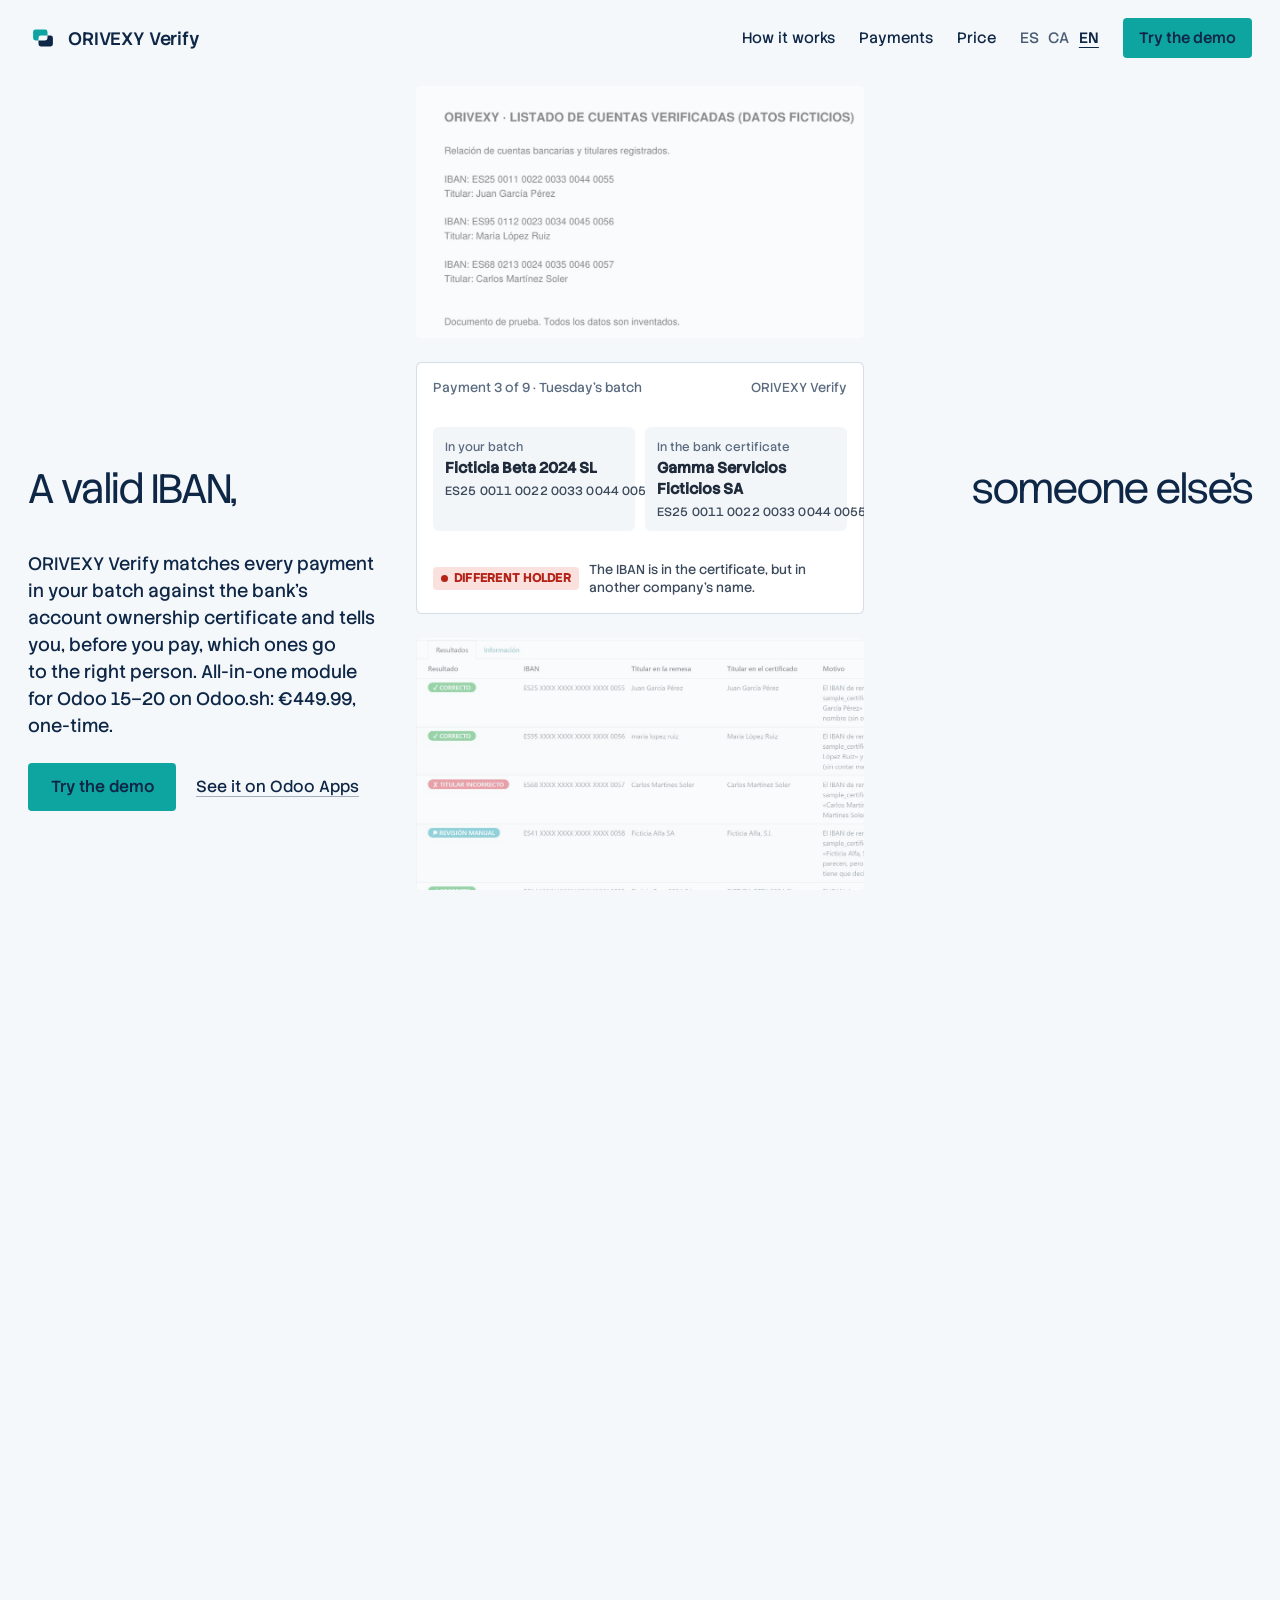
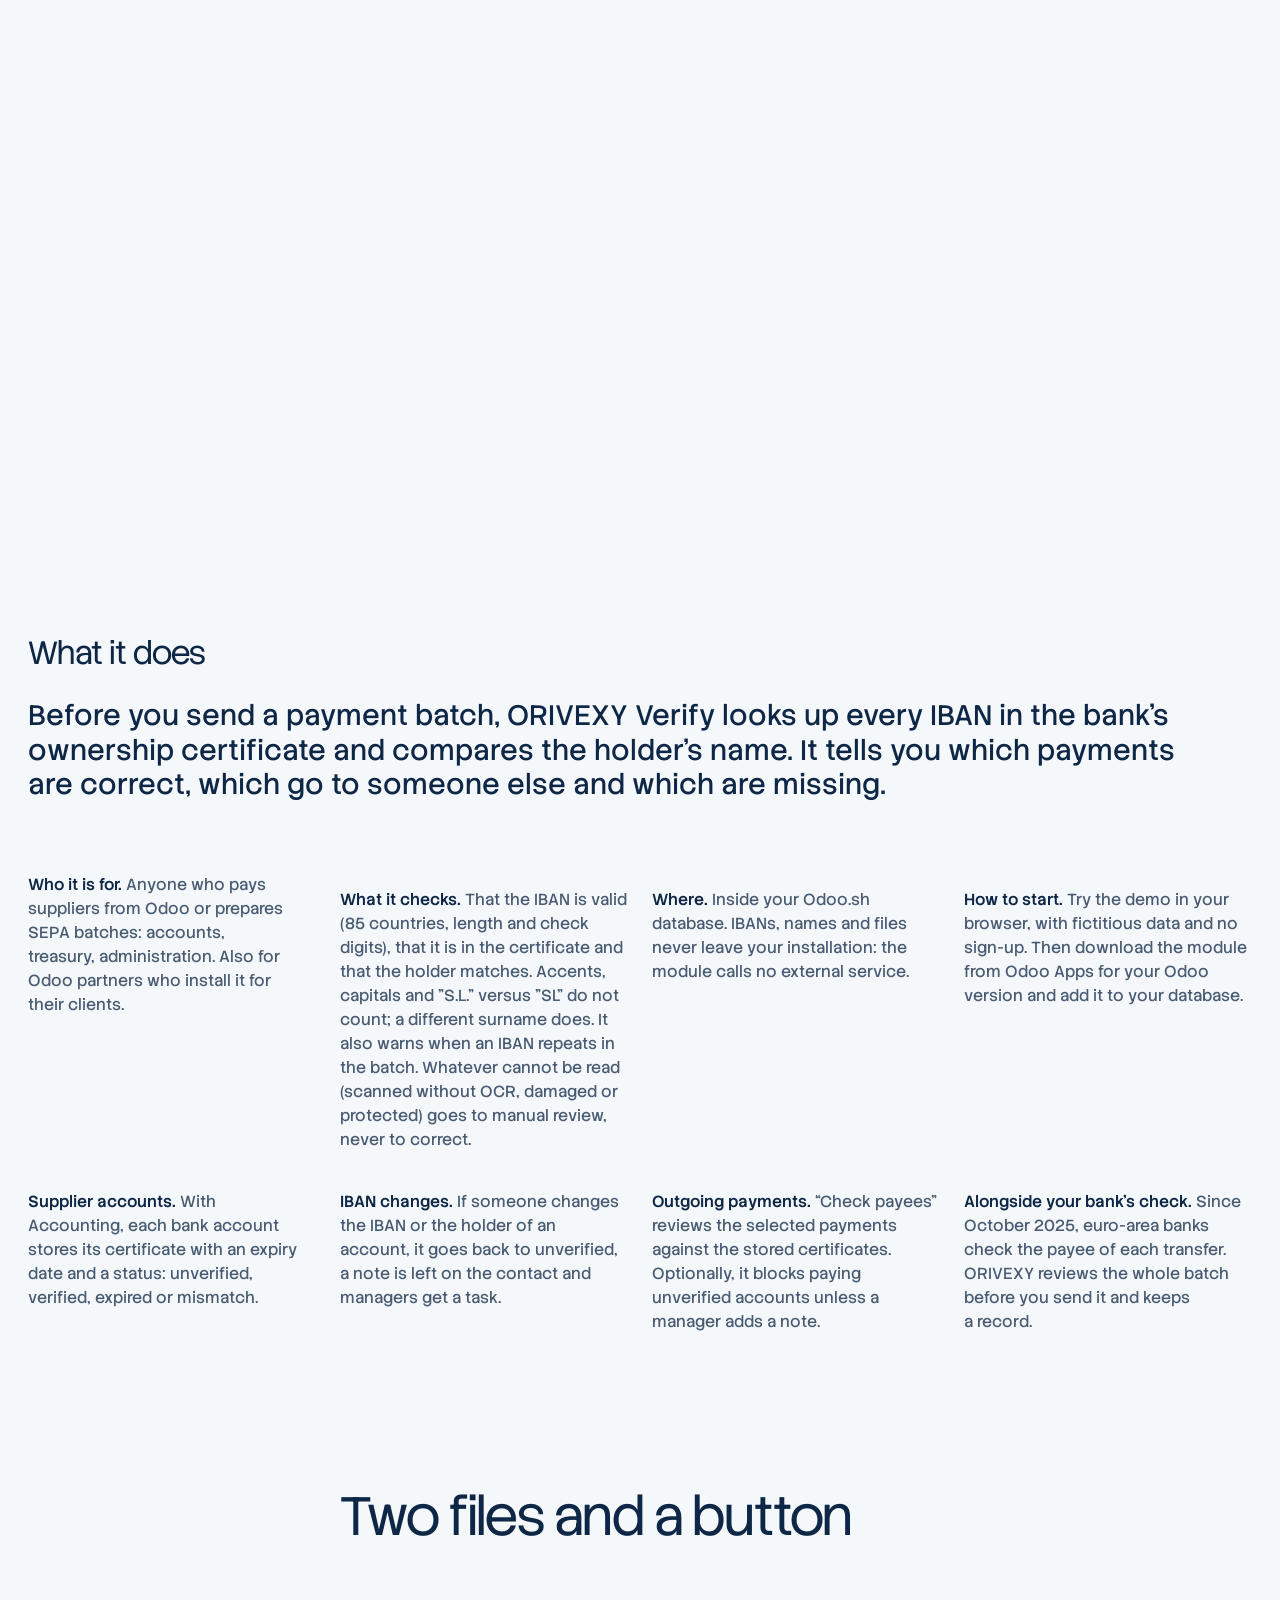
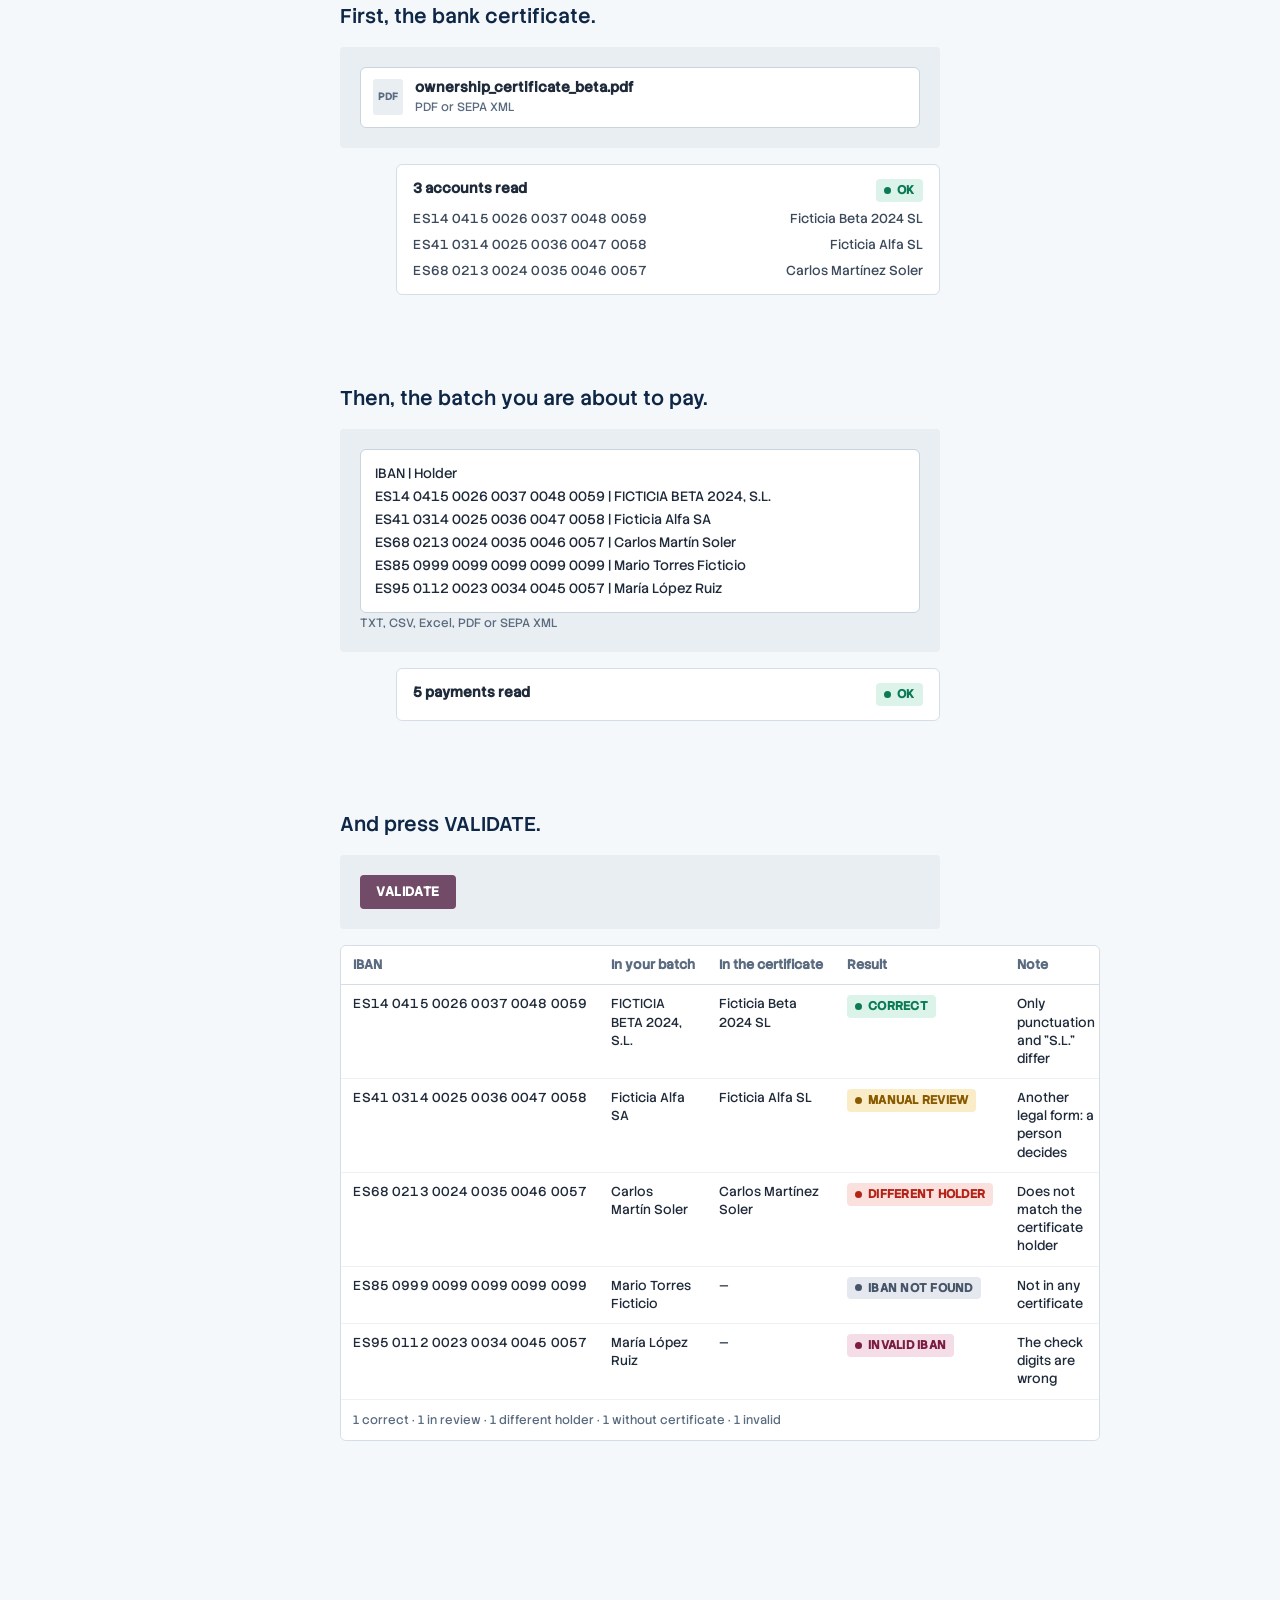
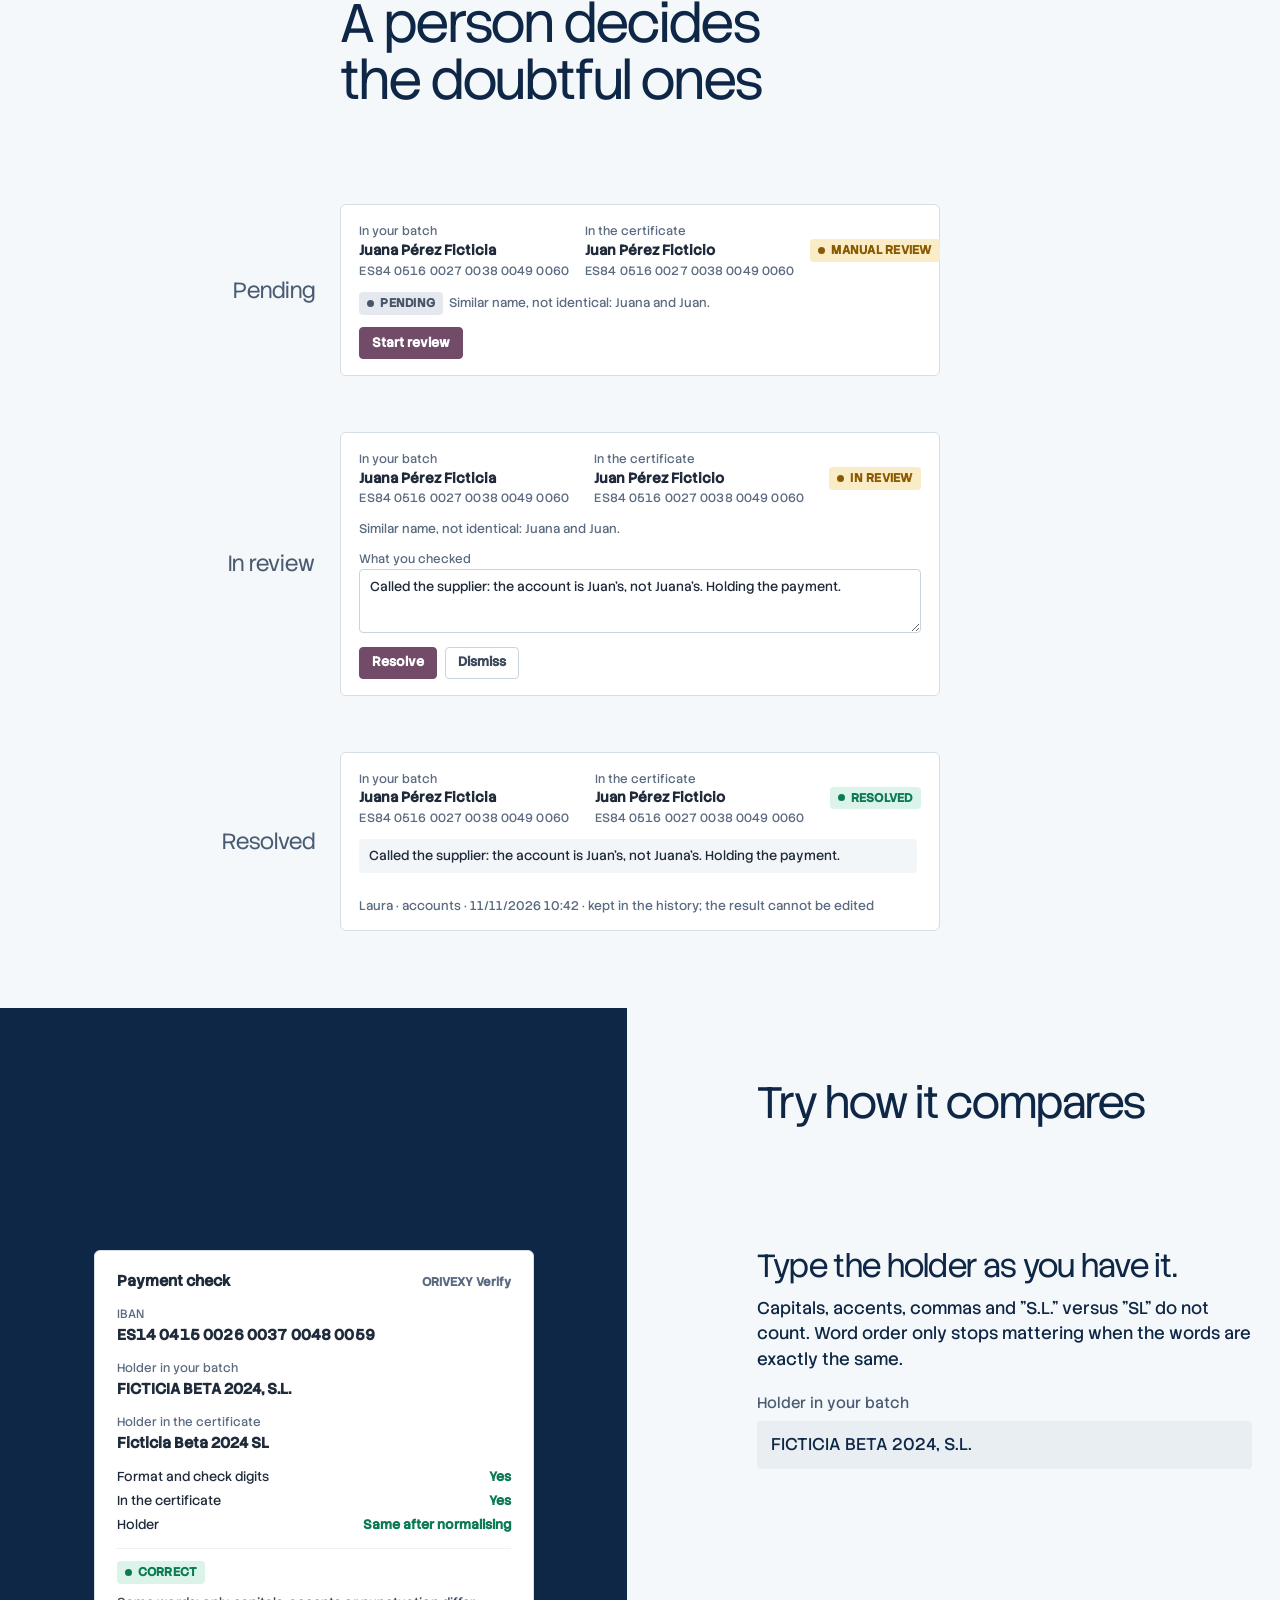
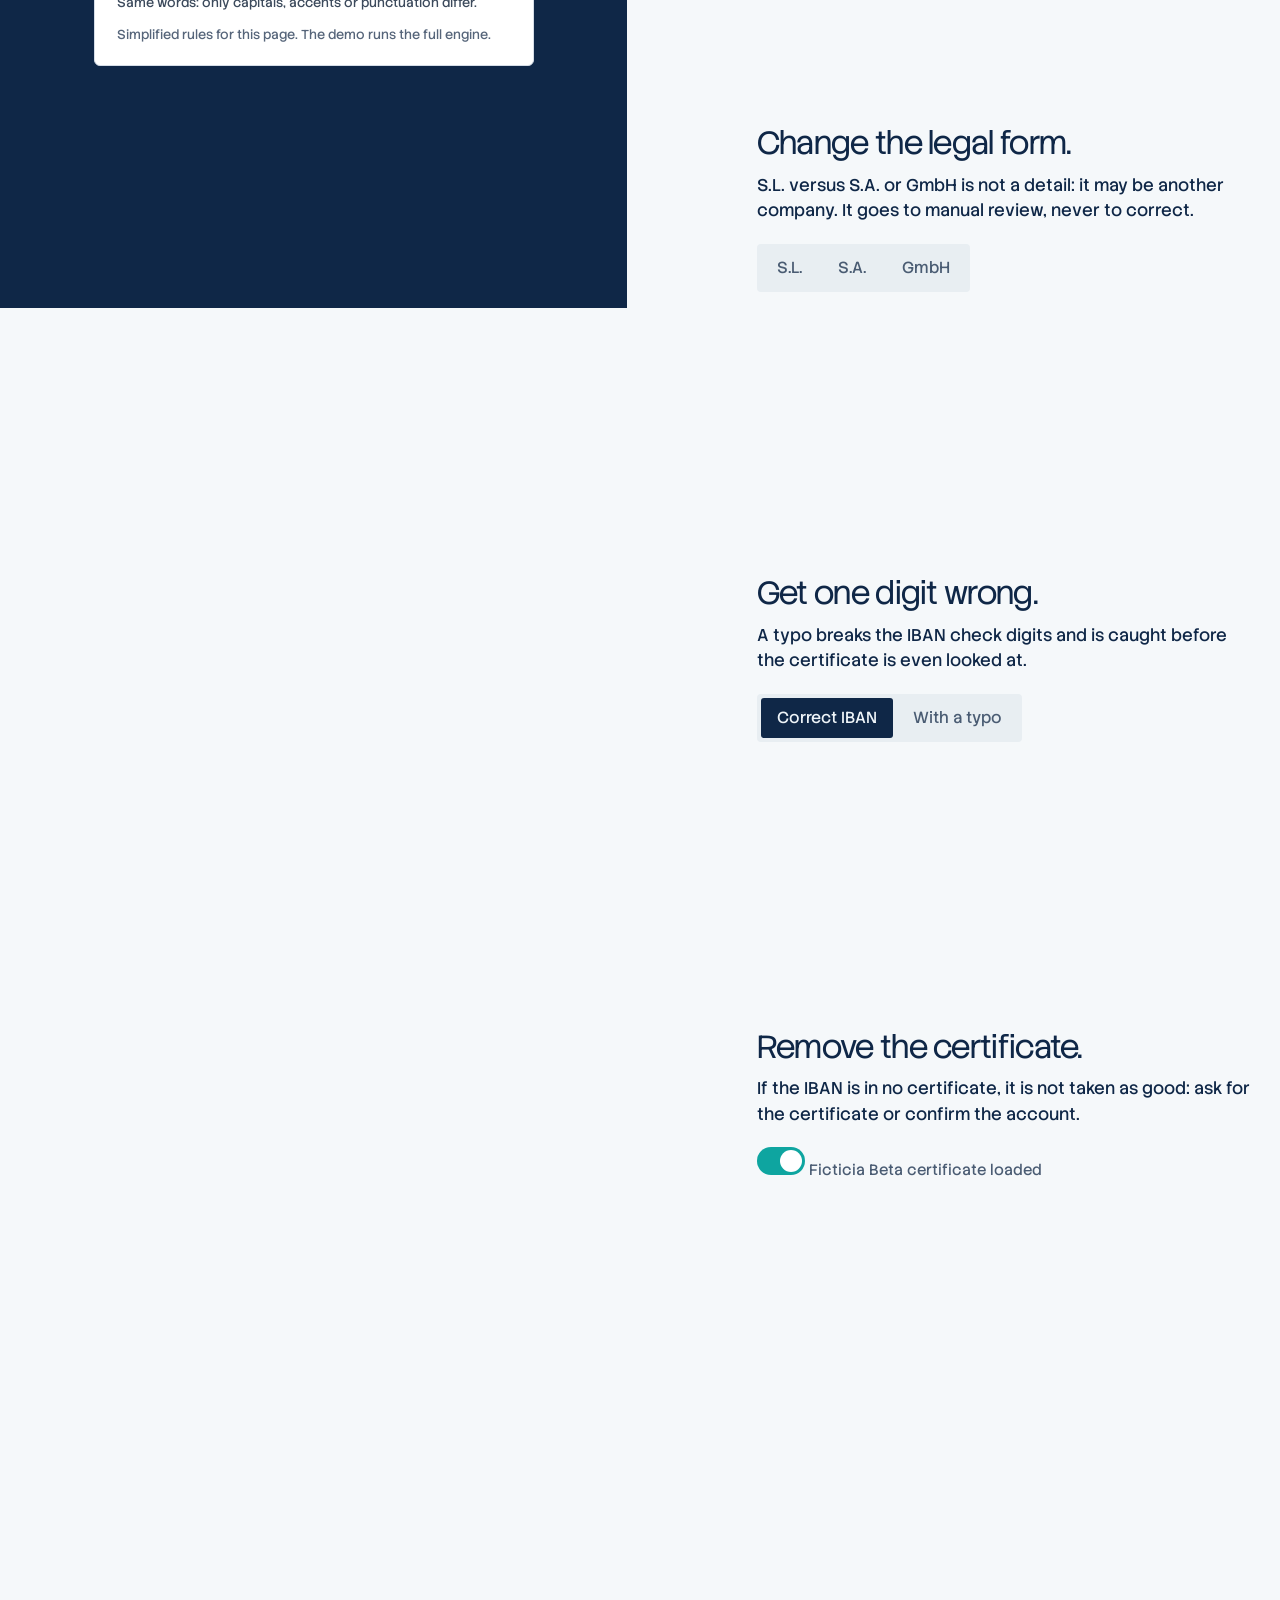
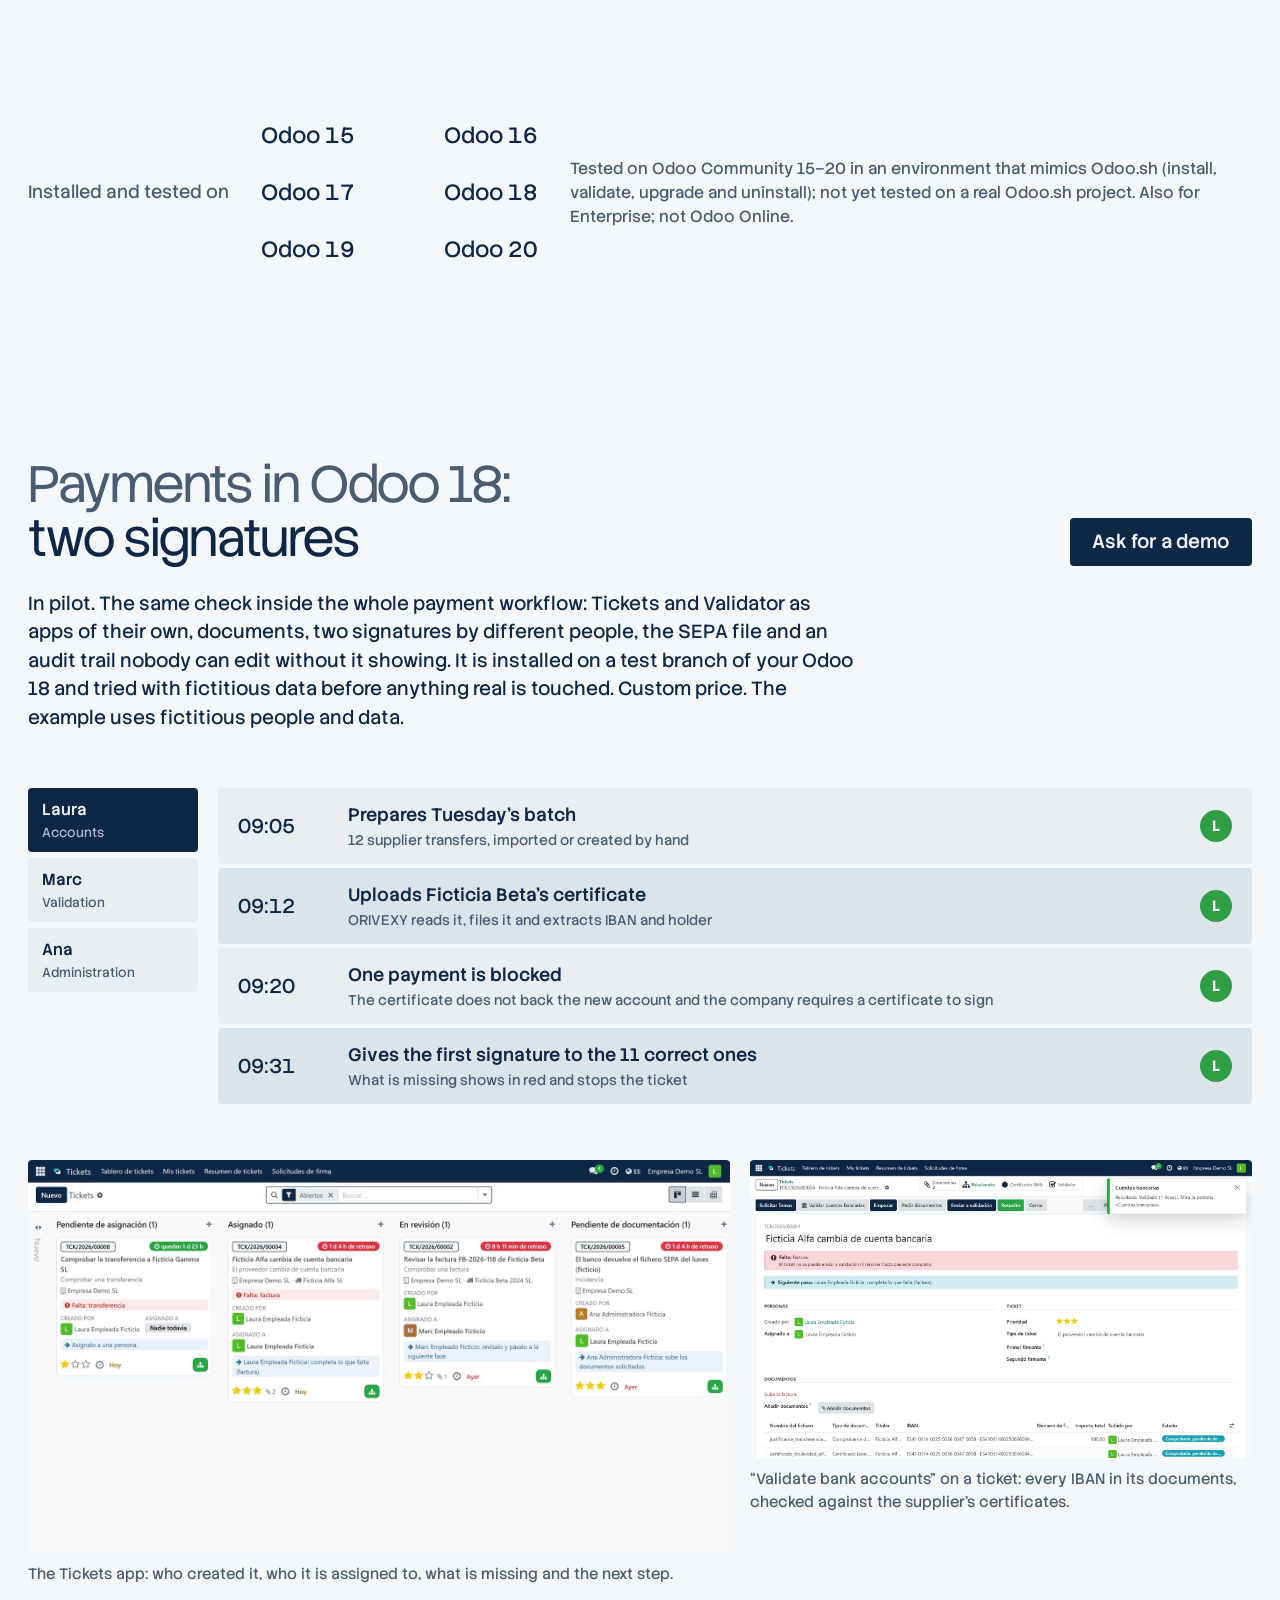
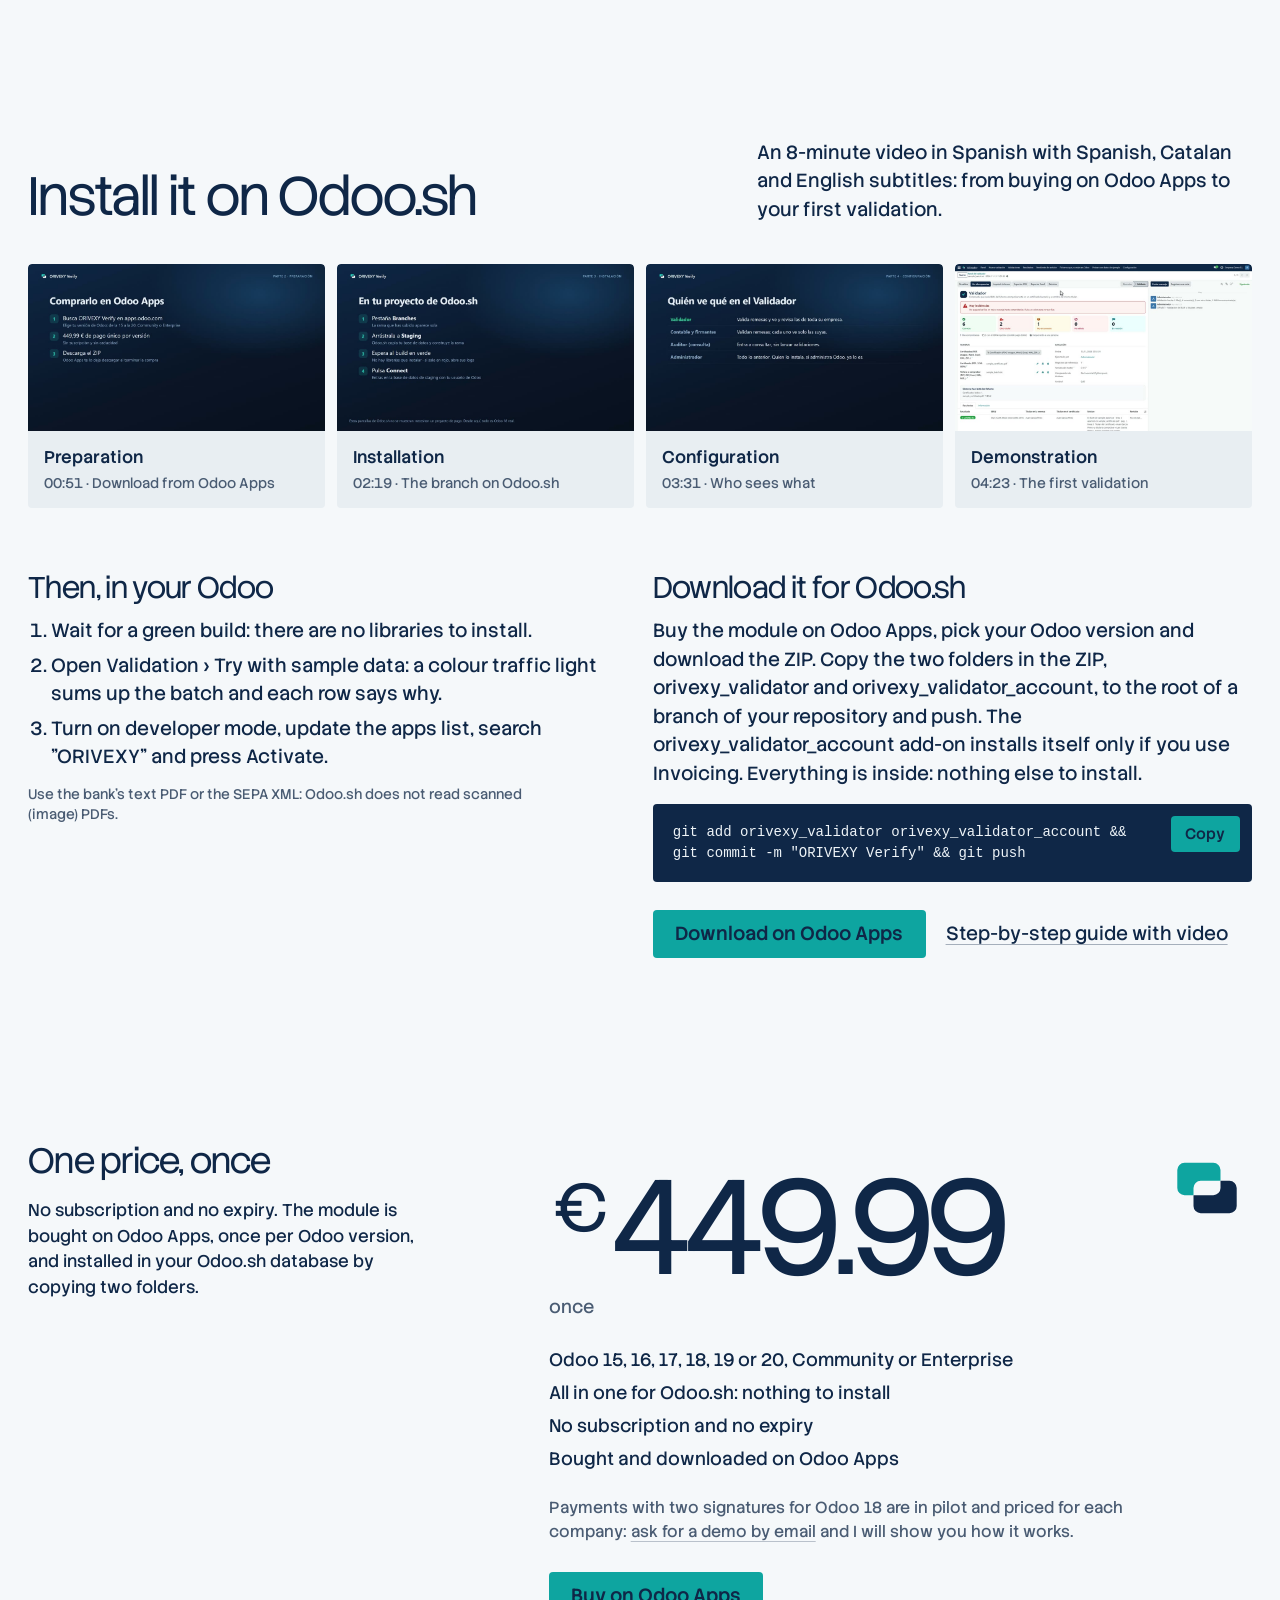
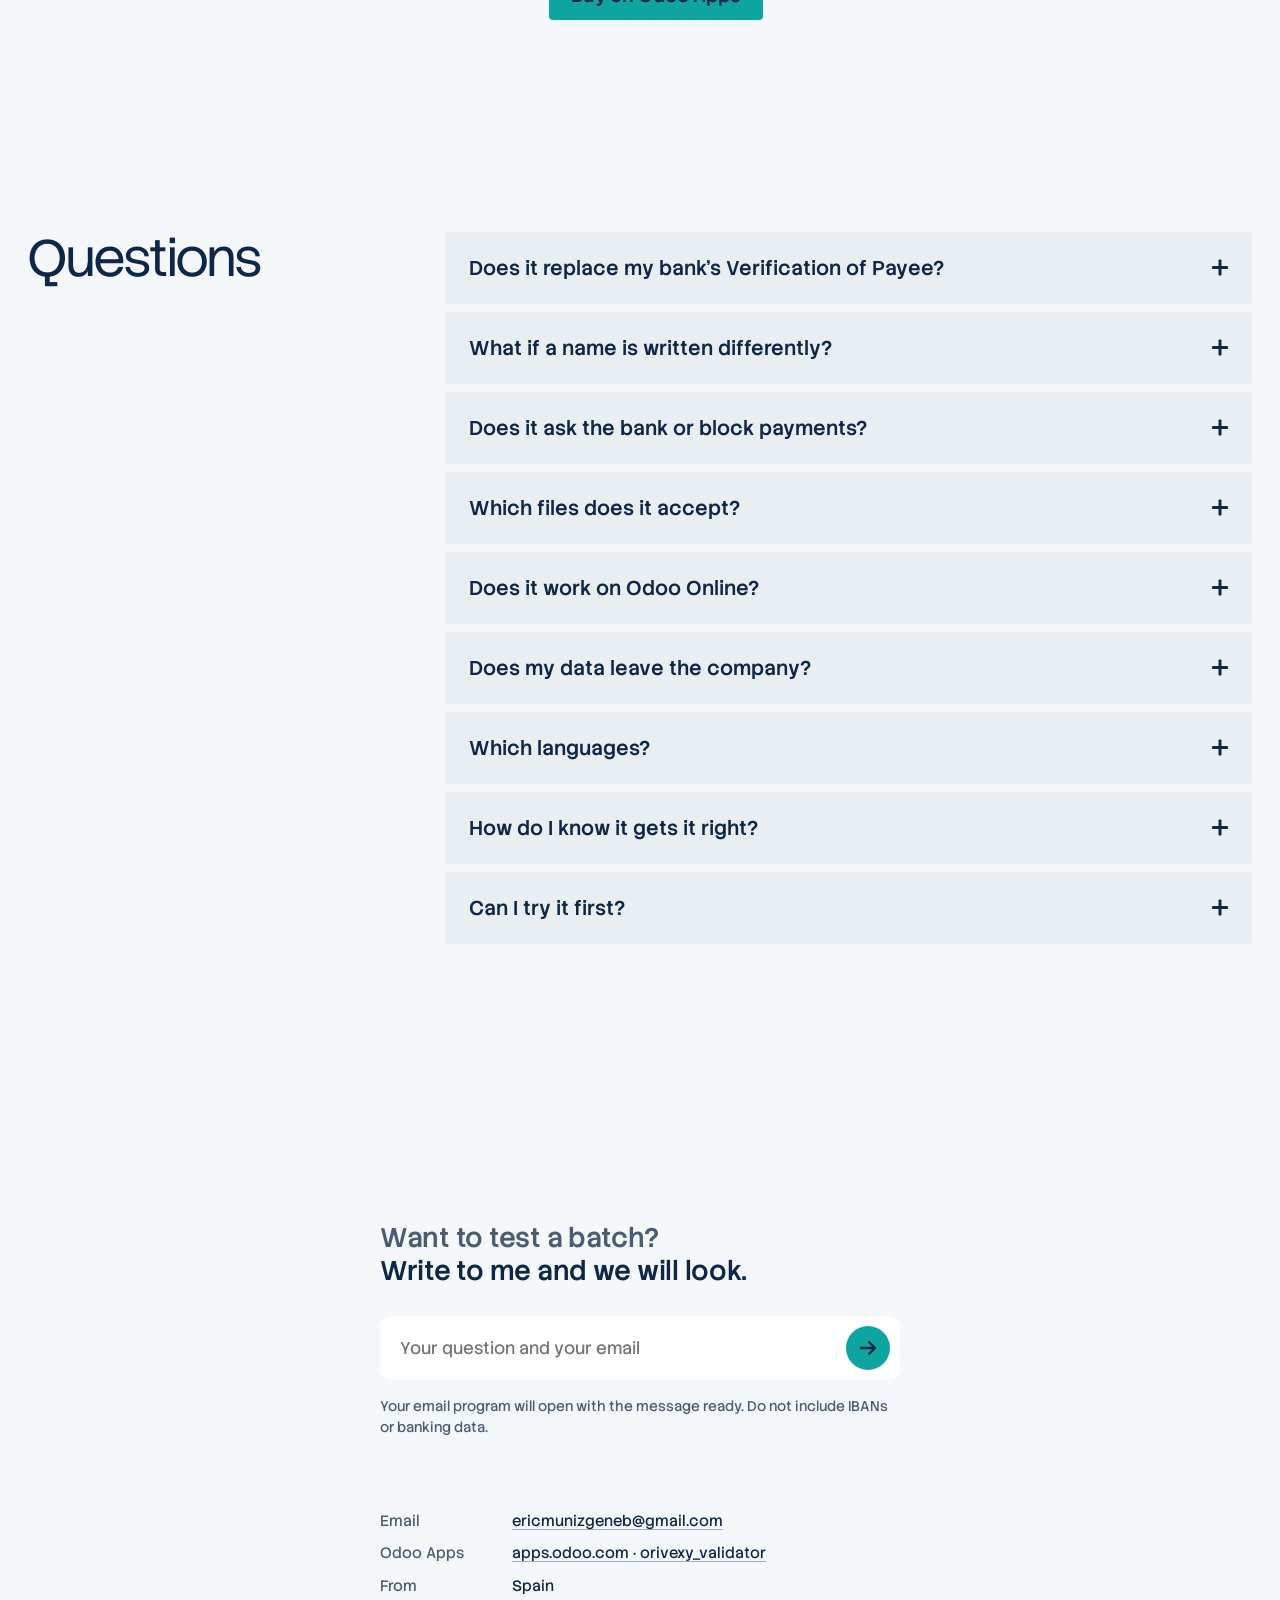
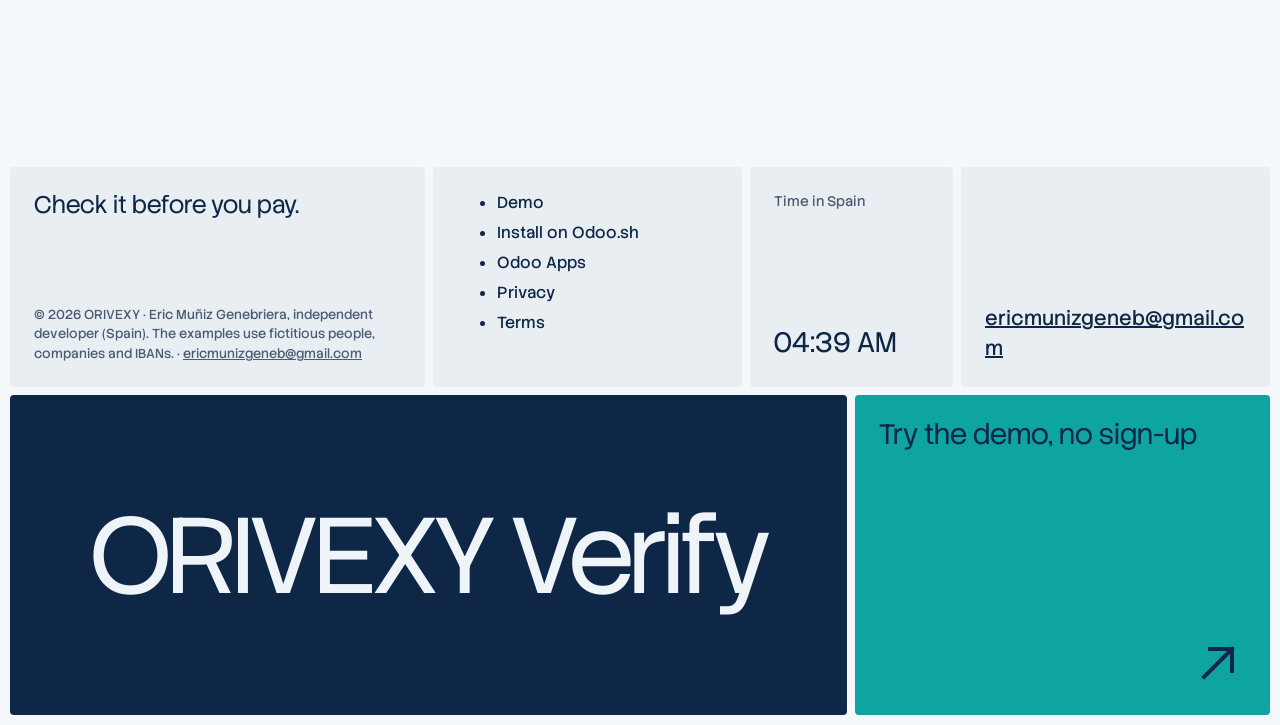
<file: index.html>
<!DOCTYPE html>
<html lang="en">
<head>
<meta charset="utf-8">
<meta name="viewport" content="width=device-width, initial-scale=1">
<title>ORIVEXY Verify · Check IBAN and account holder before you pay</title>
<meta name="description" content="Before you pay, ORIVEXY Verify matches every IBAN in your payment batch against the bank&#x27;s account ownership certificate and tells you which payments go to someone else. All-in-one module for Odoo 15–20 on Odoo.sh. €449.99 one-time. Fully local.">
<link rel="canonical" href="https://orivexy.github.io/">
<link rel="alternate" hreflang="en" href="https://orivexy.github.io/">
<link rel="alternate" hreflang="es" href="https://orivexy.github.io/es/">
<link rel="alternate" hreflang="ca" href="https://orivexy.github.io/ca/">
<link rel="alternate" hreflang="x-default" href="https://orivexy.github.io/">
<meta property="og:type" content="website">
<meta property="og:locale" content="en_GB">
<meta property="og:title" content="ORIVEXY Verify · Check IBAN and account holder before you pay">
<meta property="og:description" content="Before you pay, ORIVEXY Verify matches every IBAN in your payment batch against the bank&#x27;s account ownership certificate and tells you which payments go to someone else. All-in-one module for Odoo 15–20 on Odoo.sh. €449.99 one-time. Fully local.">
<meta property="og:image" content="https://orivexy.github.io/img/web-resultados-odoo.jpg">
<meta property="og:url" content="https://orivexy.github.io/">
<meta name="twitter:card" content="summary_large_image">
<meta name="theme-color" content="#0f2747">
<link rel="icon" href="img/web-simbolo.svg" type="image/svg+xml">
<link rel="preload" href="assets/fonts/stack-sans-text-latin.woff2" as="font" type="font/woff2" crossorigin>
<link rel="preload" href="assets/fonts/stack-sans-headline-latin.woff2" as="font" type="font/woff2" crossorigin>
<link rel="stylesheet" href="assets/web.css?v=7beab6a9">
<script>document.documentElement.classList.add('js')</script>
<script type="application/ld+json">{"@context": "https://schema.org", "@type": "SoftwareApplication", "name": "ORIVEXY Verify", "applicationCategory": "BusinessApplication", "operatingSystem": "Odoo 15–20 (Odoo.sh, Community, Enterprise)", "description": "Before you pay, ORIVEXY Verify matches every IBAN in your payment batch against the bank's account ownership certificate and tells you which payments go to someone else. All-in-one module for Odoo 15–20 on Odoo.sh. €449.99 one-time. Fully local.", "inLanguage": "en", "url": "https://orivexy.github.io/", "image": "https://orivexy.github.io/img/web-resultados-odoo.jpg", "author": {"@type": "Person", "name": "Eric Muñiz Genebriera"}, "offers": {"@type": "Offer", "price": "449.99", "priceCurrency": "EUR", "url": "https://apps.odoo.com/apps/modules/18.0/orivexy_validator", "availability": "https://schema.org/InStock"}}</script>
</head>
<body>
<main>
<section class="hero" aria-labelledby="titulo">
  <div class="hero__stage">
    <header class="top">
      <a class="brand" href="./"><img src="img/web-simbolo.svg" width="30" height="30" alt="">ORIVEXY Verify</a>
      <nav aria-label="How it works"><a class="link " href="#how">How it works</a><a class="link opt" href="#payments">Payments</a><a class="link opt2" href="#price">Price</a><span class="langs"><a href="es/" lang="es" hreflang="es">ES</a><a href="ca/" lang="ca" hreflang="ca">CA</a><a href="./" lang="en" hreflang="en" aria-current="page">EN</a></span><a class="button button--small" href="demo/">Try the demo</a></nav>
    </header>
    <div class="hero__body">
      <h1 class="hero__title" id="titulo"><span class="hero__a" data-rise>A valid IBAN,</span> <span class="hero__b" data-rise style="--d:2">someone else&#x27;s</span></h1>
      <div class="reel" role="group" aria-label="Four views of ORIVEXY Verify">
    <div class="reel__track">
    <div class="reel__frame is-far"><img src="img/web-reel-certificado.jpg" width="1008" height="567" alt="Fictitious account ownership certificate with three accounts"></div>
    <div class="reel__frame reel__frame--live" data-ui>
      <div class="ui-card result-frame">
        <div class="result-frame__top"><span>Payment 3 of 9 · Tuesday&#x27;s batch</span><span>ORIVEXY Verify</span></div>
        <div class="result-frame__pair">
          <div><span class="ui-label">In your batch</span><strong>Ficticia Beta 2024 SL</strong><span class="iban">ES25 0011 0022 0033 0044 0055</span></div>
          <div><span class="ui-label">In the bank certificate</span><strong>Gamma Servicios Ficticios SA</strong><span class="iban">ES25 0011 0022 0033 0044 0055</span></div>
        </div>
        <div class="result-frame__note"><span class="badge badge--other">DIFFERENT HOLDER</span><span>The IBAN is in the certificate, but in another company&#x27;s name.</span></div>
      </div>
    </div>
    <div class="reel__frame is-far"><img src="img/web-reel-odoo.jpg" width="1008" height="567" alt="Validation results in Odoo, with fictitious data"></div>
    <div class="reel__frame is-far"><video src="img/web-clip-validacion.mp4" poster="img/web-clip-validacion.jpg" muted loop playsinline preload="metadata" aria-label="A validation in Odoo, from the installation video"></video></div>
    </div>
  </div>
      <div class="hero__foot">
        <p class="hero__sub" data-rise style="--d:3">ORIVEXY Verify matches every payment in your batch against the bank&#x27;s account ownership certificate and tells you, before you pay, which ones go to the right person. All-in-one module for Odoo 15–20 on Odoo.sh: €449.99, one-time.</p>
        <div class="hero__actions" data-rise style="--d:4"><a class="button" href="demo/">Try the demo</a><a class="link" href="https://apps.odoo.com/apps/modules/18.0/orivexy_validator">See it on Odoo Apps</a></div>
      </div>
    </div>
  </div>
</section>

<section class="wrap section" aria-labelledby="intro-t">
  <h2 class="intro__title" id="intro-t" data-reveal>What it does</h2>
  <div class="grid">
    <p class="intro__lead" data-reveal style="--d:1">Before you send a payment batch, ORIVEXY Verify looks up every IBAN in the bank&#x27;s ownership certificate and compares the holder&#x27;s name. It tells you which payments are correct, which go to someone else and which are missing.</p>
    <div class="intro__cols"><p data-reveal style="--d:2"><b>Who it is for.</b> Anyone who pays suppliers from Odoo or prepares SEPA batches: accounts, treasury, administration. Also for Odoo partners who install it for their clients.</p><p data-reveal style="--d:3"><b>What it checks.</b> That the IBAN is valid (85 countries, length and check digits), that it is in the certificate and that the holder matches. Accents, capitals and &quot;S.L.&quot; versus &quot;SL&quot; do not count; a different surname does. It also warns when an IBAN repeats in the batch. Whatever cannot be read (scanned without OCR, damaged or protected) goes to manual review, never to correct.</p><p data-reveal style="--d:4"><b>Where.</b> Inside your Odoo.sh database. IBANs, names and files never leave your installation: the module calls no external service.</p><p data-reveal style="--d:5"><b>How to start.</b> Try the demo in your browser, with fictitious data and no sign-up. Then download the module from Odoo Apps for your Odoo version and add it to your database.</p><p data-reveal style="--d:6"><b>Supplier accounts.</b> With Accounting, each bank account stores its certificate with an expiry date and a status: unverified, verified, expired or mismatch.</p><p data-reveal style="--d:7"><b>IBAN changes.</b> If someone changes the IBAN or the holder of an account, it goes back to unverified, a note is left on the contact and managers get a task.</p><p data-reveal style="--d:8"><b>Outgoing payments.</b> “Check payees” reviews the selected payments against the stored certificates. Optionally, it blocks paying unverified accounts unless a manager adds a note.</p><p data-reveal style="--d:9"><b>Alongside your bank&#x27;s check.</b> Since October 2025, euro-area banks check the payee of each transfer. ORIVEXY reviews the whole batch before you send it and keeps a record.</p></div>
  </div>
</section>

<section class="wrap section how" id="how" aria-labelledby="how-t">
  <div class="how__inner">
    <h2 class="head how__title" id="how-t" data-reveal>Two files and a button</h2>
    <div class="how__step" data-reveal>
      <p class="how__say">First, the bank certificate.</p>
      <div class="how__call" data-ui><div class="file-chip"><span class="file-chip__icon">PDF</span><span><strong>ownership_certificate_beta.pdf</strong><br><span class="ui-label">PDF or SEPA XML</span></span></div></div>
      <div class="how__resp" data-ui><div class="ui-card read-list"><div class="read-list__head"><span>3 accounts read</span><span class="badge badge--ok">OK</span></div><div class="read-list__row"><span class="iban">ES14 0415 0026 0037 0048 0059</span><span>Ficticia Beta 2024 SL</span></div><div class="read-list__row"><span class="iban">ES41 0314 0025 0036 0047 0058</span><span>Ficticia Alfa SL</span></div><div class="read-list__row"><span class="iban">ES68 0213 0024 0035 0046 0057</span><span>Carlos Martínez Soler</span></div></div></div>
    </div>
    <div class="how__step" data-reveal>
      <p class="how__say">Then, the batch you are about to pay.</p>
      <div class="how__call" data-ui><pre class="batch-lines" aria-label="TXT, CSV, Excel, PDF or SEPA XML">IBAN | Holder
ES14 0415 0026 0037 0048 0059 | FICTICIA BETA 2024, S.L.
ES41 0314 0025 0036 0047 0058 | Ficticia Alfa SA
ES68 0213 0024 0035 0046 0057 | Carlos Martín Soler
ES85 0999 0099 0099 0099 0099 | Mario Torres Ficticio
ES95 0112 0023 0034 0045 0057 | María López Ruiz</pre><span class="ui-label">TXT, CSV, Excel, PDF or SEPA XML</span></div>
      <div class="how__resp" data-ui><div class="ui-card read-list"><div class="read-list__head"><span>5 payments read</span><span class="badge badge--ok">OK</span></div></div></div>
    </div>
    <div class="how__step how__step--wide" data-reveal>
      <p class="how__say">And press VALIDATE.</p>
      <div class="how__call" data-ui><span class="validate-btn">VALIDATE</span></div>
      <div class="how__resp" data-ui><div class="ui-card results"><table><thead><tr><th scope="col">IBAN</th><th scope="col">In your batch</th><th scope="col">In the certificate</th><th scope="col">Result</th><th scope="col">Note</th></tr></thead><tbody><tr><td class="iban">ES14 0415 0026 0037 0048 0059</td><td>FICTICIA BETA 2024, S.L.</td><td>Ficticia Beta 2024 SL</td><td><span class="badge badge--ok">CORRECT</span></td><td>Only punctuation and &quot;S.L.&quot; differ</td></tr><tr><td class="iban">ES41 0314 0025 0036 0047 0058</td><td>Ficticia Alfa SA</td><td>Ficticia Alfa SL</td><td><span class="badge badge--review">MANUAL REVIEW</span></td><td>Another legal form: a person decides</td></tr><tr><td class="iban">ES68 0213 0024 0035 0046 0057</td><td>Carlos Martín Soler</td><td>Carlos Martínez Soler</td><td><span class="badge badge--other">DIFFERENT HOLDER</span></td><td>Does not match the certificate holder</td></tr><tr><td class="iban">ES85 0999 0099 0099 0099 0099</td><td>Mario Torres Ficticio</td><td>—</td><td><span class="badge badge--missing">IBAN NOT FOUND</span></td><td>Not in any certificate</td></tr><tr><td class="iban">ES95 0112 0023 0034 0045 0057</td><td>María López Ruiz</td><td>—</td><td><span class="badge badge--invalid">INVALID IBAN</span></td><td>The check digits are wrong</td></tr></tbody></table><div class="results__counts ui-label">1 correct · 1 in review · 1 different holder · 1 without certificate · 1 invalid</div></div></div>
    </div>
  </div>
</section>

<section class="wrap section grid" aria-labelledby="states-t">
  <h2 class="head states__title" id="states-t" data-reveal>A person decides the doubtful ones</h2>
  
    <div class="states__row" data-reveal>
      <p class="states__word">Pending</p>
      <div class="states__copy" data-ui><div class="ui-card review-row">
        <div class="review-row__main"><div><span class="ui-label">In your batch</span><strong>Juana Pérez Ficticia</strong><span class="iban ui-label">ES84 0516 0027 0038 0049 0060</span></div><div><span class="ui-label">In the certificate</span><strong>Juan Pérez Ficticio</strong><span class="iban ui-label">ES84 0516 0027 0038 0049 0060</span></div><span><span class="badge badge--review">MANUAL REVIEW</span></span></div>
        <p class="review-row__log"><span class="badge badge--missing">PENDING</span> &nbsp;Similar name, not identical: Juana and Juan.</p>
        <div class="review-row__actions"><span class="ui-btn" aria-hidden="true">Start review</span></div>
      </div></div>
    </div>
    <div class="states__row" data-reveal data-review-live>
      <p class="states__word">In review</p>
      <div class="states__copy" data-ui><div class="ui-card review-row">
        <div class="review-row__main"><div><span class="ui-label">In your batch</span><strong>Juana Pérez Ficticia</strong><span class="iban ui-label">ES84 0516 0027 0038 0049 0060</span></div><div><span class="ui-label">In the certificate</span><strong>Juan Pérez Ficticio</strong><span class="iban ui-label">ES84 0516 0027 0038 0049 0060</span></div><span data-review-status class="badge badge--review">IN REVIEW</span></div>
        <p class="review-row__log">Similar name, not identical: Juana and Juan.</p>
        <div data-review-actions>
          <label class="ui-label" for="review-note">What you checked</label>
          <textarea id="review-note" rows="2">Called the supplier: the account is Juan&#x27;s, not Juana&#x27;s. Holding the payment.</textarea>
          <div class="review-row__actions" style="margin-top:8px"><button type="button" class="ui-btn" data-resolve>Resolve</button><button type="button" class="ui-btn ui-btn--ghost">Dismiss</button><span class="review-row__log" data-review-msg role="status"></span></div>
        </div>
      </div></div>
    </div>
    <div class="states__row" data-reveal id="review-done">
      <p class="states__word">Resolved</p>
      <div class="states__copy" data-ui><div class="ui-card review-row">
        <div class="review-row__main"><div><span class="ui-label">In your batch</span><strong>Juana Pérez Ficticia</strong><span class="iban ui-label">ES84 0516 0027 0038 0049 0060</span></div><div><span class="ui-label">In the certificate</span><strong>Juan Pérez Ficticio</strong><span class="iban ui-label">ES84 0516 0027 0038 0049 0060</span></div><span><span class="badge badge--ok">RESOLVED</span></span></div>
        <p class="review-row__note">Called the supplier: the account is Juan&#x27;s, not Juana&#x27;s. Holding the payment.</p>
        <p class="review-row__log">Laura · accounts · 11/11/2026 10:42 · kept in the history; the result cannot be edited</p>
      </div></div>
    </div>
</section>

<section class="wrap lab" data-lab aria-labelledby="lab-t">
  <h2 class="lab__title" id="lab-t" data-reveal>Try how it compares</h2>
  <div class="lab__field"><div class="ui-card check" data-ui aria-live="polite">
        <div class="check__head"><span>Payment check</span><span class="ui-label">ORIVEXY Verify</span></div>
        <div class="check__row"><span class="ui-label">IBAN</span><strong class="iban" data-out="iban">ES14 0415 0026 0037 0048 0059</strong></div>
        <div class="check__row"><span class="ui-label">Holder in your batch</span><strong data-out="mine">FICTICIA BETA 2024, S.L.</strong></div>
        <div class="check__row"><span class="ui-label">Holder in the certificate</span><strong data-out="cert">Ficticia Beta 2024 SL</strong></div>
        <ul class="check__list">
          <li><span>Format and check digits</span><span data-out="c-format" class="yes">Yes</span></li>
          <li><span>In the certificate</span><span data-out="c-in" class="yes">Yes</span></li>
          <li><span>Holder</span><span data-out="c-holder" class="yes">Same after normalising</span></li>
        </ul>
        <div class="check__verdict"><span data-out="badge" class="badge badge--ok">CORRECT</span><span class="check__why" data-out="why">Same words: only capitals, accents or punctuation differ.</span></div>
        <p class="check__foot">Simplified rules for this page. The demo runs the full engine.</p>
      </div></div>
  <div class="lab__text">
    <div class="lab__block" data-reveal><h3>Type the holder as you have it.</h3><p>Capitals, accents, commas and &quot;S.L.&quot; versus &quot;SL&quot; do not count. Word order only stops mattering when the words are exactly the same.</p><div class="lab__control"><label for="lab-holder">Holder in your batch</label><input class="field" id="lab-holder" value="FICTICIA BETA 2024, S.L." autocomplete="off" spellcheck="false"></div></div><div class="lab__block" data-reveal><h3>Change the legal form.</h3><p>S.L. versus S.A. or GmbH is not a detail: it may be another company. It goes to manual review, never to correct.</p><div class="lab__control"><div class="seg" role="group" aria-label="Change the legal form."><button type="button" data-legal="S.L." aria-pressed="false">S.L.</button><button type="button" data-legal="S.A." aria-pressed="false">S.A.</button><button type="button" data-legal="GmbH" aria-pressed="false">GmbH</button></div></div></div><div class="lab__block" data-reveal><h3>Get one digit wrong.</h3><p>A typo breaks the IBAN check digits and is caught before the certificate is even looked at.</p><div class="lab__control"><div class="seg" role="group" aria-label="Get one digit wrong."><button type="button" data-typo="0" aria-pressed="true">Correct IBAN</button><button type="button" data-typo="1" aria-pressed="false">With a typo</button></div></div></div><div class="lab__block" data-reveal><h3>Remove the certificate.</h3><p>If the IBAN is in no certificate, it is not taken as good: ask for the certificate or confirm the account.</p><div class="lab__control"><label class="switch"><input type="checkbox" id="lab-cert" checked> Ficticia Beta certificate loaded</label></div></div>
  </div>
</section>

<section class="wrap proof" aria-labelledby="proof-t">
  <h2 id="proof-t">Installed and tested on</h2>
  <ul><li><a class="link" href="https://apps.odoo.com/apps/modules/15.0/orivexy_validator">Odoo 15</a></li><li><a class="link" href="https://apps.odoo.com/apps/modules/16.0/orivexy_validator">Odoo 16</a></li><li><a class="link" href="https://apps.odoo.com/apps/modules/17.0/orivexy_validator">Odoo 17</a></li><li><a class="link" href="https://apps.odoo.com/apps/modules/18.0/orivexy_validator">Odoo 18</a></li><li><a class="link" href="https://apps.odoo.com/apps/modules/19.0/orivexy_validator">Odoo 19</a></li><li><a class="link" href="https://apps.odoo.com/apps/modules/20.0/orivexy_validator">Odoo 20</a></li></ul>
  <p class="proof__note">Tested on Odoo Community 15–20 in an environment that mimics Odoo.sh (install, validate, upgrade and uninstall); not yet tested on a real Odoo.sh project. Also for Enterprise; not Odoo Online.</p>
</section>

<section class="wrap section" id="payments" aria-labelledby="pay-t">
  <div class="pay__head">
    <h2 class="pay__title" id="pay-t" data-reveal><span class="soft">Payments in Odoo 18:</span><span>two signatures</span></h2>
    <a class="button button--ink" href="mailto:ericmunizgeneb@gmail.com?subject=Ask%20for%20a%20demo%20%C2%B7%20ORIVEXY%20Verify" data-reveal>Ask for a demo</a>
  </div>
  <p class="pay__intro" data-reveal>In pilot. The same check inside the whole payment workflow: Tickets and Validator as apps of their own, documents, two signatures by different people, the SEPA file and an audit trail nobody can edit without it showing. It is installed on a test branch of your Odoo 18 and tried with fictitious data before anything real is touched. Custom price. The example uses fictitious people and data.</p>
  <div class="pay__body">
    <div class="pay__tabs" role="tablist" aria-label="two signatures" aria-orientation="vertical"><button class="pay__tab" role="tab" id="tab-l" aria-controls="panel-l" aria-selected="true" tabindex="0"><b>Laura</b><span>Accounts</span></button><button class="pay__tab" role="tab" id="tab-m" aria-controls="panel-m" aria-selected="false" tabindex="-1"><b>Marc</b><span>Validation</span></button><button class="pay__tab" role="tab" id="tab-a" aria-controls="panel-a" aria-selected="false" tabindex="-1"><b>Ana</b><span>Administration</span></button></div>
    <div><ol class="pay__bands" role="tabpanel" id="panel-l" aria-labelledby="tab-l"><li class="pay__band"><span class="pay__time">09:05</span><span class="pay__what"><b>Prepares Tuesday&#x27;s batch</b><span>12 supplier transfers, imported or created by hand</span></span><span class="avatar avatar--l" aria-hidden="true">L</span></li><li class="pay__band"><span class="pay__time">09:12</span><span class="pay__what"><b>Uploads Ficticia Beta&#x27;s certificate</b><span>ORIVEXY reads it, files it and extracts IBAN and holder</span></span><span class="avatar avatar--l" aria-hidden="true">L</span></li><li class="pay__band"><span class="pay__time">09:20</span><span class="pay__what"><b>One payment is blocked</b><span>The certificate does not back the new account and the company requires a certificate to sign</span></span><span class="avatar avatar--l" aria-hidden="true">L</span></li><li class="pay__band"><span class="pay__time">09:31</span><span class="pay__what"><b>Gives the first signature to the 11 correct ones</b><span>What is missing shows in red and stops the ticket</span></span><span class="avatar avatar--l" aria-hidden="true">L</span></li></ol><ol class="pay__bands" role="tabpanel" id="panel-m" aria-labelledby="tab-m" hidden><li class="pay__band"><span class="pay__time">10:02</span><span class="pay__what"><b>Opens the blocked payment&#x27;s ticket</b><span>The green button gathers the supplier&#x27;s documents, tickets and validations</span></span><span class="avatar avatar--m" aria-hidden="true">M</span></li><li class="pay__band"><span class="pay__time">10:10</span><span class="pay__what"><b>Rejects the account change</b><span>An email asked to pay into another bank; the reason is recorded</span></span><span class="avatar avatar--m" aria-hidden="true">M</span></li><li class="pay__band"><span class="pay__time">10:15</span><span class="pay__what"><b>Validates Ficticia Beta&#x27;s certificate</b><span>Only a validator or an administrator can validate or reject documents</span></span><span class="avatar avatar--m" aria-hidden="true">M</span></li></ol><ol class="pay__bands" role="tabpanel" id="panel-a" aria-labelledby="tab-a" hidden><li class="pay__band"><span class="pay__time">11:40</span><span class="pay__what"><b>Gives the second signature</b><span>It must be someone else: whoever signed first cannot sign twice</span></span><span class="avatar avatar--a" aria-hidden="true">A</span></li><li class="pay__band"><span class="pay__time">11:45</span><span class="pay__what"><b>Generates the SEPA file</b><span>Only with what was approved; if someone changes an amount, the signatures stop counting</span></span><span class="avatar avatar--a" aria-hidden="true">A</span></li><li class="pay__band"><span class="pay__time">12:00</span><span class="pay__what"><b>Reviews the audit trail</b><span>Who did what and when, before and after; nobody can edit it without it showing</span></span><span class="avatar avatar--a" aria-hidden="true">A</span></li></ol></div>
  </div>
  <div class="pay__shots">
    <figure data-reveal><img src="img/web-pagos-tablero.jpg" width="1600" height="894" loading="lazy" alt="Payment ticket board in Odoo, with fictitious data"><figcaption>The Tickets app: who created it, who it is assigned to, what is missing and the next step.</figcaption></figure>
    <figure data-reveal style="--d:1"><img src="img/web-pagos-relacionado.jpg" width="1600" height="950" loading="lazy" alt="Ticket with the result of “Validate bank accounts”, with fictitious data"><figcaption>“Validate bank accounts” on a ticket: every IBAN in its documents, checked against the supplier&#x27;s certificates.</figcaption></figure>
  </div>
</section>

<section class="wrap section" aria-labelledby="inst-t">
  <div class="inst__head">
    <h2 class="head" id="inst-t" data-reveal>Install it on Odoo.sh</h2>
    <p data-reveal style="--d:1">An 8-minute video in Spanish with Spanish, Catalan and English subtitles: from buying on Odoo Apps to your first validation.</p>
  </div>
  <div class="inst__tiles"><a class="inst__tile" href="odoo-sh/" data-reveal style="--d:0"><div class="inst__pic"><img src="img/web-instalar-1.jpg" width="960" height="540" loading="lazy" alt="Still from the installation video: Preparation · Download from Odoo Apps"></div><div class="inst__strip"><b>Preparation</b><span>00:51 · Download from Odoo Apps</span></div></a><a class="inst__tile" href="odoo-sh/" data-reveal style="--d:1"><div class="inst__pic"><img src="img/web-instalar-2.jpg" width="960" height="540" loading="lazy" alt="Still from the installation video: Installation · The branch on Odoo.sh"></div><div class="inst__strip"><b>Installation</b><span>02:19 · The branch on Odoo.sh</span></div></a><a class="inst__tile" href="odoo-sh/" data-reveal style="--d:2"><div class="inst__pic"><img src="img/web-instalar-3.jpg" width="960" height="540" loading="lazy" alt="Still from the installation video: Configuration · Who sees what"></div><div class="inst__strip"><b>Configuration</b><span>03:31 · Who sees what</span></div></a><a class="inst__tile" href="odoo-sh/" data-reveal style="--d:3"><div class="inst__pic"><img src="img/web-instalar-4.jpg" width="960" height="540" loading="lazy" alt="Still from the installation video: Demonstration · The first validation"></div><div class="inst__strip"><b>Demonstration</b><span>04:23 · The first validation</span></div></a></div>
  <div class="inst__more">
    <div data-reveal><h3>Then, in your Odoo</h3><ol><li>Wait for a green build: there are no libraries to install.</li><li>Open Validation › Try with sample data: a colour traffic light sums up the batch and each row says why.</li><li>Turn on developer mode, update the apps list, search &quot;ORIVEXY&quot; and press Activate.</li></ol><p class="small muted" style="margin-top:12px">Use the bank&#x27;s text PDF or the SEPA XML: Odoo.sh does not read scanned (image) PDFs.</p></div>
    <div data-reveal style="--d:1"><h3>Download it for Odoo.sh</h3><p>Buy the module on Odoo Apps, pick your Odoo version and download the ZIP. Copy the two folders in the ZIP, orivexy_validator and orivexy_validator_account, to the root of a branch of your repository and push. The orivexy_validator_account add-on installs itself only if you use Invoicing. Everything is inside: nothing else to install.</p>
      <div class="code"><pre><code id="cmd">git add orivexy_validator orivexy_validator_account && git commit -m "ORIVEXY Verify" && git push</code></pre><button type="button" data-copy="cmd">Copy</button></div>
      <div class="price__actions"><a class="button" href="https://apps.odoo.com/apps/modules/18.0/orivexy_validator">Download on Odoo Apps</a><a class="link" href="odoo-sh/">Step-by-step guide with video</a></div></div>
  </div>
</section>

<section class="wrap price" id="price" aria-labelledby="price-t">
  <div class="price__text">
    <h2 id="price-t">One price, once</h2>
    <p>No subscription and no expiry. The module is bought on Odoo Apps, once per Odoo version, and installed in your Odoo.sh database by copying two folders.</p>
  </div>
  <div class="price__fig">
    <p class="price__num nums"><span class="price__cur">€</span><span>449.99</span><span class="price__per">once</span></p>
    <img class="price__mark" src="img/web-simbolo.svg" width="100" height="100" alt="">
    <ul class="price__list"><li>Odoo 15, 16, 17, 18, 19 or 20, Community or Enterprise</li><li>All in one for Odoo.sh: nothing to install</li><li>No subscription and no expiry</li><li>Bought and downloaded on Odoo Apps</li></ul>
    <p class="price__alt">Payments with two signatures for Odoo 18 are in pilot and priced for each company: <a class="link" href="mailto:ericmunizgeneb@gmail.com?subject=ORIVEXY%20Verify%20two-signature%20payments">ask for a demo by email</a> and I will show you how it works.</p>
    <div class="price__actions"><a class="button" href="https://apps.odoo.com/apps/modules/18.0/orivexy_validator">Buy on Odoo Apps</a></div>
  </div>
</section>

<section class="wrap section faq" aria-labelledby="faq-t">
  <h2 class="faq__title" id="faq-t">Questions</h2>
  <div class="faq__list"><details name="faq"><summary>Does it replace my bank&#x27;s Verification of Payee?</summary><p>No, it complements it. Since 9 October 2025 euro-area banks must check name and IBAN on euro transfers, but for batch payments a business may opt out of that check. ORIVEXY checks the whole batch before you send it, against the ownership certificate issued by your supplier&#x27;s bank, and keeps a record of what was checked and who decided.</p></details><details name="faq"><summary>What if a name is written differently?</summary><p>Accents, capitals, punctuation and &quot;S.L.&quot; versus &quot;SL&quot; do not count. Word order is ignored only when exactly the same words appear. A different or missing surname is flagged, and doubtful cases go to manual review.</p></details><details name="faq"><summary>Does it ask the bank or block payments?</summary><p>It does not query the bank: it compares your batch with the certificate you provide. It does not prove that an account exists or is active, nor that the certificate is genuine. The validator does not block payments: it tells you which ones to review. If you use Invoicing, the add-on can stop payments to unverified accounts from being confirmed; it is off by default.</p></details><details name="faq"><summary>Which files does it accept?</summary><p>PDF, XML (including SEPA pain.001 and pain.008), XLSX, DOCX, CSV, TXT, JSON, ZIP and JPG, JPEG, PNG and WEBP images, for both certificates and the file to check. Images and scanned PDFs need OCR on the server; without it, use the bank&#x27;s text PDF or the SEPA XML. The file to check can be up to 16 MB and each certificate up to 64 MB; batches of more than 2,000 rows are validated in the background. In Odoo, results export to PDF, CSV and Excel with IBANs masked.</p></details><details name="faq"><summary>Does it work on Odoo Online?</summary><p>No: Odoo Online does not accept custom modules. It is made for Odoo.sh, with Odoo 15, 16, 17, 18, 19 or 20, Community or Enterprise.</p></details><details name="faq"><summary>Does my data leave the company?</summary><p>No. Everything is processed in your Odoo.sh database; the module makes no external calls and never sends IBANs, names or files outside your installation.</p></details><details name="faq"><summary>Which languages?</summary><p>English, Spanish and Catalan; result notes are in Spanish. It reads certificates in 9 languages and validates IBANs of the 85 countries that use them.</p></details><details name="faq"><summary>How do I know it gets it right?</summary><p>Version 0.1.13 was measured on 2,000 synthetic pairs of look-alike names: no false &quot;correct&quot;. The published version passes more than 750 automated tests. Even so, always confirm before you pay.</p></details><details name="faq"><summary>Can I try it first?</summary><p>Yes: the demo runs in your browser with fictitious data, no sign-up. If you want to try it with your own files, write to me and we will test it together on your computer; do not send banking data by email.</p></details></div>
</section>

<section class="wrap contact" aria-labelledby="contact-t">
  <div class="contact__inner">
    <h2 id="contact-t" data-reveal><span class="soft">Want to test a batch?</span>Write to me and we will look.</h2>
    <form data-contact data-reveal style="--d:1">
      <label class="sr-only" for="contact-q">Your question and your email</label>
      <input id="contact-q" name="q" placeholder="Your question and your email" autocomplete="off">
      <button type="submit" aria-label="Send by email"><svg width="20" height="20" viewBox="0 0 20 20" aria-hidden="true"><path d="M3 10h13M11 4l6 6-6 6" fill="none" stroke="currentColor" stroke-width="2.4" stroke-linecap="round" stroke-linejoin="round"/></svg></button>
    </form>
    <p class="contact__hint">Your email program will open with the message ready. Do not include IBANs or banking data.</p>
    <dl><div><dt>Email</dt><dd><a class="link" href="mailto:ericmunizgeneb@gmail.com">ericmunizgeneb@gmail.com</a></dd></div><div><dt>Odoo Apps</dt><dd><a class="link" href="https://apps.odoo.com/apps/modules/18.0/orivexy_validator">apps.odoo.com · orivexy_validator</a></dd></div><div><dt>From</dt><dd>Spain</dd></div></dl>
  </div>
</section>
</main>

<footer class="foot">
  <div class="tile tile--say"><p>Check it before you pay.</p><p class="foot__legal">© 2026 ORIVEXY · Eric Muñiz Genebriera, independent developer (Spain). The examples use fictitious people, companies and IBANs. · <a href="mailto:ericmunizgeneb@gmail.com">ericmunizgeneb@gmail.com</a></p></div>
  <nav class="tile tile--nav" aria-label="ORIVEXY Verify"><ul><li><a href="demo/">Demo</a></li><li><a href="odoo-sh/">Install on Odoo.sh</a></li><li><a href="https://apps.odoo.com/apps/modules/18.0/orivexy_validator">Odoo Apps</a></li><li><a href="privacy.html">Privacy</a></li><li><a href="terms.html">Terms</a></li></ul></nav>
  <div class="tile tile--time"><span class="small muted">Time in Spain</span><strong data-clock></strong></div>
  <div class="tile tile--mail"><a href="mailto:ericmunizgeneb@gmail.com">ericmunizgeneb@gmail.com</a></div>
  <div class="tile tile--word" aria-hidden="true"><span>ORIVEXY Verify</span></div>
  <a class="tile tile--go" href="demo/"><p>Try the demo, no sign-up</p><svg width="56" height="56" viewBox="0 0 56 56" aria-hidden="true"><path d="M14 42L42 14M20 14h22v22" fill="none" stroke="currentColor" stroke-width="4" stroke-linecap="square"/></svg></a>
</footer>
<script type="application/json" id="i18n">{"yes": "Yes", "no": "No", "notChecked": "Not checked", "copy": "Copy", "copied": "Copied", "copyFail": "Copy it by hand", "why": {"identical": "Exact match.", "punct": "Same words: only capitals, accents or punctuation differ.", "order": "Same words in another order.", "legal": "Another legal form: it may be another company. A person decides.", "legalMissing": "One of the two has no legal form: a person decides.", "similar": "Similar but not the same: a person decides.", "other": "Does not match the certificate holder. Hold the payment.", "empty": "Type a holder.", "invalid": "The check digits are wrong: fix the number.", "missing": "This IBAN is in no certificate: ask for the certificate or confirm the account."}, "how": {"identical": "Identical", "normalised": "Same after normalising", "similar": "Similar", "different": "Different"}, "review": {"resolved": "RESOLVED", "by": "You", "needNote": "Write what you checked: the note is mandatory."}, "result": {"ok": "CORRECT", "review": "MANUAL REVIEW", "other": "DIFFERENT HOLDER", "missing": "IBAN NOT FOUND", "invalid": "INVALID IBAN"}, "mail": "ericmunizgeneb@gmail.com", "mailSubject": "ORIVEXY Verify: question from the website", "lab": {"iban": "ES14 0415 0026 0037 0048 0059", "ibanTypo": "ES14 0415 0026 0037 0048 0050", "certHolder": "Ficticia Beta 2024 SL", "noCert": "—"}}</script>
<script src="assets/web.js?v=7beab6a9" defer></script>
</body>
</html>
</file>
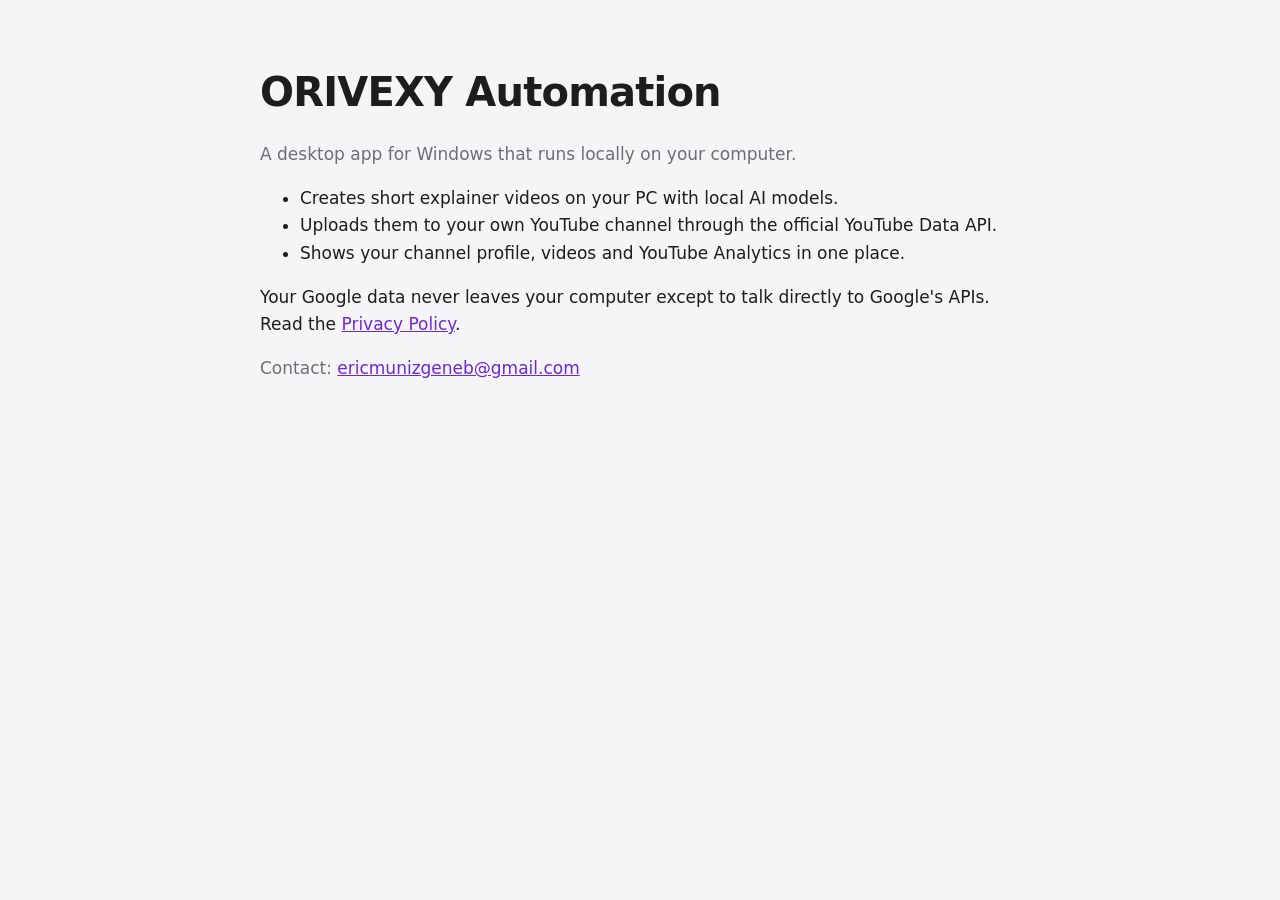
<file: automation/index.html>
<!DOCTYPE html>
<html lang="en">
<head>
<meta charset="utf-8">
<meta name="viewport" content="width=device-width, initial-scale=1">
<title>ORIVEXY Automation</title>
<meta name="description" content="ORIVEXY Automation: a local Windows app to create videos and manage your own YouTube channel.">
<link rel="canonical" href="https://orivexy.github.io/automation/">
<style>
body{margin:0;font-family:-apple-system,"Segoe UI",system-ui,sans-serif;background:#f5f5f7;color:#1d1d1f;line-height:1.6}
main{max-width:760px;margin:0 auto;padding:60px 20px 80px}h1{font-size:40px;letter-spacing:-.02em;margin:0 0 8px}
p,li{font-size:17px}.muted{color:#6e6e73}a{color:#6d28d9}
@media (prefers-color-scheme:dark){body{background:#0b0b0d;color:#f5f5f7}.muted{color:#9a9aa1}a{color:#a78bfa}}
</style>
</head>
<body>
<main>
<h1>ORIVEXY Automation</h1>
<p class="muted">A desktop app for Windows that runs locally on your computer.</p>
<ul>
<li>Creates short explainer videos on your PC with local AI models.</li>
<li>Uploads them to your own YouTube channel through the official YouTube Data API.</li>
<li>Shows your channel profile, videos and YouTube Analytics in one place.</li>
</ul>
<p>Your Google data never leaves your computer except to talk directly to Google's APIs.
Read the <a href="privacy.html">Privacy Policy</a>.</p>
<p class="muted">Contact: <a href="mailto:ericmunizgeneb@gmail.com">ericmunizgeneb@gmail.com</a></p>
</main>
</body>
</html>
</file>
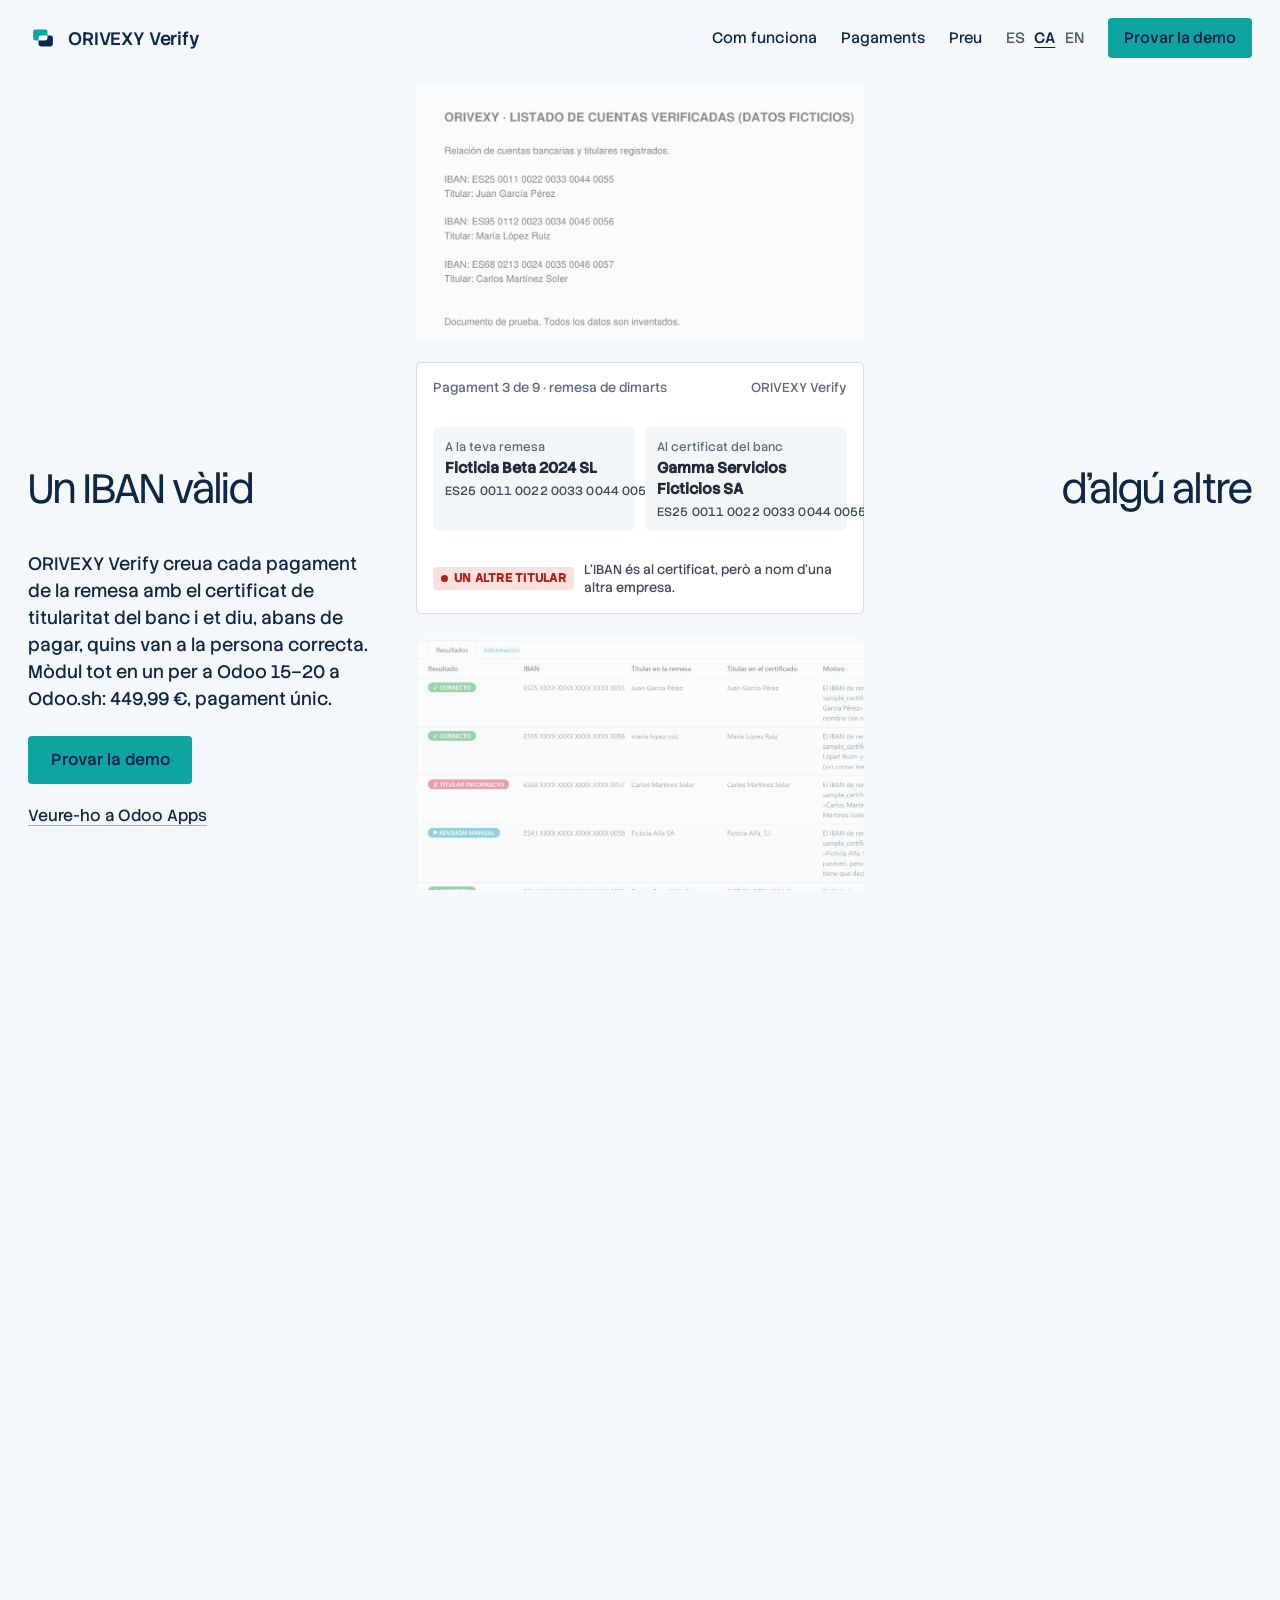
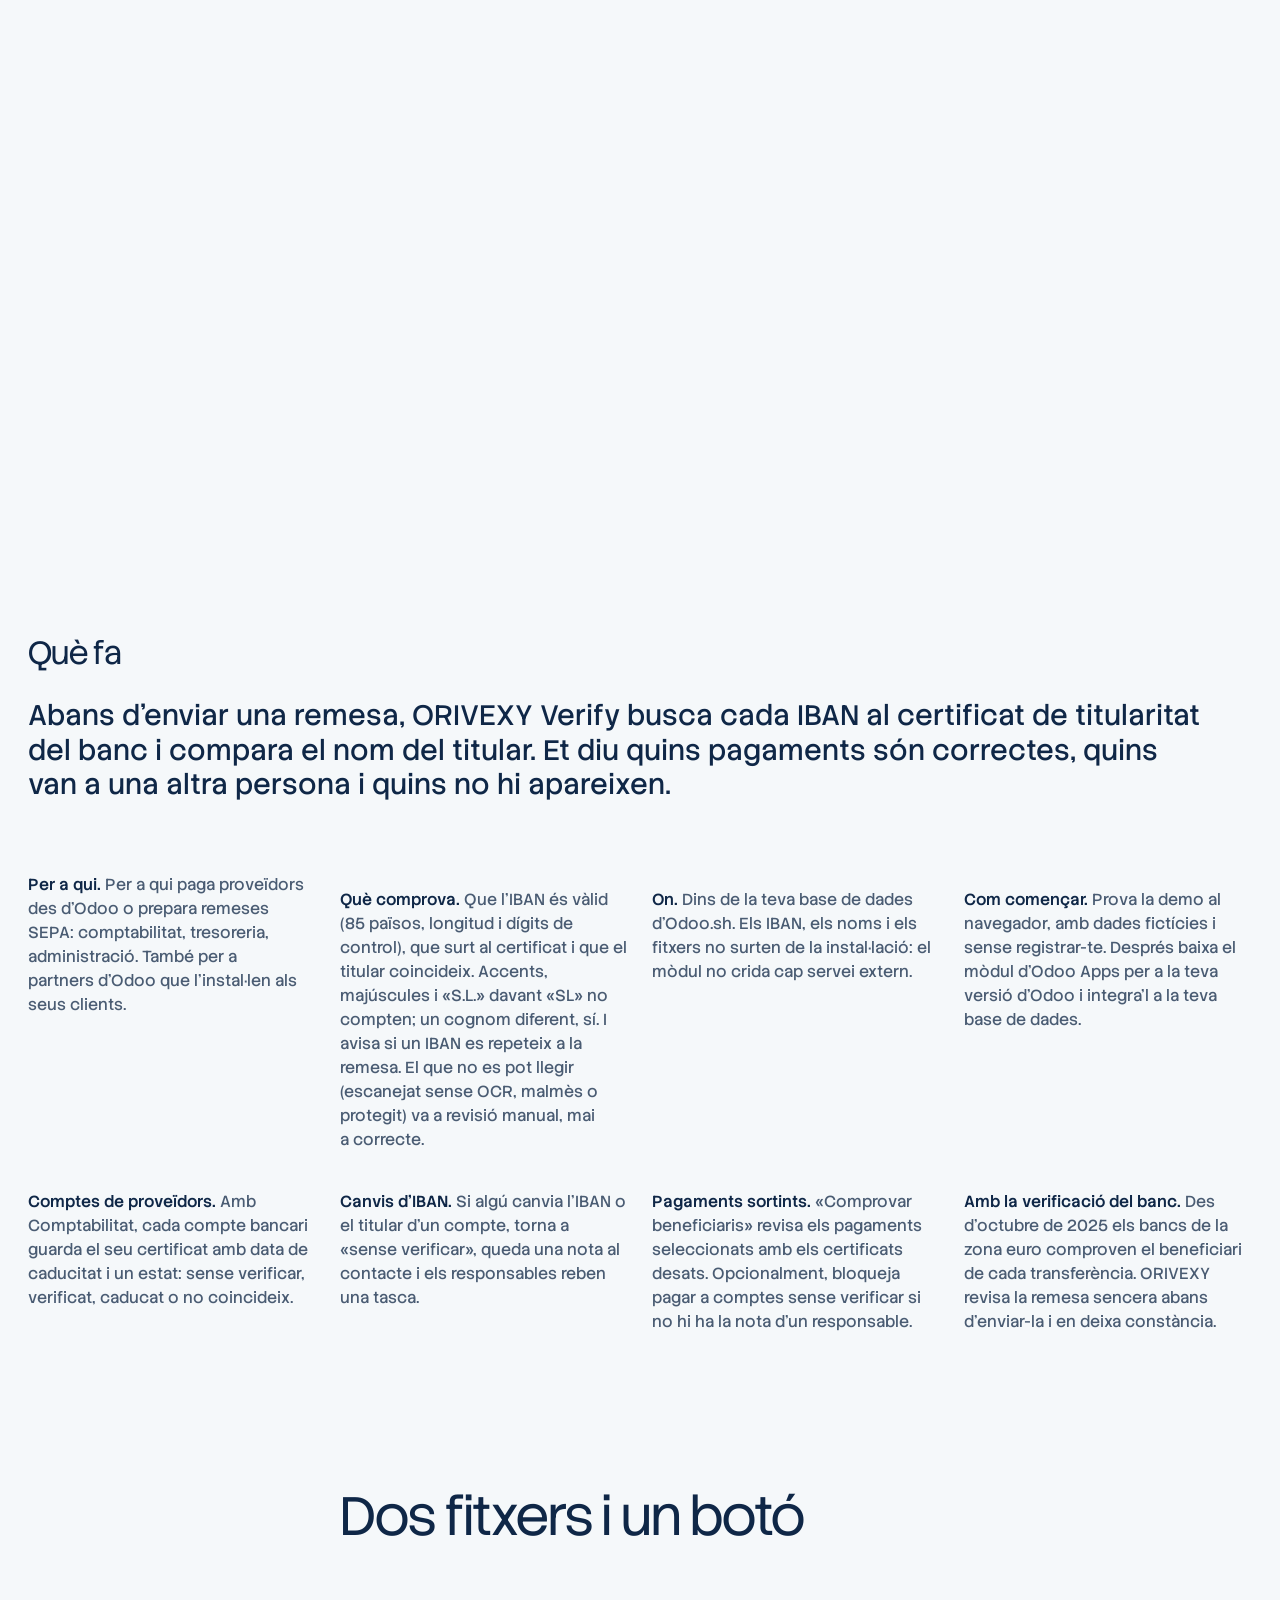
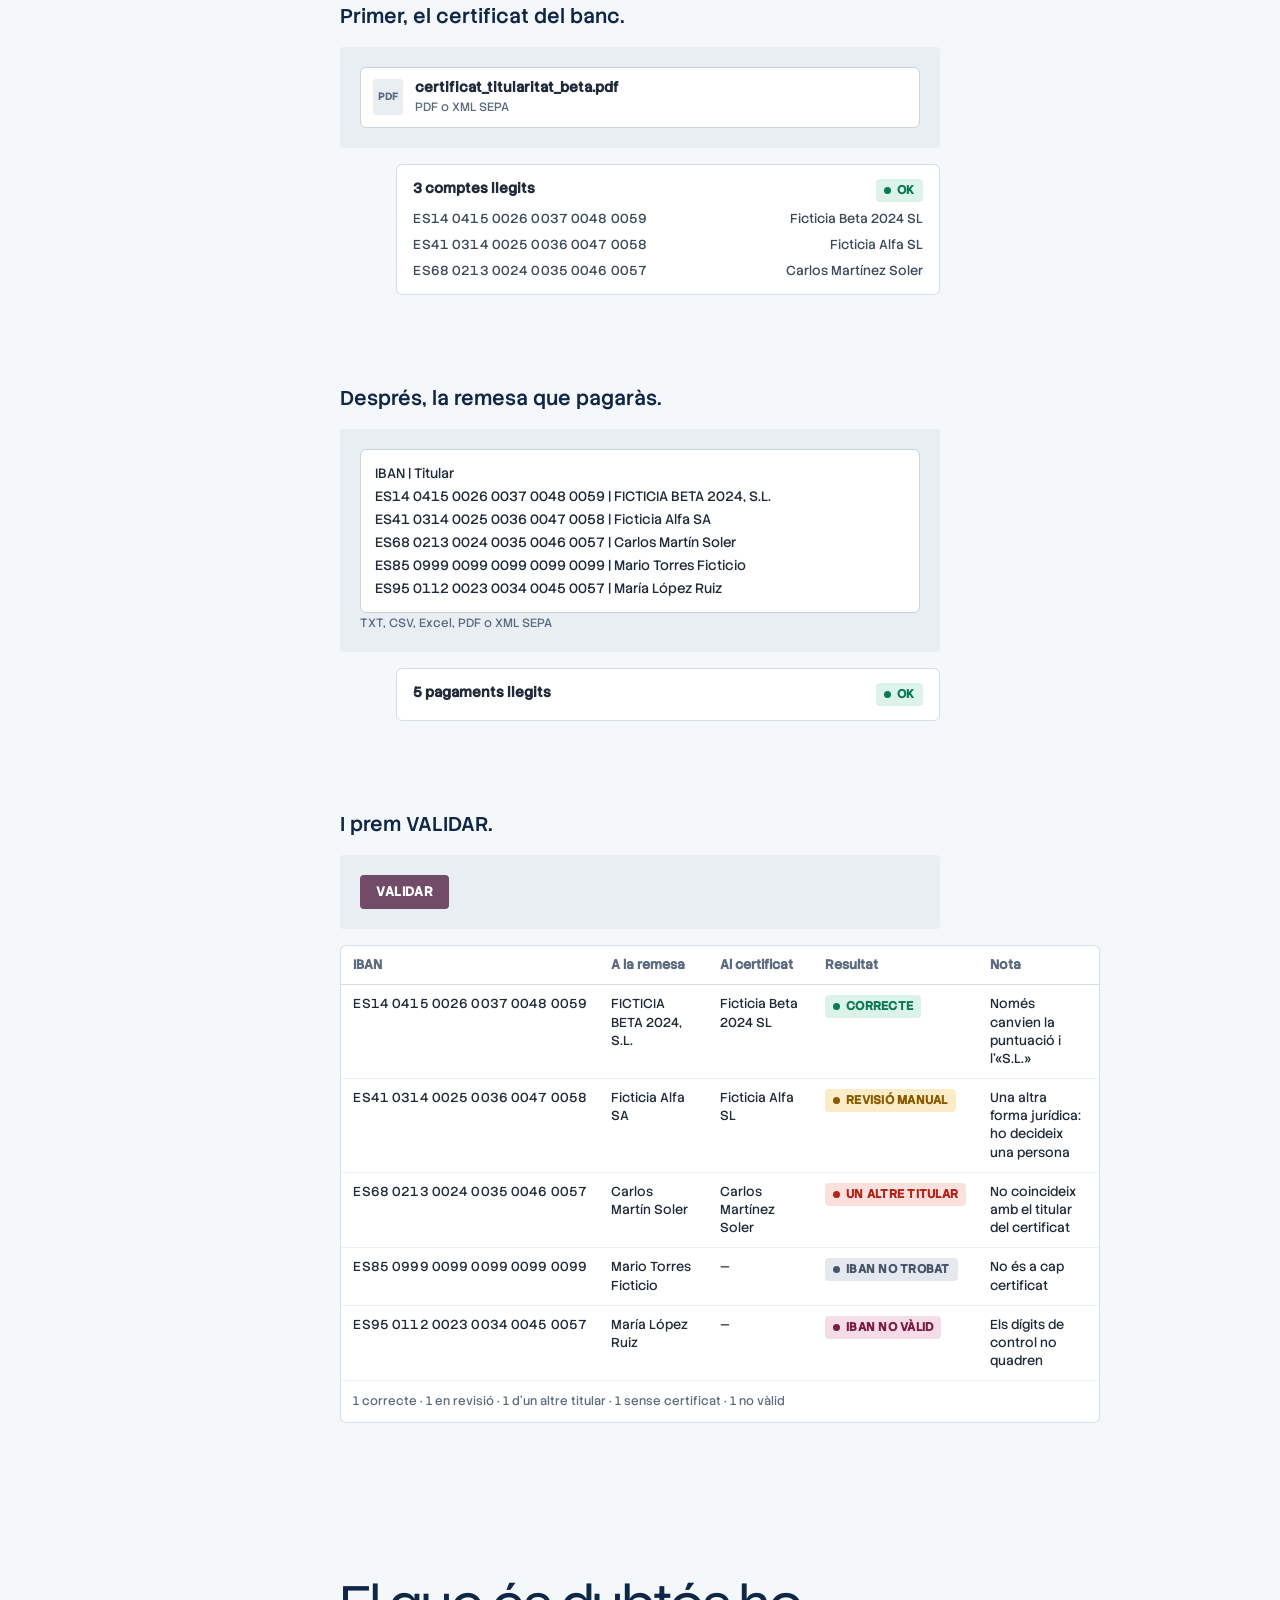
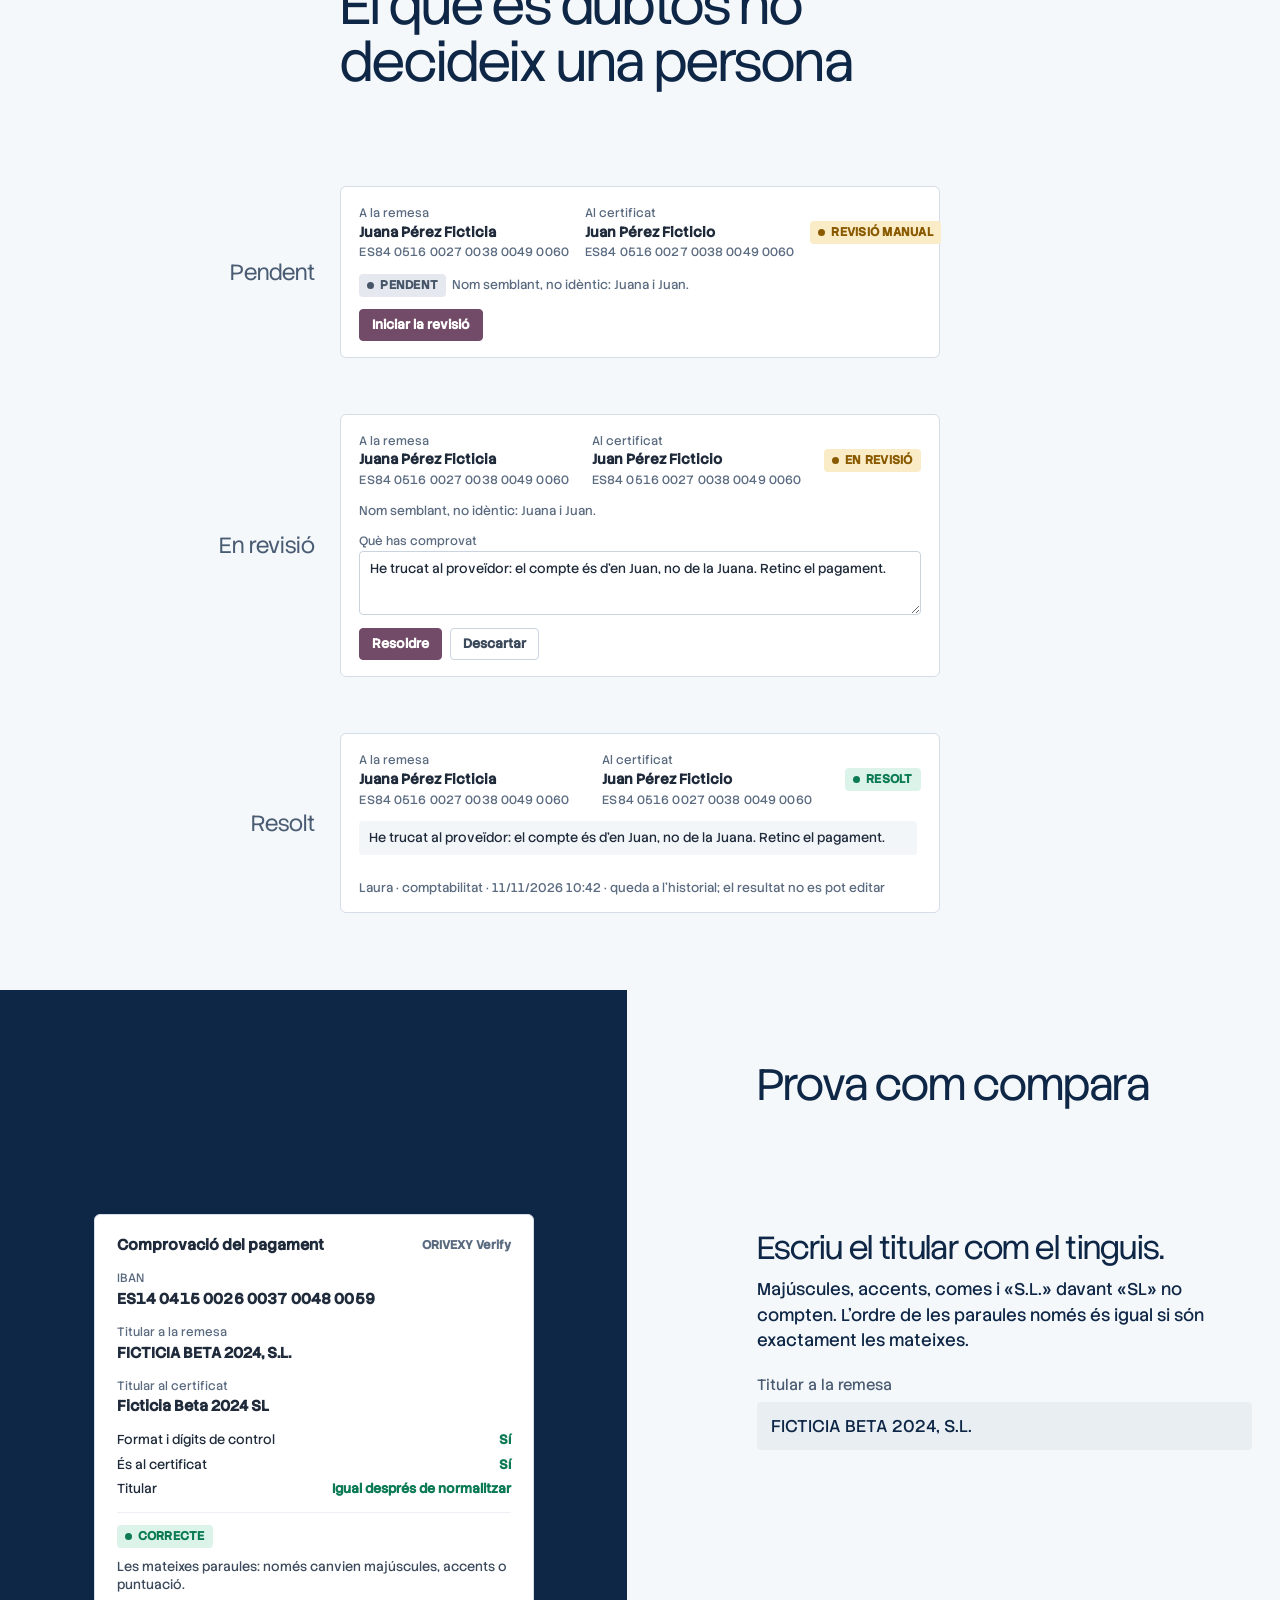
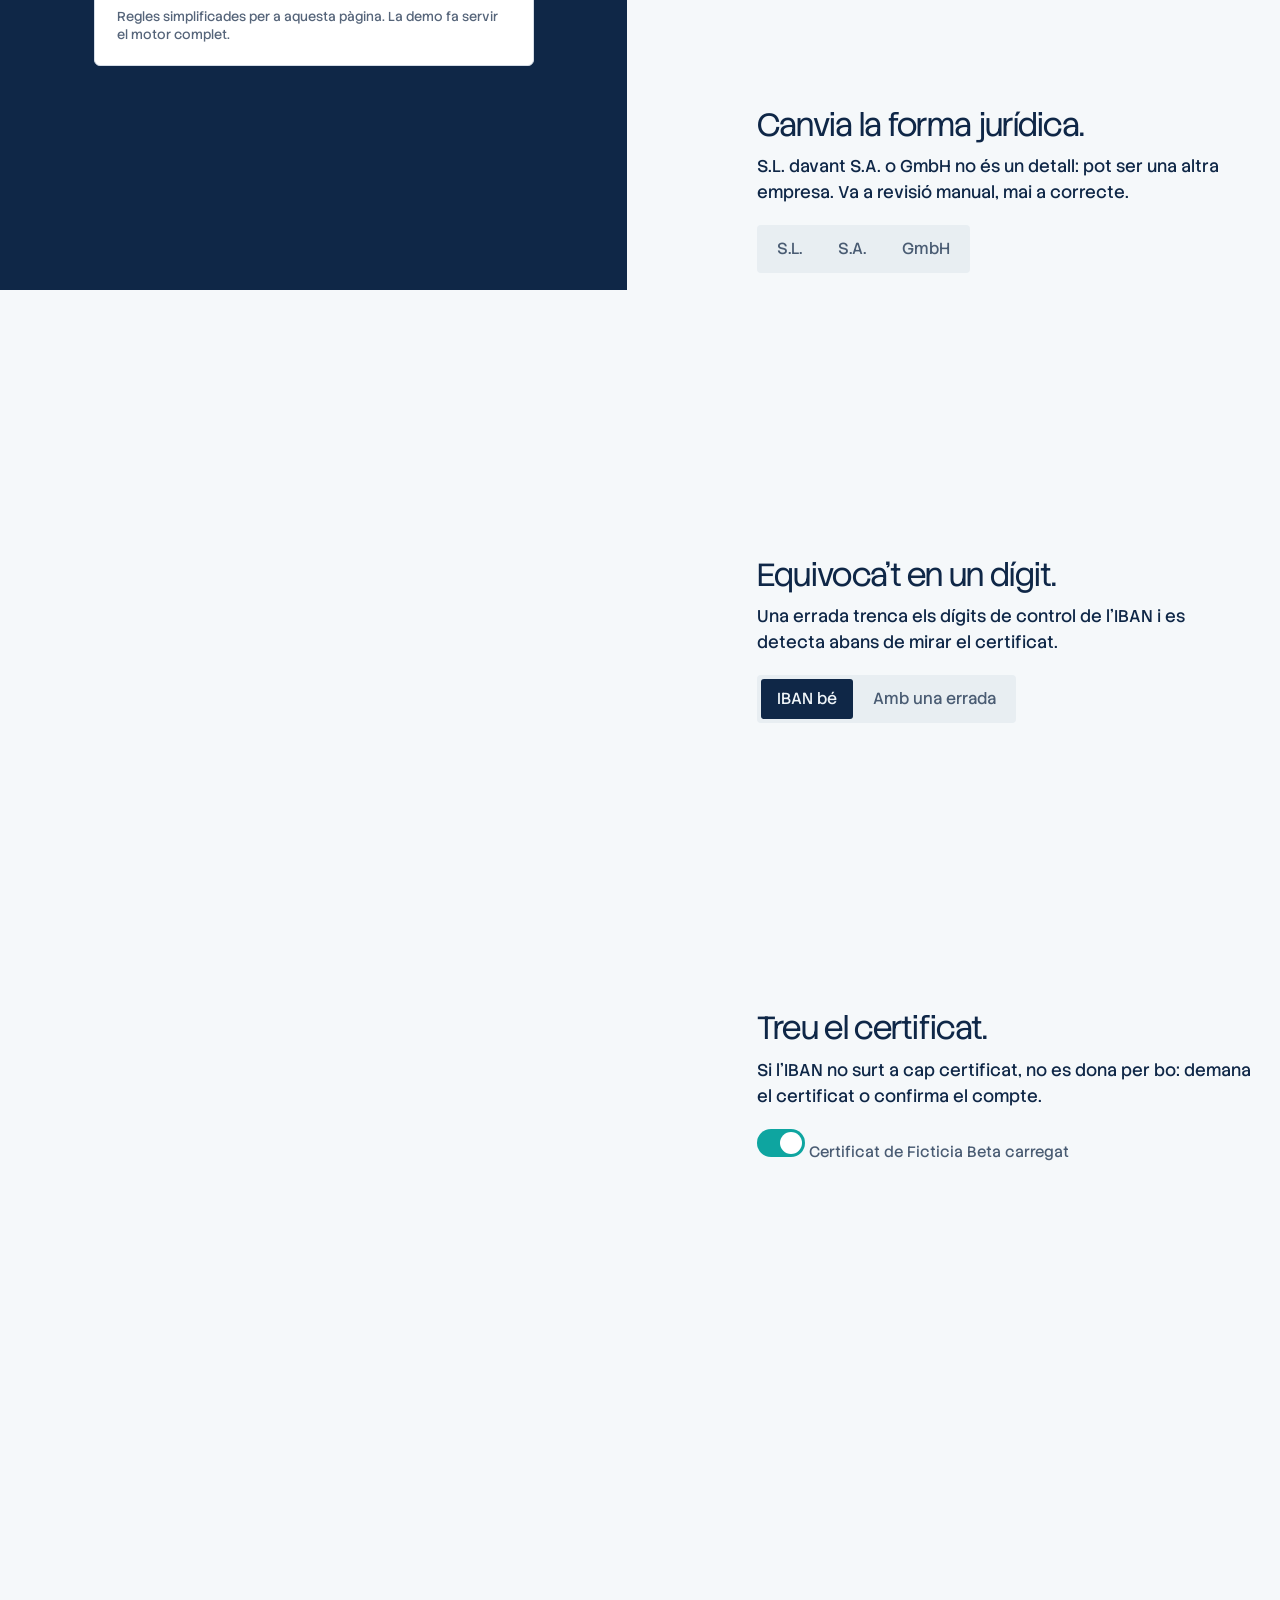
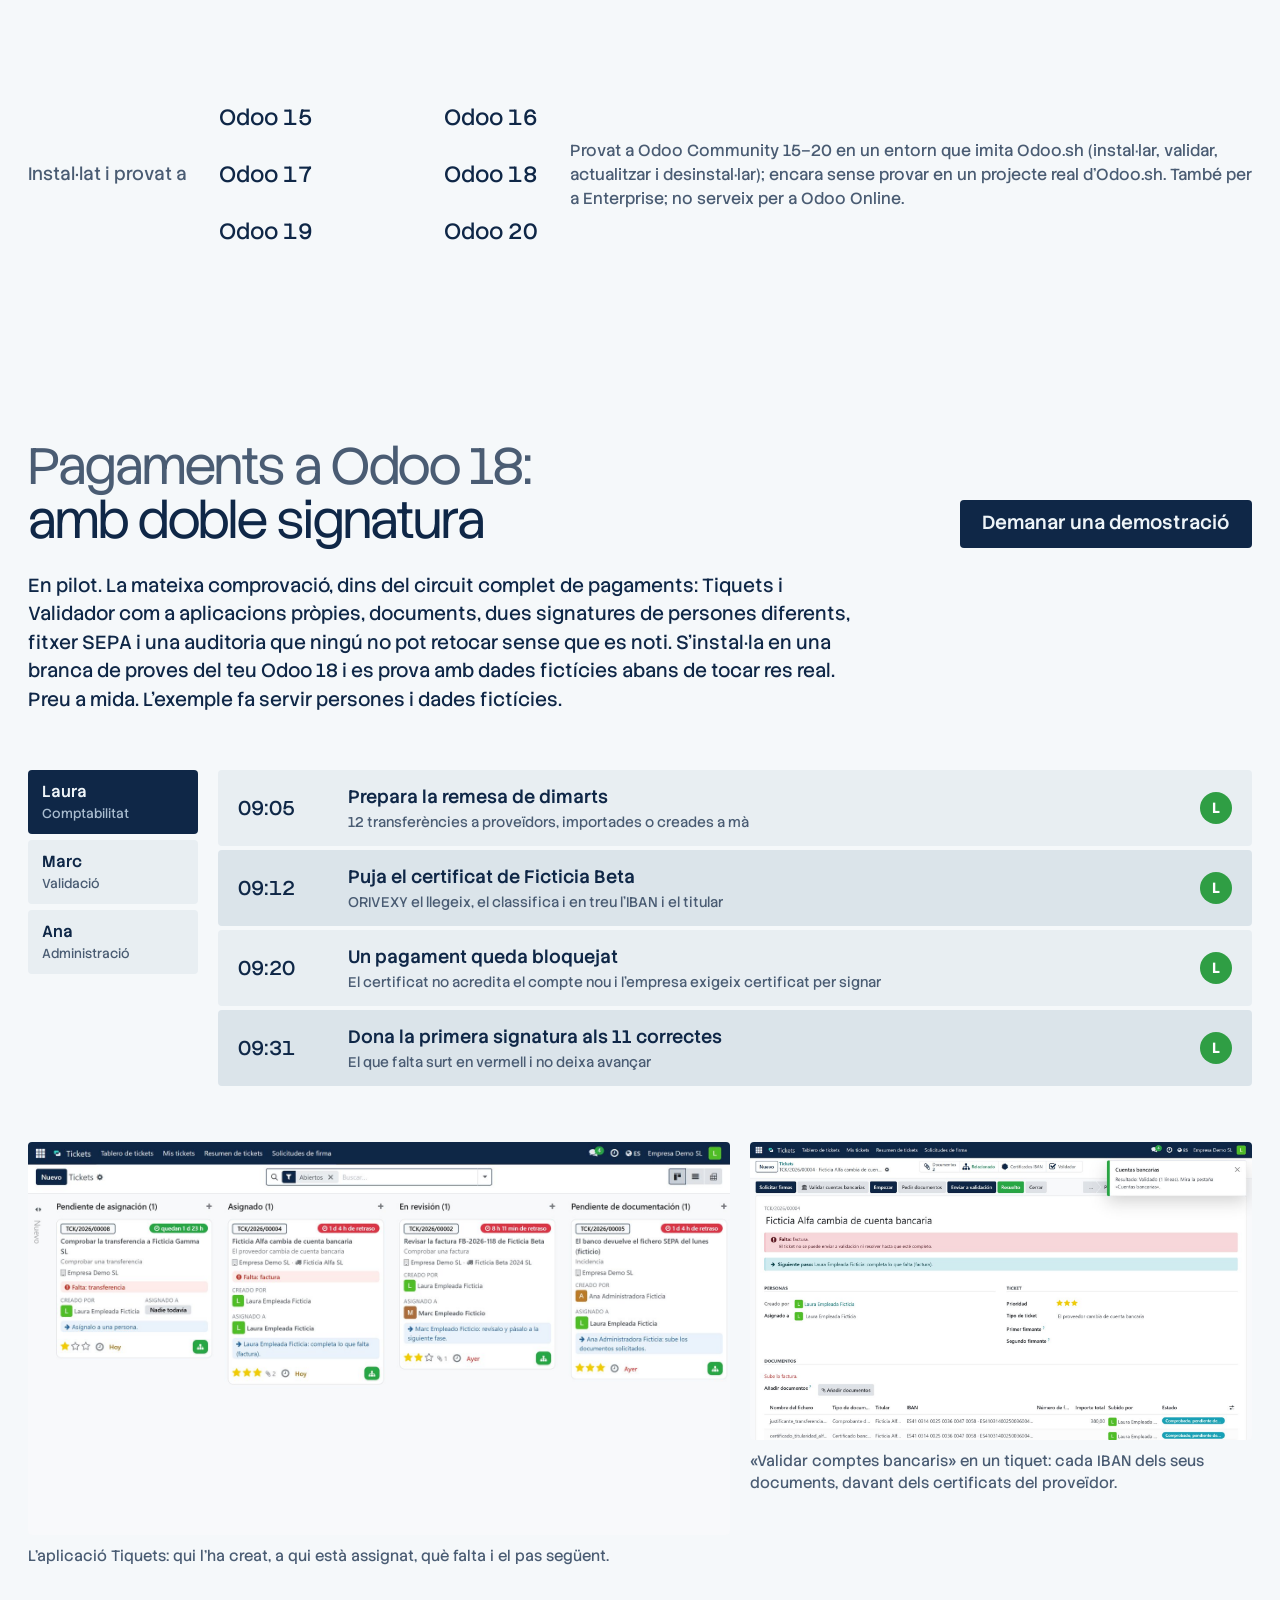
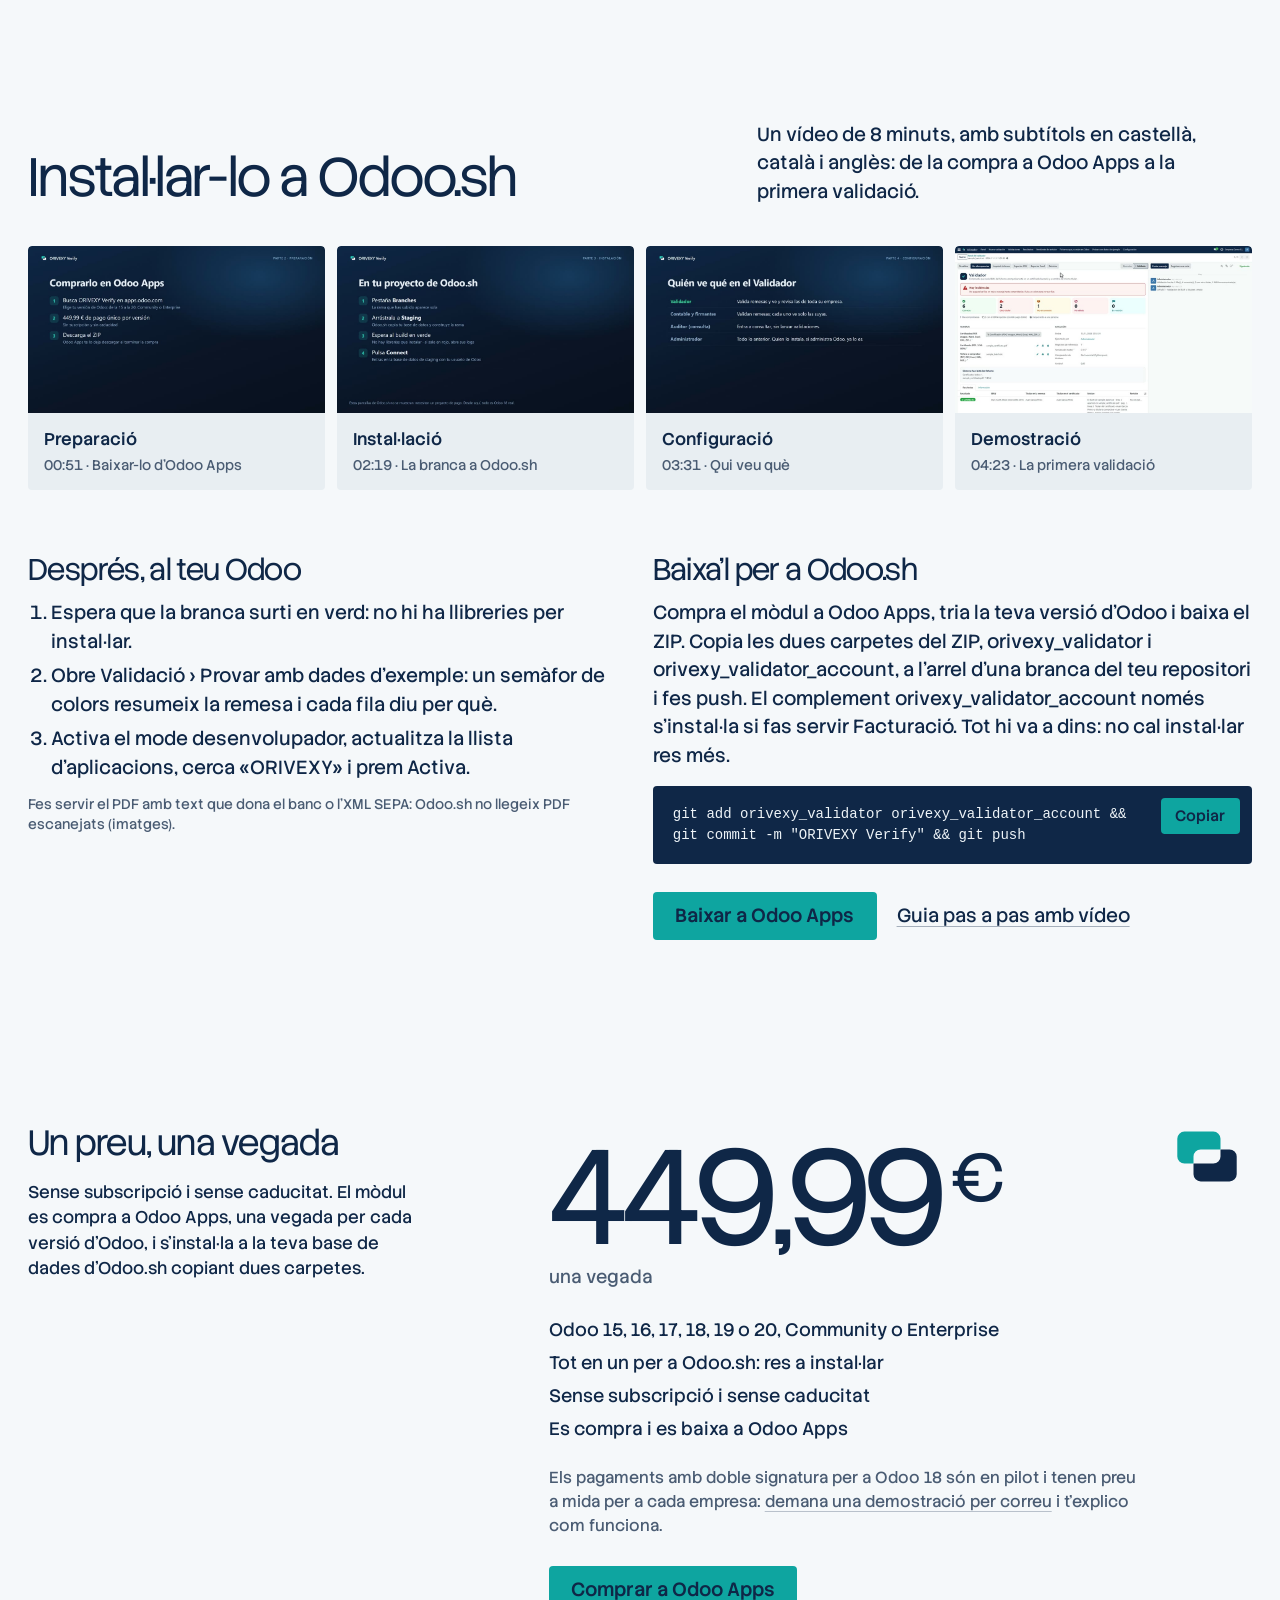
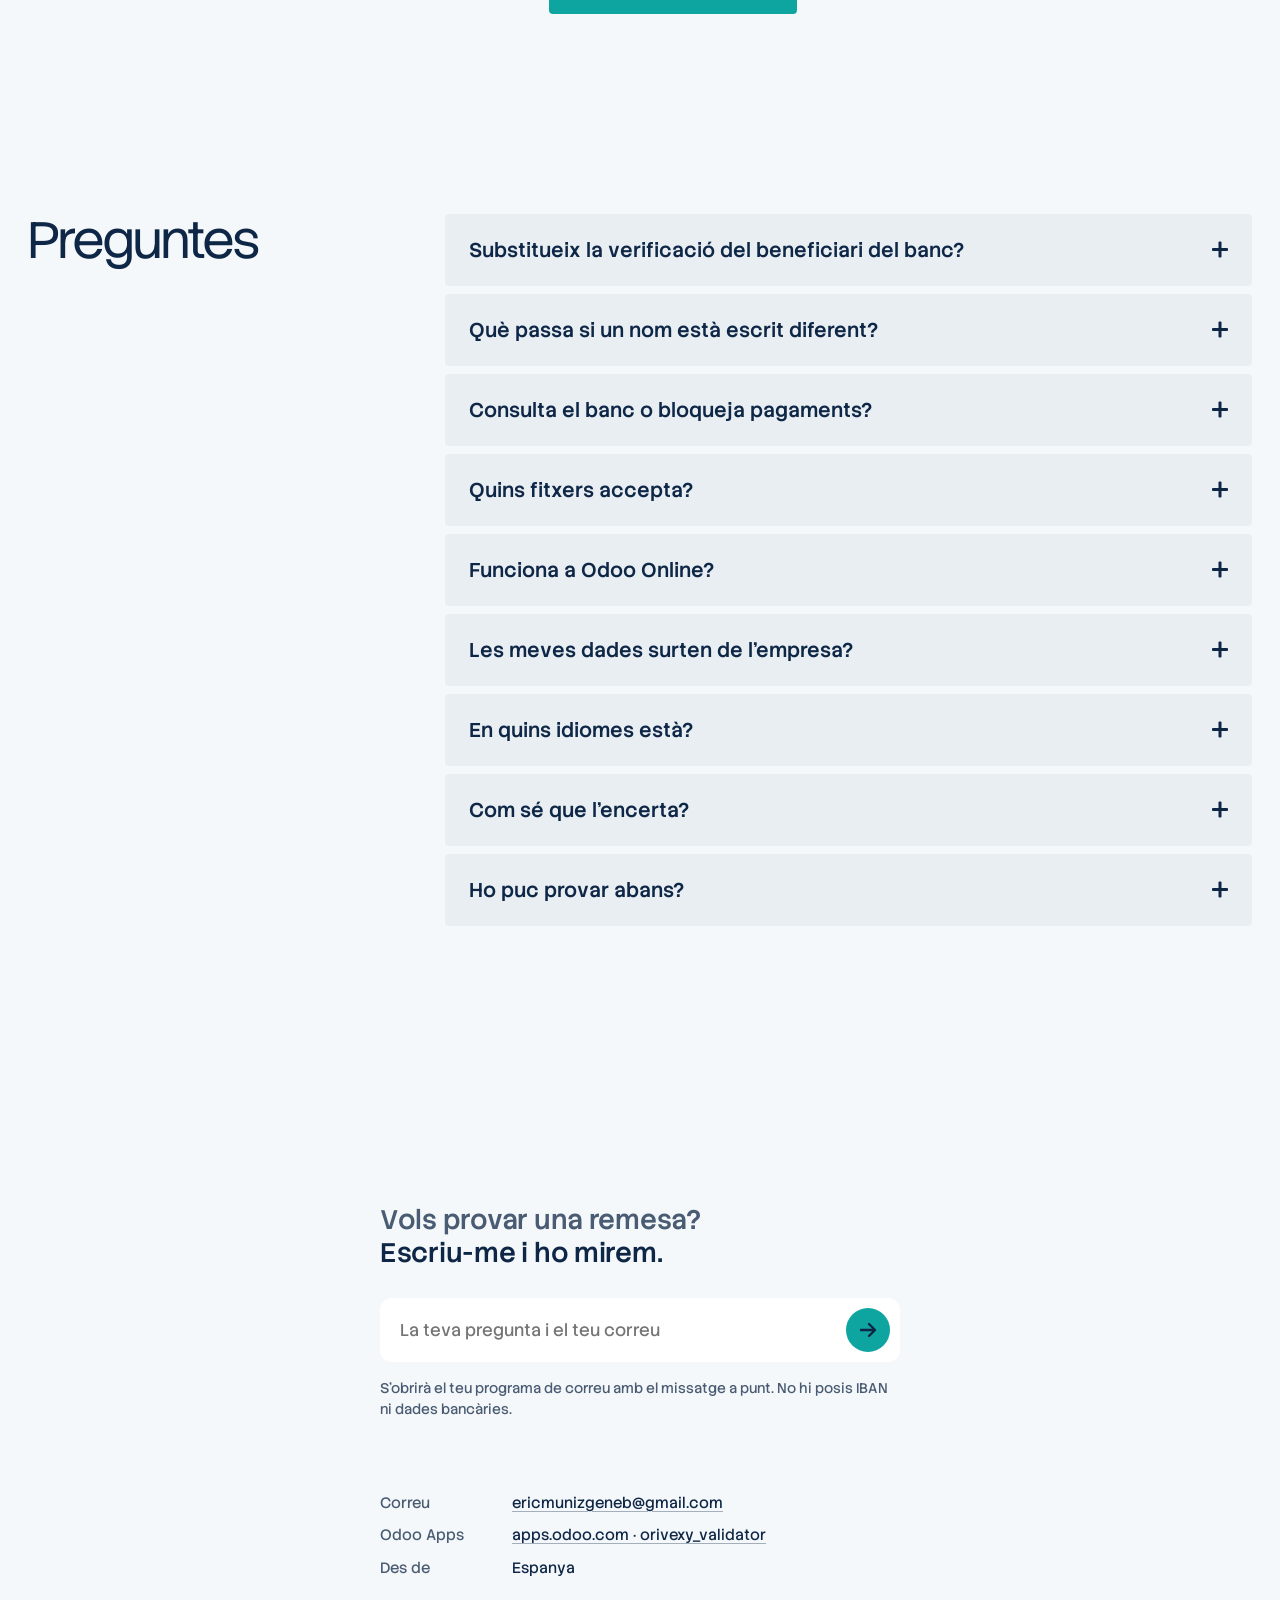
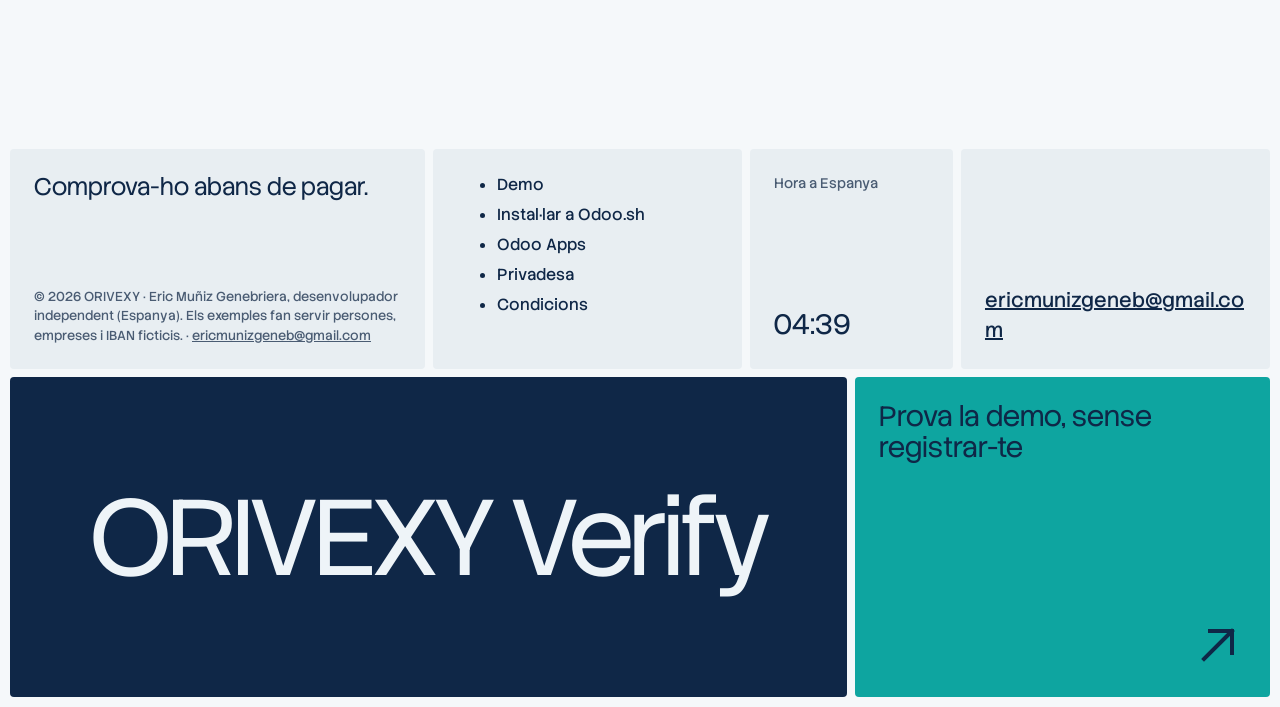
<file: ca/index.html>
<!DOCTYPE html>
<html lang="ca">
<head>
<meta charset="utf-8">
<meta name="viewport" content="width=device-width, initial-scale=1">
<title>ORIVEXY Verify · Comprova IBAN i titular abans de pagar</title>
<meta name="description" content="Abans de pagar, ORIVEXY Verify creua cada IBAN de la remesa amb el certificat de titularitat del banc i et diu quins pagaments van a una altra persona. Mòdul tot en un per a Odoo 15–20 a Odoo.sh. 449,99 €, pagament únic. Tot en local.">
<link rel="canonical" href="https://orivexy.github.io/ca/">
<link rel="alternate" hreflang="en" href="https://orivexy.github.io/">
<link rel="alternate" hreflang="es" href="https://orivexy.github.io/es/">
<link rel="alternate" hreflang="ca" href="https://orivexy.github.io/ca/">
<link rel="alternate" hreflang="x-default" href="https://orivexy.github.io/">
<meta property="og:type" content="website">
<meta property="og:locale" content="ca_ES">
<meta property="og:title" content="ORIVEXY Verify · Comprova IBAN i titular abans de pagar">
<meta property="og:description" content="Abans de pagar, ORIVEXY Verify creua cada IBAN de la remesa amb el certificat de titularitat del banc i et diu quins pagaments van a una altra persona. Mòdul tot en un per a Odoo 15–20 a Odoo.sh. 449,99 €, pagament únic. Tot en local.">
<meta property="og:image" content="https://orivexy.github.io/img/web-resultados-odoo.jpg">
<meta property="og:url" content="https://orivexy.github.io/ca/">
<meta name="twitter:card" content="summary_large_image">
<meta name="theme-color" content="#0f2747">
<link rel="icon" href="../img/web-simbolo.svg" type="image/svg+xml">
<link rel="preload" href="../assets/fonts/stack-sans-text-latin.woff2" as="font" type="font/woff2" crossorigin>
<link rel="preload" href="../assets/fonts/stack-sans-headline-latin.woff2" as="font" type="font/woff2" crossorigin>
<link rel="stylesheet" href="../assets/web.css?v=7beab6a9">
<script>document.documentElement.classList.add('js')</script>
<script type="application/ld+json">{"@context": "https://schema.org", "@type": "SoftwareApplication", "name": "ORIVEXY Verify", "applicationCategory": "BusinessApplication", "operatingSystem": "Odoo 15–20 (Odoo.sh, Community, Enterprise)", "description": "Abans de pagar, ORIVEXY Verify creua cada IBAN de la remesa amb el certificat de titularitat del banc i et diu quins pagaments van a una altra persona. Mòdul tot en un per a Odoo 15–20 a Odoo.sh. 449,99 €, pagament únic. Tot en local.", "inLanguage": "ca", "url": "https://orivexy.github.io/ca/", "image": "https://orivexy.github.io/img/web-resultados-odoo.jpg", "author": {"@type": "Person", "name": "Eric Muñiz Genebriera"}, "offers": {"@type": "Offer", "price": "449.99", "priceCurrency": "EUR", "url": "https://apps.odoo.com/apps/modules/18.0/orivexy_validator", "availability": "https://schema.org/InStock"}}</script>
</head>
<body>
<main>
<section class="hero" aria-labelledby="titulo">
  <div class="hero__stage">
    <header class="top">
      <a class="brand" href="../ca/"><img src="../img/web-simbolo.svg" width="30" height="30" alt="">ORIVEXY Verify</a>
      <nav aria-label="Com funciona"><a class="link " href="#com">Com funciona</a><a class="link opt" href="#pagaments">Pagaments</a><a class="link opt2" href="#preu">Preu</a><span class="langs"><a href="../es/" lang="es" hreflang="es">ES</a><a href="../ca/" lang="ca" hreflang="ca" aria-current="page">CA</a><a href=".././" lang="en" hreflang="en">EN</a></span><a class="button button--small" href="../demo/">Provar la demo</a></nav>
    </header>
    <div class="hero__body">
      <h1 class="hero__title" id="titulo"><span class="hero__a" data-rise>Un IBAN vàlid</span> <span class="hero__b" data-rise style="--d:2">d&#x27;algú altre</span></h1>
      <div class="reel" role="group" aria-label="Quatre vistes d&#x27;ORIVEXY Verify">
    <div class="reel__track">
    <div class="reel__frame is-far"><img src="../img/web-reel-certificado.jpg" width="1008" height="567" alt="Certificat de titularitat fictici amb tres comptes"></div>
    <div class="reel__frame reel__frame--live" data-ui>
      <div class="ui-card result-frame">
        <div class="result-frame__top"><span>Pagament 3 de 9 · remesa de dimarts</span><span>ORIVEXY Verify</span></div>
        <div class="result-frame__pair">
          <div><span class="ui-label">A la teva remesa</span><strong>Ficticia Beta 2024 SL</strong><span class="iban">ES25 0011 0022 0033 0044 0055</span></div>
          <div><span class="ui-label">Al certificat del banc</span><strong>Gamma Servicios Ficticios SA</strong><span class="iban">ES25 0011 0022 0033 0044 0055</span></div>
        </div>
        <div class="result-frame__note"><span class="badge badge--other">UN ALTRE TITULAR</span><span>L&#x27;IBAN és al certificat, però a nom d&#x27;una altra empresa.</span></div>
      </div>
    </div>
    <div class="reel__frame is-far"><img src="../img/web-reel-odoo.jpg" width="1008" height="567" alt="Resultats d&#x27;una validació a Odoo, amb dades fictícies"></div>
    <div class="reel__frame is-far"><video src="../img/web-clip-validacion.mp4" poster="../img/web-clip-validacion.jpg" muted loop playsinline preload="metadata" aria-label="Una validació a Odoo, del vídeo d&#x27;instal·lació"></video></div>
    </div>
  </div>
      <div class="hero__foot">
        <p class="hero__sub" data-rise style="--d:3">ORIVEXY Verify creua cada pagament de la remesa amb el certificat de titularitat del banc i et diu, abans de pagar, quins van a la persona correcta. Mòdul tot en un per a Odoo 15–20 a Odoo.sh: 449,99 €, pagament únic.</p>
        <div class="hero__actions" data-rise style="--d:4"><a class="button" href="../demo/">Provar la demo</a><a class="link" href="https://apps.odoo.com/apps/modules/18.0/orivexy_validator">Veure-ho a Odoo Apps</a></div>
      </div>
    </div>
  </div>
</section>

<section class="wrap section" aria-labelledby="intro-t">
  <h2 class="intro__title" id="intro-t" data-reveal>Què fa</h2>
  <div class="grid">
    <p class="intro__lead" data-reveal style="--d:1">Abans d&#x27;enviar una remesa, ORIVEXY Verify busca cada IBAN al certificat de titularitat del banc i compara el nom del titular. Et diu quins pagaments són correctes, quins van a una altra persona i quins no hi apareixen.</p>
    <div class="intro__cols"><p data-reveal style="--d:2"><b>Per a qui.</b> Per a qui paga proveïdors des d&#x27;Odoo o prepara remeses SEPA: comptabilitat, tresoreria, administració. També per a partners d&#x27;Odoo que l&#x27;instal·len als seus clients.</p><p data-reveal style="--d:3"><b>Què comprova.</b> Que l&#x27;IBAN és vàlid (85 països, longitud i dígits de control), que surt al certificat i que el titular coincideix. Accents, majúscules i «S.L.» davant «SL» no compten; un cognom diferent, sí. I avisa si un IBAN es repeteix a la remesa. El que no es pot llegir (escanejat sense OCR, malmès o protegit) va a revisió manual, mai a correcte.</p><p data-reveal style="--d:4"><b>On.</b> Dins de la teva base de dades d&#x27;Odoo.sh. Els IBAN, els noms i els fitxers no surten de la instal·lació: el mòdul no crida cap servei extern.</p><p data-reveal style="--d:5"><b>Com començar.</b> Prova la demo al navegador, amb dades fictícies i sense registrar-te. Després baixa el mòdul d&#x27;Odoo Apps per a la teva versió d&#x27;Odoo i integra&#x27;l a la teva base de dades.</p><p data-reveal style="--d:6"><b>Comptes de proveïdors.</b> Amb Comptabilitat, cada compte bancari guarda el seu certificat amb data de caducitat i un estat: sense verificar, verificat, caducat o no coincideix.</p><p data-reveal style="--d:7"><b>Canvis d&#x27;IBAN.</b> Si algú canvia l&#x27;IBAN o el titular d&#x27;un compte, torna a «sense verificar», queda una nota al contacte i els responsables reben una tasca.</p><p data-reveal style="--d:8"><b>Pagaments sortints.</b> «Comprovar beneficiaris» revisa els pagaments seleccionats amb els certificats desats. Opcionalment, bloqueja pagar a comptes sense verificar si no hi ha la nota d&#x27;un responsable.</p><p data-reveal style="--d:9"><b>Amb la verificació del banc.</b> Des d&#x27;octubre de 2025 els bancs de la zona euro comproven el beneficiari de cada transferència. ORIVEXY revisa la remesa sencera abans d&#x27;enviar-la i en deixa constància.</p></div>
  </div>
</section>

<section class="wrap section how" id="com" aria-labelledby="how-t">
  <div class="how__inner">
    <h2 class="head how__title" id="how-t" data-reveal>Dos fitxers i un botó</h2>
    <div class="how__step" data-reveal>
      <p class="how__say">Primer, el certificat del banc.</p>
      <div class="how__call" data-ui><div class="file-chip"><span class="file-chip__icon">PDF</span><span><strong>certificat_titularitat_beta.pdf</strong><br><span class="ui-label">PDF o XML SEPA</span></span></div></div>
      <div class="how__resp" data-ui><div class="ui-card read-list"><div class="read-list__head"><span>3 comptes llegits</span><span class="badge badge--ok">OK</span></div><div class="read-list__row"><span class="iban">ES14 0415 0026 0037 0048 0059</span><span>Ficticia Beta 2024 SL</span></div><div class="read-list__row"><span class="iban">ES41 0314 0025 0036 0047 0058</span><span>Ficticia Alfa SL</span></div><div class="read-list__row"><span class="iban">ES68 0213 0024 0035 0046 0057</span><span>Carlos Martínez Soler</span></div></div></div>
    </div>
    <div class="how__step" data-reveal>
      <p class="how__say">Després, la remesa que pagaràs.</p>
      <div class="how__call" data-ui><pre class="batch-lines" aria-label="TXT, CSV, Excel, PDF o XML SEPA">IBAN | Titular
ES14 0415 0026 0037 0048 0059 | FICTICIA BETA 2024, S.L.
ES41 0314 0025 0036 0047 0058 | Ficticia Alfa SA
ES68 0213 0024 0035 0046 0057 | Carlos Martín Soler
ES85 0999 0099 0099 0099 0099 | Mario Torres Ficticio
ES95 0112 0023 0034 0045 0057 | María López Ruiz</pre><span class="ui-label">TXT, CSV, Excel, PDF o XML SEPA</span></div>
      <div class="how__resp" data-ui><div class="ui-card read-list"><div class="read-list__head"><span>5 pagaments llegits</span><span class="badge badge--ok">OK</span></div></div></div>
    </div>
    <div class="how__step how__step--wide" data-reveal>
      <p class="how__say">I prem VALIDAR.</p>
      <div class="how__call" data-ui><span class="validate-btn">VALIDAR</span></div>
      <div class="how__resp" data-ui><div class="ui-card results"><table><thead><tr><th scope="col">IBAN</th><th scope="col">A la remesa</th><th scope="col">Al certificat</th><th scope="col">Resultat</th><th scope="col">Nota</th></tr></thead><tbody><tr><td class="iban">ES14 0415 0026 0037 0048 0059</td><td>FICTICIA BETA 2024, S.L.</td><td>Ficticia Beta 2024 SL</td><td><span class="badge badge--ok">CORRECTE</span></td><td>Només canvien la puntuació i l&#x27;«S.L.»</td></tr><tr><td class="iban">ES41 0314 0025 0036 0047 0058</td><td>Ficticia Alfa SA</td><td>Ficticia Alfa SL</td><td><span class="badge badge--review">REVISIÓ MANUAL</span></td><td>Una altra forma jurídica: ho decideix una persona</td></tr><tr><td class="iban">ES68 0213 0024 0035 0046 0057</td><td>Carlos Martín Soler</td><td>Carlos Martínez Soler</td><td><span class="badge badge--other">UN ALTRE TITULAR</span></td><td>No coincideix amb el titular del certificat</td></tr><tr><td class="iban">ES85 0999 0099 0099 0099 0099</td><td>Mario Torres Ficticio</td><td>—</td><td><span class="badge badge--missing">IBAN NO TROBAT</span></td><td>No és a cap certificat</td></tr><tr><td class="iban">ES95 0112 0023 0034 0045 0057</td><td>María López Ruiz</td><td>—</td><td><span class="badge badge--invalid">IBAN NO VÀLID</span></td><td>Els dígits de control no quadren</td></tr></tbody></table><div class="results__counts ui-label">1 correcte · 1 en revisió · 1 d&#x27;un altre titular · 1 sense certificat · 1 no vàlid</div></div></div>
    </div>
  </div>
</section>

<section class="wrap section grid" aria-labelledby="states-t">
  <h2 class="head states__title" id="states-t" data-reveal>El que és dubtós ho decideix una persona</h2>
  
    <div class="states__row" data-reveal>
      <p class="states__word">Pendent</p>
      <div class="states__copy" data-ui><div class="ui-card review-row">
        <div class="review-row__main"><div><span class="ui-label">A la remesa</span><strong>Juana Pérez Ficticia</strong><span class="iban ui-label">ES84 0516 0027 0038 0049 0060</span></div><div><span class="ui-label">Al certificat</span><strong>Juan Pérez Ficticio</strong><span class="iban ui-label">ES84 0516 0027 0038 0049 0060</span></div><span><span class="badge badge--review">REVISIÓ MANUAL</span></span></div>
        <p class="review-row__log"><span class="badge badge--missing">PENDENT</span> &nbsp;Nom semblant, no idèntic: Juana i Juan.</p>
        <div class="review-row__actions"><span class="ui-btn" aria-hidden="true">Iniciar la revisió</span></div>
      </div></div>
    </div>
    <div class="states__row" data-reveal data-review-live>
      <p class="states__word">En revisió</p>
      <div class="states__copy" data-ui><div class="ui-card review-row">
        <div class="review-row__main"><div><span class="ui-label">A la remesa</span><strong>Juana Pérez Ficticia</strong><span class="iban ui-label">ES84 0516 0027 0038 0049 0060</span></div><div><span class="ui-label">Al certificat</span><strong>Juan Pérez Ficticio</strong><span class="iban ui-label">ES84 0516 0027 0038 0049 0060</span></div><span data-review-status class="badge badge--review">EN REVISIÓ</span></div>
        <p class="review-row__log">Nom semblant, no idèntic: Juana i Juan.</p>
        <div data-review-actions>
          <label class="ui-label" for="review-note">Què has comprovat</label>
          <textarea id="review-note" rows="2">He trucat al proveïdor: el compte és d&#x27;en Juan, no de la Juana. Retinc el pagament.</textarea>
          <div class="review-row__actions" style="margin-top:8px"><button type="button" class="ui-btn" data-resolve>Resoldre</button><button type="button" class="ui-btn ui-btn--ghost">Descartar</button><span class="review-row__log" data-review-msg role="status"></span></div>
        </div>
      </div></div>
    </div>
    <div class="states__row" data-reveal id="review-done">
      <p class="states__word">Resolt</p>
      <div class="states__copy" data-ui><div class="ui-card review-row">
        <div class="review-row__main"><div><span class="ui-label">A la remesa</span><strong>Juana Pérez Ficticia</strong><span class="iban ui-label">ES84 0516 0027 0038 0049 0060</span></div><div><span class="ui-label">Al certificat</span><strong>Juan Pérez Ficticio</strong><span class="iban ui-label">ES84 0516 0027 0038 0049 0060</span></div><span><span class="badge badge--ok">RESOLT</span></span></div>
        <p class="review-row__note">He trucat al proveïdor: el compte és d&#x27;en Juan, no de la Juana. Retinc el pagament.</p>
        <p class="review-row__log">Laura · comptabilitat · 11/11/2026 10:42 · queda a l&#x27;historial; el resultat no es pot editar</p>
      </div></div>
    </div>
</section>

<section class="wrap lab" data-lab aria-labelledby="lab-t">
  <h2 class="lab__title" id="lab-t" data-reveal>Prova com compara</h2>
  <div class="lab__field"><div class="ui-card check" data-ui aria-live="polite">
        <div class="check__head"><span>Comprovació del pagament</span><span class="ui-label">ORIVEXY Verify</span></div>
        <div class="check__row"><span class="ui-label">IBAN</span><strong class="iban" data-out="iban">ES14 0415 0026 0037 0048 0059</strong></div>
        <div class="check__row"><span class="ui-label">Titular a la remesa</span><strong data-out="mine">FICTICIA BETA 2024, S.L.</strong></div>
        <div class="check__row"><span class="ui-label">Titular al certificat</span><strong data-out="cert">Ficticia Beta 2024 SL</strong></div>
        <ul class="check__list">
          <li><span>Format i dígits de control</span><span data-out="c-format" class="yes">Sí</span></li>
          <li><span>És al certificat</span><span data-out="c-in" class="yes">Sí</span></li>
          <li><span>Titular</span><span data-out="c-holder" class="yes">Igual després de normalitzar</span></li>
        </ul>
        <div class="check__verdict"><span data-out="badge" class="badge badge--ok">CORRECTE</span><span class="check__why" data-out="why">Les mateixes paraules: només canvien majúscules, accents o puntuació.</span></div>
        <p class="check__foot">Regles simplificades per a aquesta pàgina. La demo fa servir el motor complet.</p>
      </div></div>
  <div class="lab__text">
    <div class="lab__block" data-reveal><h3>Escriu el titular com el tinguis.</h3><p>Majúscules, accents, comes i «S.L.» davant «SL» no compten. L&#x27;ordre de les paraules només és igual si són exactament les mateixes.</p><div class="lab__control"><label for="lab-holder">Titular a la remesa</label><input class="field" id="lab-holder" value="FICTICIA BETA 2024, S.L." autocomplete="off" spellcheck="false"></div></div><div class="lab__block" data-reveal><h3>Canvia la forma jurídica.</h3><p>S.L. davant S.A. o GmbH no és un detall: pot ser una altra empresa. Va a revisió manual, mai a correcte.</p><div class="lab__control"><div class="seg" role="group" aria-label="Canvia la forma jurídica."><button type="button" data-legal="S.L." aria-pressed="false">S.L.</button><button type="button" data-legal="S.A." aria-pressed="false">S.A.</button><button type="button" data-legal="GmbH" aria-pressed="false">GmbH</button></div></div></div><div class="lab__block" data-reveal><h3>Equivoca&#x27;t en un dígit.</h3><p>Una errada trenca els dígits de control de l&#x27;IBAN i es detecta abans de mirar el certificat.</p><div class="lab__control"><div class="seg" role="group" aria-label="Equivoca&#x27;t en un dígit."><button type="button" data-typo="0" aria-pressed="true">IBAN bé</button><button type="button" data-typo="1" aria-pressed="false">Amb una errada</button></div></div></div><div class="lab__block" data-reveal><h3>Treu el certificat.</h3><p>Si l&#x27;IBAN no surt a cap certificat, no es dona per bo: demana el certificat o confirma el compte.</p><div class="lab__control"><label class="switch"><input type="checkbox" id="lab-cert" checked> Certificat de Ficticia Beta carregat</label></div></div>
  </div>
</section>

<section class="wrap proof" aria-labelledby="proof-t">
  <h2 id="proof-t">Instal·lat i provat a</h2>
  <ul><li><a class="link" href="https://apps.odoo.com/apps/modules/15.0/orivexy_validator">Odoo 15</a></li><li><a class="link" href="https://apps.odoo.com/apps/modules/16.0/orivexy_validator">Odoo 16</a></li><li><a class="link" href="https://apps.odoo.com/apps/modules/17.0/orivexy_validator">Odoo 17</a></li><li><a class="link" href="https://apps.odoo.com/apps/modules/18.0/orivexy_validator">Odoo 18</a></li><li><a class="link" href="https://apps.odoo.com/apps/modules/19.0/orivexy_validator">Odoo 19</a></li><li><a class="link" href="https://apps.odoo.com/apps/modules/20.0/orivexy_validator">Odoo 20</a></li></ul>
  <p class="proof__note">Provat a Odoo Community 15–20 en un entorn que imita Odoo.sh (instal·lar, validar, actualitzar i desinstal·lar); encara sense provar en un projecte real d&#x27;Odoo.sh. També per a Enterprise; no serveix per a Odoo Online.</p>
</section>

<section class="wrap section" id="pagaments" aria-labelledby="pay-t">
  <div class="pay__head">
    <h2 class="pay__title" id="pay-t" data-reveal><span class="soft">Pagaments a Odoo 18:</span><span>amb doble signatura</span></h2>
    <a class="button button--ink" href="mailto:ericmunizgeneb@gmail.com?subject=Demanar%20una%20demostració%20%C2%B7%20ORIVEXY%20Verify" data-reveal>Demanar una demostració</a>
  </div>
  <p class="pay__intro" data-reveal>En pilot. La mateixa comprovació, dins del circuit complet de pagaments: Tiquets i Validador com a aplicacions pròpies, documents, dues signatures de persones diferents, fitxer SEPA i una auditoria que ningú no pot retocar sense que es noti. S&#x27;instal·la en una branca de proves del teu Odoo 18 i es prova amb dades fictícies abans de tocar res real. Preu a mida. L&#x27;exemple fa servir persones i dades fictícies.</p>
  <div class="pay__body">
    <div class="pay__tabs" role="tablist" aria-label="amb doble signatura" aria-orientation="vertical"><button class="pay__tab" role="tab" id="tab-l" aria-controls="panel-l" aria-selected="true" tabindex="0"><b>Laura</b><span>Comptabilitat</span></button><button class="pay__tab" role="tab" id="tab-m" aria-controls="panel-m" aria-selected="false" tabindex="-1"><b>Marc</b><span>Validació</span></button><button class="pay__tab" role="tab" id="tab-a" aria-controls="panel-a" aria-selected="false" tabindex="-1"><b>Ana</b><span>Administració</span></button></div>
    <div><ol class="pay__bands" role="tabpanel" id="panel-l" aria-labelledby="tab-l"><li class="pay__band"><span class="pay__time">09:05</span><span class="pay__what"><b>Prepara la remesa de dimarts</b><span>12 transferències a proveïdors, importades o creades a mà</span></span><span class="avatar avatar--l" aria-hidden="true">L</span></li><li class="pay__band"><span class="pay__time">09:12</span><span class="pay__what"><b>Puja el certificat de Ficticia Beta</b><span>ORIVEXY el llegeix, el classifica i en treu l&#x27;IBAN i el titular</span></span><span class="avatar avatar--l" aria-hidden="true">L</span></li><li class="pay__band"><span class="pay__time">09:20</span><span class="pay__what"><b>Un pagament queda bloquejat</b><span>El certificat no acredita el compte nou i l&#x27;empresa exigeix certificat per signar</span></span><span class="avatar avatar--l" aria-hidden="true">L</span></li><li class="pay__band"><span class="pay__time">09:31</span><span class="pay__what"><b>Dona la primera signatura als 11 correctes</b><span>El que falta surt en vermell i no deixa avançar</span></span><span class="avatar avatar--l" aria-hidden="true">L</span></li></ol><ol class="pay__bands" role="tabpanel" id="panel-m" aria-labelledby="tab-m" hidden><li class="pay__band"><span class="pay__time">10:02</span><span class="pay__what"><b>Obre el tiquet del pagament bloquejat</b><span>El botó verd reuneix documents, tiquets i validacions del proveïdor</span></span><span class="avatar avatar--m" aria-hidden="true">M</span></li><li class="pay__band"><span class="pay__time">10:10</span><span class="pay__what"><b>Rebutja el canvi de compte</b><span>Un correu demanava pagar en un altre banc; el motiu queda registrat</span></span><span class="avatar avatar--m" aria-hidden="true">M</span></li><li class="pay__band"><span class="pay__time">10:15</span><span class="pay__what"><b>Valida el certificat de Ficticia Beta</b><span>Només un validador o un administrador pot validar o rebutjar documents</span></span><span class="avatar avatar--m" aria-hidden="true">M</span></li></ol><ol class="pay__bands" role="tabpanel" id="panel-a" aria-labelledby="tab-a" hidden><li class="pay__band"><span class="pay__time">11:40</span><span class="pay__what"><b>Dona la segona signatura</b><span>Ha de ser una altra persona: qui va signar primer no pot signar dues vegades</span></span><span class="avatar avatar--a" aria-hidden="true">A</span></li><li class="pay__band"><span class="pay__time">11:45</span><span class="pay__what"><b>Genera el fitxer SEPA</b><span>Només amb el que s&#x27;ha aprovat; si algú canvia un import, les signatures deixen de valer</span></span><span class="avatar avatar--a" aria-hidden="true">A</span></li><li class="pay__band"><span class="pay__time">12:00</span><span class="pay__what"><b>Revisa l&#x27;auditoria</b><span>Qui ha fet què i quan, amb l&#x27;abans i el després; ningú no la pot retocar sense que es noti</span></span><span class="avatar avatar--a" aria-hidden="true">A</span></li></ol></div>
  </div>
  <div class="pay__shots">
    <figure data-reveal><img src="../img/web-pagos-tablero.jpg" width="1600" height="894" loading="lazy" alt="Tauler de tiquets de pagaments a Odoo, amb dades fictícies"><figcaption>L&#x27;aplicació Tiquets: qui l&#x27;ha creat, a qui està assignat, què falta i el pas següent.</figcaption></figure>
    <figure data-reveal style="--d:1"><img src="../img/web-pagos-relacionado.jpg" width="1600" height="950" loading="lazy" alt="Tiquet amb el resultat de «Validar comptes bancaris», amb dades fictícies"><figcaption>«Validar comptes bancaris» en un tiquet: cada IBAN dels seus documents, davant dels certificats del proveïdor.</figcaption></figure>
  </div>
</section>

<section class="wrap section" aria-labelledby="inst-t">
  <div class="inst__head">
    <h2 class="head" id="inst-t" data-reveal>Instal·lar-lo a Odoo.sh</h2>
    <p data-reveal style="--d:1">Un vídeo de 8 minuts, amb subtítols en castellà, català i anglès: de la compra a Odoo Apps a la primera validació.</p>
  </div>
  <div class="inst__tiles"><a class="inst__tile" href="../odoo-sh/" data-reveal style="--d:0"><div class="inst__pic"><img src="../img/web-instalar-1.jpg" width="960" height="540" loading="lazy" alt="Fotograma del vídeo d&#x27;instal·lació: Preparació · Baixar-lo d&#x27;Odoo Apps"></div><div class="inst__strip"><b>Preparació</b><span>00:51 · Baixar-lo d&#x27;Odoo Apps</span></div></a><a class="inst__tile" href="../odoo-sh/" data-reveal style="--d:1"><div class="inst__pic"><img src="../img/web-instalar-2.jpg" width="960" height="540" loading="lazy" alt="Fotograma del vídeo d&#x27;instal·lació: Instal·lació · La branca a Odoo.sh"></div><div class="inst__strip"><b>Instal·lació</b><span>02:19 · La branca a Odoo.sh</span></div></a><a class="inst__tile" href="../odoo-sh/" data-reveal style="--d:2"><div class="inst__pic"><img src="../img/web-instalar-3.jpg" width="960" height="540" loading="lazy" alt="Fotograma del vídeo d&#x27;instal·lació: Configuració · Qui veu què"></div><div class="inst__strip"><b>Configuració</b><span>03:31 · Qui veu què</span></div></a><a class="inst__tile" href="../odoo-sh/" data-reveal style="--d:3"><div class="inst__pic"><img src="../img/web-instalar-4.jpg" width="960" height="540" loading="lazy" alt="Fotograma del vídeo d&#x27;instal·lació: Demostració · La primera validació"></div><div class="inst__strip"><b>Demostració</b><span>04:23 · La primera validació</span></div></a></div>
  <div class="inst__more">
    <div data-reveal><h3>Després, al teu Odoo</h3><ol><li>Espera que la branca surti en verd: no hi ha llibreries per instal·lar.</li><li>Obre Validació › Provar amb dades d&#x27;exemple: un semàfor de colors resumeix la remesa i cada fila diu per què.</li><li>Activa el mode desenvolupador, actualitza la llista d&#x27;aplicacions, cerca «ORIVEXY» i prem Activa.</li></ol><p class="small muted" style="margin-top:12px">Fes servir el PDF amb text que dona el banc o l&#x27;XML SEPA: Odoo.sh no llegeix PDF escanejats (imatges).</p></div>
    <div data-reveal style="--d:1"><h3>Baixa&#x27;l per a Odoo.sh</h3><p>Compra el mòdul a Odoo Apps, tria la teva versió d&#x27;Odoo i baixa el ZIP. Copia les dues carpetes del ZIP, orivexy_validator i orivexy_validator_account, a l&#x27;arrel d&#x27;una branca del teu repositori i fes push. El complement orivexy_validator_account només s&#x27;instal·la si fas servir Facturació. Tot hi va a dins: no cal instal·lar res més.</p>
      <div class="code"><pre><code id="cmd">git add orivexy_validator orivexy_validator_account && git commit -m "ORIVEXY Verify" && git push</code></pre><button type="button" data-copy="cmd">Copiar</button></div>
      <div class="price__actions"><a class="button" href="https://apps.odoo.com/apps/modules/18.0/orivexy_validator">Baixar a Odoo Apps</a><a class="link" href="../odoo-sh/">Guia pas a pas amb vídeo</a></div></div>
  </div>
</section>

<section class="wrap price" id="preu" aria-labelledby="price-t">
  <div class="price__text">
    <h2 id="price-t">Un preu, una vegada</h2>
    <p>Sense subscripció i sense caducitat. El mòdul es compra a Odoo Apps, una vegada per cada versió d&#x27;Odoo, i s&#x27;instal·la a la teva base de dades d&#x27;Odoo.sh copiant dues carpetes.</p>
  </div>
  <div class="price__fig">
    <p class="price__num nums"><span>449,99</span><span class="price__cur">€</span><span class="price__per">una vegada</span></p>
    <img class="price__mark" src="../img/web-simbolo.svg" width="100" height="100" alt="">
    <ul class="price__list"><li>Odoo 15, 16, 17, 18, 19 o 20, Community o Enterprise</li><li>Tot en un per a Odoo.sh: res a instal·lar</li><li>Sense subscripció i sense caducitat</li><li>Es compra i es baixa a Odoo Apps</li></ul>
    <p class="price__alt">Els pagaments amb doble signatura per a Odoo 18 són en pilot i tenen preu a mida per a cada empresa: <a class="link" href="mailto:ericmunizgeneb@gmail.com?subject=Pagaments%20amb%20doble%20signatura%20ORIVEXY%20Verify">demana una demostració per correu</a> i t'explico com funciona.</p>
    <div class="price__actions"><a class="button" href="https://apps.odoo.com/apps/modules/18.0/orivexy_validator">Comprar a Odoo Apps</a></div>
  </div>
</section>

<section class="wrap section faq" aria-labelledby="faq-t">
  <h2 class="faq__title" id="faq-t">Preguntes</h2>
  <div class="faq__list"><details name="faq"><summary>Substitueix la verificació del beneficiari del banc?</summary><p>No, la complementa. Des del 9 d&#x27;octubre de 2025 els bancs de la zona euro han de comprovar nom i IBAN a les transferències en euros, però en els enviaments per lots l&#x27;empresa hi pot renunciar. ORIVEXY revisa tota la remesa abans d&#x27;enviar-la, contra el certificat de titularitat que emet el banc del proveïdor, i deixa constància de què s&#x27;ha revisat i qui ho ha decidit.</p></details><details name="faq"><summary>Què passa si un nom està escrit diferent?</summary><p>Accents, majúscules, puntuació i «S.L.» davant «SL» no compten. L&#x27;ordre de les paraules només s&#x27;ignora si hi surten exactament les mateixes. Un cognom diferent o que falta es marca, i els casos dubtosos van a revisió manual.</p></details><details name="faq"><summary>Consulta el banc o bloqueja pagaments?</summary><p>No consulta el banc: compara la remesa amb el certificat que tu aportes. No demostra que un compte existeixi o estigui actiu ni que el certificat sigui autèntic. El validador no bloqueja pagaments: et diu quins revisar. Si fas servir Facturació, el complement pot impedir confirmar pagaments a comptes no verificats; ve desactivat.</p></details><details name="faq"><summary>Quins fitxers accepta?</summary><p>PDF, XML (també SEPA pain.001 i pain.008), XLSX, DOCX, CSV, TXT, JSON, ZIP i les imatges JPG, JPEG, PNG i WEBP, tant en certificats com en el fitxer a comprovar. Les imatges i els PDF escanejats necessiten OCR al servidor; si no n&#x27;hi ha, fes servir el PDF amb text del banc o l&#x27;XML SEPA. El fitxer a comprovar admet fins a 16 MB i cada certificat fins a 64 MB; les remeses de més de 2.000 files es validen en segon pla. A Odoo, els resultats s&#x27;exporten a PDF, CSV i Excel amb els IBAN emmascarats.</p></details><details name="faq"><summary>Funciona a Odoo Online?</summary><p>No: Odoo Online no admet mòduls propis. Està fet per a Odoo.sh, amb Odoo 15, 16, 17, 18, 19 o 20, Community o Enterprise.</p></details><details name="faq"><summary>Les meves dades surten de l&#x27;empresa?</summary><p>No. Tot es processa a la teva base de dades d&#x27;Odoo.sh; el mòdul no fa crides externes i mai no envia IBAN, noms ni fitxers fora de la instal·lació.</p></details><details name="faq"><summary>En quins idiomes està?</summary><p>En català, castellà i anglès; les notes de cada resultat, en castellà. Llegeix certificats en 9 idiomes i valida IBAN dels 85 països que el fan servir.</p></details><details name="faq"><summary>Com sé que l&#x27;encerta?</summary><p>A la versió 0.1.13 es va mesurar amb 2.000 parells sintètics de noms semblants: cap «correcte» fals. La versió publicada passa més de 750 proves automàtiques. Tot i així, confirma-ho sempre abans de pagar.</p></details><details name="faq"><summary>Ho puc provar abans?</summary><p>Sí: la demo funciona al navegador amb dades fictícies, sense registrar-te. Si vols provar-lo amb els teus fitxers, escriu-me i ho provem junts al teu equip; no enviïs dades bancàries per correu.</p></details></div>
</section>

<section class="wrap contact" aria-labelledby="contact-t">
  <div class="contact__inner">
    <h2 id="contact-t" data-reveal><span class="soft">Vols provar una remesa?</span>Escriu-me i ho mirem.</h2>
    <form data-contact data-reveal style="--d:1">
      <label class="sr-only" for="contact-q">La teva pregunta i el teu correu</label>
      <input id="contact-q" name="q" placeholder="La teva pregunta i el teu correu" autocomplete="off">
      <button type="submit" aria-label="Enviar per correu"><svg width="20" height="20" viewBox="0 0 20 20" aria-hidden="true"><path d="M3 10h13M11 4l6 6-6 6" fill="none" stroke="currentColor" stroke-width="2.4" stroke-linecap="round" stroke-linejoin="round"/></svg></button>
    </form>
    <p class="contact__hint">S&#x27;obrirà el teu programa de correu amb el missatge a punt. No hi posis IBAN ni dades bancàries.</p>
    <dl><div><dt>Correu</dt><dd><a class="link" href="mailto:ericmunizgeneb@gmail.com">ericmunizgeneb@gmail.com</a></dd></div><div><dt>Odoo Apps</dt><dd><a class="link" href="https://apps.odoo.com/apps/modules/18.0/orivexy_validator">apps.odoo.com · orivexy_validator</a></dd></div><div><dt>Des de</dt><dd>Espanya</dd></div></dl>
  </div>
</section>
</main>

<footer class="foot">
  <div class="tile tile--say"><p>Comprova-ho abans de pagar.</p><p class="foot__legal">© 2026 ORIVEXY · Eric Muñiz Genebriera, desenvolupador independent (Espanya). Els exemples fan servir persones, empreses i IBAN ficticis. · <a href="mailto:ericmunizgeneb@gmail.com">ericmunizgeneb@gmail.com</a></p></div>
  <nav class="tile tile--nav" aria-label="ORIVEXY Verify"><ul><li><a href="../demo/">Demo</a></li><li><a href="../odoo-sh/">Instal·lar a Odoo.sh</a></li><li><a href="https://apps.odoo.com/apps/modules/18.0/orivexy_validator">Odoo Apps</a></li><li><a href="../privacy.html">Privadesa</a></li><li><a href="../terms.html">Condicions</a></li></ul></nav>
  <div class="tile tile--time"><span class="small muted">Hora a Espanya</span><strong data-clock></strong></div>
  <div class="tile tile--mail"><a href="mailto:ericmunizgeneb@gmail.com">ericmunizgeneb@gmail.com</a></div>
  <div class="tile tile--word" aria-hidden="true"><span>ORIVEXY Verify</span></div>
  <a class="tile tile--go" href="../demo/"><p>Prova la demo, sense registrar-te</p><svg width="56" height="56" viewBox="0 0 56 56" aria-hidden="true"><path d="M14 42L42 14M20 14h22v22" fill="none" stroke="currentColor" stroke-width="4" stroke-linecap="square"/></svg></a>
</footer>
<script type="application/json" id="i18n">{"yes": "Sí", "no": "No", "notChecked": "Sense comprovar", "copy": "Copiar", "copied": "Copiada", "copyFail": "Copia-la a mà", "why": {"identical": "Coincideix exactament.", "punct": "Les mateixes paraules: només canvien majúscules, accents o puntuació.", "order": "Les mateixes paraules en un altre ordre.", "legal": "Una altra forma jurídica: pot ser una altra empresa. Ho decideix una persona.", "legalMissing": "En un dels dos falta la forma jurídica: ho decideix una persona.", "similar": "S'assembla, però no és igual: ho decideix una persona.", "other": "No coincideix amb el titular del certificat. Retén el pagament.", "empty": "Escriu un titular.", "invalid": "Els dígits de control no quadren: corregeix el número.", "missing": "Aquest IBAN no és a cap certificat: demana el certificat o confirma el compte."}, "how": {"identical": "Idèntic", "normalised": "Igual després de normalitzar", "similar": "Semblant", "different": "Diferent"}, "review": {"resolved": "RESOLT", "by": "Tu", "needNote": "Escriu què has comprovat: la nota és obligatòria."}, "result": {"ok": "CORRECTE", "review": "REVISIÓ MANUAL", "other": "UN ALTRE TITULAR", "missing": "IBAN NO TROBAT", "invalid": "IBAN NO VÀLID"}, "mail": "ericmunizgeneb@gmail.com", "mailSubject": "ORIVEXY Verify: consulta des del web", "lab": {"iban": "ES14 0415 0026 0037 0048 0059", "ibanTypo": "ES14 0415 0026 0037 0048 0050", "certHolder": "Ficticia Beta 2024 SL", "noCert": "—"}}</script>
<script src="../assets/web.js?v=7beab6a9" defer></script>
</body>
</html>
</file>
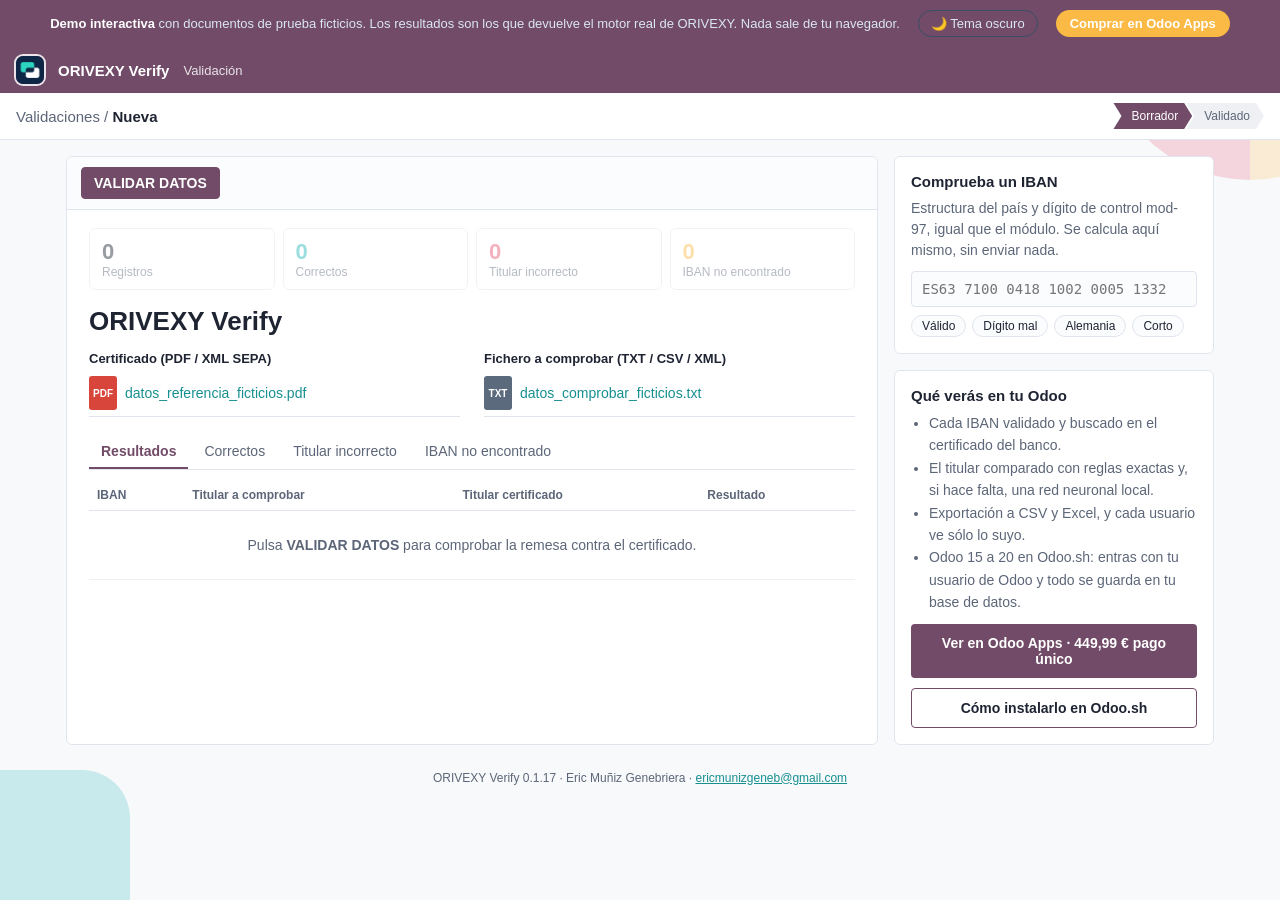
<file: demo/index.html>
<!DOCTYPE html>
<html lang="es">
<head>
<meta charset="utf-8">
<meta name="viewport" content="width=device-width, initial-scale=1">
<title>ORIVEXY Verify · demo</title>
<meta name="description" content="Demo interactiva de ORIVEXY Verify: valida IBAN y titulares contra el certificado del banco antes de pagar.">
<link rel="icon" href="logo.png?v=2">
<style>
  /* Tema claro (estilo Odoo, colores del icono) por defecto; el botón cambia al oscuro. */
  :root[data-tema="oscuro"] {
    --odoo: #8a5d80; --odoo-dark: #714B67; --azul: #4DA3FF; --marino: #060B14;
    --texto: #E6EDF5; --suave: #8FA3B8; --borde: #22314A; --fondo: #0B1220; --blanco: #121B2B;
    --superficie2: #172235; --hover: #1B2840; --linea: #1A2638; --foco: #1f4c86;
    --ok: #34d378; --ok-fondo: #0f2e1f; --ok-texto: #6EE7A8;
    --ko: #ff6b6b; --ko-fondo: #3a1719; --ko-texto: #ff8a8a;
    --aviso: #f5b451; --aviso-fondo: #3a2a12; --aviso-texto: #f5c270;
    color-scheme: dark;
  }
  :root {
    --odoo: #714B67; --odoo-dark: #5b3b53; --azul: #168f90; --marino: #714B67;
    --texto: #1f2433; --suave: #5c6678; --borde: #e0e4ec; --fondo: #f8f9fb; --blanco: #fff;
    --superficie2: #fbfcfd; --hover: #f2f4f7; --linea: #eef0f4; --foco: #bfeaea;
    --ok: #21b6b7; --ok-fondo: #e3f6f6; --ok-texto: #127274;
    --ko: #e75470; --ko-fondo: #fdecf0; --ko-texto: #b42346;
    --aviso: #fbb945; --aviso-fondo: #fff5e0; --aviso-texto: #a15c00;
    color-scheme: light;
  }
  * { box-sizing: border-box; }
  /* Formas planas en las esquinas, como en la ficha de Odoo Apps. */
  body::before, body::after { content: ""; position: fixed; z-index: -1; pointer-events: none; opacity: .22; }
  body::before { top: -120px; right: -120px; width: 300px; height: 300px; border-radius: 50%;
    background: linear-gradient(90deg, #e75470 50%, #fbb945 50%); }
  body::after { bottom: -90px; left: -90px; width: 220px; height: 220px; border-radius: 48px; background: #21b6b7; }
  :root[data-tema="oscuro"] body::before, :root[data-tema="oscuro"] body::after { opacity: .10; }
  body { margin: 0; font-family: "Segoe UI", Roboto, Helvetica, Arial, sans-serif; color: var(--texto); background: var(--fondo); font-size: 14px; }
  button { font: inherit; cursor: pointer; }
  a { color: var(--azul); }

  .aviso-demo { background: var(--marino); color: #dbe6f3; padding: 10px 16px; display: flex; flex-wrap: wrap; gap: 8px 18px; align-items: center; justify-content: center; font-size: 13px; }
  .aviso-demo b { color: #fff; }
  .aviso-demo a { color: #bfeaea; font-weight: 600; text-decoration: none; }
  .aviso-demo a.comprar { background: #fbb945; color: #1f2433; color: #fff; padding: 6px 14px; border-radius: 16px; }
  .aviso-demo button.tema { background: transparent; color: #dbe6f3; border: 1px solid #3a4e66; padding: 5px 12px; border-radius: 16px; }
  .aviso-demo button.tema:hover { border-color: #9cc3ff; color: #fff; }

  .barra { background: var(--odoo); color: #fff; height: 46px; display: flex; align-items: center; gap: 14px; padding: 0 16px; }
  .barra img { width: 28px; height: 28px; border-radius: 7px; box-shadow: 0 0 0 2px rgba(255,255,255,.85); }
  .barra .app { font-weight: 600; font-size: 15px; }
  .barra .menu { opacity: .85; font-size: 13px; }

  .panel { background: var(--blanco); border-bottom: 1px solid var(--borde); padding: 10px 16px; display: flex; flex-wrap: wrap; gap: 10px; align-items: center; justify-content: space-between; }
  .miga { color: var(--suave); font-size: 15px; } .miga b { color: var(--texto); font-weight: 600; }

  .contenedor { max-width: 1180px; margin: 0 auto; padding: 16px; display: grid; grid-template-columns: minmax(0, 1fr) 320px; gap: 16px; }
  @media (max-width: 960px) { .contenedor { grid-template-columns: 1fr; } }

  .hoja { background: var(--blanco); border: 1px solid var(--borde); border-radius: 6px; overflow: hidden; }
  .cabecera { display: flex; flex-wrap: wrap; gap: 8px; align-items: center; justify-content: space-between; padding: 10px 14px; border-bottom: 1px solid var(--borde); background: var(--superficie2); }
  .botones { display: flex; gap: 8px; flex-wrap: wrap; }
  .btn { border: 1px solid var(--borde); background: var(--blanco); color: var(--texto); padding: 7px 12px; border-radius: 4px; }
  .btn:hover { background: var(--hover); }
  .btn.primario { background: var(--odoo); border-color: var(--odoo); color: #fff; font-weight: 600; }
  .btn.primario:hover { background: var(--odoo-dark); }
  .btn[hidden] { display: none; }
  .estados { display: flex; font-size: 12px; }
  .estados span { padding: 6px 14px 6px 18px; background: var(--linea); color: var(--suave); clip-path: polygon(0 0, calc(100% - 8px) 0, 100% 50%, calc(100% - 8px) 100%, 0 100%, 8px 50%); margin-left: -6px; }
  .estados span.activo { background: var(--odoo); color: #fff; }

  .contenido { padding: 18px 22px 24px; }
  .contadores { display: grid; grid-template-columns: repeat(4, minmax(0, 1fr)); gap: 8px; margin-bottom: 16px; }
  @media (max-width: 640px) { .contadores { grid-template-columns: repeat(2, minmax(0, 1fr)); } }
  .contador { border: 1px solid var(--borde); border-radius: 6px; padding: 10px 12px; opacity: .45; transition: opacity .4s, transform .4s; }
  .contador.vivo { opacity: 1; transform: translateY(-2px); }
  .contador .num { font-size: 22px; font-weight: 700; }
  .contador .eti { color: var(--suave); font-size: 12px; }
  .contador.ok .num { color: var(--ok); } .contador.ko .num { color: var(--ko); } .contador.aviso .num { color: var(--aviso); }

  h1 { font-size: 26px; margin: 0 0 14px; }
  .campos { display: grid; grid-template-columns: repeat(2, minmax(0, 1fr)); gap: 12px 24px; margin-bottom: 18px; }
  @media (max-width: 640px) { .campos { grid-template-columns: 1fr; } }
  .campo .eti { font-weight: 600; font-size: 13px; margin-bottom: 4px; }
  .fichero { display: flex; align-items: center; gap: 8px; border-bottom: 1px solid var(--borde); padding: 6px 0; }
  .fichero .icono { width: 28px; height: 34px; border-radius: 3px; display: grid; place-items: center; font-size: 10px; font-weight: 700; color: #fff; }
  .fichero .icono.pdf { background: #d8453b; } .fichero .icono.txt { background: #5b6b7d; }
  .fichero button { border: 0; background: none; color: var(--azul); padding: 0; }

  .progreso { display: none; margin: 4px 0 18px; }
  .progreso.visible { display: block; }
  .pasos { list-style: none; margin: 0 0 10px; padding: 0; display: grid; gap: 6px; }
  .pasos li { display: flex; gap: 10px; align-items: center; color: var(--suave); }
  .pasos li .marca { width: 18px; height: 18px; border-radius: 50%; border: 2px solid var(--borde); flex: none; }
  .pasos li.en-curso { color: var(--texto); }
  .pasos li.en-curso .marca { border-color: var(--azul); border-top-color: transparent; animation: gira .8s linear infinite; }
  .pasos li.hecho { color: var(--texto); }
  .pasos li.hecho .marca { border-color: var(--ok); background: var(--ok); }
  @keyframes gira { to { transform: rotate(360deg); } }
  .barra-progreso { height: 6px; background: var(--linea); border-radius: 3px; overflow: hidden; }
  .barra-progreso div { height: 100%; width: 0; background: linear-gradient(90deg, var(--azul), var(--odoo)); transition: width .45s; }

  .pestanas { display: flex; gap: 4px; border-bottom: 1px solid var(--borde); margin-bottom: 10px; flex-wrap: wrap; }
  .pestanas button { border: 0; background: none; padding: 8px 12px; color: var(--suave); border-bottom: 2px solid transparent; }
  .pestanas button.activa { color: var(--odoo); border-bottom-color: var(--odoo); font-weight: 600; }

  .tabla-envoltorio { overflow-x: auto; }
  table { width: 100%; border-collapse: collapse; min-width: 640px; }
  th { text-align: left; font-size: 12px; color: var(--suave); font-weight: 600; padding: 8px; border-bottom: 1px solid var(--borde); }
  td { padding: 9px 8px; border-bottom: 1px solid var(--linea); }
  tbody tr { cursor: pointer; opacity: 0; transform: translateX(-8px); transition: opacity .35s, transform .35s, background .2s; }
  tbody tr.visible { opacity: 1; transform: none; }
  tbody tr:hover { background: var(--hover); }
  tr.ok td.estado { color: var(--ok); } tr.holder_mismatch td { color: var(--ko-texto); } tr.iban_not_found td { color: var(--aviso-texto); }
  .chip { display: inline-block; padding: 2px 8px; border-radius: 10px; font-size: 11px; font-weight: 700; }
  .chip.ok { background: var(--ok-fondo); color: var(--ok-texto); } .chip.holder_mismatch { background: var(--ko-fondo); color: var(--ko-texto); } .chip.iban_not_found { background: var(--aviso-fondo); color: var(--aviso-texto); }
  .mono { font-family: Consolas, "Courier New", monospace; font-size: 13px; white-space: nowrap; }
  .vacio { color: var(--suave); text-align: center; padding: 26px 8px; }

  .lateral { display: grid; gap: 16px; align-content: start; }
  .tarjeta { background: var(--blanco); border: 1px solid var(--borde); border-radius: 6px; padding: 16px; }
  .tarjeta h2 { font-size: 15px; margin: 0 0 8px; }
  .tarjeta p { color: var(--suave); margin: 0 0 10px; line-height: 1.5; }
  .tarjeta input { width: 100%; padding: 9px 10px; background: var(--superficie2); color: var(--texto); border: 1px solid var(--borde); border-radius: 4px; font-family: Consolas, monospace; font-size: 14px; }
  .tarjeta input:focus { outline: 2px solid var(--foco); border-color: var(--azul); }
  .ejemplos { display: flex; gap: 6px; flex-wrap: wrap; margin-top: 8px; }
  .ejemplos button { border: 1px solid var(--borde); background: var(--superficie2); color: var(--texto); border-radius: 12px; padding: 3px 10px; font-size: 12px; }
  .veredicto { margin-top: 10px; padding: 10px; border-radius: 4px; display: none; line-height: 1.5; }
  .veredicto.si { display: block; background: var(--ok-fondo); color: var(--ok-texto); }
  .veredicto.no { display: block; background: var(--ko-fondo); color: var(--ko-texto); }
  .veredicto .mono { display: block; margin-top: 4px; }
  .lista { margin: 0; padding-left: 18px; color: var(--suave); line-height: 1.6; }
  .cta { display: block; text-align: center; background: var(--odoo); color: #fff; text-decoration: none; padding: 11px; border-radius: 4px; font-weight: 600; margin-top: 10px; }
  .cta.secundario { background: var(--blanco); color: var(--texto); border: 1px solid var(--odoo); }

  .detalle { position: fixed; inset: 0; background: rgba(23, 33, 46, .45); display: none; align-items: center; justify-content: center; padding: 16px; z-index: 10; }
  .detalle.abierto { display: flex; }
  .detalle .caja { background: var(--blanco); border-radius: 8px; max-width: 560px; width: 100%; max-height: 90vh; overflow: auto; padding: 20px; animation: aparece .25s ease-out; }
  .detalle .caja.ancha { max-width: 760px; }
  .detalle img { width: 100%; border: 1px solid var(--borde); }
  .detalle pre { background: var(--superficie2); padding: 12px; border-radius: 4px; overflow-x: auto; font-size: 12px; }
  .detalle dl { display: grid; grid-template-columns: 150px 1fr; gap: 8px 12px; margin: 12px 0; }
  .detalle dt { color: var(--suave); } .detalle dd { margin: 0; }
  @keyframes aparece { from { opacity: 0; transform: translateY(8px); } }
  .pie { text-align: center; color: var(--suave); font-size: 12px; padding: 10px 16px 30px; }
</style>
</head>
<body>

<div class="aviso-demo">
  <span><b>Demo interactiva</b> con documentos de prueba ficticios. Los resultados son los que devuelve el motor real de ORIVEXY. Nada sale de tu navegador.</span>
  <button class="tema" id="tema" type="button">🌙 Tema oscuro</button>
  <a class="comprar" href="https://apps.odoo.com/apps/modules/20.0/orivexy_validator" target="_blank" rel="noopener">Comprar en Odoo Apps</a>
</div>

<div class="barra">
  <img src="logo.png?v=2" alt="">
  <span class="app">ORIVEXY Verify</span>
  <span class="menu">Validación</span>
</div>

<div class="panel">
  <div class="miga">Validaciones / <b id="titulo-miga">Nueva</b></div>
  <div class="estados"><span id="est-borrador" class="activo">Borrador</span><span id="est-validado">Validado</span></div>
</div>

<div class="contenedor">
  <main class="hoja">
    <div class="cabecera">
      <div class="botones">
        <button class="btn primario" id="validar">VALIDAR DATOS</button>
        <button class="btn" id="csv" hidden>Exportar CSV</button>
        <button class="btn" id="reiniciar" hidden>Reiniciar</button>
      </div>
      <span class="miga" id="motor"></span>
    </div>

    <div class="contenido">
      <div class="contadores">
        <div class="contador" data-clave="total"><div class="num">0</div><div class="eti">Registros</div></div>
        <div class="contador ok" data-clave="ok"><div class="num">0</div><div class="eti">Correctos</div></div>
        <div class="contador ko" data-clave="holder_mismatch"><div class="num">0</div><div class="eti">Titular incorrecto</div></div>
        <div class="contador aviso" data-clave="iban_not_found"><div class="num">0</div><div class="eti">IBAN no encontrado</div></div>
      </div>

      <h1>ORIVEXY Verify</h1>

      <div class="campos">
        <div class="campo">
          <div class="eti">Certificado (PDF / XML SEPA)</div>
          <div class="fichero"><span class="icono pdf">PDF</span><button id="ver-cert"></button></div>
        </div>
        <div class="campo">
          <div class="eti">Fichero a comprobar (TXT / CSV / XML)</div>
          <div class="fichero"><span class="icono txt">TXT</span><button id="ver-txt"></button></div>
        </div>
      </div>

      <div class="progreso" id="progreso">
        <ol class="pasos" id="pasos"></ol>
        <div class="barra-progreso"><div id="barra"></div></div>
      </div>

      <div class="pestanas" id="filtros">
        <button class="activa" data-filtro="todos">Resultados</button>
        <button data-filtro="ok">Correctos</button>
        <button data-filtro="holder_mismatch">Titular incorrecto</button>
        <button data-filtro="iban_not_found">IBAN no encontrado</button>
      </div>
      <div class="tabla-envoltorio">
        <table>
          <thead><tr><th>IBAN</th><th>Titular a comprobar</th><th>Titular certificado</th><th>Resultado</th></tr></thead>
          <tbody id="filas"><tr class="visible"><td colspan="4" class="vacio">Pulsa <b>VALIDAR DATOS</b> para comprobar la remesa contra el certificado.</td></tr></tbody>
        </table>
      </div>
    </div>
  </main>

  <aside class="lateral">
    <section class="tarjeta">
      <h2>Comprueba un IBAN</h2>
      <p>Estructura del país y dígito de control mod-97, igual que el módulo. Se calcula aquí mismo, sin enviar nada.</p>
      <input id="iban" placeholder="ES63 7100 0418 1002 0005 1332" autocomplete="off" spellcheck="false" aria-label="IBAN">
      <div class="ejemplos">
        <button data-iban="ES6371000418100200051332">Válido</button>
        <button data-iban="ES6371000418100200051333">Dígito mal</button>
        <button data-iban="DE44970400440532013000">Alemania</button>
        <button data-iban="ES637100041810">Corto</button>
      </div>
      <div class="veredicto" id="veredicto" role="status"></div>
    </section>

    <section class="tarjeta">
      <h2>Qué verás en tu Odoo</h2>
      <ul class="lista">
        <li>Cada IBAN validado y buscado en el certificado del banco.</li>
        <li>El titular comparado con reglas exactas y, si hace falta, una red neuronal local.</li>
        <li>Exportación a CSV y Excel, y cada usuario ve sólo lo suyo.</li>
        <li>Odoo 15 a 20 en Odoo.sh: entras con tu usuario de Odoo y todo se guarda en tu base de datos.</li>
      </ul>
      <a class="cta" href="https://apps.odoo.com/apps/modules/20.0/orivexy_validator" target="_blank" rel="noopener">Ver en Odoo Apps · 449,99 € pago único</a>
      <a class="cta secundario" href="../odoo-sh/">Cómo instalarlo en Odoo.sh</a>
    </section>
  </aside>
</div>

<div class="pie">ORIVEXY Verify 0.1.17 · Eric Muñiz Genebriera · <a href="mailto:ericmunizgeneb@gmail.com">ericmunizgeneb@gmail.com</a></div>

<div class="detalle" id="detalle" role="dialog" aria-modal="true">
  <div class="caja" id="caja"></div>
</div>

<script src="datos.js"></script>
<script>
(function () {
  const D = window.ORIVEXY_DEMO;
  const $ = (id) => document.getElementById(id);

  // Tema oscuro o claro; se recuerda en este navegador si se puede.
  function ponTema(tema) {
    if (tema === "oscuro") document.documentElement.dataset.tema = "oscuro";
    else delete document.documentElement.dataset.tema;
    $("tema").textContent = tema === "oscuro" ? "☀ Tema claro" : "\u{1F319} Tema oscuro";
  }
  let temaGuardado = "claro";
  try { temaGuardado = localStorage.getItem("orivexy-tema-v2") || "claro"; } catch (e) { /* sin almacenamiento */ }
  ponTema(temaGuardado);
  $("tema").addEventListener("click", () => {
    const nuevo = document.documentElement.dataset.tema === "oscuro" ? "claro" : "oscuro";
    ponTema(nuevo);
    try { localStorage.setItem("orivexy-tema-v2", nuevo); } catch (e) { /* sin almacenamiento */ }
  });
  const ETIQUETAS = { ok: "CORRECTO", holder_mismatch: "TITULAR INCORRECTO", iban_not_found: "IBAN NO ENCONTRADO" };
  const PASOS = [
    "Leyendo el certificado del banco",
    "Leyendo el fichero a comprobar",
    "Validando cada IBAN (estructura y mod-97)",
    "Buscando cada IBAN en el certificado",
    "Comparando titulares",
  ];
  let filtro = "todos";
  let validado = false;

  $("ver-cert").textContent = D.referencia;
  $("ver-txt").textContent = D.comprobar;

  function escapa(texto) {
    const div = document.createElement("div");
    div.textContent = texto == null ? "" : String(texto);
    return div.innerHTML;
  }

  function abrir(html, ancha) {
    $("caja").className = "caja" + (ancha ? " ancha" : "");
    $("caja").innerHTML = html + '<p style="text-align:right;margin:14px 0 0"><button class="btn" id="cerrar">Cerrar</button></p>';
    $("detalle").classList.add("abierto");
    $("cerrar").focus();
    $("cerrar").onclick = cerrar;
  }
  function cerrar() { $("detalle").classList.remove("abierto"); }
  $("detalle").addEventListener("click", (e) => { if (e.target.id === "detalle") cerrar(); });
  document.addEventListener("keydown", (e) => { if (e.key === "Escape") cerrar(); });

  $("ver-cert").onclick = () => abrir("<h2>" + escapa(D.referencia) + "</h2><img src='certificado.png' alt='Certificado bancario ficticio'>", true);
  $("ver-txt").onclick = () => abrir("<h2>" + escapa(D.comprobar) + "</h2><pre>" + escapa(D.texto_comprobar) + "</pre>", true);

  function cuenta() {
    const r = { total: D.lineas.length, ok: 0, holder_mismatch: 0, iban_not_found: 0 };
    D.lineas.forEach((l) => r[l.estado]++);
    return r;
  }

  function animaNumero(el, hasta, decimales, sufijo) {
    const inicio = performance.now(), duracion = 700;
    function paso(ahora) {
      const t = Math.min(1, (ahora - inicio) / duracion);
      const valor = hasta * (1 - Math.pow(1 - t, 3));
      el.textContent = valor.toFixed(decimales).replace(".", ",") + (sufijo || "");
      if (t < 1) requestAnimationFrame(paso);
    }
    requestAnimationFrame(paso);
  }

  function pintaFilas() {
    const tbody = $("filas");
    const lineas = D.lineas.filter((l) => filtro === "todos" || l.estado === filtro);
    if (!lineas.length) {
      tbody.innerHTML = '<tr class="visible"><td colspan="4" class="vacio">No hay líneas con este resultado.</td></tr>';
      return;
    }
    tbody.innerHTML = lineas.map((l) =>
      '<tr class="' + l.estado + '" data-i="' + D.lineas.indexOf(l) + '">' +
      '<td class="mono">' + escapa(l.iban) + "</td><td>" + escapa(l.titular) + "</td><td>" + escapa(l.certificado) +
      '</td><td class="estado"><span class="chip ' + l.estado + '">' + ETIQUETAS[l.estado] + "</span></td></tr>").join("");
    [...tbody.rows].forEach((fila, i) => setTimeout(() => fila.classList.add("visible"), 70 * i));
  }

  $("filas").addEventListener("click", (e) => {
    const fila = e.target.closest("tr[data-i]");
    if (!fila) return;
    const l = D.lineas[+fila.dataset.i];
    abrir("<h2>Detalle de la línea</h2><dl>" +
      "<dt>IBAN</dt><dd class='mono'>" + escapa(l.iban) + "</dd>" +
      "<dt>Titular a comprobar</dt><dd>" + escapa(l.titular) + "</dd>" +
      "<dt>Titular certificado</dt><dd>" + escapa(l.certificado) + "</dd>" +
      "<dt>Resultado</dt><dd><span class='chip " + l.estado + "'>" + ETIQUETAS[l.estado] + "</span></dd>" +
      "<dt>Observaciones</dt><dd>" + escapa(l.nota) + "</dd>" +
      "<dt>Origen</dt><dd>" + escapa(l.origen) + "</dd></dl>");
  });

  $("filtros").addEventListener("click", (e) => {
    const b = e.target.closest("button");
    if (!b) return;
    filtro = b.dataset.filtro;
    [...$("filtros").children].forEach((x) => x.classList.toggle("activa", x === b));
    if (validado) pintaFilas();
  });

  function espera(ms) { return new Promise((r) => setTimeout(r, ms)); }

  $("validar").onclick = async function () {
    this.disabled = true;
    $("progreso").classList.add("visible");
    $("pasos").innerHTML = PASOS.map((p) => '<li><span class="marca"></span>' + p + "</li>").join("");
    const items = [...$("pasos").children];
    for (let i = 0; i < items.length; i++) {
      items[i].className = "en-curso";
      await espera(520);
      items[i].className = "hecho";
      $("barra").style.width = (100 * (i + 1) / items.length) + "%";
    }
    await espera(250);
    $("progreso").classList.remove("visible");
    validado = true;
    const r = cuenta();
    document.querySelectorAll(".contador").forEach((c, i) => {
      const clave = c.dataset.clave;
      setTimeout(() => {
        c.classList.add("vivo");
        animaNumero(c.querySelector(".num"), r[clave], 0, "");
      }, 90 * i);
    });
    $("est-borrador").classList.remove("activo");
    $("est-validado").classList.add("activo");
    $("titulo-miga").textContent = D.comprobar;
    $("motor").textContent = "Comparador: " + D.motor;
    this.hidden = true;
    $("csv").hidden = false;
    $("reiniciar").hidden = false;
    pintaFilas();
  };

  $("reiniciar").onclick = function () {
    validado = false;
    document.querySelectorAll(".contador").forEach((c) => {
      c.classList.remove("vivo");
      c.querySelector(".num").textContent = "0";
    });
    $("est-validado").classList.remove("activo");
    $("est-borrador").classList.add("activo");
    $("titulo-miga").textContent = "Nueva";
    $("motor").textContent = "";
    $("barra").style.width = "0";
    $("validar").hidden = false;
    $("validar").disabled = false;
    $("csv").hidden = true;
    this.hidden = true;
    $("filas").innerHTML = '<tr class="visible"><td colspan="4" class="vacio">Pulsa <b>VALIDAR DATOS</b> para comprobar la remesa contra el certificado.</td></tr>';
  };

  $("csv").onclick = function () {
    const celda = (v) => {
      let t = String(v == null ? "" : v);
      if (/^[=+\-@]/.test(t)) t = "'" + t;
      return '"' + t.replace(/"/g, '""') + '"';
    };
    const filas = [["IBAN certificado", "Titular a comprobar", "Titular certificado", "Resultado", "Origen", "Observaciones"]]
      .concat(D.lineas.map((l) => [l.iban, l.titular, l.certificado, ETIQUETAS[l.estado], l.origen, l.nota]));
    const csv = "﻿" + filas.map((f) => f.map(celda).join(";")).join("\r\n");
    const a = document.createElement("a");
    a.href = URL.createObjectURL(new Blob([csv], { type: "text/csv;charset=utf-8" }));
    a.download = "resultados_validacion.csv";
    a.click();
    URL.revokeObjectURL(a.href);
  };

  // IBAN: misma regla que core/iban.py (registro ISO 13616 y mod-97).
  function mod97(iban) {
    const reordenado = iban.slice(4) + iban.slice(0, 4);
    let numero = "";
    for (const c of reordenado) numero += /[0-9]/.test(c) ? c : String(c.charCodeAt(0) - 55);
    let resto = 0;
    for (let i = 0; i < numero.length; i += 7) resto = Number(String(resto) + numero.slice(i, i + 7)) % 97;
    return resto;
  }

  function compruebaIban(valor) {
    const iban = valor.replace(/[^A-Za-z0-9]/g, "").toUpperCase();
    if (!iban) return null;
    const bonito = iban.replace(/(.{4})/g, "$1 ").trim();
    const pais = iban.slice(0, 2);
    if (!/^[A-Z]{2}\d{2}/.test(iban)) return { ok: false, texto: "Debe empezar por el código del país y dos dígitos de control.", bonito };
    const largo = D.longitudes[pais];
    if (!largo) return { ok: false, texto: "«" + pais + "» no está en el registro IBAN.", bonito };
    if (iban.length !== largo) return { ok: false, texto: "Un IBAN de " + pais + " tiene " + largo + " caracteres y este tiene " + iban.length + ".", bonito };
    if (!new RegExp("^" + D.patrones[pais] + "$").test(iban.slice(4))) return { ok: false, texto: "La parte nacional no tiene el formato de " + pais + ".", bonito };
    if (mod97(iban) !== 1) return { ok: false, texto: "El dígito de control no cuadra: hay algún carácter mal escrito.", bonito };
    return { ok: true, texto: "IBAN válido: estructura de " + pais + " y dígito de control correctos.", bonito };
  }

  function actualiza() {
    const r = compruebaIban($("iban").value);
    const v = $("veredicto");
    if (!r) { v.className = "veredicto"; return; }
    v.className = "veredicto " + (r.ok ? "si" : "no");
    v.innerHTML = (r.ok ? "✔ " : "✖ ") + escapa(r.texto) + '<span class="mono">' + escapa(r.bonito) + "</span>";
  }
  $("iban").addEventListener("input", actualiza);
  document.querySelector(".ejemplos").addEventListener("click", (e) => {
    const b = e.target.closest("button");
    if (!b) return;
    $("iban").value = b.dataset.iban;
    actualiza();
  });
})();
</script>
</body>
</html>
</file>
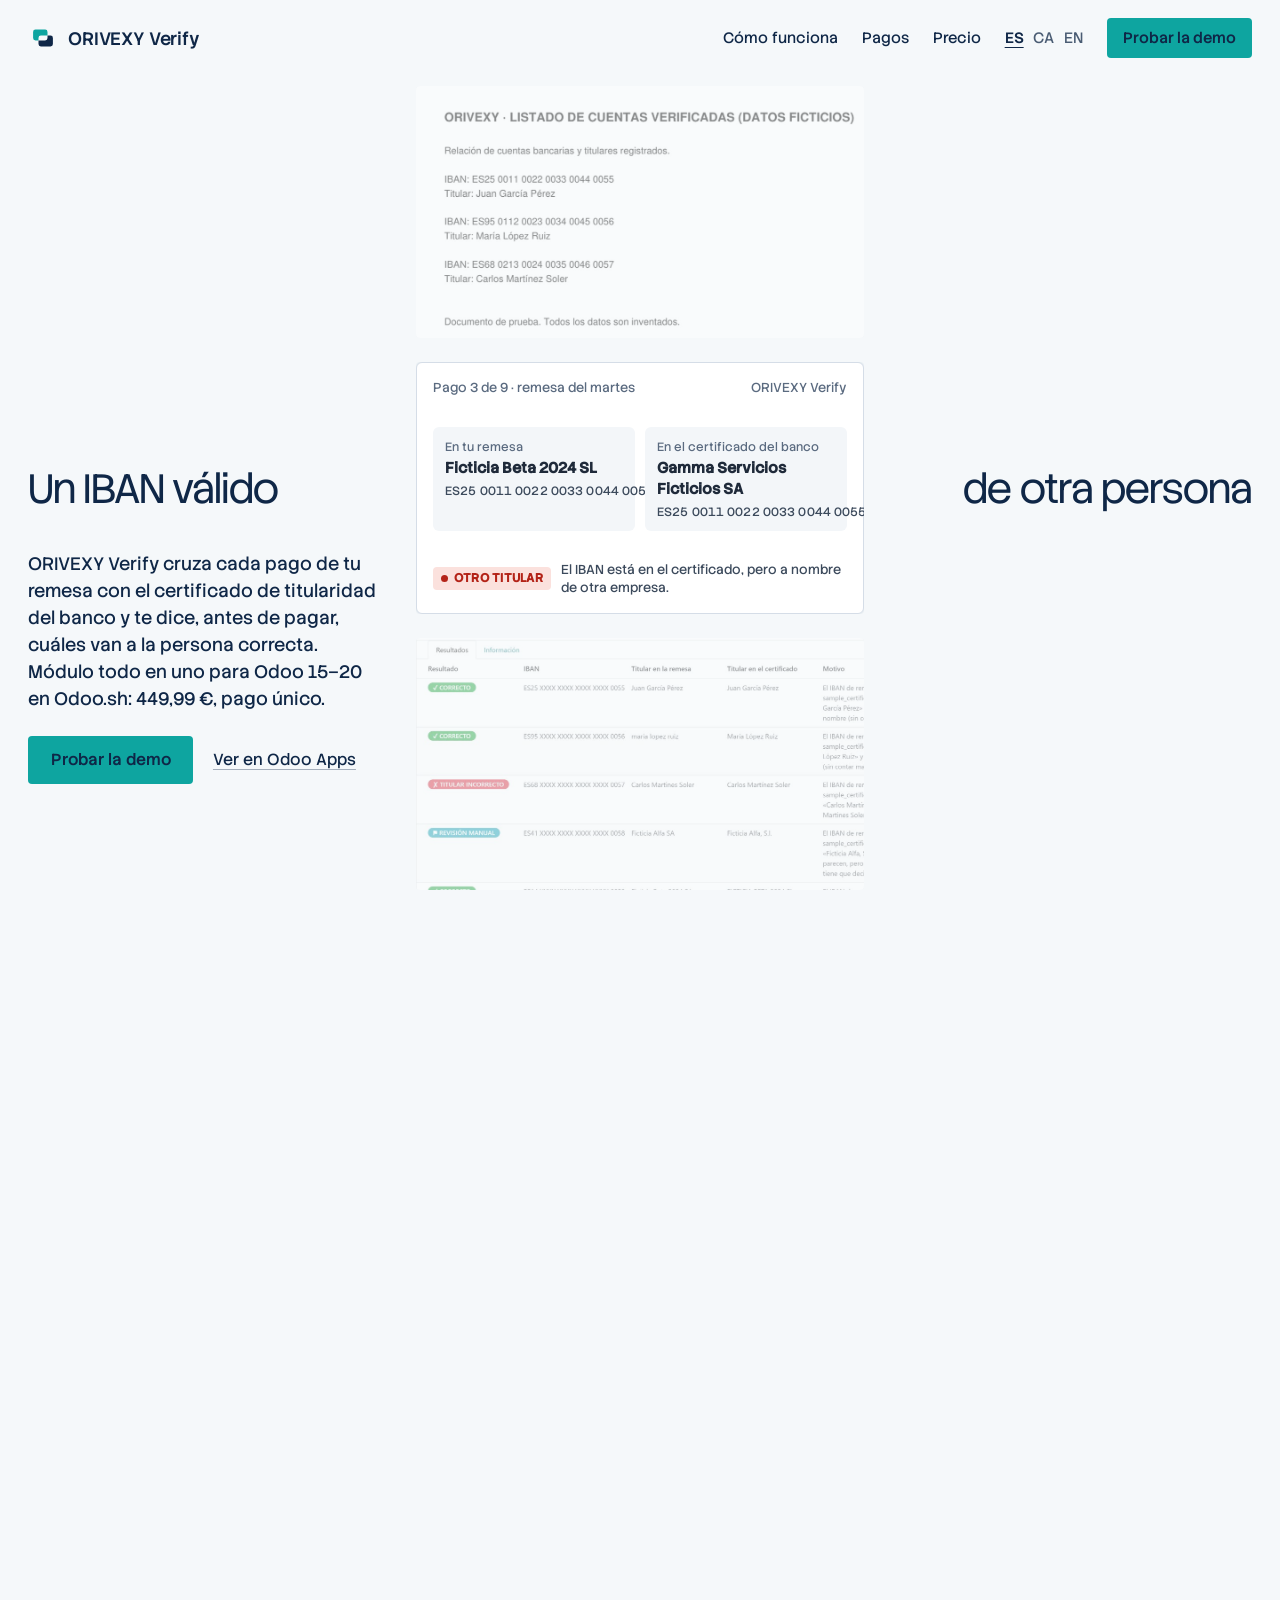
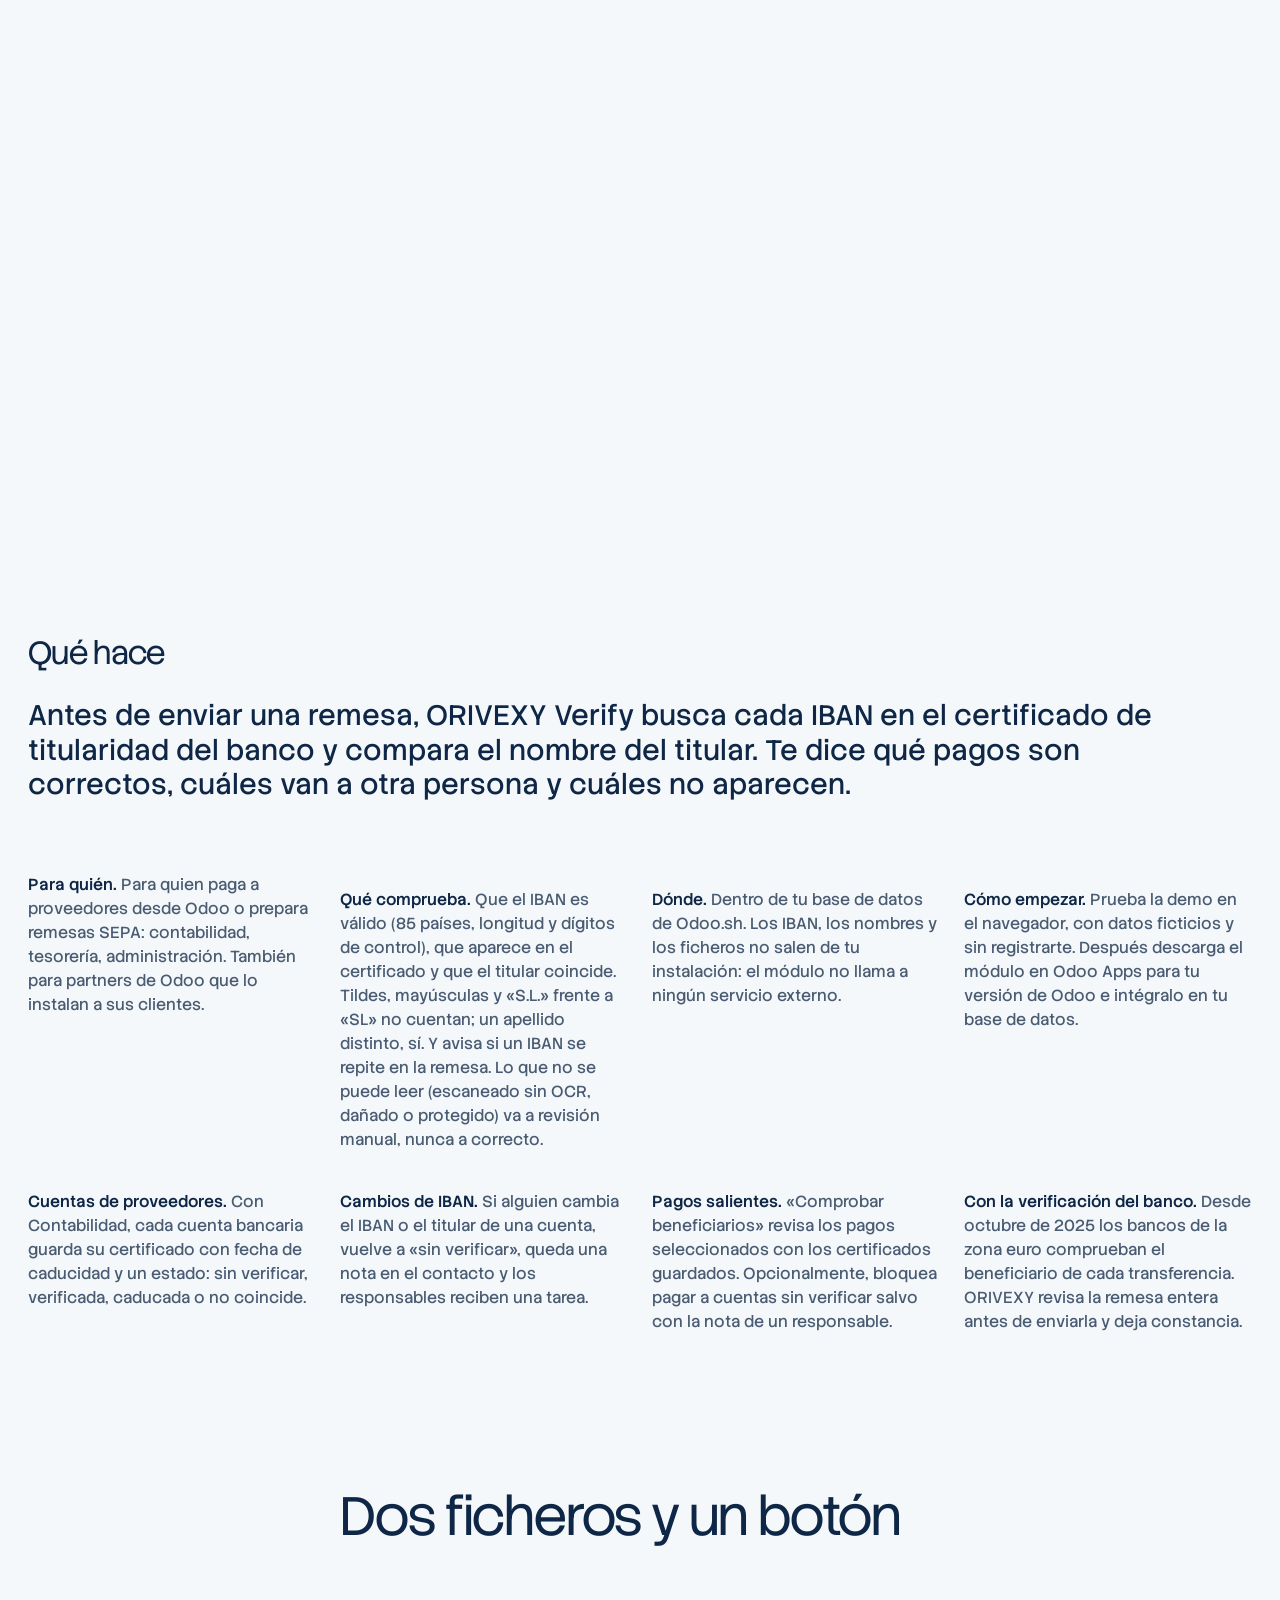
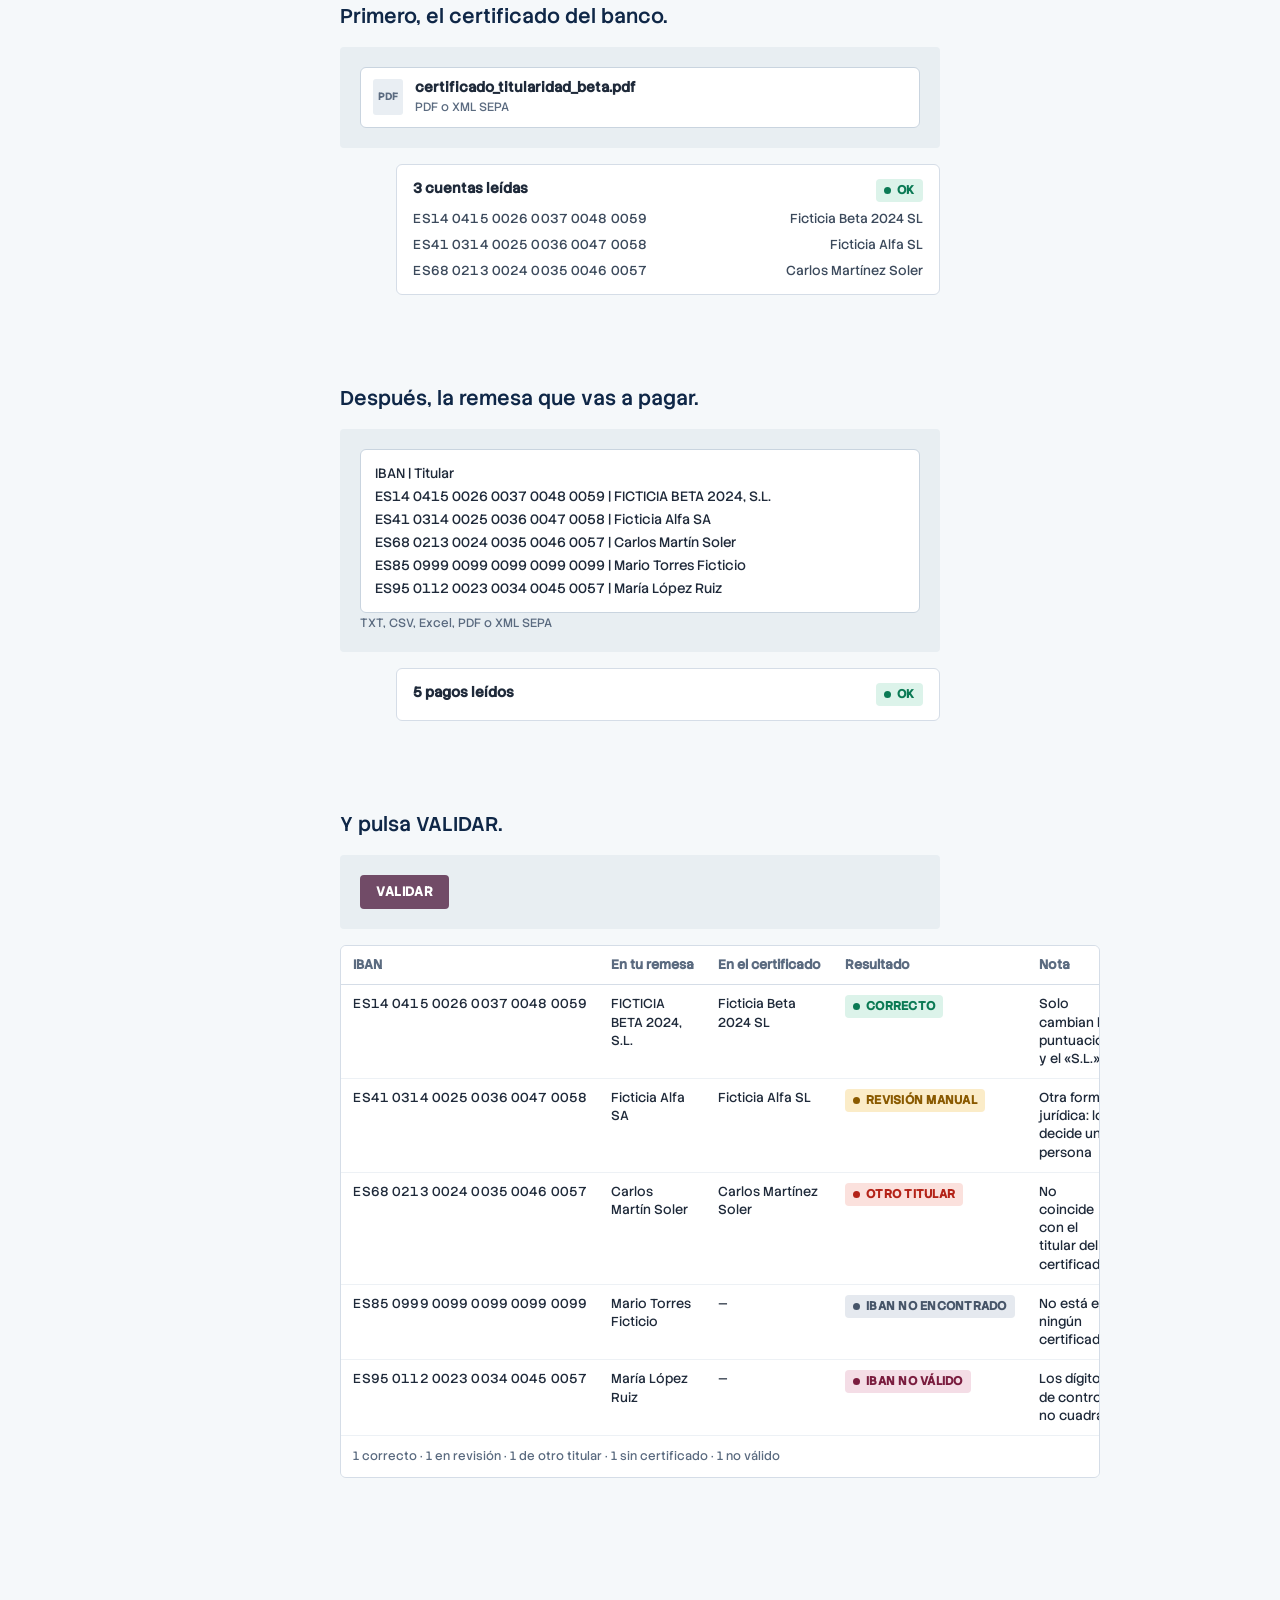
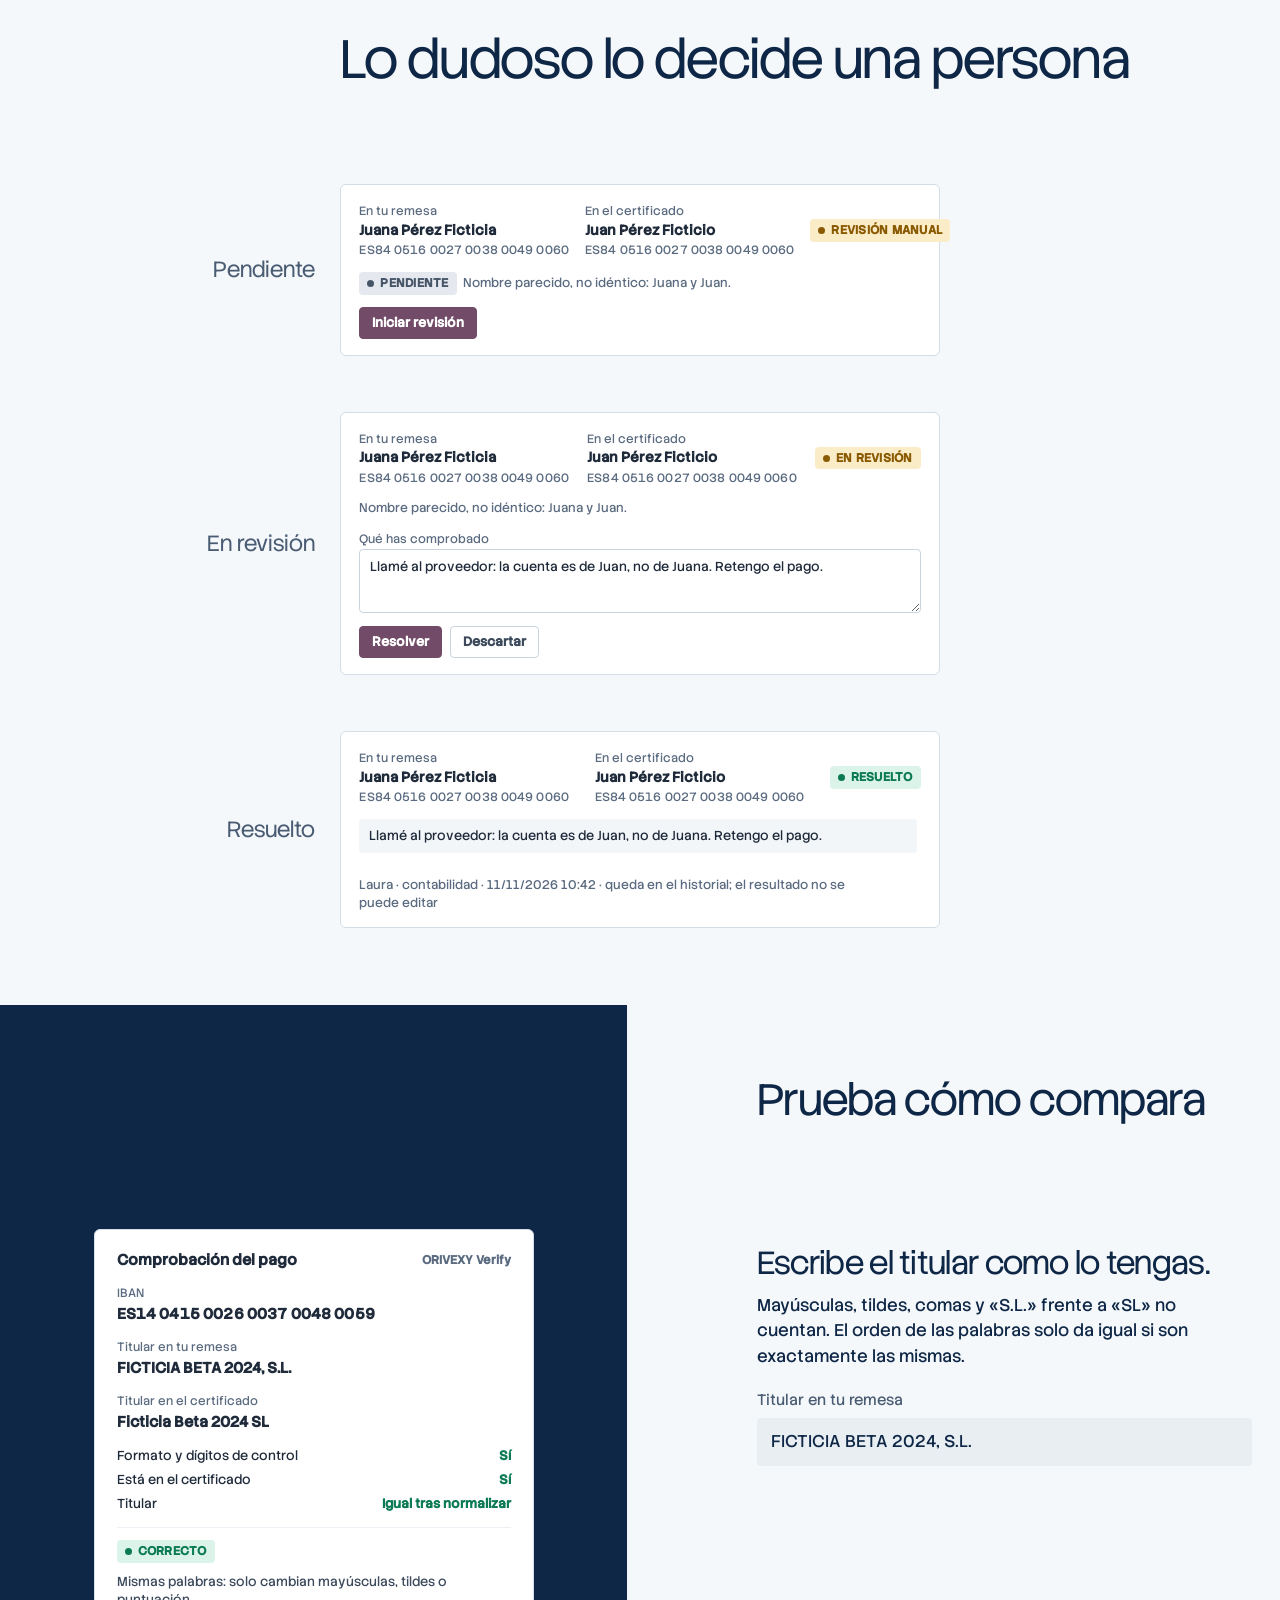
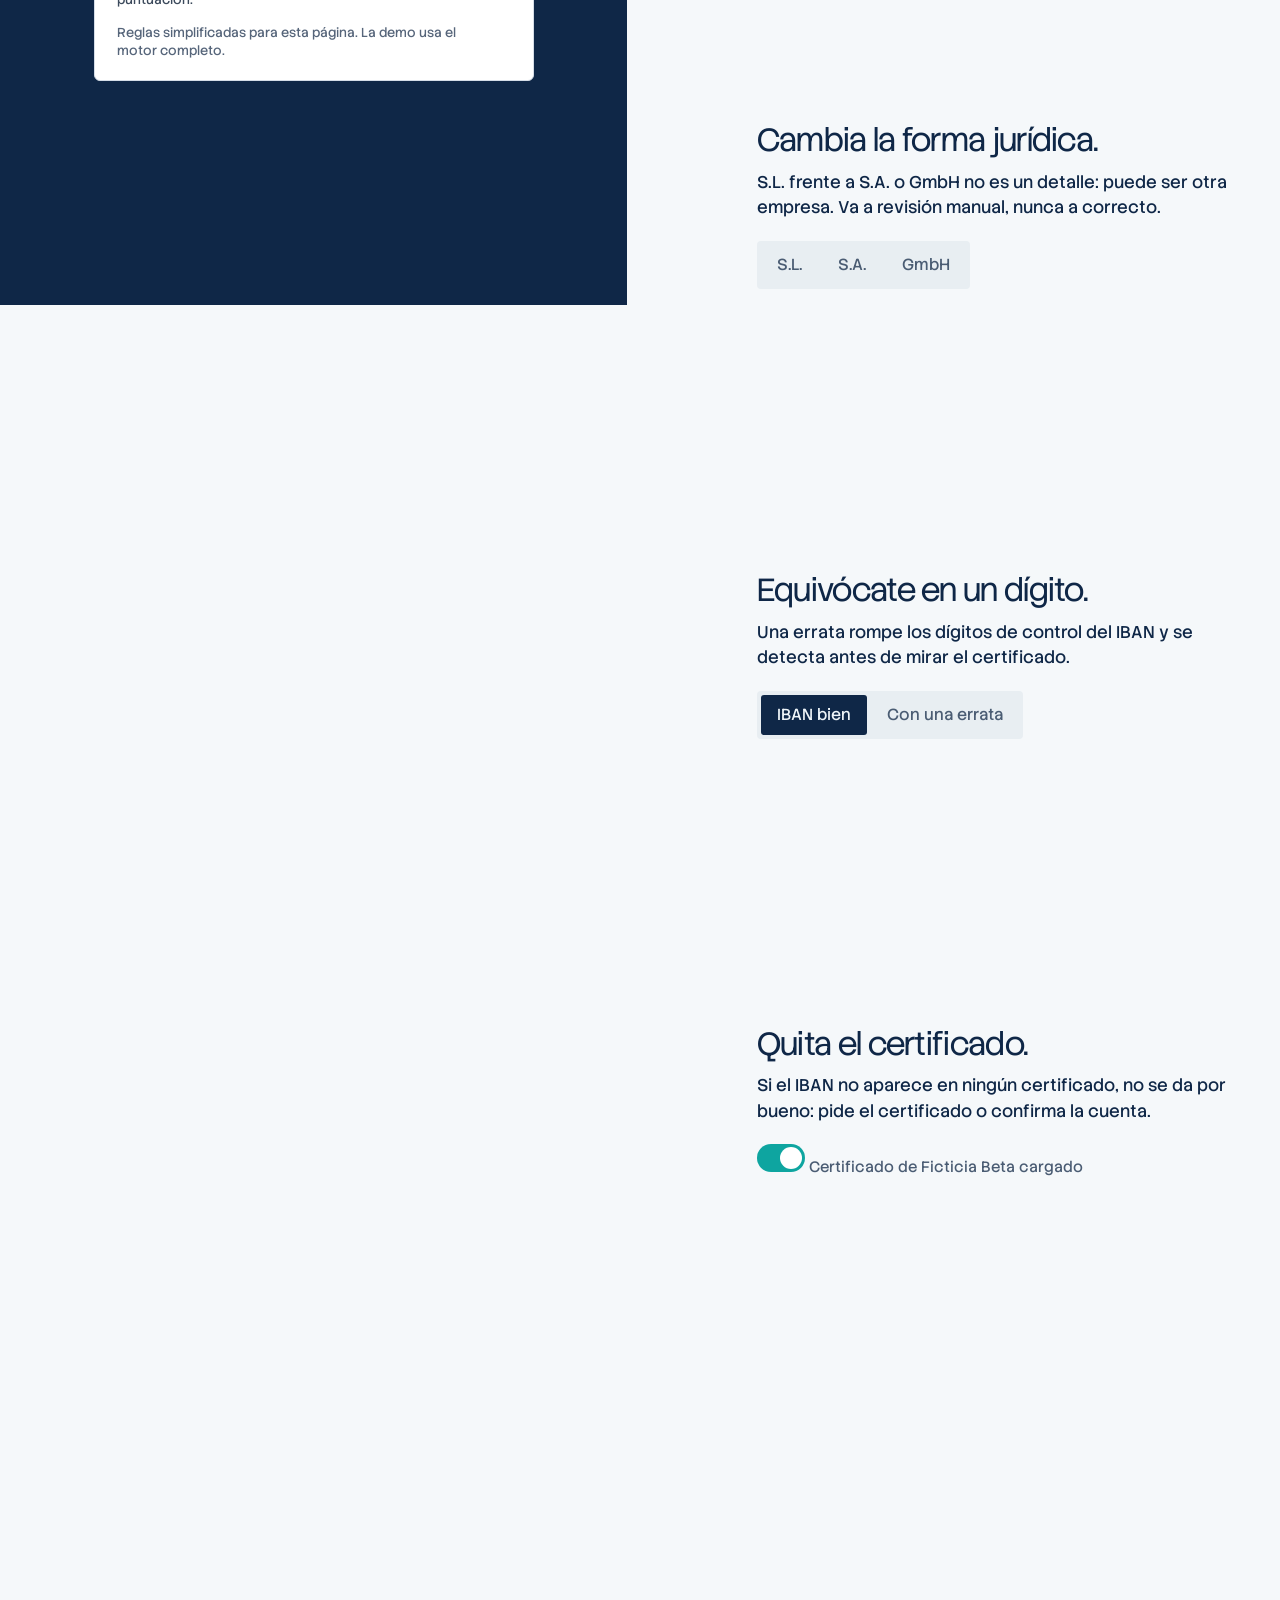
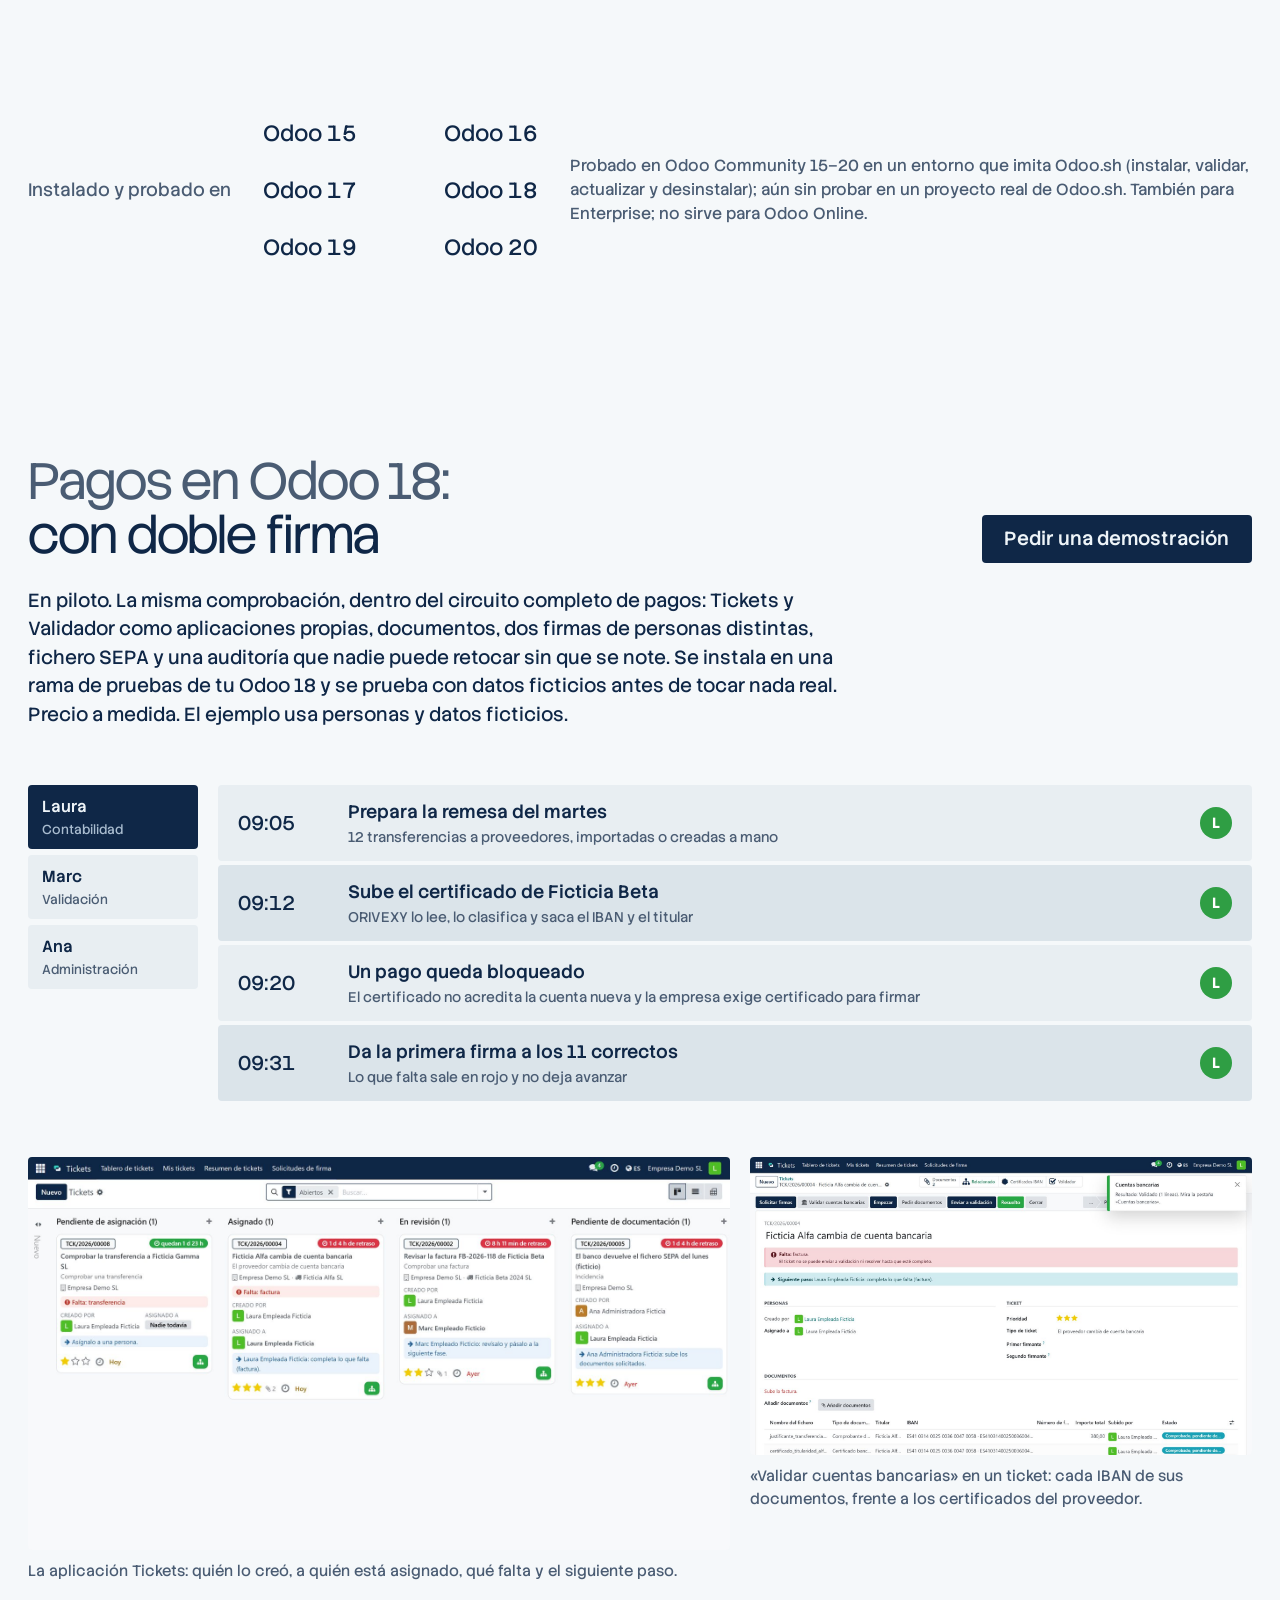
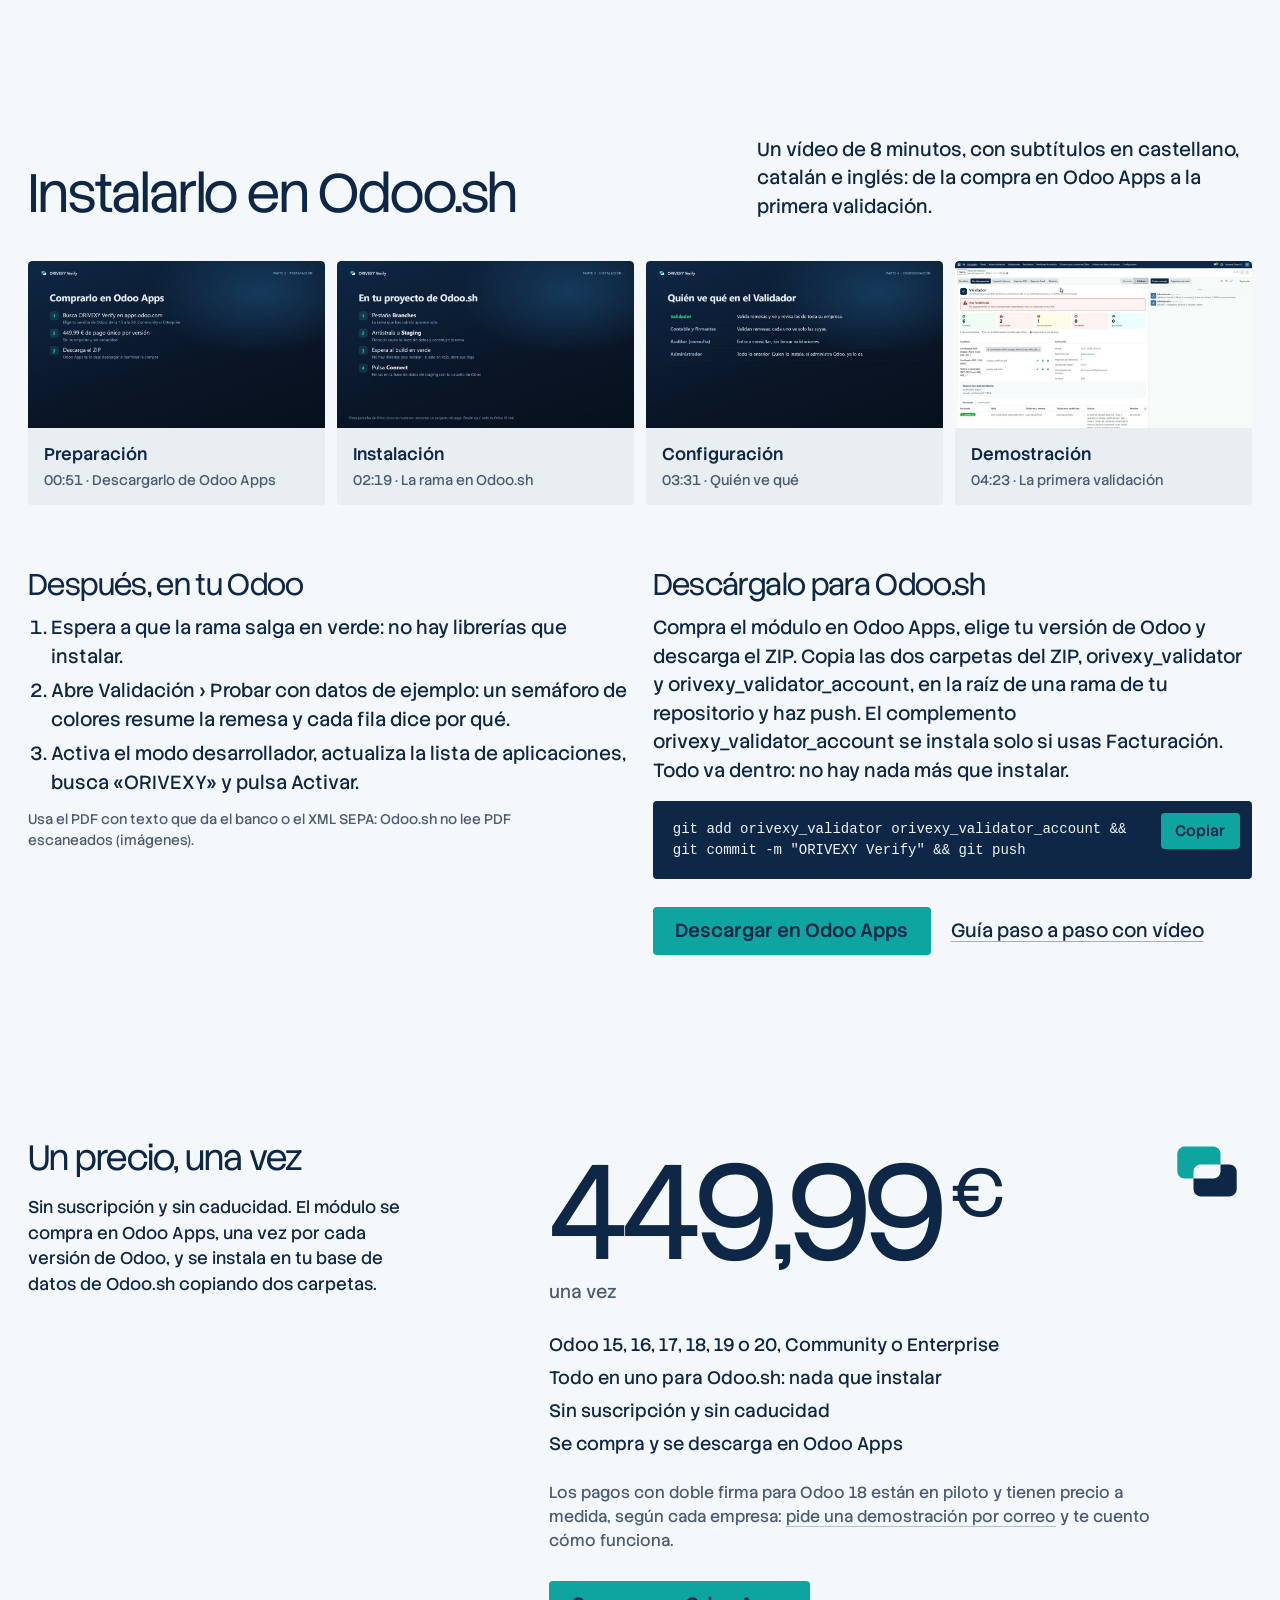
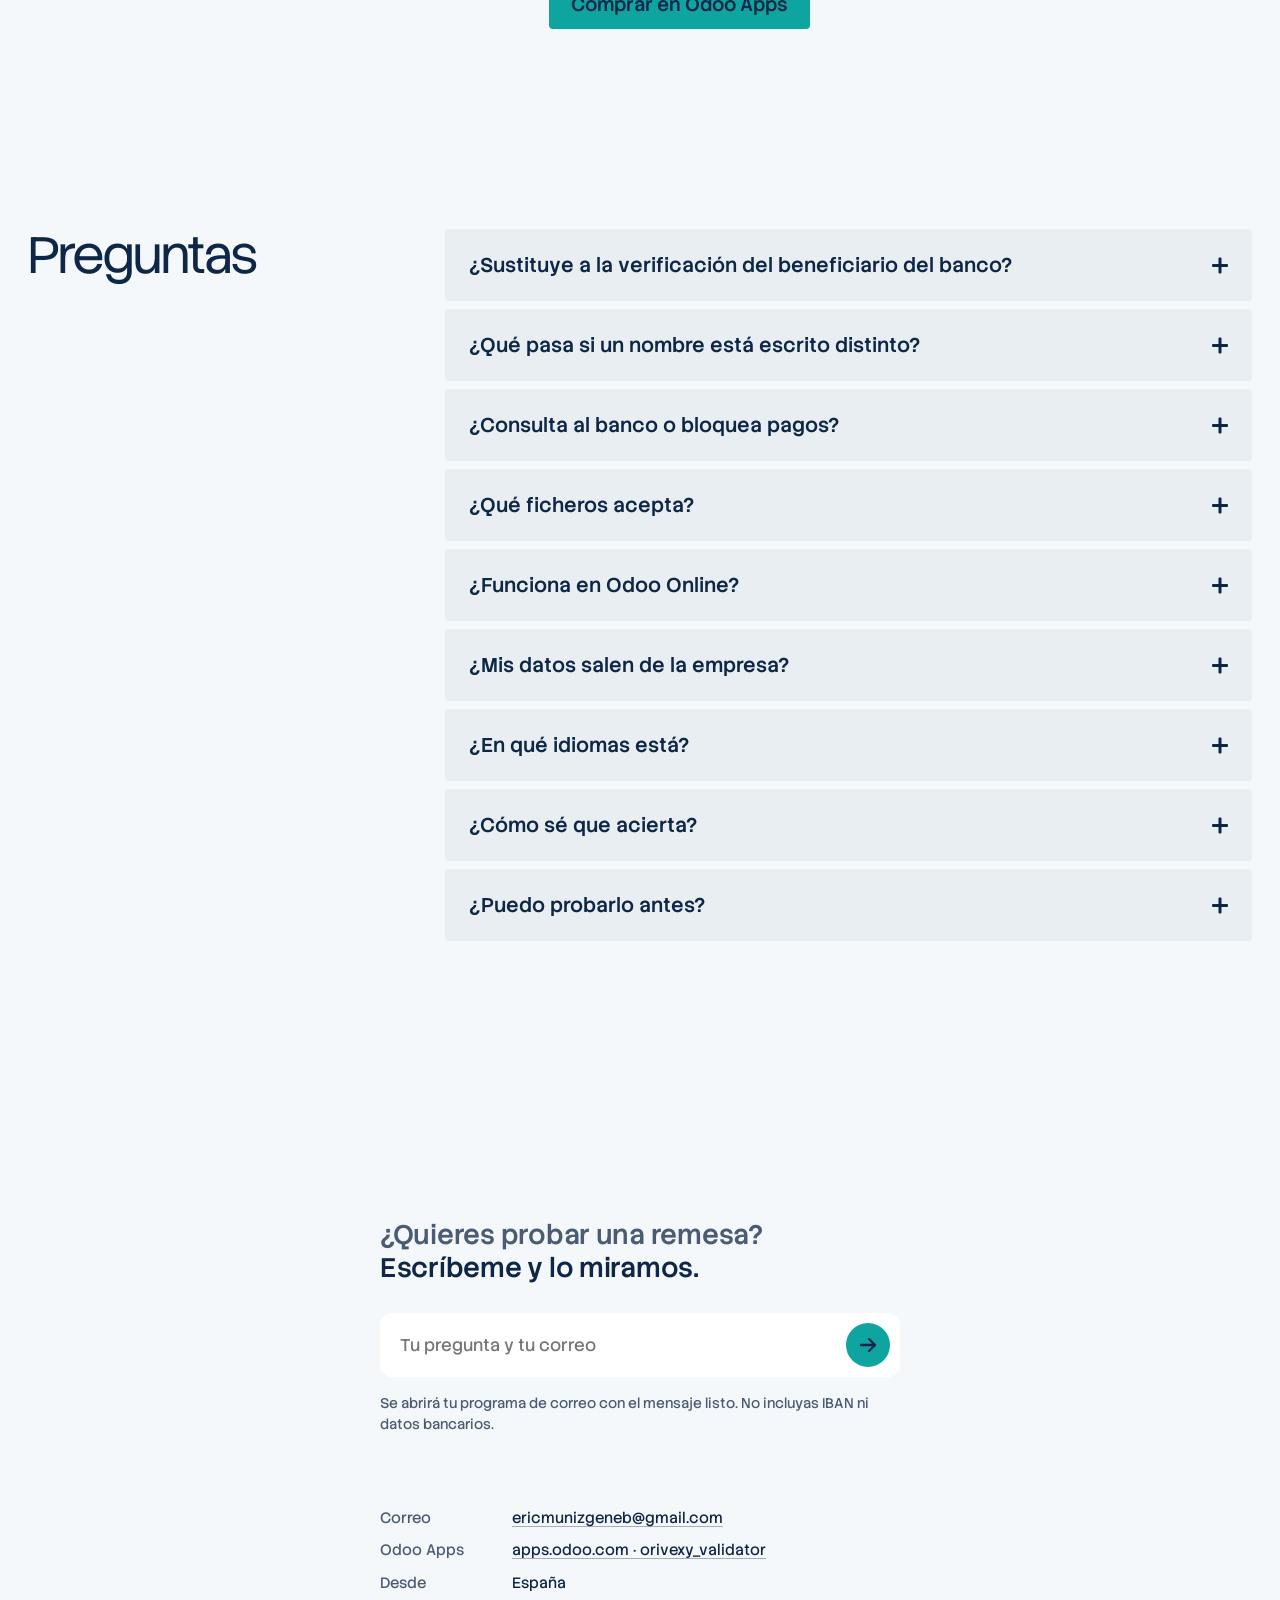
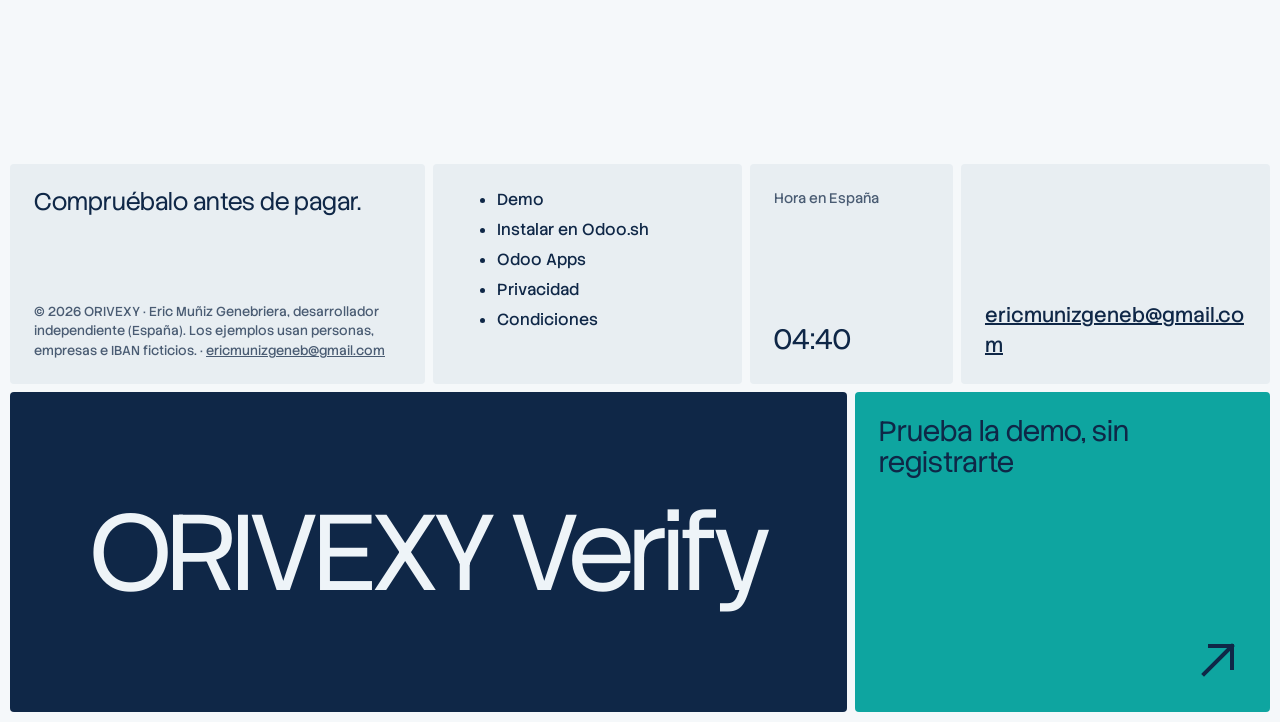
<file: es/index.html>
<!DOCTYPE html>
<html lang="es">
<head>
<meta charset="utf-8">
<meta name="viewport" content="width=device-width, initial-scale=1">
<title>ORIVEXY Verify · Comprueba IBAN y titular antes de pagar</title>
<meta name="description" content="Antes de pagar, ORIVEXY Verify cruza cada IBAN de tu remesa con el certificado de titularidad del banco y te dice qué pagos van a otra persona. Módulo todo en uno para Odoo 15–20 en Odoo.sh. 449,99 €, pago único. Todo en local.">
<link rel="canonical" href="https://orivexy.github.io/es/">
<link rel="alternate" hreflang="en" href="https://orivexy.github.io/">
<link rel="alternate" hreflang="es" href="https://orivexy.github.io/es/">
<link rel="alternate" hreflang="ca" href="https://orivexy.github.io/ca/">
<link rel="alternate" hreflang="x-default" href="https://orivexy.github.io/">
<meta property="og:type" content="website">
<meta property="og:locale" content="es_ES">
<meta property="og:title" content="ORIVEXY Verify · Comprueba IBAN y titular antes de pagar">
<meta property="og:description" content="Antes de pagar, ORIVEXY Verify cruza cada IBAN de tu remesa con el certificado de titularidad del banco y te dice qué pagos van a otra persona. Módulo todo en uno para Odoo 15–20 en Odoo.sh. 449,99 €, pago único. Todo en local.">
<meta property="og:image" content="https://orivexy.github.io/img/web-resultados-odoo.jpg">
<meta property="og:url" content="https://orivexy.github.io/es/">
<meta name="twitter:card" content="summary_large_image">
<meta name="theme-color" content="#0f2747">
<link rel="icon" href="../img/web-simbolo.svg" type="image/svg+xml">
<link rel="preload" href="../assets/fonts/stack-sans-text-latin.woff2" as="font" type="font/woff2" crossorigin>
<link rel="preload" href="../assets/fonts/stack-sans-headline-latin.woff2" as="font" type="font/woff2" crossorigin>
<link rel="stylesheet" href="../assets/web.css?v=7beab6a9">
<script>document.documentElement.classList.add('js')</script>
<script type="application/ld+json">{"@context": "https://schema.org", "@type": "SoftwareApplication", "name": "ORIVEXY Verify", "applicationCategory": "BusinessApplication", "operatingSystem": "Odoo 15–20 (Odoo.sh, Community, Enterprise)", "description": "Antes de pagar, ORIVEXY Verify cruza cada IBAN de tu remesa con el certificado de titularidad del banco y te dice qué pagos van a otra persona. Módulo todo en uno para Odoo 15–20 en Odoo.sh. 449,99 €, pago único. Todo en local.", "inLanguage": "es", "url": "https://orivexy.github.io/es/", "image": "https://orivexy.github.io/img/web-resultados-odoo.jpg", "author": {"@type": "Person", "name": "Eric Muñiz Genebriera"}, "offers": {"@type": "Offer", "price": "449.99", "priceCurrency": "EUR", "url": "https://apps.odoo.com/apps/modules/18.0/orivexy_validator", "availability": "https://schema.org/InStock"}}</script>
</head>
<body>
<main>
<section class="hero" aria-labelledby="titulo">
  <div class="hero__stage">
    <header class="top">
      <a class="brand" href="../es/"><img src="../img/web-simbolo.svg" width="30" height="30" alt="">ORIVEXY Verify</a>
      <nav aria-label="Cómo funciona"><a class="link " href="#como">Cómo funciona</a><a class="link opt" href="#pagos">Pagos</a><a class="link opt2" href="#precio">Precio</a><span class="langs"><a href="../es/" lang="es" hreflang="es" aria-current="page">ES</a><a href="../ca/" lang="ca" hreflang="ca">CA</a><a href=".././" lang="en" hreflang="en">EN</a></span><a class="button button--small" href="../demo/">Probar la demo</a></nav>
    </header>
    <div class="hero__body">
      <h1 class="hero__title" id="titulo"><span class="hero__a" data-rise>Un IBAN válido</span> <span class="hero__b" data-rise style="--d:2">de otra persona</span></h1>
      <div class="reel" role="group" aria-label="Cuatro vistas de ORIVEXY Verify">
    <div class="reel__track">
    <div class="reel__frame is-far"><img src="../img/web-reel-certificado.jpg" width="1008" height="567" alt="Certificado de titularidad ficticio con tres cuentas"></div>
    <div class="reel__frame reel__frame--live" data-ui>
      <div class="ui-card result-frame">
        <div class="result-frame__top"><span>Pago 3 de 9 · remesa del martes</span><span>ORIVEXY Verify</span></div>
        <div class="result-frame__pair">
          <div><span class="ui-label">En tu remesa</span><strong>Ficticia Beta 2024 SL</strong><span class="iban">ES25 0011 0022 0033 0044 0055</span></div>
          <div><span class="ui-label">En el certificado del banco</span><strong>Gamma Servicios Ficticios SA</strong><span class="iban">ES25 0011 0022 0033 0044 0055</span></div>
        </div>
        <div class="result-frame__note"><span class="badge badge--other">OTRO TITULAR</span><span>El IBAN está en el certificado, pero a nombre de otra empresa.</span></div>
      </div>
    </div>
    <div class="reel__frame is-far"><img src="../img/web-reel-odoo.jpg" width="1008" height="567" alt="Resultados de una validación en Odoo, con datos ficticios"></div>
    <div class="reel__frame is-far"><video src="../img/web-clip-validacion.mp4" poster="../img/web-clip-validacion.jpg" muted loop playsinline preload="metadata" aria-label="Una validación en Odoo, del vídeo de instalación"></video></div>
    </div>
  </div>
      <div class="hero__foot">
        <p class="hero__sub" data-rise style="--d:3">ORIVEXY Verify cruza cada pago de tu remesa con el certificado de titularidad del banco y te dice, antes de pagar, cuáles van a la persona correcta. Módulo todo en uno para Odoo 15–20 en Odoo.sh: 449,99 €, pago único.</p>
        <div class="hero__actions" data-rise style="--d:4"><a class="button" href="../demo/">Probar la demo</a><a class="link" href="https://apps.odoo.com/apps/modules/18.0/orivexy_validator">Ver en Odoo Apps</a></div>
      </div>
    </div>
  </div>
</section>

<section class="wrap section" aria-labelledby="intro-t">
  <h2 class="intro__title" id="intro-t" data-reveal>Qué hace</h2>
  <div class="grid">
    <p class="intro__lead" data-reveal style="--d:1">Antes de enviar una remesa, ORIVEXY Verify busca cada IBAN en el certificado de titularidad del banco y compara el nombre del titular. Te dice qué pagos son correctos, cuáles van a otra persona y cuáles no aparecen.</p>
    <div class="intro__cols"><p data-reveal style="--d:2"><b>Para quién.</b> Para quien paga a proveedores desde Odoo o prepara remesas SEPA: contabilidad, tesorería, administración. También para partners de Odoo que lo instalan a sus clientes.</p><p data-reveal style="--d:3"><b>Qué comprueba.</b> Que el IBAN es válido (85 países, longitud y dígitos de control), que aparece en el certificado y que el titular coincide. Tildes, mayúsculas y «S.L.» frente a «SL» no cuentan; un apellido distinto, sí. Y avisa si un IBAN se repite en la remesa. Lo que no se puede leer (escaneado sin OCR, dañado o protegido) va a revisión manual, nunca a correcto.</p><p data-reveal style="--d:4"><b>Dónde.</b> Dentro de tu base de datos de Odoo.sh. Los IBAN, los nombres y los ficheros no salen de tu instalación: el módulo no llama a ningún servicio externo.</p><p data-reveal style="--d:5"><b>Cómo empezar.</b> Prueba la demo en el navegador, con datos ficticios y sin registrarte. Después descarga el módulo en Odoo Apps para tu versión de Odoo e intégralo en tu base de datos.</p><p data-reveal style="--d:6"><b>Cuentas de proveedores.</b> Con Contabilidad, cada cuenta bancaria guarda su certificado con fecha de caducidad y un estado: sin verificar, verificada, caducada o no coincide.</p><p data-reveal style="--d:7"><b>Cambios de IBAN.</b> Si alguien cambia el IBAN o el titular de una cuenta, vuelve a «sin verificar», queda una nota en el contacto y los responsables reciben una tarea.</p><p data-reveal style="--d:8"><b>Pagos salientes.</b> «Comprobar beneficiarios» revisa los pagos seleccionados con los certificados guardados. Opcionalmente, bloquea pagar a cuentas sin verificar salvo con la nota de un responsable.</p><p data-reveal style="--d:9"><b>Con la verificación del banco.</b> Desde octubre de 2025 los bancos de la zona euro comprueban el beneficiario de cada transferencia. ORIVEXY revisa la remesa entera antes de enviarla y deja constancia.</p></div>
  </div>
</section>

<section class="wrap section how" id="como" aria-labelledby="how-t">
  <div class="how__inner">
    <h2 class="head how__title" id="how-t" data-reveal>Dos ficheros y un botón</h2>
    <div class="how__step" data-reveal>
      <p class="how__say">Primero, el certificado del banco.</p>
      <div class="how__call" data-ui><div class="file-chip"><span class="file-chip__icon">PDF</span><span><strong>certificado_titularidad_beta.pdf</strong><br><span class="ui-label">PDF o XML SEPA</span></span></div></div>
      <div class="how__resp" data-ui><div class="ui-card read-list"><div class="read-list__head"><span>3 cuentas leídas</span><span class="badge badge--ok">OK</span></div><div class="read-list__row"><span class="iban">ES14 0415 0026 0037 0048 0059</span><span>Ficticia Beta 2024 SL</span></div><div class="read-list__row"><span class="iban">ES41 0314 0025 0036 0047 0058</span><span>Ficticia Alfa SL</span></div><div class="read-list__row"><span class="iban">ES68 0213 0024 0035 0046 0057</span><span>Carlos Martínez Soler</span></div></div></div>
    </div>
    <div class="how__step" data-reveal>
      <p class="how__say">Después, la remesa que vas a pagar.</p>
      <div class="how__call" data-ui><pre class="batch-lines" aria-label="TXT, CSV, Excel, PDF o XML SEPA">IBAN | Titular
ES14 0415 0026 0037 0048 0059 | FICTICIA BETA 2024, S.L.
ES41 0314 0025 0036 0047 0058 | Ficticia Alfa SA
ES68 0213 0024 0035 0046 0057 | Carlos Martín Soler
ES85 0999 0099 0099 0099 0099 | Mario Torres Ficticio
ES95 0112 0023 0034 0045 0057 | María López Ruiz</pre><span class="ui-label">TXT, CSV, Excel, PDF o XML SEPA</span></div>
      <div class="how__resp" data-ui><div class="ui-card read-list"><div class="read-list__head"><span>5 pagos leídos</span><span class="badge badge--ok">OK</span></div></div></div>
    </div>
    <div class="how__step how__step--wide" data-reveal>
      <p class="how__say">Y pulsa VALIDAR.</p>
      <div class="how__call" data-ui><span class="validate-btn">VALIDAR</span></div>
      <div class="how__resp" data-ui><div class="ui-card results"><table><thead><tr><th scope="col">IBAN</th><th scope="col">En tu remesa</th><th scope="col">En el certificado</th><th scope="col">Resultado</th><th scope="col">Nota</th></tr></thead><tbody><tr><td class="iban">ES14 0415 0026 0037 0048 0059</td><td>FICTICIA BETA 2024, S.L.</td><td>Ficticia Beta 2024 SL</td><td><span class="badge badge--ok">CORRECTO</span></td><td>Solo cambian la puntuación y el «S.L.»</td></tr><tr><td class="iban">ES41 0314 0025 0036 0047 0058</td><td>Ficticia Alfa SA</td><td>Ficticia Alfa SL</td><td><span class="badge badge--review">REVISIÓN MANUAL</span></td><td>Otra forma jurídica: lo decide una persona</td></tr><tr><td class="iban">ES68 0213 0024 0035 0046 0057</td><td>Carlos Martín Soler</td><td>Carlos Martínez Soler</td><td><span class="badge badge--other">OTRO TITULAR</span></td><td>No coincide con el titular del certificado</td></tr><tr><td class="iban">ES85 0999 0099 0099 0099 0099</td><td>Mario Torres Ficticio</td><td>—</td><td><span class="badge badge--missing">IBAN NO ENCONTRADO</span></td><td>No está en ningún certificado</td></tr><tr><td class="iban">ES95 0112 0023 0034 0045 0057</td><td>María López Ruiz</td><td>—</td><td><span class="badge badge--invalid">IBAN NO VÁLIDO</span></td><td>Los dígitos de control no cuadran</td></tr></tbody></table><div class="results__counts ui-label">1 correcto · 1 en revisión · 1 de otro titular · 1 sin certificado · 1 no válido</div></div></div>
    </div>
  </div>
</section>

<section class="wrap section grid" aria-labelledby="states-t">
  <h2 class="head states__title" id="states-t" data-reveal>Lo dudoso lo decide una persona</h2>
  
    <div class="states__row" data-reveal>
      <p class="states__word">Pendiente</p>
      <div class="states__copy" data-ui><div class="ui-card review-row">
        <div class="review-row__main"><div><span class="ui-label">En tu remesa</span><strong>Juana Pérez Ficticia</strong><span class="iban ui-label">ES84 0516 0027 0038 0049 0060</span></div><div><span class="ui-label">En el certificado</span><strong>Juan Pérez Ficticio</strong><span class="iban ui-label">ES84 0516 0027 0038 0049 0060</span></div><span><span class="badge badge--review">REVISIÓN MANUAL</span></span></div>
        <p class="review-row__log"><span class="badge badge--missing">PENDIENTE</span> &nbsp;Nombre parecido, no idéntico: Juana y Juan.</p>
        <div class="review-row__actions"><span class="ui-btn" aria-hidden="true">Iniciar revisión</span></div>
      </div></div>
    </div>
    <div class="states__row" data-reveal data-review-live>
      <p class="states__word">En revisión</p>
      <div class="states__copy" data-ui><div class="ui-card review-row">
        <div class="review-row__main"><div><span class="ui-label">En tu remesa</span><strong>Juana Pérez Ficticia</strong><span class="iban ui-label">ES84 0516 0027 0038 0049 0060</span></div><div><span class="ui-label">En el certificado</span><strong>Juan Pérez Ficticio</strong><span class="iban ui-label">ES84 0516 0027 0038 0049 0060</span></div><span data-review-status class="badge badge--review">EN REVISIÓN</span></div>
        <p class="review-row__log">Nombre parecido, no idéntico: Juana y Juan.</p>
        <div data-review-actions>
          <label class="ui-label" for="review-note">Qué has comprobado</label>
          <textarea id="review-note" rows="2">Llamé al proveedor: la cuenta es de Juan, no de Juana. Retengo el pago.</textarea>
          <div class="review-row__actions" style="margin-top:8px"><button type="button" class="ui-btn" data-resolve>Resolver</button><button type="button" class="ui-btn ui-btn--ghost">Descartar</button><span class="review-row__log" data-review-msg role="status"></span></div>
        </div>
      </div></div>
    </div>
    <div class="states__row" data-reveal id="review-done">
      <p class="states__word">Resuelto</p>
      <div class="states__copy" data-ui><div class="ui-card review-row">
        <div class="review-row__main"><div><span class="ui-label">En tu remesa</span><strong>Juana Pérez Ficticia</strong><span class="iban ui-label">ES84 0516 0027 0038 0049 0060</span></div><div><span class="ui-label">En el certificado</span><strong>Juan Pérez Ficticio</strong><span class="iban ui-label">ES84 0516 0027 0038 0049 0060</span></div><span><span class="badge badge--ok">RESUELTO</span></span></div>
        <p class="review-row__note">Llamé al proveedor: la cuenta es de Juan, no de Juana. Retengo el pago.</p>
        <p class="review-row__log">Laura · contabilidad · 11/11/2026 10:42 · queda en el historial; el resultado no se puede editar</p>
      </div></div>
    </div>
</section>

<section class="wrap lab" data-lab aria-labelledby="lab-t">
  <h2 class="lab__title" id="lab-t" data-reveal>Prueba cómo compara</h2>
  <div class="lab__field"><div class="ui-card check" data-ui aria-live="polite">
        <div class="check__head"><span>Comprobación del pago</span><span class="ui-label">ORIVEXY Verify</span></div>
        <div class="check__row"><span class="ui-label">IBAN</span><strong class="iban" data-out="iban">ES14 0415 0026 0037 0048 0059</strong></div>
        <div class="check__row"><span class="ui-label">Titular en tu remesa</span><strong data-out="mine">FICTICIA BETA 2024, S.L.</strong></div>
        <div class="check__row"><span class="ui-label">Titular en el certificado</span><strong data-out="cert">Ficticia Beta 2024 SL</strong></div>
        <ul class="check__list">
          <li><span>Formato y dígitos de control</span><span data-out="c-format" class="yes">Sí</span></li>
          <li><span>Está en el certificado</span><span data-out="c-in" class="yes">Sí</span></li>
          <li><span>Titular</span><span data-out="c-holder" class="yes">Igual tras normalizar</span></li>
        </ul>
        <div class="check__verdict"><span data-out="badge" class="badge badge--ok">CORRECTO</span><span class="check__why" data-out="why">Mismas palabras: solo cambian mayúsculas, tildes o puntuación.</span></div>
        <p class="check__foot">Reglas simplificadas para esta página. La demo usa el motor completo.</p>
      </div></div>
  <div class="lab__text">
    <div class="lab__block" data-reveal><h3>Escribe el titular como lo tengas.</h3><p>Mayúsculas, tildes, comas y «S.L.» frente a «SL» no cuentan. El orden de las palabras solo da igual si son exactamente las mismas.</p><div class="lab__control"><label for="lab-holder">Titular en tu remesa</label><input class="field" id="lab-holder" value="FICTICIA BETA 2024, S.L." autocomplete="off" spellcheck="false"></div></div><div class="lab__block" data-reveal><h3>Cambia la forma jurídica.</h3><p>S.L. frente a S.A. o GmbH no es un detalle: puede ser otra empresa. Va a revisión manual, nunca a correcto.</p><div class="lab__control"><div class="seg" role="group" aria-label="Cambia la forma jurídica."><button type="button" data-legal="S.L." aria-pressed="false">S.L.</button><button type="button" data-legal="S.A." aria-pressed="false">S.A.</button><button type="button" data-legal="GmbH" aria-pressed="false">GmbH</button></div></div></div><div class="lab__block" data-reveal><h3>Equivócate en un dígito.</h3><p>Una errata rompe los dígitos de control del IBAN y se detecta antes de mirar el certificado.</p><div class="lab__control"><div class="seg" role="group" aria-label="Equivócate en un dígito."><button type="button" data-typo="0" aria-pressed="true">IBAN bien</button><button type="button" data-typo="1" aria-pressed="false">Con una errata</button></div></div></div><div class="lab__block" data-reveal><h3>Quita el certificado.</h3><p>Si el IBAN no aparece en ningún certificado, no se da por bueno: pide el certificado o confirma la cuenta.</p><div class="lab__control"><label class="switch"><input type="checkbox" id="lab-cert" checked> Certificado de Ficticia Beta cargado</label></div></div>
  </div>
</section>

<section class="wrap proof" aria-labelledby="proof-t">
  <h2 id="proof-t">Instalado y probado en</h2>
  <ul><li><a class="link" href="https://apps.odoo.com/apps/modules/15.0/orivexy_validator">Odoo 15</a></li><li><a class="link" href="https://apps.odoo.com/apps/modules/16.0/orivexy_validator">Odoo 16</a></li><li><a class="link" href="https://apps.odoo.com/apps/modules/17.0/orivexy_validator">Odoo 17</a></li><li><a class="link" href="https://apps.odoo.com/apps/modules/18.0/orivexy_validator">Odoo 18</a></li><li><a class="link" href="https://apps.odoo.com/apps/modules/19.0/orivexy_validator">Odoo 19</a></li><li><a class="link" href="https://apps.odoo.com/apps/modules/20.0/orivexy_validator">Odoo 20</a></li></ul>
  <p class="proof__note">Probado en Odoo Community 15–20 en un entorno que imita Odoo.sh (instalar, validar, actualizar y desinstalar); aún sin probar en un proyecto real de Odoo.sh. También para Enterprise; no sirve para Odoo Online.</p>
</section>

<section class="wrap section" id="pagos" aria-labelledby="pay-t">
  <div class="pay__head">
    <h2 class="pay__title" id="pay-t" data-reveal><span class="soft">Pagos en Odoo 18:</span><span>con doble firma</span></h2>
    <a class="button button--ink" href="mailto:ericmunizgeneb@gmail.com?subject=Pedir%20una%20demostración%20%C2%B7%20ORIVEXY%20Verify" data-reveal>Pedir una demostración</a>
  </div>
  <p class="pay__intro" data-reveal>En piloto. La misma comprobación, dentro del circuito completo de pagos: Tickets y Validador como aplicaciones propias, documentos, dos firmas de personas distintas, fichero SEPA y una auditoría que nadie puede retocar sin que se note. Se instala en una rama de pruebas de tu Odoo 18 y se prueba con datos ficticios antes de tocar nada real. Precio a medida. El ejemplo usa personas y datos ficticios.</p>
  <div class="pay__body">
    <div class="pay__tabs" role="tablist" aria-label="con doble firma" aria-orientation="vertical"><button class="pay__tab" role="tab" id="tab-l" aria-controls="panel-l" aria-selected="true" tabindex="0"><b>Laura</b><span>Contabilidad</span></button><button class="pay__tab" role="tab" id="tab-m" aria-controls="panel-m" aria-selected="false" tabindex="-1"><b>Marc</b><span>Validación</span></button><button class="pay__tab" role="tab" id="tab-a" aria-controls="panel-a" aria-selected="false" tabindex="-1"><b>Ana</b><span>Administración</span></button></div>
    <div><ol class="pay__bands" role="tabpanel" id="panel-l" aria-labelledby="tab-l"><li class="pay__band"><span class="pay__time">09:05</span><span class="pay__what"><b>Prepara la remesa del martes</b><span>12 transferencias a proveedores, importadas o creadas a mano</span></span><span class="avatar avatar--l" aria-hidden="true">L</span></li><li class="pay__band"><span class="pay__time">09:12</span><span class="pay__what"><b>Sube el certificado de Ficticia Beta</b><span>ORIVEXY lo lee, lo clasifica y saca el IBAN y el titular</span></span><span class="avatar avatar--l" aria-hidden="true">L</span></li><li class="pay__band"><span class="pay__time">09:20</span><span class="pay__what"><b>Un pago queda bloqueado</b><span>El certificado no acredita la cuenta nueva y la empresa exige certificado para firmar</span></span><span class="avatar avatar--l" aria-hidden="true">L</span></li><li class="pay__band"><span class="pay__time">09:31</span><span class="pay__what"><b>Da la primera firma a los 11 correctos</b><span>Lo que falta sale en rojo y no deja avanzar</span></span><span class="avatar avatar--l" aria-hidden="true">L</span></li></ol><ol class="pay__bands" role="tabpanel" id="panel-m" aria-labelledby="tab-m" hidden><li class="pay__band"><span class="pay__time">10:02</span><span class="pay__what"><b>Abre el ticket del pago bloqueado</b><span>El botón verde reúne documentos, tickets y validaciones del proveedor</span></span><span class="avatar avatar--m" aria-hidden="true">M</span></li><li class="pay__band"><span class="pay__time">10:10</span><span class="pay__what"><b>Rechaza el cambio de cuenta</b><span>Un correo pedía pagar en otro banco; el motivo queda registrado</span></span><span class="avatar avatar--m" aria-hidden="true">M</span></li><li class="pay__band"><span class="pay__time">10:15</span><span class="pay__what"><b>Valida el certificado de Ficticia Beta</b><span>Solo un validador o un administrador puede validar o rechazar documentos</span></span><span class="avatar avatar--m" aria-hidden="true">M</span></li></ol><ol class="pay__bands" role="tabpanel" id="panel-a" aria-labelledby="tab-a" hidden><li class="pay__band"><span class="pay__time">11:40</span><span class="pay__what"><b>Da la segunda firma</b><span>Tiene que ser otra persona: quien firmó primero no puede firmar dos veces</span></span><span class="avatar avatar--a" aria-hidden="true">A</span></li><li class="pay__band"><span class="pay__time">11:45</span><span class="pay__what"><b>Genera el fichero SEPA</b><span>Solo con lo aprobado; si alguien cambia un importe, las firmas dejan de valer</span></span><span class="avatar avatar--a" aria-hidden="true">A</span></li><li class="pay__band"><span class="pay__time">12:00</span><span class="pay__what"><b>Revisa la auditoría</b><span>Quién hizo qué y cuándo, con el antes y el después; nadie la puede retocar sin que se note</span></span><span class="avatar avatar--a" aria-hidden="true">A</span></li></ol></div>
  </div>
  <div class="pay__shots">
    <figure data-reveal><img src="../img/web-pagos-tablero.jpg" width="1600" height="894" loading="lazy" alt="Tablero de tickets de pagos en Odoo, con datos ficticios"><figcaption>La aplicación Tickets: quién lo creó, a quién está asignado, qué falta y el siguiente paso.</figcaption></figure>
    <figure data-reveal style="--d:1"><img src="../img/web-pagos-relacionado.jpg" width="1600" height="950" loading="lazy" alt="Ticket con el resultado de «Validar cuentas bancarias», con datos ficticios"><figcaption>«Validar cuentas bancarias» en un ticket: cada IBAN de sus documentos, frente a los certificados del proveedor.</figcaption></figure>
  </div>
</section>

<section class="wrap section" aria-labelledby="inst-t">
  <div class="inst__head">
    <h2 class="head" id="inst-t" data-reveal>Instalarlo en Odoo.sh</h2>
    <p data-reveal style="--d:1">Un vídeo de 8 minutos, con subtítulos en castellano, catalán e inglés: de la compra en Odoo Apps a la primera validación.</p>
  </div>
  <div class="inst__tiles"><a class="inst__tile" href="../odoo-sh/" data-reveal style="--d:0"><div class="inst__pic"><img src="../img/web-instalar-1.jpg" width="960" height="540" loading="lazy" alt="Fotograma del vídeo de instalación: Preparación · Descargarlo de Odoo Apps"></div><div class="inst__strip"><b>Preparación</b><span>00:51 · Descargarlo de Odoo Apps</span></div></a><a class="inst__tile" href="../odoo-sh/" data-reveal style="--d:1"><div class="inst__pic"><img src="../img/web-instalar-2.jpg" width="960" height="540" loading="lazy" alt="Fotograma del vídeo de instalación: Instalación · La rama en Odoo.sh"></div><div class="inst__strip"><b>Instalación</b><span>02:19 · La rama en Odoo.sh</span></div></a><a class="inst__tile" href="../odoo-sh/" data-reveal style="--d:2"><div class="inst__pic"><img src="../img/web-instalar-3.jpg" width="960" height="540" loading="lazy" alt="Fotograma del vídeo de instalación: Configuración · Quién ve qué"></div><div class="inst__strip"><b>Configuración</b><span>03:31 · Quién ve qué</span></div></a><a class="inst__tile" href="../odoo-sh/" data-reveal style="--d:3"><div class="inst__pic"><img src="../img/web-instalar-4.jpg" width="960" height="540" loading="lazy" alt="Fotograma del vídeo de instalación: Demostración · La primera validación"></div><div class="inst__strip"><b>Demostración</b><span>04:23 · La primera validación</span></div></a></div>
  <div class="inst__more">
    <div data-reveal><h3>Después, en tu Odoo</h3><ol><li>Espera a que la rama salga en verde: no hay librerías que instalar.</li><li>Abre Validación › Probar con datos de ejemplo: un semáforo de colores resume la remesa y cada fila dice por qué.</li><li>Activa el modo desarrollador, actualiza la lista de aplicaciones, busca «ORIVEXY» y pulsa Activar.</li></ol><p class="small muted" style="margin-top:12px">Usa el PDF con texto que da el banco o el XML SEPA: Odoo.sh no lee PDF escaneados (imágenes).</p></div>
    <div data-reveal style="--d:1"><h3>Descárgalo para Odoo.sh</h3><p>Compra el módulo en Odoo Apps, elige tu versión de Odoo y descarga el ZIP. Copia las dos carpetas del ZIP, orivexy_validator y orivexy_validator_account, en la raíz de una rama de tu repositorio y haz push. El complemento orivexy_validator_account se instala solo si usas Facturación. Todo va dentro: no hay nada más que instalar.</p>
      <div class="code"><pre><code id="cmd">git add orivexy_validator orivexy_validator_account && git commit -m "ORIVEXY Verify" && git push</code></pre><button type="button" data-copy="cmd">Copiar</button></div>
      <div class="price__actions"><a class="button" href="https://apps.odoo.com/apps/modules/18.0/orivexy_validator">Descargar en Odoo Apps</a><a class="link" href="../odoo-sh/">Guía paso a paso con vídeo</a></div></div>
  </div>
</section>

<section class="wrap price" id="precio" aria-labelledby="price-t">
  <div class="price__text">
    <h2 id="price-t">Un precio, una vez</h2>
    <p>Sin suscripción y sin caducidad. El módulo se compra en Odoo Apps, una vez por cada versión de Odoo, y se instala en tu base de datos de Odoo.sh copiando dos carpetas.</p>
  </div>
  <div class="price__fig">
    <p class="price__num nums"><span>449,99</span><span class="price__cur">€</span><span class="price__per">una vez</span></p>
    <img class="price__mark" src="../img/web-simbolo.svg" width="100" height="100" alt="">
    <ul class="price__list"><li>Odoo 15, 16, 17, 18, 19 o 20, Community o Enterprise</li><li>Todo en uno para Odoo.sh: nada que instalar</li><li>Sin suscripción y sin caducidad</li><li>Se compra y se descarga en Odoo Apps</li></ul>
    <p class="price__alt">Los pagos con doble firma para Odoo 18 están en piloto y tienen precio a medida, según cada empresa: <a class="link" href="mailto:ericmunizgeneb@gmail.com?subject=Pagos%20con%20doble%20firma%20ORIVEXY%20Verify">pide una demostración por correo</a> y te cuento cómo funciona.</p>
    <div class="price__actions"><a class="button" href="https://apps.odoo.com/apps/modules/18.0/orivexy_validator">Comprar en Odoo Apps</a></div>
  </div>
</section>

<section class="wrap section faq" aria-labelledby="faq-t">
  <h2 class="faq__title" id="faq-t">Preguntas</h2>
  <div class="faq__list"><details name="faq"><summary>¿Sustituye a la verificación del beneficiario del banco?</summary><p>No, la complementa. Desde el 9 de octubre de 2025 los bancos de la zona euro deben comprobar nombre e IBAN en las transferencias en euros, pero en los envíos por lotes la empresa puede renunciar a esa comprobación. ORIVEXY revisa toda la remesa antes de enviarla, contra el certificado de titularidad que emite el banco del proveedor, y deja constancia de qué se revisó y quién lo decidió.</p></details><details name="faq"><summary>¿Qué pasa si un nombre está escrito distinto?</summary><p>Tildes, mayúsculas, puntuación y «S.L.» frente a «SL» no cuentan. El orden de las palabras solo se ignora si aparecen exactamente las mismas. Un apellido distinto o que falta se marca, y los casos dudosos van a revisión manual.</p></details><details name="faq"><summary>¿Consulta al banco o bloquea pagos?</summary><p>No consulta al banco: compara tu remesa con el certificado que tú aportas. No demuestra que una cuenta exista o esté activa ni que el certificado sea auténtico. El validador no bloquea pagos: te dice cuáles revisar. Si usas Facturación, el complemento puede impedir confirmar pagos a cuentas no verificadas; viene desactivado.</p></details><details name="faq"><summary>¿Qué ficheros acepta?</summary><p>PDF, XML (también SEPA pain.001 y pain.008), XLSX, DOCX, CSV, TXT, JSON, ZIP y las imágenes JPG, JPEG, PNG y WEBP, tanto en certificados como en el fichero a comprobar. Las imágenes y los PDF escaneados necesitan OCR en el servidor; si no lo hay, usa el PDF con texto del banco o el XML SEPA. El fichero a comprobar admite hasta 16 MB y cada certificado hasta 64 MB; las remesas de más de 2.000 filas se validan en segundo plano. En Odoo, los resultados se exportan a PDF, CSV y Excel con los IBAN enmascarados.</p></details><details name="faq"><summary>¿Funciona en Odoo Online?</summary><p>No: Odoo Online no admite módulos propios. Está hecho para Odoo.sh, con Odoo 15, 16, 17, 18, 19 o 20, Community o Enterprise.</p></details><details name="faq"><summary>¿Mis datos salen de la empresa?</summary><p>No. Todo se procesa en tu base de datos de Odoo.sh; el módulo no hace llamadas externas y nunca envía IBAN, nombres ni ficheros fuera de tu instalación.</p></details><details name="faq"><summary>¿En qué idiomas está?</summary><p>En castellano, catalán e inglés; las notas de cada resultado, en castellano. Lee certificados en 9 idiomas y valida IBAN de los 85 países que lo usan.</p></details><details name="faq"><summary>¿Cómo sé que acierta?</summary><p>En la versión 0.1.13 se midió con 2.000 pares sintéticos de nombres parecidos: ningún «correcto» falso. La versión publicada pasa más de 750 pruebas automáticas. Aun así, confirma siempre antes de pagar.</p></details><details name="faq"><summary>¿Puedo probarlo antes?</summary><p>Sí: la demo funciona en tu navegador con datos ficticios, sin registrarte. Si quieres probarlo con tus ficheros, escríbeme y lo probamos juntos en tu equipo; no envíes datos bancarios por correo.</p></details></div>
</section>

<section class="wrap contact" aria-labelledby="contact-t">
  <div class="contact__inner">
    <h2 id="contact-t" data-reveal><span class="soft">¿Quieres probar una remesa?</span>Escríbeme y lo miramos.</h2>
    <form data-contact data-reveal style="--d:1">
      <label class="sr-only" for="contact-q">Tu pregunta y tu correo</label>
      <input id="contact-q" name="q" placeholder="Tu pregunta y tu correo" autocomplete="off">
      <button type="submit" aria-label="Enviar por correo"><svg width="20" height="20" viewBox="0 0 20 20" aria-hidden="true"><path d="M3 10h13M11 4l6 6-6 6" fill="none" stroke="currentColor" stroke-width="2.4" stroke-linecap="round" stroke-linejoin="round"/></svg></button>
    </form>
    <p class="contact__hint">Se abrirá tu programa de correo con el mensaje listo. No incluyas IBAN ni datos bancarios.</p>
    <dl><div><dt>Correo</dt><dd><a class="link" href="mailto:ericmunizgeneb@gmail.com">ericmunizgeneb@gmail.com</a></dd></div><div><dt>Odoo Apps</dt><dd><a class="link" href="https://apps.odoo.com/apps/modules/18.0/orivexy_validator">apps.odoo.com · orivexy_validator</a></dd></div><div><dt>Desde</dt><dd>España</dd></div></dl>
  </div>
</section>
</main>

<footer class="foot">
  <div class="tile tile--say"><p>Compruébalo antes de pagar.</p><p class="foot__legal">© 2026 ORIVEXY · Eric Muñiz Genebriera, desarrollador independiente (España). Los ejemplos usan personas, empresas e IBAN ficticios. · <a href="mailto:ericmunizgeneb@gmail.com">ericmunizgeneb@gmail.com</a></p></div>
  <nav class="tile tile--nav" aria-label="ORIVEXY Verify"><ul><li><a href="../demo/">Demo</a></li><li><a href="../odoo-sh/">Instalar en Odoo.sh</a></li><li><a href="https://apps.odoo.com/apps/modules/18.0/orivexy_validator">Odoo Apps</a></li><li><a href="../privacy.html">Privacidad</a></li><li><a href="../terms.html">Condiciones</a></li></ul></nav>
  <div class="tile tile--time"><span class="small muted">Hora en España</span><strong data-clock></strong></div>
  <div class="tile tile--mail"><a href="mailto:ericmunizgeneb@gmail.com">ericmunizgeneb@gmail.com</a></div>
  <div class="tile tile--word" aria-hidden="true"><span>ORIVEXY Verify</span></div>
  <a class="tile tile--go" href="../demo/"><p>Prueba la demo, sin registrarte</p><svg width="56" height="56" viewBox="0 0 56 56" aria-hidden="true"><path d="M14 42L42 14M20 14h22v22" fill="none" stroke="currentColor" stroke-width="4" stroke-linecap="square"/></svg></a>
</footer>
<script type="application/json" id="i18n">{"yes": "Sí", "no": "No", "notChecked": "Sin comprobar", "copy": "Copiar", "copied": "Copiada", "copyFail": "Cópiala a mano", "why": {"identical": "Coincide exactamente.", "punct": "Mismas palabras: solo cambian mayúsculas, tildes o puntuación.", "order": "Mismas palabras en otro orden.", "legal": "Otra forma jurídica: puede ser otra empresa. Lo decide una persona.", "legalMissing": "Falta la forma jurídica en uno de los dos: lo decide una persona.", "similar": "Se parece, pero no es igual: lo decide una persona.", "other": "No coincide con el titular del certificado. Retén el pago.", "empty": "Escribe un titular.", "invalid": "Los dígitos de control no cuadran: corrige el número.", "missing": "Este IBAN no está en ningún certificado: pide el certificado o confirma la cuenta."}, "how": {"identical": "Idéntico", "normalised": "Igual tras normalizar", "similar": "Parecido", "different": "Distinto"}, "review": {"resolved": "RESUELTO", "by": "Tú", "needNote": "Escribe qué has comprobado: la nota es obligatoria."}, "result": {"ok": "CORRECTO", "review": "REVISIÓN MANUAL", "other": "OTRO TITULAR", "missing": "IBAN NO ENCONTRADO", "invalid": "IBAN NO VÁLIDO"}, "mail": "ericmunizgeneb@gmail.com", "mailSubject": "ORIVEXY Verify: consulta desde la web", "lab": {"iban": "ES14 0415 0026 0037 0048 0059", "ibanTypo": "ES14 0415 0026 0037 0048 0050", "certHolder": "Ficticia Beta 2024 SL", "noCert": "—"}}</script>
<script src="../assets/web.js?v=7beab6a9" defer></script>
</body>
</html>
</file>
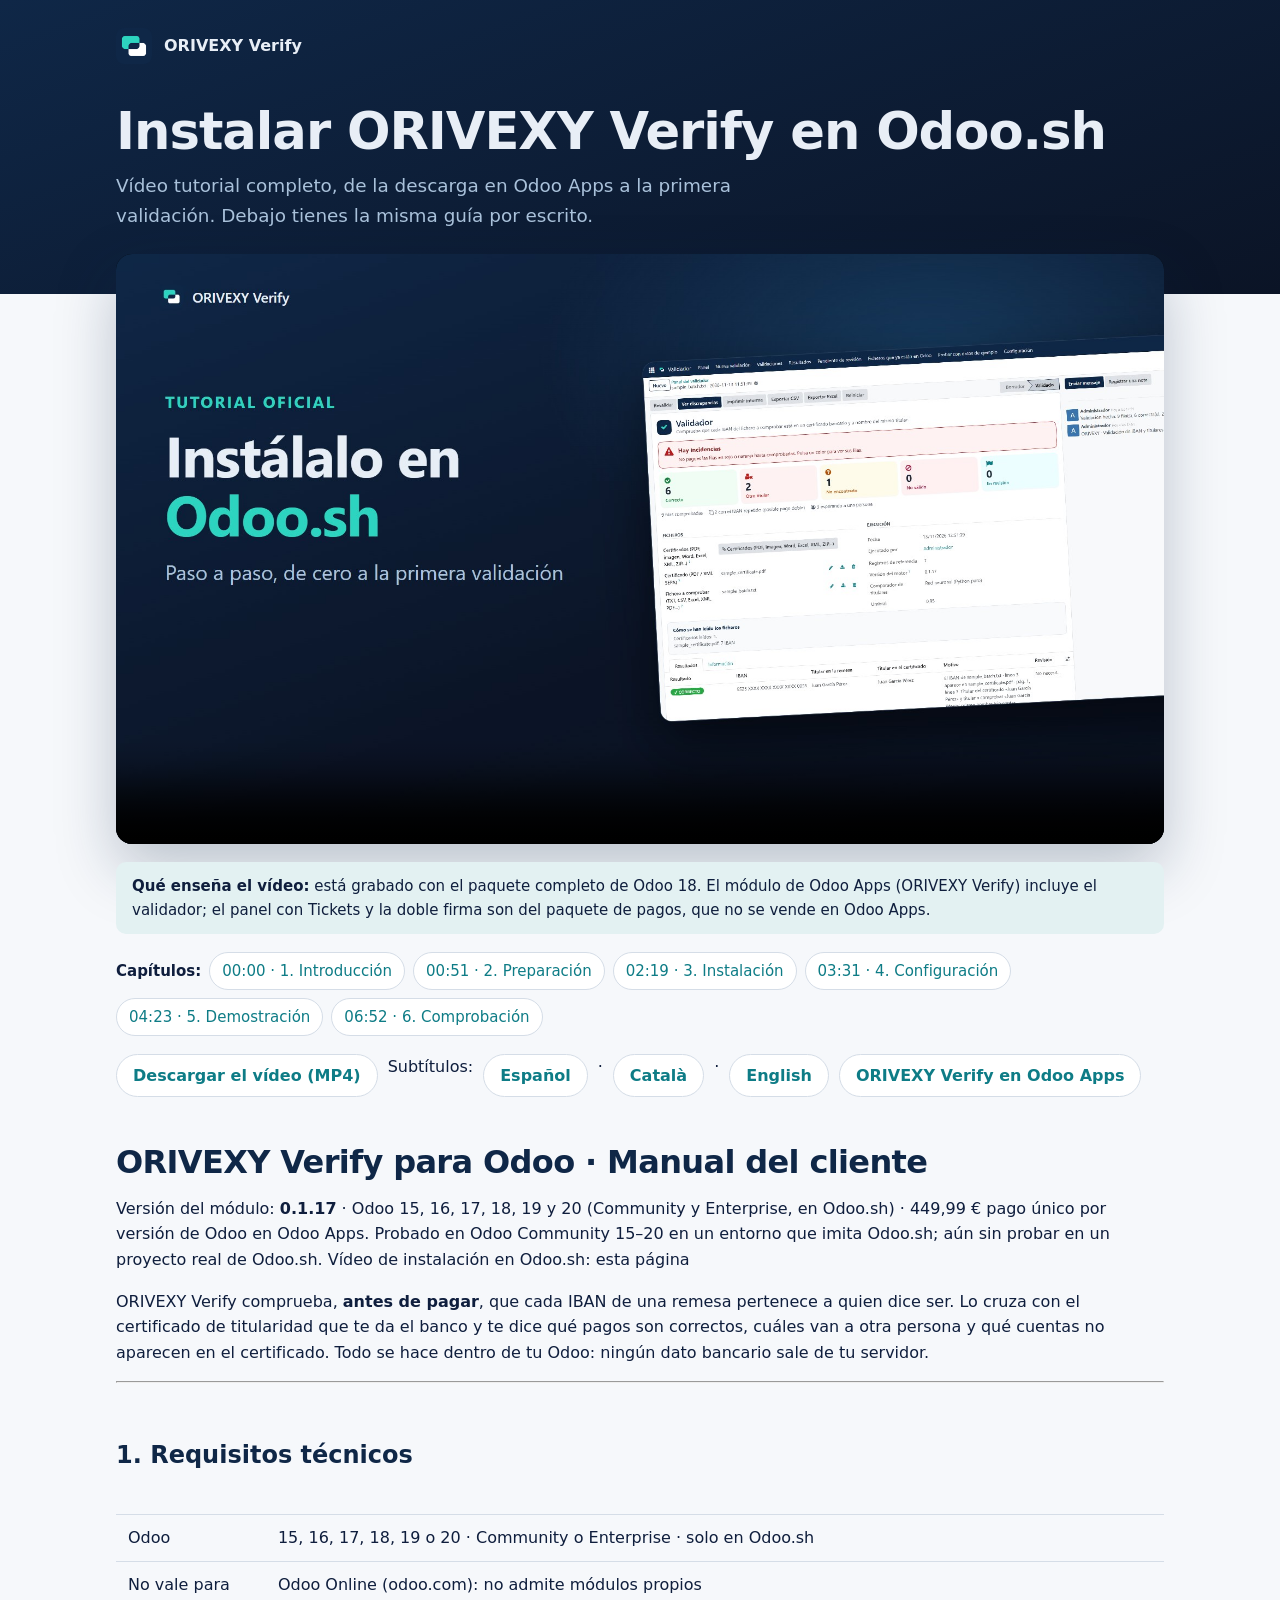
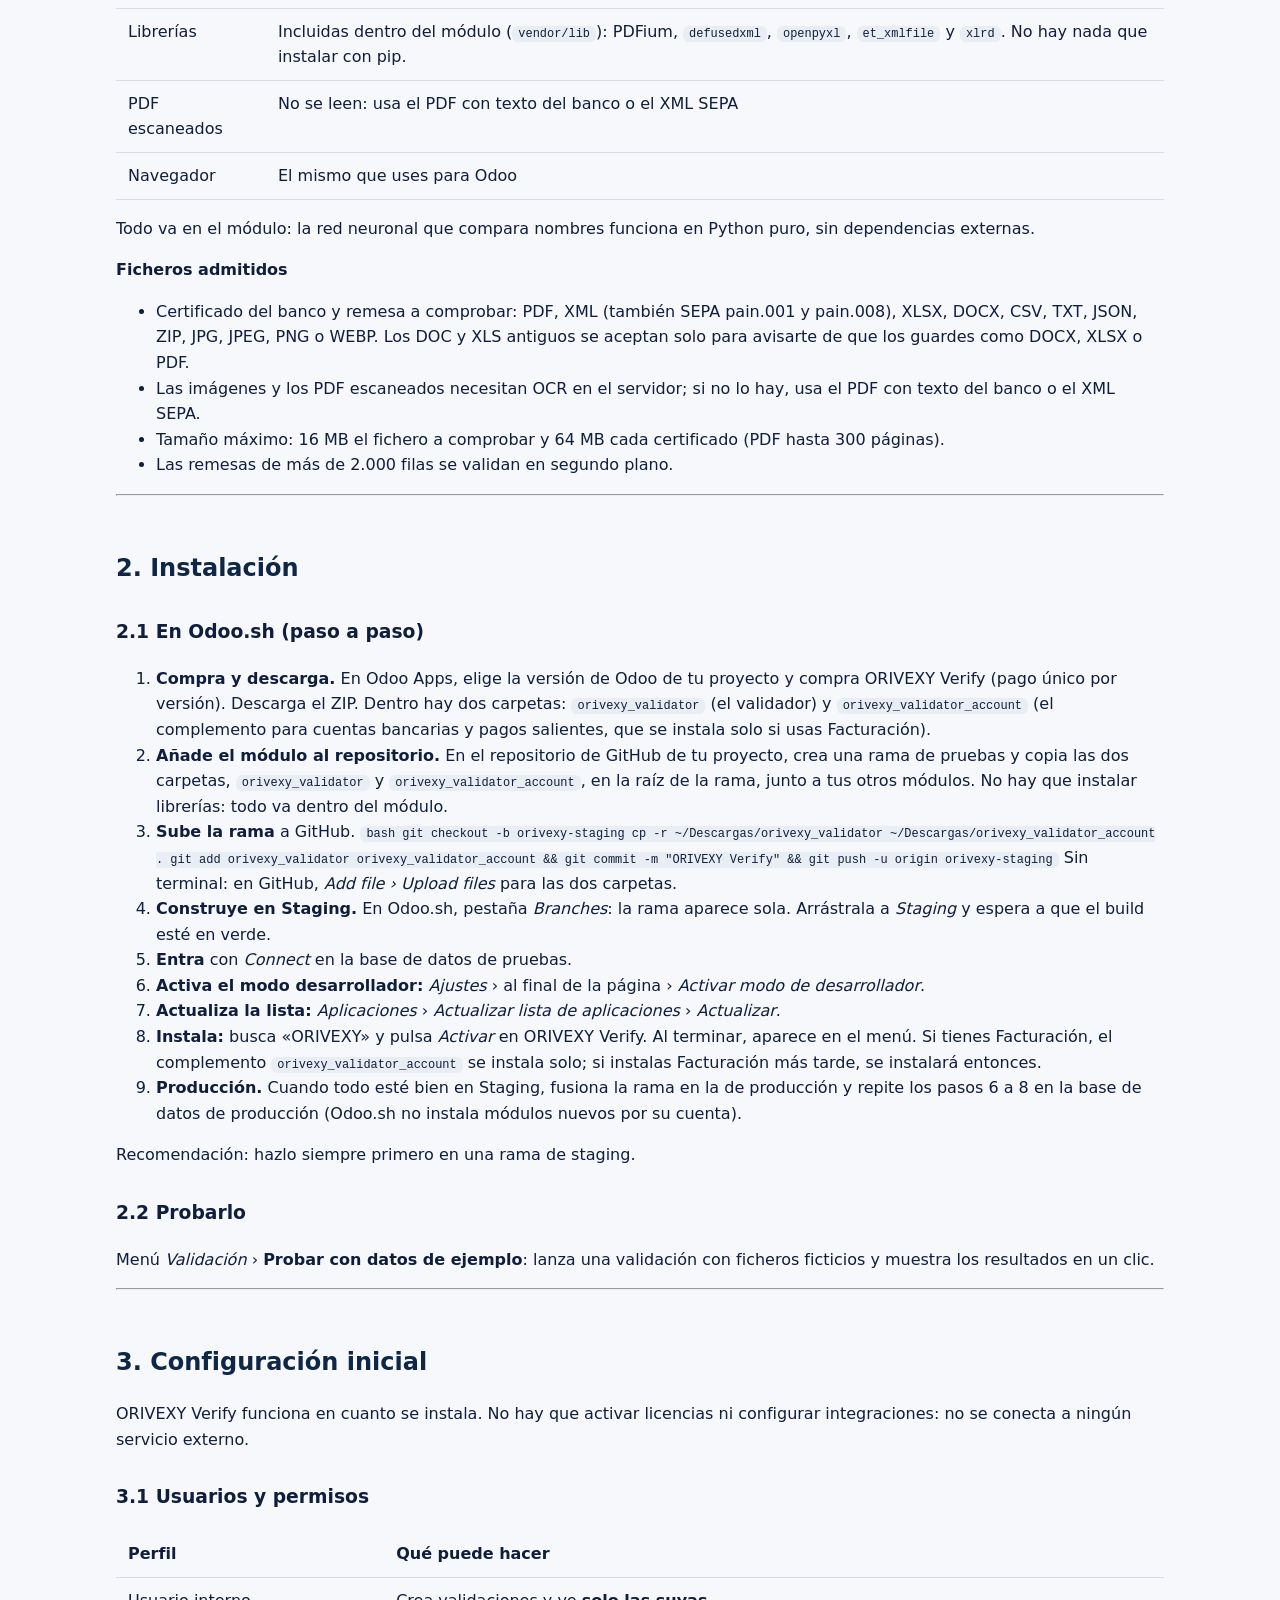
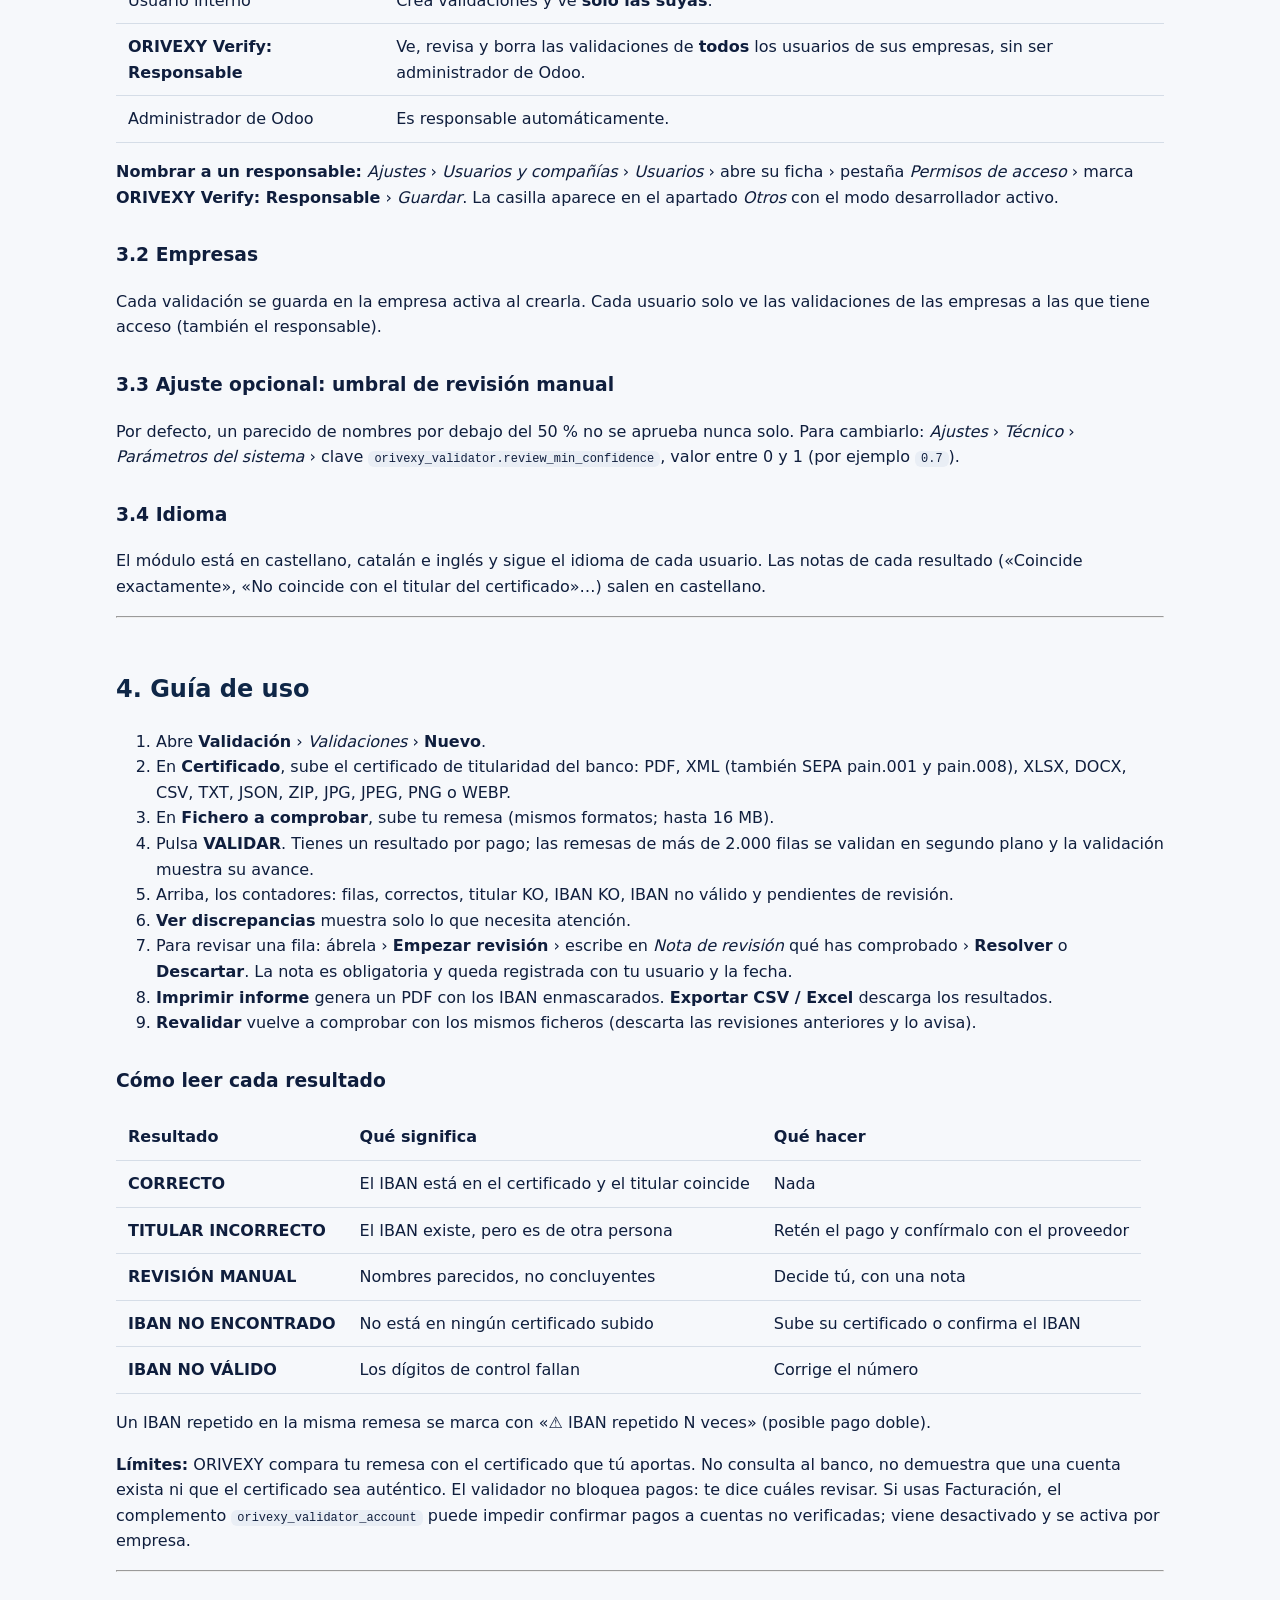
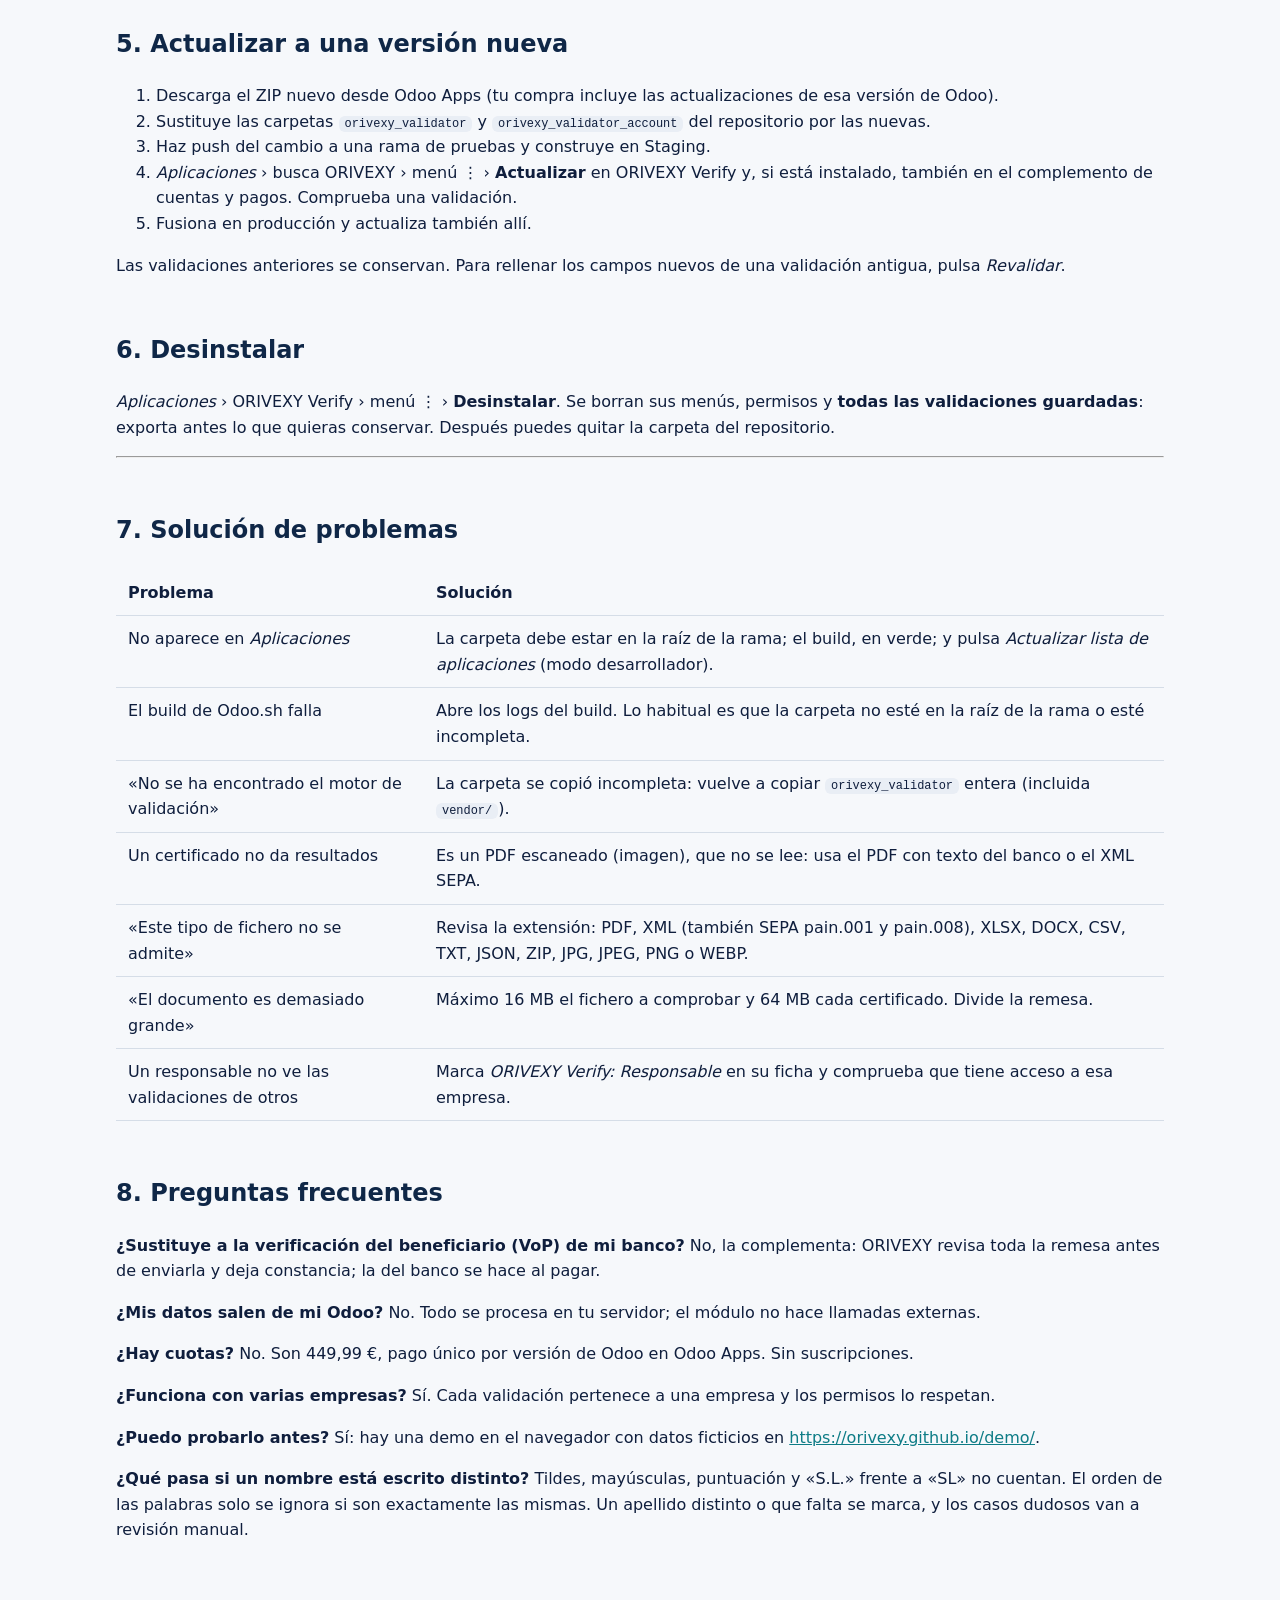
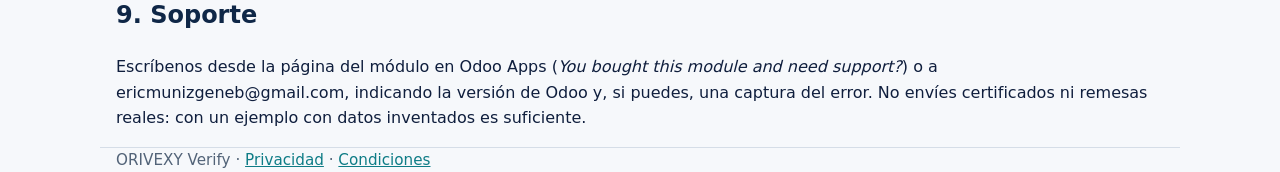
<file: odoo-sh/index.html>
<!doctype html>
<html lang="es"><head><meta charset="utf-8"><meta name="viewport" content="width=device-width, initial-scale=1">
<title>Instalar ORIVEXY Verify en Odoo.sh · Vídeo y guía</title>
<meta name="description" content="Vídeo tutorial y guía paso a paso para instalar ORIVEXY Verify en Odoo.sh: repositorio, rama, build, instalación, permisos y primera validación.">
<meta property="og:title" content="Instalar ORIVEXY Verify en Odoo.sh">
<meta property="og:image" content="https://orivexy.github.io/odoo-sh/miniatura.jpg">
<link rel="canonical" href="https://orivexy.github.io/odoo-sh/">
<link rel="icon" href="../demo/logo.png">
<style>
:root { --fondo:#F6F8FB; --texto:#0F1E3D; --suave:#526378; --borde:#D5DDE7; --marino:#0F2747; --verde:#0E7C86; }
* { box-sizing:border-box; }
body { margin:0; font-family:"Segoe UI",Inter,system-ui,sans-serif; background:var(--fondo); color:var(--texto); line-height:1.6; }
header { background:linear-gradient(160deg,#0F2747,#0B1426); color:#E8EEF6; padding:28px 16px 64px; }
.ancho { max-width:1080px; margin:0 auto; padding:0 16px; }
.marca { display:flex; align-items:center; gap:12px; font-weight:600; color:#E8EEF6; text-decoration:none; }
.marca img { width:36px; height:36px; border-radius:8px; }
h1 { font-size:clamp(2rem,4.5vw,3.2rem); line-height:1.08; letter-spacing:-0.02em; margin:40px 0 12px; }
header p { color:#A9C1DA; font-size:1.15rem; margin:0; max-width:720px; }
.video { margin-top:-40px; background:#000; border-radius:16px; overflow:hidden; box-shadow:0 24px 60px rgba(15,39,71,.25); }
video { display:block; width:100%; height:auto; }
.aviso { margin:18px 0 0; padding:12px 16px; border-radius:10px; background:#E3F1F2; color:var(--texto); font-size:15px; }
.descargas { display:flex; flex-wrap:wrap; gap:10px; margin:18px 0 0; }
.capitulos { display:flex; flex-wrap:wrap; gap:8px; align-items:center; margin:18px 0 0; font-size:15px; }
.capitulos a { color:var(--verde); text-decoration:none; border:1px solid var(--borde); border-radius:999px; padding:6px 12px; background:#fff; }
.descargas a { color:var(--verde); font-weight:600; text-decoration:none; border:1px solid var(--borde); border-radius:999px; padding:8px 16px; background:#fff; }
main { padding:40px 0 80px; }
#guia h1 { color:var(--marino); font-size:2rem; margin-top:48px; }
#guia h2 { margin-top:2.2em; font-size:1.5rem; color:var(--marino); }
#guia h3 { margin-top:1.6em; }
table { border-collapse:collapse; width:100%; display:block; overflow-x:auto; }
th, td { border-bottom:1px solid var(--borde); padding:10px 12px; text-align:left; vertical-align:top; }
code { background:#E9EEF5; padding:1px 6px; border-radius:6px; font-size:.92em; }
pre { background:#0B1426; color:#D6E2F0; padding:16px; border-radius:12px; overflow-x:auto; }
pre code { background:none; padding:0; }
a { color:var(--verde); }
footer { border-top:1px solid var(--borde); padding:24px 0 48px; color:var(--suave); font-size:.95rem; }
</style></head><body>
<header><div class="ancho">
  <a class="marca" href="../"><img src="../demo/logo.png" alt=""> ORIVEXY Verify</a>
  <h1>Instalar ORIVEXY Verify en Odoo.sh</h1>
  <p>Vídeo tutorial completo, de la descarga en Odoo Apps a la primera validación. Debajo tienes la misma guía por escrito.</p>
</div></header>
<div class="ancho">
  <div class="video"><video controls preload="metadata" poster="miniatura.jpg">
    <source src="odoo-sh-installation.mp4" type="video/mp4">
    <track kind="subtitles" srclang="es" label="Español" src="odoo-sh-installation.vtt" default>
    <track kind="subtitles" srclang="ca" label="Català" src="odoo-sh-installation.ca.vtt">
    <track kind="subtitles" srclang="en" label="English" src="odoo-sh-installation.en.vtt">
  </video></div>
  <p class="aviso"><strong>Qué enseña el vídeo:</strong> está grabado con el paquete completo de Odoo 18. El módulo de Odoo Apps (ORIVEXY Verify) incluye el validador; el panel con Tickets y la doble firma son del paquete de pagos, que no se vende en Odoo Apps.</p>
  <div class="capitulos"><b>Capítulos:</b> <a href="#" onclick="var v=document.querySelector('video');v.currentTime=0;v.play();return false">00:00 · 1. Introducción</a><a href="#" onclick="var v=document.querySelector('video');v.currentTime=51;v.play();return false">00:51 · 2. Preparación</a><a href="#" onclick="var v=document.querySelector('video');v.currentTime=139;v.play();return false">02:19 · 3. Instalación</a><a href="#" onclick="var v=document.querySelector('video');v.currentTime=211;v.play();return false">03:31 · 4. Configuración</a><a href="#" onclick="var v=document.querySelector('video');v.currentTime=263;v.play();return false">04:23 · 5. Demostración</a><a href="#" onclick="var v=document.querySelector('video');v.currentTime=412;v.play();return false">06:52 · 6. Comprobación</a></div>
  <div class="descargas">
    <a href="odoo-sh-installation.mp4" download>Descargar el vídeo (MP4)</a>
    Subtítulos: <a href="odoo-sh-installation.srt" download>Español</a> · <a href="odoo-sh-installation.ca.srt" download>Català</a> · <a href="odoo-sh-installation.en.srt" download>English</a>
    <a href="https://apps.odoo.com/apps/modules/18.0/orivexy_validator" target="_blank" rel="noopener">ORIVEXY Verify en Odoo Apps</a>
  </div>
</div>
<main class="ancho" id="guia"><h1>ORIVEXY Verify para Odoo · Manual del cliente</h1>
<p>Versión del módulo: <strong>0.1.17</strong> · Odoo 15, 16, 17, 18, 19 y 20 (Community y Enterprise, en Odoo.sh) · 449,99 € pago único por versión de Odoo en Odoo Apps.
Probado en Odoo Community 15–20 en un entorno que imita Odoo.sh; aún sin probar en un proyecto real de Odoo.sh.
Vídeo de instalación en Odoo.sh: esta página</p>
<p>ORIVEXY Verify comprueba, <strong>antes de pagar</strong>, que cada IBAN de una remesa pertenece a quien dice ser.
Lo cruza con el certificado de titularidad que te da el banco y te dice qué pagos son correctos,
cuáles van a otra persona y qué cuentas no aparecen en el certificado. Todo se hace dentro de tu
Odoo: ningún dato bancario sale de tu servidor.</p>
<hr />
<h2>1. Requisitos técnicos</h2>
<table>
<thead>
<tr>
<th></th>
<th></th>
</tr>
</thead>
<tbody>
<tr>
<td>Odoo</td>
<td>15, 16, 17, 18, 19 o 20 · Community o Enterprise · solo en Odoo.sh</td>
</tr>
<tr>
<td>No vale para</td>
<td>Odoo Online (odoo.com): no admite módulos propios</td>
</tr>
<tr>
<td>Librerías</td>
<td>Incluidas dentro del módulo (<code>vendor/lib</code>): PDFium, <code>defusedxml</code>, <code>openpyxl</code>, <code>et_xmlfile</code> y <code>xlrd</code>. No hay nada que instalar con pip.</td>
</tr>
<tr>
<td>PDF escaneados</td>
<td>No se leen: usa el PDF con texto del banco o el XML SEPA</td>
</tr>
<tr>
<td>Navegador</td>
<td>El mismo que uses para Odoo</td>
</tr>
</tbody>
</table>
<p>Todo va en el módulo: la red neuronal que compara nombres funciona en Python puro, sin dependencias externas.</p>
<p><strong>Ficheros admitidos</strong></p>
<ul>
<li>Certificado del banco y remesa a comprobar: PDF, XML (también SEPA pain.001 y pain.008), XLSX, DOCX, CSV, TXT, JSON, ZIP, JPG, JPEG, PNG o WEBP. Los DOC y XLS antiguos se aceptan solo para avisarte de que los guardes como DOCX, XLSX o PDF.</li>
<li>Las imágenes y los PDF escaneados necesitan OCR en el servidor; si no lo hay, usa el PDF con texto del banco o el XML SEPA.</li>
<li>Tamaño máximo: 16 MB el fichero a comprobar y 64 MB cada certificado (PDF hasta 300 páginas).</li>
<li>Las remesas de más de 2.000 filas se validan en segundo plano.</li>
</ul>
<hr />
<h2>2. Instalación</h2>
<h3>2.1 En Odoo.sh (paso a paso)</h3>
<ol>
<li><strong>Compra y descarga.</strong> En Odoo Apps, elige la versión de Odoo de tu proyecto y compra ORIVEXY Verify
   (pago único por versión). Descarga el ZIP. Dentro hay dos carpetas: <code>orivexy_validator</code> (el validador) y <code>orivexy_validator_account</code>
   (el complemento para cuentas bancarias y pagos salientes, que se instala solo si usas Facturación).</li>
<li><strong>Añade el módulo al repositorio.</strong> En el repositorio de GitHub de tu proyecto, crea una rama de pruebas
   y copia las dos carpetas, <code>orivexy_validator</code> y <code>orivexy_validator_account</code>, en la raíz de la rama, junto a tus otros módulos.
   No hay que instalar librerías: todo va dentro del módulo.</li>
<li><strong>Sube la rama</strong> a GitHub.
   <code>bash
   git checkout -b orivexy-staging
   cp -r ~/Descargas/orivexy_validator ~/Descargas/orivexy_validator_account .
   git add orivexy_validator orivexy_validator_account &amp;&amp; git commit -m "ORIVEXY Verify" &amp;&amp; git push -u origin orivexy-staging</code>
   Sin terminal: en GitHub, <em>Add file › Upload files</em> para las dos carpetas.</li>
<li><strong>Construye en Staging.</strong> En Odoo.sh, pestaña <em>Branches</em>: la rama aparece sola. Arrástrala a <em>Staging</em>
   y espera a que el build esté en verde.</li>
<li><strong>Entra</strong> con <em>Connect</em> en la base de datos de pruebas.</li>
<li><strong>Activa el modo desarrollador:</strong> <em>Ajustes</em> › al final de la página › <em>Activar modo de desarrollador</em>.</li>
<li><strong>Actualiza la lista:</strong> <em>Aplicaciones</em> › <em>Actualizar lista de aplicaciones</em> › <em>Actualizar</em>.</li>
<li><strong>Instala:</strong> busca «ORIVEXY» y pulsa <em>Activar</em> en ORIVEXY Verify. Al terminar, aparece en el menú. Si tienes Facturación,
   el complemento <code>orivexy_validator_account</code> se instala solo; si instalas Facturación más tarde, se instalará entonces.</li>
<li><strong>Producción.</strong> Cuando todo esté bien en Staging, fusiona la rama en la de producción y repite los
    pasos 6 a 8 en la base de datos de producción (Odoo.sh no instala módulos nuevos por su cuenta).</li>
</ol>
<p>Recomendación: hazlo siempre primero en una rama de staging.</p>
<h3>2.2 Probarlo</h3>
<p>Menú <em>Validación</em> › <strong>Probar con datos de ejemplo</strong>: lanza una validación con ficheros ficticios
y muestra los resultados en un clic.</p>
<hr />
<h2>3. Configuración inicial</h2>
<p>ORIVEXY Verify funciona en cuanto se instala. No hay que activar licencias ni configurar
integraciones: no se conecta a ningún servicio externo.</p>
<h3>3.1 Usuarios y permisos</h3>
<table>
<thead>
<tr>
<th>Perfil</th>
<th>Qué puede hacer</th>
</tr>
</thead>
<tbody>
<tr>
<td>Usuario interno</td>
<td>Crea validaciones y ve <strong>solo las suyas</strong>.</td>
</tr>
<tr>
<td><strong>ORIVEXY Verify: Responsable</strong></td>
<td>Ve, revisa y borra las validaciones de <strong>todos</strong> los usuarios de sus empresas, sin ser administrador de Odoo.</td>
</tr>
<tr>
<td>Administrador de Odoo</td>
<td>Es responsable automáticamente.</td>
</tr>
</tbody>
</table>
<p><strong>Nombrar a un responsable:</strong> <em>Ajustes</em> › <em>Usuarios y compañías</em> › <em>Usuarios</em> › abre su ficha ›
pestaña <em>Permisos de acceso</em> › marca <strong>ORIVEXY Verify: Responsable</strong> › <em>Guardar</em>.
La casilla aparece en el apartado <em>Otros</em> con el modo desarrollador activo.</p>
<h3>3.2 Empresas</h3>
<p>Cada validación se guarda en la empresa activa al crearla. Cada usuario solo ve las validaciones de
las empresas a las que tiene acceso (también el responsable).</p>
<h3>3.3 Ajuste opcional: umbral de revisión manual</h3>
<p>Por defecto, un parecido de nombres por debajo del 50 % no se aprueba nunca solo. Para cambiarlo:
<em>Ajustes</em> › <em>Técnico</em> › <em>Parámetros del sistema</em> › clave <code>orivexy_validator.review_min_confidence</code>,
valor entre 0 y 1 (por ejemplo <code>0.7</code>).</p>
<h3>3.4 Idioma</h3>
<p>El módulo está en castellano, catalán e inglés y sigue el idioma de cada usuario. Las notas de cada
resultado («Coincide exactamente», «No coincide con el titular del certificado»…) salen en castellano.</p>
<hr />
<h2>4. Guía de uso</h2>
<ol>
<li>Abre <strong>Validación</strong> › <em>Validaciones</em> › <strong>Nuevo</strong>.</li>
<li>En <strong>Certificado</strong>, sube el certificado de titularidad del banco: PDF, XML (también SEPA pain.001 y pain.008), XLSX, DOCX, CSV, TXT, JSON, ZIP, JPG, JPEG, PNG o WEBP.</li>
<li>En <strong>Fichero a comprobar</strong>, sube tu remesa (mismos formatos; hasta 16 MB).</li>
<li>Pulsa <strong>VALIDAR</strong>. Tienes un resultado por pago; las remesas de más de 2.000 filas se validan en segundo plano y la validación muestra su avance.</li>
<li>Arriba, los contadores: filas, correctos, titular KO, IBAN KO, IBAN no válido y pendientes de revisión.</li>
<li><strong>Ver discrepancias</strong> muestra solo lo que necesita atención.</li>
<li>Para revisar una fila: ábrela › <strong>Empezar revisión</strong> › escribe en <em>Nota de revisión</em> qué has
   comprobado › <strong>Resolver</strong> o <strong>Descartar</strong>. La nota es obligatoria y queda registrada con tu usuario y la fecha.</li>
<li><strong>Imprimir informe</strong> genera un PDF con los IBAN enmascarados. <strong>Exportar CSV / Excel</strong> descarga los resultados.</li>
<li><strong>Revalidar</strong> vuelve a comprobar con los mismos ficheros (descarta las revisiones anteriores y lo avisa).</li>
</ol>
<h3>Cómo leer cada resultado</h3>
<table>
<thead>
<tr>
<th>Resultado</th>
<th>Qué significa</th>
<th>Qué hacer</th>
</tr>
</thead>
<tbody>
<tr>
<td><strong>CORRECTO</strong></td>
<td>El IBAN está en el certificado y el titular coincide</td>
<td>Nada</td>
</tr>
<tr>
<td><strong>TITULAR INCORRECTO</strong></td>
<td>El IBAN existe, pero es de otra persona</td>
<td>Retén el pago y confírmalo con el proveedor</td>
</tr>
<tr>
<td><strong>REVISIÓN MANUAL</strong></td>
<td>Nombres parecidos, no concluyentes</td>
<td>Decide tú, con una nota</td>
</tr>
<tr>
<td><strong>IBAN NO ENCONTRADO</strong></td>
<td>No está en ningún certificado subido</td>
<td>Sube su certificado o confirma el IBAN</td>
</tr>
<tr>
<td><strong>IBAN NO VÁLIDO</strong></td>
<td>Los dígitos de control fallan</td>
<td>Corrige el número</td>
</tr>
</tbody>
</table>
<p>Un IBAN repetido en la misma remesa se marca con «⚠ IBAN repetido N veces» (posible pago doble).</p>
<p><strong>Límites:</strong> ORIVEXY compara tu remesa con el certificado que tú aportas. No consulta al banco, no
demuestra que una cuenta exista ni que el certificado sea auténtico. El validador no bloquea pagos: te dice cuáles revisar.
Si usas Facturación, el complemento <code>orivexy_validator_account</code> puede impedir confirmar pagos a cuentas no verificadas;
viene desactivado y se activa por empresa.</p>
<hr />
<h2>5. Actualizar a una versión nueva</h2>
<ol>
<li>Descarga el ZIP nuevo desde Odoo Apps (tu compra incluye las actualizaciones de esa versión de Odoo).</li>
<li>Sustituye las carpetas <code>orivexy_validator</code> y <code>orivexy_validator_account</code> del repositorio por las nuevas.</li>
<li>Haz push del cambio a una rama de pruebas y construye en Staging.</li>
<li><em>Aplicaciones</em> › busca ORIVEXY › menú ⋮ › <strong>Actualizar</strong> en ORIVEXY Verify y, si está instalado, también en el complemento de cuentas y pagos. Comprueba una validación.</li>
<li>Fusiona en producción y actualiza también allí.</li>
</ol>
<p>Las validaciones anteriores se conservan. Para rellenar los campos nuevos de una validación antigua, pulsa <em>Revalidar</em>.</p>
<h2>6. Desinstalar</h2>
<p><em>Aplicaciones</em> › ORIVEXY Verify › menú ⋮ › <strong>Desinstalar</strong>. Se borran sus menús, permisos y <strong>todas las
validaciones guardadas</strong>: exporta antes lo que quieras conservar. Después puedes quitar la carpeta del repositorio.</p>
<hr />
<h2>7. Solución de problemas</h2>
<table>
<thead>
<tr>
<th>Problema</th>
<th>Solución</th>
</tr>
</thead>
<tbody>
<tr>
<td>No aparece en <em>Aplicaciones</em></td>
<td>La carpeta debe estar en la raíz de la rama; el build, en verde; y pulsa <em>Actualizar lista de aplicaciones</em> (modo desarrollador).</td>
</tr>
<tr>
<td>El build de Odoo.sh falla</td>
<td>Abre los logs del build. Lo habitual es que la carpeta no esté en la raíz de la rama o esté incompleta.</td>
</tr>
<tr>
<td>«No se ha encontrado el motor de validación»</td>
<td>La carpeta se copió incompleta: vuelve a copiar <code>orivexy_validator</code> entera (incluida <code>vendor/</code>).</td>
</tr>
<tr>
<td>Un certificado no da resultados</td>
<td>Es un PDF escaneado (imagen), que no se lee: usa el PDF con texto del banco o el XML SEPA.</td>
</tr>
<tr>
<td>«Este tipo de fichero no se admite»</td>
<td>Revisa la extensión: PDF, XML (también SEPA pain.001 y pain.008), XLSX, DOCX, CSV, TXT, JSON, ZIP, JPG, JPEG, PNG o WEBP.</td>
</tr>
<tr>
<td>«El documento es demasiado grande»</td>
<td>Máximo 16 MB el fichero a comprobar y 64 MB cada certificado. Divide la remesa.</td>
</tr>
<tr>
<td>Un responsable no ve las validaciones de otros</td>
<td>Marca <em>ORIVEXY Verify: Responsable</em> en su ficha y comprueba que tiene acceso a esa empresa.</td>
</tr></tbody>
</table>
<h2>8. Preguntas frecuentes</h2>
<p><strong>¿Sustituye a la verificación del beneficiario (VoP) de mi banco?</strong>
No, la complementa: ORIVEXY revisa toda la remesa antes de enviarla y deja constancia; la del banco se hace al pagar.</p>
<p><strong>¿Mis datos salen de mi Odoo?</strong> No. Todo se procesa en tu servidor; el módulo no hace llamadas externas.</p>
<p><strong>¿Hay cuotas?</strong> No. Son 449,99 €, pago único por versión de Odoo en Odoo Apps. Sin suscripciones.</p>
<p><strong>¿Funciona con varias empresas?</strong> Sí. Cada validación pertenece a una empresa y los permisos lo respetan.</p>
<p><strong>¿Puedo probarlo antes?</strong> Sí: hay una demo en el navegador con datos ficticios en <a href="https://orivexy.github.io/demo/">https://orivexy.github.io/demo/</a>.</p>
<p><strong>¿Qué pasa si un nombre está escrito distinto?</strong> Tildes, mayúsculas, puntuación y «S.L.» frente a «SL» no
cuentan. El orden de las palabras solo se ignora si son exactamente las mismas. Un apellido distinto o que
falta se marca, y los casos dudosos van a revisión manual.</p>
<h2>9. Soporte</h2>
<p>Escríbenos desde la página del módulo en Odoo Apps (<em>You bought this module and need support?</em>) o a
ericmunizgeneb@gmail.com, indicando la versión de Odoo y, si puedes, una captura del error.
No envíes certificados ni remesas reales: con un ejemplo con datos inventados es suficiente.</p></main>
<footer class="ancho">ORIVEXY Verify · <a href="../privacy.html">Privacidad</a> · <a href="../terms.html">Condiciones</a></footer>
</body></html>
</file>
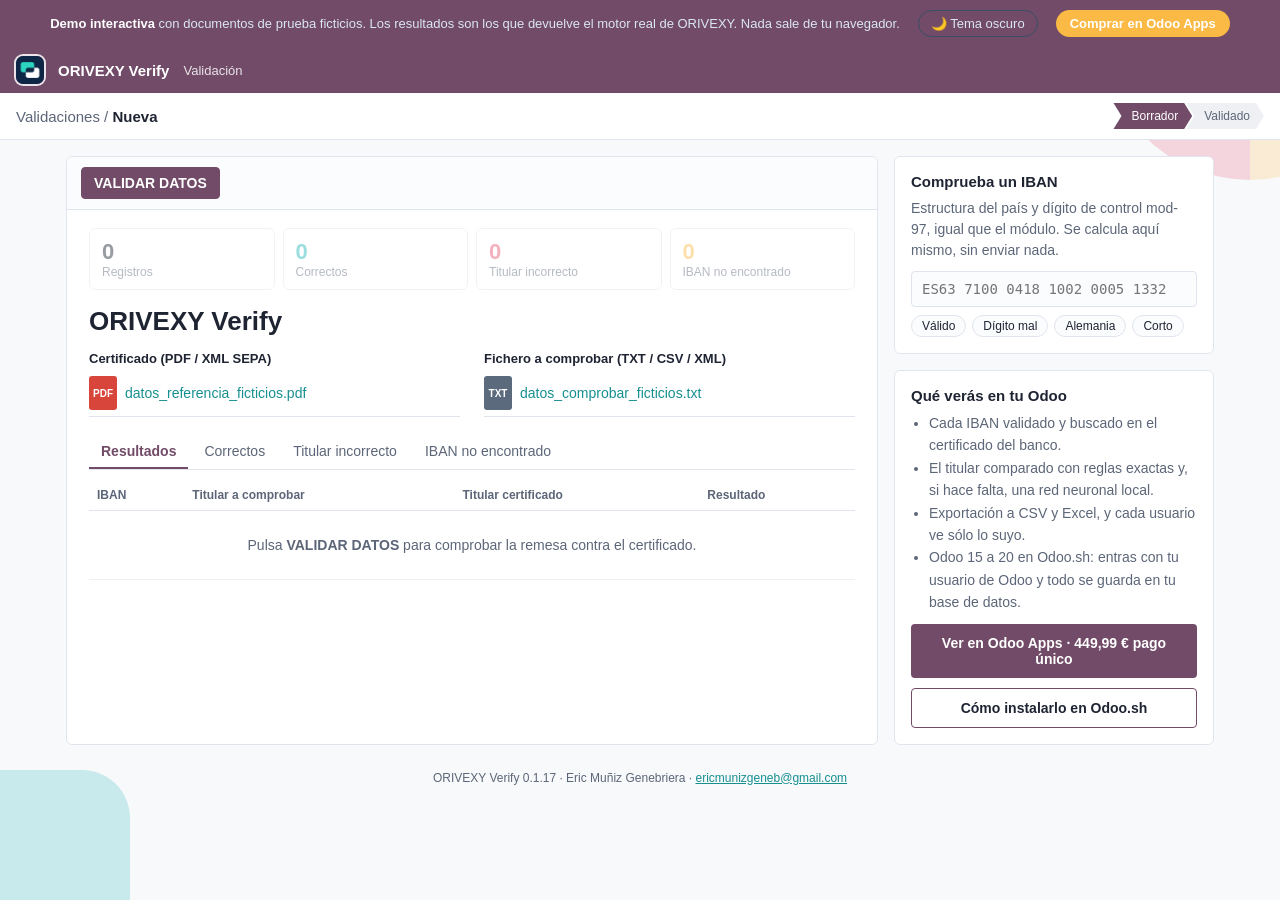
<file: orivexy-validator/index.html>
<!DOCTYPE html>
<html lang="es">
<head>
<meta charset="utf-8">
<title>ORIVEXY Verify</title>
<meta http-equiv="refresh" content="0; url=/demo/">
<link rel="canonical" href="https://orivexy.github.io/demo/">
</head>
<body>
<p>La demo se ha movido: <a href="/demo/">orivexy.github.io/demo</a></p>
</body>
</html>
</file>
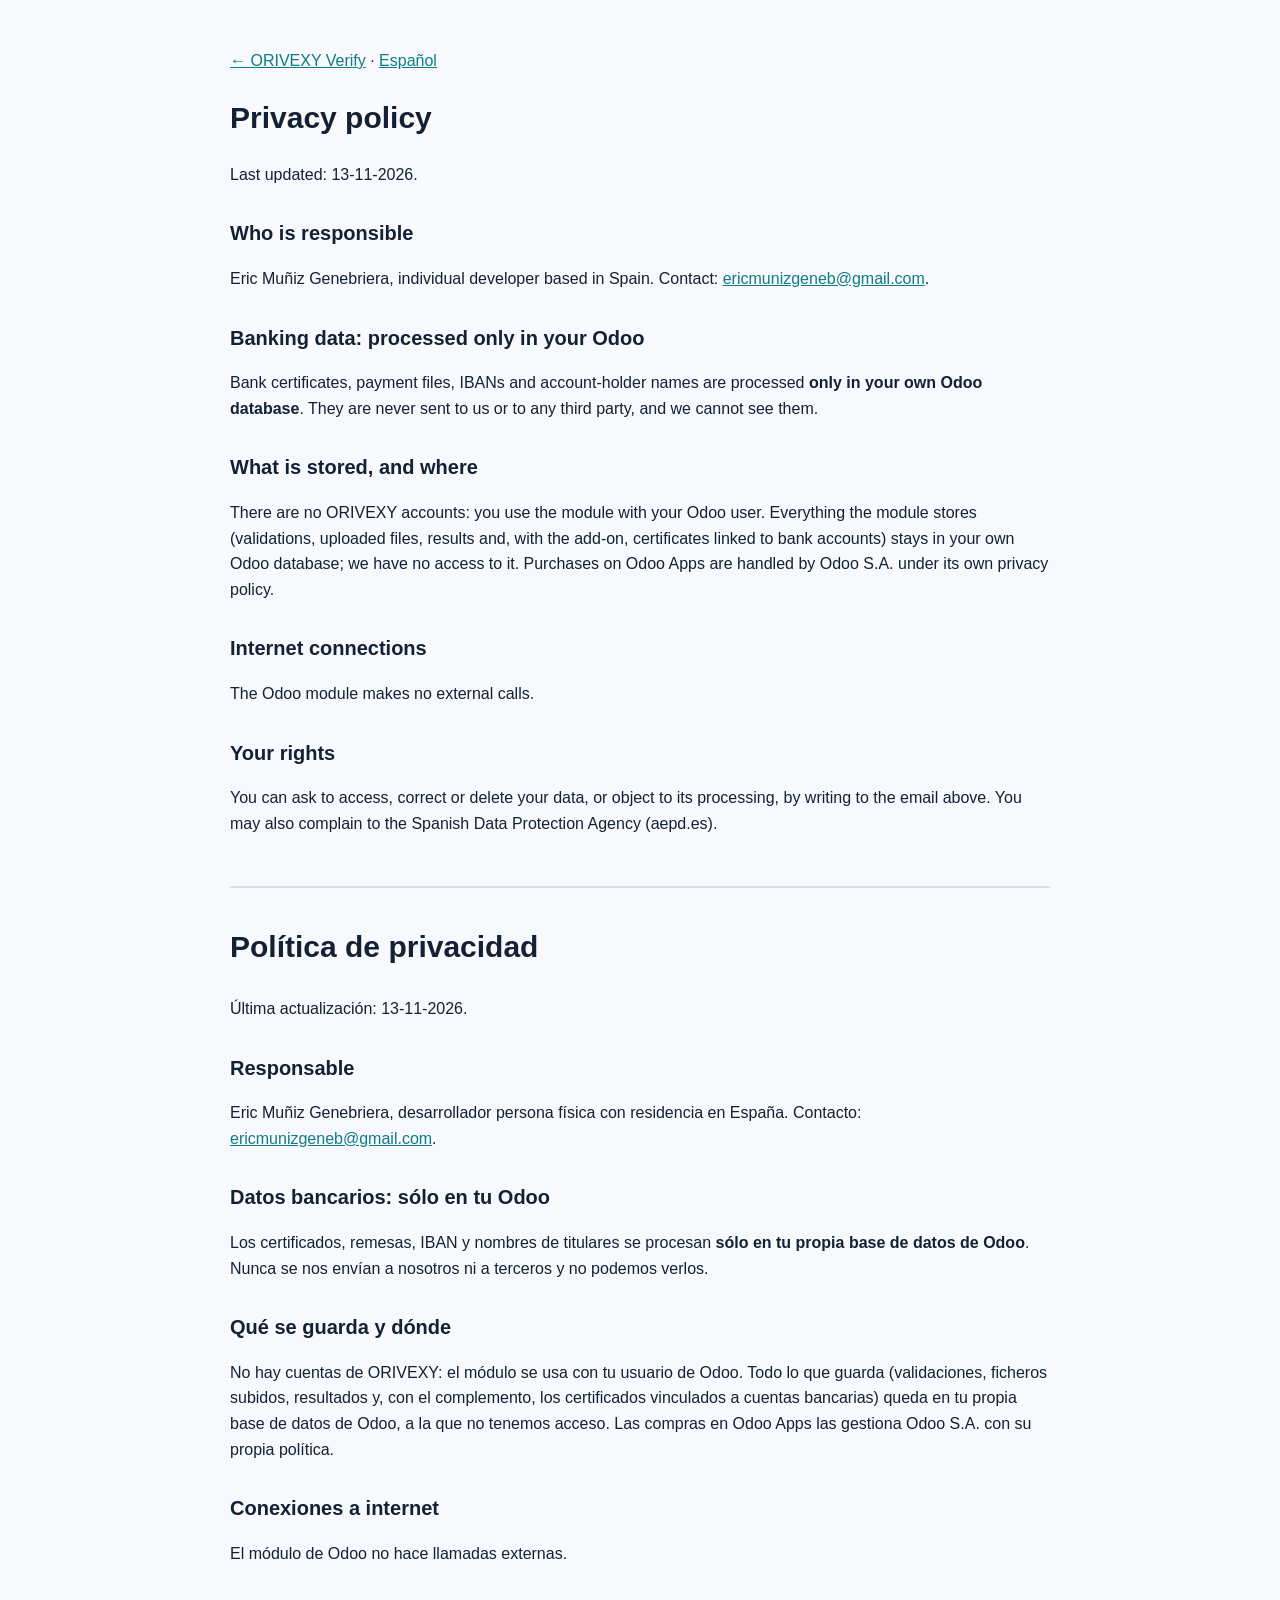
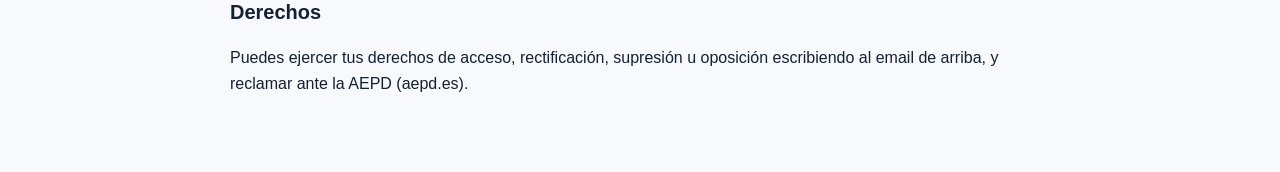
<file: privacy.html>
<!doctype html>
<!-- BORRADOR: pendiente de revisión por un profesional habilitado -->
<html lang="en">
<head>
<meta charset="utf-8">
<meta name="viewport" content="width=device-width, initial-scale=1">
<title>ORIVEXY Verify · Privacy policy</title>
<meta name="description" content="Privacy policy of ORIVEXY Verify: the Odoo module stores everything in your own Odoo database, makes no external calls and needs no ORIVEXY account.">
<link rel="canonical" href="https://orivexy.github.io/privacy.html">
<style>
  body { font-family: "Segoe UI", Roboto, Arial, sans-serif; color: #142033; background: #F7F9FC; margin: 0; line-height: 1.6; }
  main { max-width: 820px; margin: 0 auto; padding: 32px 20px 60px; }
  h1 { font-size: 30px; } h2 { font-size: 20px; margin-top: 30px; }
  a { color: #0E7C86; }
  .es { border-top: 2px solid #D5DDE7; margin-top: 50px; padding-top: 10px; }
</style>
</head>
<body>
<main>
<p><a href="./">← ORIVEXY Verify</a> · <a href="#es">Español</a></p>
<h1>Privacy policy</h1>
<p>Last updated: 13-11-2026.</p>

<h2>Who is responsible</h2>
<p>Eric Muñiz Genebriera, individual developer based in Spain.
Contact: <a href="mailto:ericmunizgeneb@gmail.com">ericmunizgeneb@gmail.com</a>.</p>

<h2>Banking data: processed only in your Odoo</h2>
<p>Bank certificates, payment files, IBANs and account-holder names are processed <b>only in your own Odoo
database</b>. They are never sent to us or to any third party, and we cannot see them.</p>

<h2>What is stored, and where</h2>
<p>There are no ORIVEXY accounts: you use the module with your Odoo user. Everything the module stores
(validations, uploaded files, results and, with the add-on, certificates linked to bank accounts) stays in your
own Odoo database; we have no access to it. Purchases on Odoo Apps are handled by Odoo S.A. under its own privacy
policy.</p>

<h2>Internet connections</h2>
<p>The Odoo module makes no external calls.</p>

<h2>Your rights</h2>
<p>You can ask to access, correct or delete your data, or object to its processing, by writing to the email above.
You may also complain to the Spanish Data Protection Agency (aepd.es).</p>

<section class="es" id="es" lang="es">
<h1>Política de privacidad</h1>
<p>Última actualización: 13-11-2026.</p>
<h2>Responsable</h2>
<p>Eric Muñiz Genebriera, desarrollador persona física con residencia en España.
Contacto: <a href="mailto:ericmunizgeneb@gmail.com">ericmunizgeneb@gmail.com</a>.</p>
<h2>Datos bancarios: sólo en tu Odoo</h2>
<p>Los certificados, remesas, IBAN y nombres de titulares se procesan <b>sólo en tu propia base de datos de Odoo</b>.
Nunca se nos envían a nosotros ni a terceros y no podemos verlos.</p>
<h2>Qué se guarda y dónde</h2>
<p>No hay cuentas de ORIVEXY: el módulo se usa con tu usuario de Odoo. Todo lo que guarda (validaciones, ficheros
subidos, resultados y, con el complemento, los certificados vinculados a cuentas bancarias) queda en tu propia base
de datos de Odoo, a la que no tenemos acceso. Las compras en Odoo Apps las gestiona Odoo S.A. con su propia política.</p>
<h2>Conexiones a internet</h2>
<p>El módulo de Odoo no hace llamadas externas.</p>
<h2>Derechos</h2>
<p>Puedes ejercer tus derechos de acceso, rectificación, supresión u oposición escribiendo al email de arriba, y
reclamar ante la AEPD (aepd.es).</p>
</section>
</main>
</body>
</html>
</file>
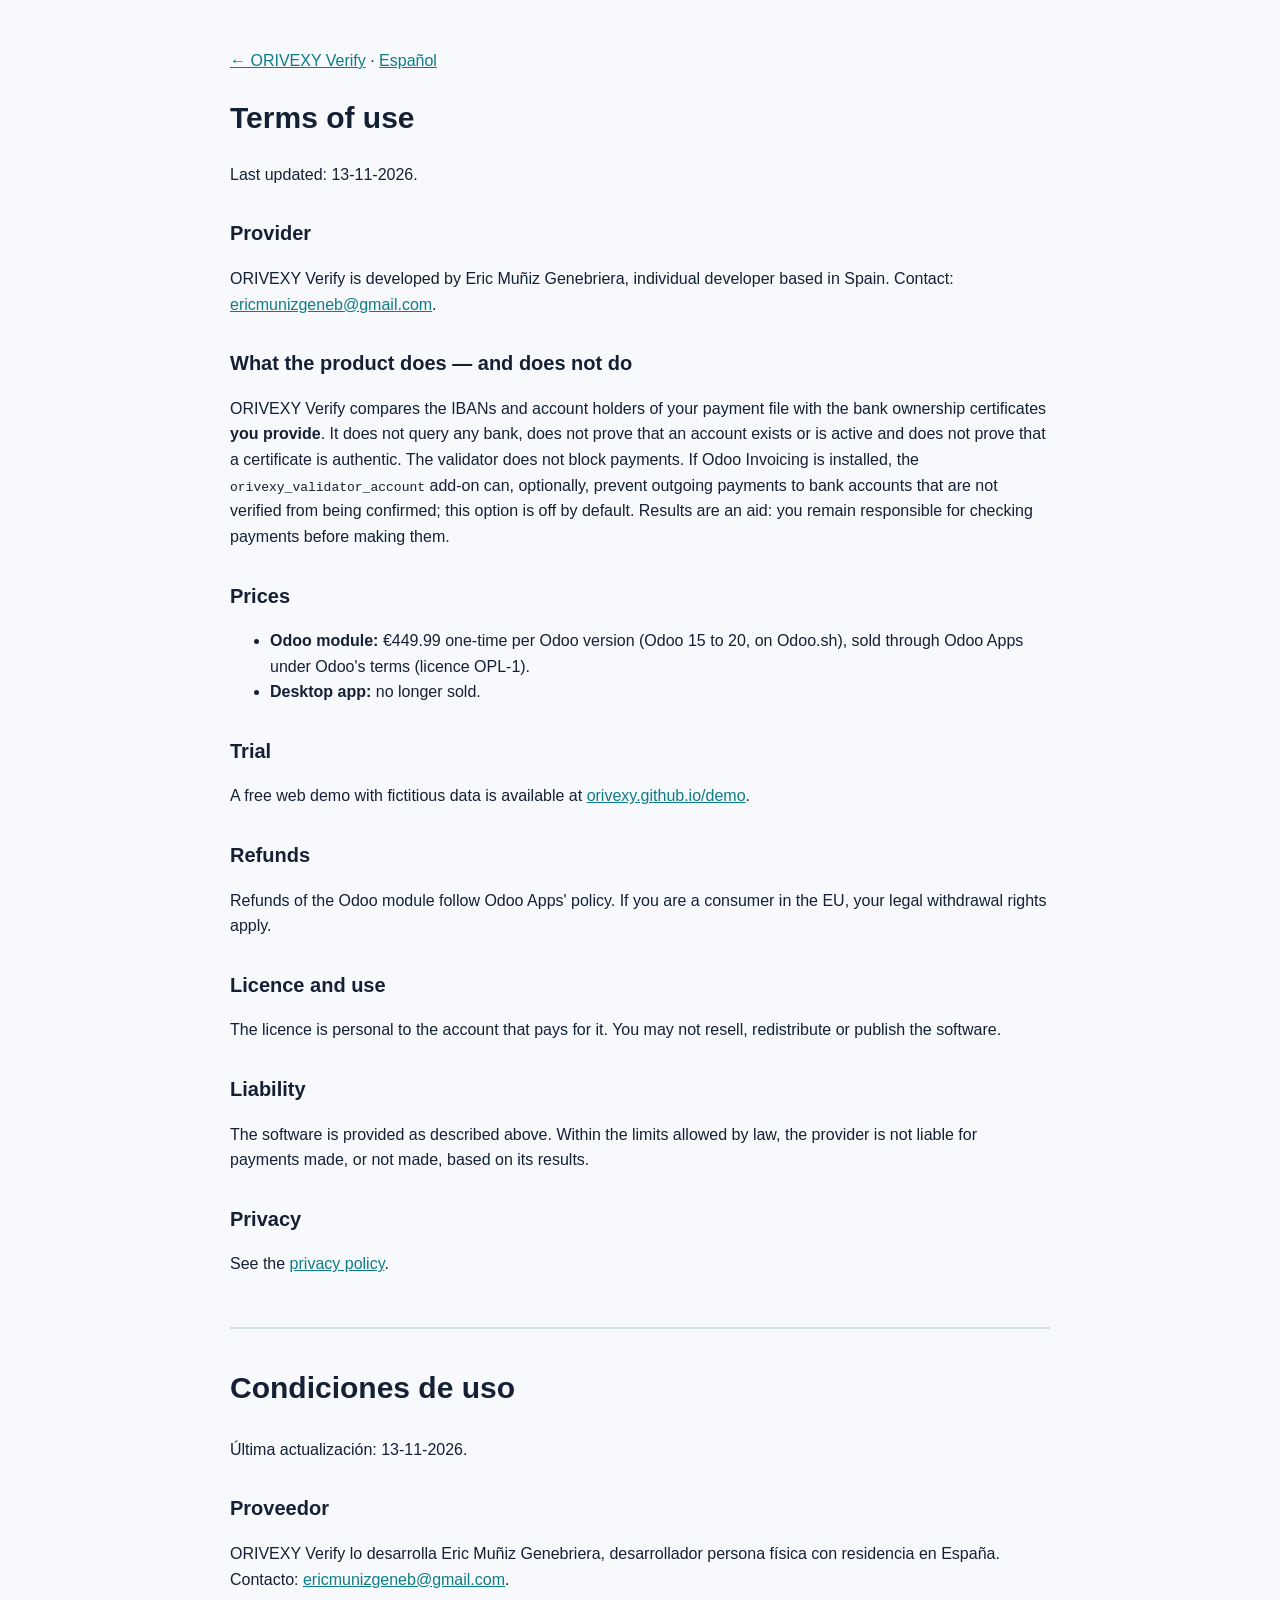
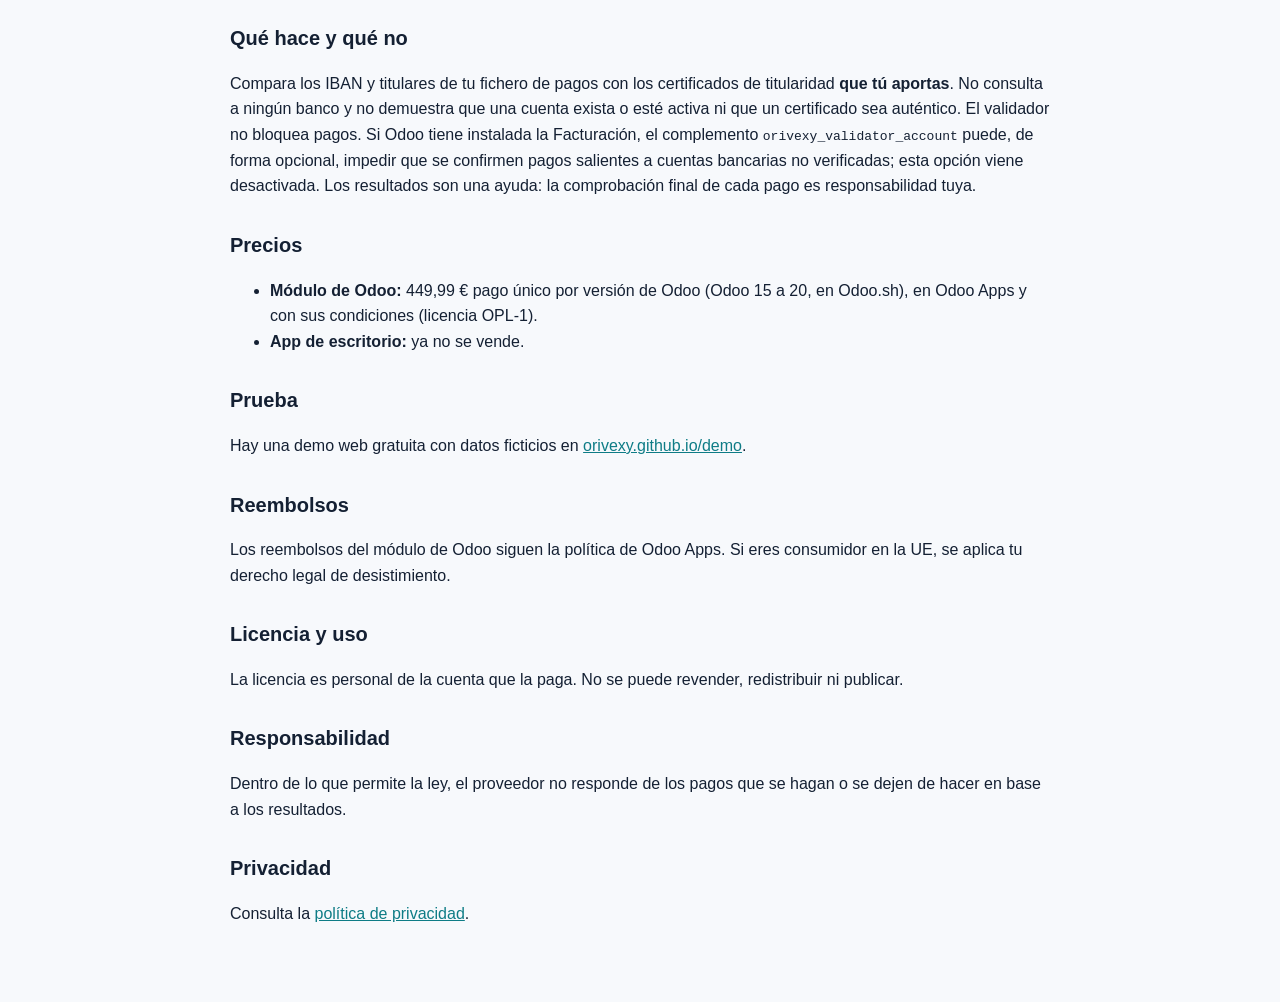
<file: terms.html>
<!doctype html>
<!-- BORRADOR: pendiente de revisión por un profesional habilitado -->
<html lang="en">
<head>
<meta charset="utf-8">
<meta name="viewport" content="width=device-width, initial-scale=1">
<title>ORIVEXY Verify · Terms of use</title>
<meta name="description" content="Terms of use of ORIVEXY Verify, the Odoo module that checks the IBANs and holders of a payment batch against bank ownership certificates. €449.99 one-time per Odoo version on Odoo Apps.">
<link rel="canonical" href="https://orivexy.github.io/terms.html">
<style>
  body { font-family: "Segoe UI", Roboto, Arial, sans-serif; color: #142033; background: #F7F9FC; margin: 0; line-height: 1.6; }
  main { max-width: 820px; margin: 0 auto; padding: 32px 20px 60px; }
  h1 { font-size: 30px; } h2 { font-size: 20px; margin-top: 30px; } a { color: #0E7C86; }
  .es { border-top: 2px solid #D5DDE7; margin-top: 50px; padding-top: 10px; }
</style>
</head>
<body>
<main>
<p><a href="./">← ORIVEXY Verify</a> · <a href="#es">Español</a></p>
<h1>Terms of use</h1>
<p>Last updated: 13-11-2026.</p>

<h2>Provider</h2>
<p>ORIVEXY Verify is developed by Eric Muñiz Genebriera, individual developer based in Spain.
Contact: <a href="mailto:ericmunizgeneb@gmail.com">ericmunizgeneb@gmail.com</a>.</p>

<h2>What the product does — and does not do</h2>
<p>ORIVEXY Verify compares the IBANs and account holders of your payment file with the bank ownership
certificates <b>you provide</b>. It does not query any bank, does not prove that an account exists or is active
and does not prove that a certificate is authentic. The validator does not block payments. If Odoo Invoicing is
installed, the <code>orivexy_validator_account</code> add-on can, optionally, prevent outgoing payments to bank
accounts that are not verified from being confirmed; this option is off by default. Results are an aid: you remain
responsible for checking payments before making them.</p>

<h2>Prices</h2>
<ul>
<li><b>Odoo module:</b> €449.99 one-time per Odoo version (Odoo 15 to 20, on Odoo.sh), sold through Odoo Apps under Odoo's terms (licence OPL-1).</li>
<li><b>Desktop app:</b> no longer sold.</li>
</ul>

<h2>Trial</h2>
<p>A free web demo with fictitious data is available at <a href="demo/">orivexy.github.io/demo</a>.</p>

<h2>Refunds</h2>
<p>Refunds of the Odoo module follow Odoo Apps' policy. If you are a consumer in the EU, your legal withdrawal
rights apply.</p>

<h2>Licence and use</h2>
<p>The licence is personal to the account that pays for it. You may not resell, redistribute or publish the software.</p>

<h2>Liability</h2>
<p>The software is provided as described above. Within the limits allowed by law, the provider is not liable for
payments made, or not made, based on its results.</p>

<h2>Privacy</h2>
<p>See the <a href="privacy.html">privacy policy</a>.</p>

<section class="es" id="es" lang="es">
<h1>Condiciones de uso</h1>
<p>Última actualización: 13-11-2026.</p>
<h2>Proveedor</h2>
<p>ORIVEXY Verify lo desarrolla Eric Muñiz Genebriera, desarrollador persona física con residencia en España.
Contacto: <a href="mailto:ericmunizgeneb@gmail.com">ericmunizgeneb@gmail.com</a>.</p>
<h2>Qué hace y qué no</h2>
<p>Compara los IBAN y titulares de tu fichero de pagos con los certificados de titularidad <b>que tú aportas</b>. No
consulta a ningún banco y no demuestra que una cuenta exista o esté activa ni que un certificado sea auténtico. El
validador no bloquea pagos. Si Odoo tiene instalada la Facturación, el complemento <code>orivexy_validator_account</code>
puede, de forma opcional, impedir que se confirmen pagos salientes a cuentas bancarias no verificadas; esta opción
viene desactivada. Los resultados son una ayuda: la comprobación final de cada pago es responsabilidad tuya.</p>
<h2>Precios</h2>
<ul>
<li><b>Módulo de Odoo:</b> 449,99 € pago único por versión de Odoo (Odoo 15 a 20, en Odoo.sh), en Odoo Apps y con sus condiciones (licencia OPL-1).</li>
<li><b>App de escritorio:</b> ya no se vende.</li>
</ul>
<h2>Prueba</h2>
<p>Hay una demo web gratuita con datos ficticios en <a href="demo/">orivexy.github.io/demo</a>.</p>
<h2>Reembolsos</h2>
<p>Los reembolsos del módulo de Odoo siguen la política de Odoo Apps. Si eres consumidor en la UE, se aplica tu
derecho legal de desistimiento.</p>
<h2>Licencia y uso</h2>
<p>La licencia es personal de la cuenta que la paga. No se puede revender, redistribuir ni publicar.</p>
<h2>Responsabilidad</h2>
<p>Dentro de lo que permite la ley, el proveedor no responde de los pagos que se hagan o se dejen de hacer en base a
los resultados.</p>
<h2>Privacidad</h2>
<p>Consulta la <a href="privacy.html">política de privacidad</a>.</p>
</section>
</main>
</body>
</html>
</file>
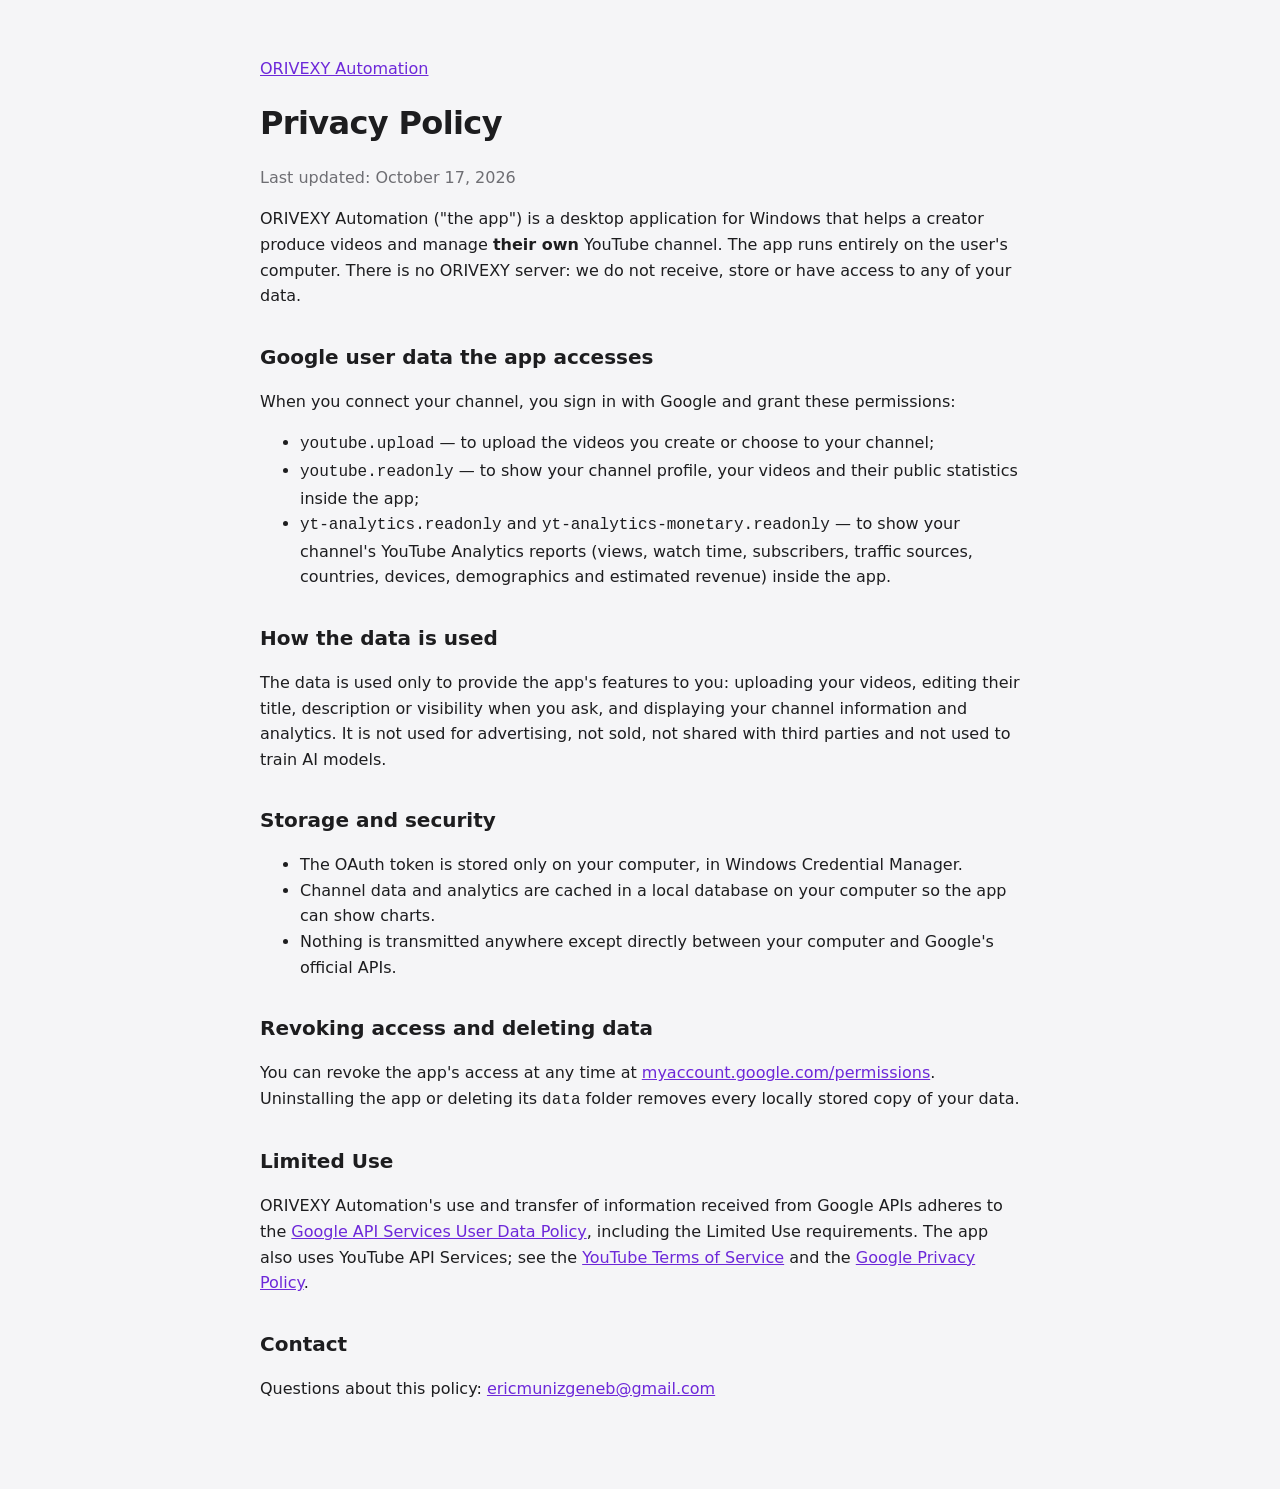
<file: automation/privacy.html>
<!DOCTYPE html>
<html lang="en">
<head>
<meta charset="utf-8">
<meta name="viewport" content="width=device-width, initial-scale=1">
<title>Privacy Policy · ORIVEXY Automation</title>
<meta name="description" content="Privacy policy of ORIVEXY Automation, a desktop app that manages the owner's own YouTube channel locally.">
<link rel="canonical" href="https://orivexy.github.io/automation/privacy.html">
<style>
body{margin:0;font-family:-apple-system,"Segoe UI",system-ui,sans-serif;background:#f5f5f7;color:#1d1d1f;line-height:1.6}
main{max-width:760px;margin:0 auto;padding:40px 20px 80px}h1{font-size:32px;letter-spacing:-.02em;margin:0 0 6px}
h2{font-size:20px;margin:32px 0 8px}p,li{font-size:16px}.muted{color:#6e6e73}a{color:#6d28d9}
@media (prefers-color-scheme:dark){body{background:#0b0b0d;color:#f5f5f7}.muted{color:#9a9aa1}a{color:#a78bfa}}
</style>
</head>
<body>
<main>
<p class="muted"><a href="./">ORIVEXY Automation</a></p>
<h1>Privacy Policy</h1>
<p class="muted">Last updated: October 17, 2026</p>

<p>ORIVEXY Automation ("the app") is a desktop application for Windows that helps a creator produce videos and manage
<strong>their own</strong> YouTube channel. The app runs entirely on the user's computer. There is no ORIVEXY server:
we do not receive, store or have access to any of your data.</p>

<h2>Google user data the app accesses</h2>
<p>When you connect your channel, you sign in with Google and grant these permissions:</p>
<ul>
<li><code>youtube.upload</code> — to upload the videos you create or choose to your channel;</li>
<li><code>youtube.readonly</code> — to show your channel profile, your videos and their public statistics inside the app;</li>
<li><code>yt-analytics.readonly</code> and <code>yt-analytics-monetary.readonly</code> — to show your channel's
YouTube Analytics reports (views, watch time, subscribers, traffic sources, countries, devices, demographics and
estimated revenue) inside the app.</li>
</ul>

<h2>How the data is used</h2>
<p>The data is used only to provide the app's features to you: uploading your videos, editing their title, description
or visibility when you ask, and displaying your channel information and analytics. It is not used for advertising,
not sold, not shared with third parties and not used to train AI models.</p>

<h2>Storage and security</h2>
<ul>
<li>The OAuth token is stored only on your computer, in Windows Credential Manager.</li>
<li>Channel data and analytics are cached in a local database on your computer so the app can show charts.</li>
<li>Nothing is transmitted anywhere except directly between your computer and Google's official APIs.</li>
</ul>

<h2>Revoking access and deleting data</h2>
<p>You can revoke the app's access at any time at
<a href="https://myaccount.google.com/permissions">myaccount.google.com/permissions</a>. Uninstalling the app or deleting
its <code>data</code> folder removes every locally stored copy of your data.</p>

<h2>Limited Use</h2>
<p>ORIVEXY Automation's use and transfer of information received from Google APIs adheres to the
<a href="https://developers.google.com/terms/api-services-user-data-policy">Google API Services User Data Policy</a>,
including the Limited Use requirements. The app also uses YouTube API Services; see the
<a href="https://www.youtube.com/t/terms">YouTube Terms of Service</a> and the
<a href="https://policies.google.com/privacy">Google Privacy Policy</a>.</p>

<h2>Contact</h2>
<p>Questions about this policy: <a href="mailto:ericmunizgeneb@gmail.com">ericmunizgeneb@gmail.com</a></p>
</main>
</body>
</html>
</file>
<file: assets/web.css>
/* ORIVEXY Verify · web */

/* Stack Sans (SIL Open Font License 1.1, see fonts/OFL-*.txt), served from this site */
/* Stack Sans Headline 300 latin-ext */
@font-face {
  font-family: 'Stack Sans Headline';
  font-style: normal;
  font-weight: 300;
  font-display: swap;
  src: url(fonts/stack-sans-headline-latin-ext.woff2) format('woff2');
  unicode-range: U+0100-02BA, U+02BD-02C5, U+02C7-02CC, U+02CE-02D7, U+02DD-02FF, U+0304, U+0308, U+0329, U+1D00-1DBF, U+1E00-1E9F, U+1EF2-1EFF, U+2020, U+20A0-20AB, U+20AD-20C4, U+2113, U+2C60-2C7F, U+A720-A7FF;
}
/* Stack Sans Headline 300 latin */
@font-face {
  font-family: 'Stack Sans Headline';
  font-style: normal;
  font-weight: 300;
  font-display: swap;
  src: url(fonts/stack-sans-headline-latin.woff2) format('woff2');
  unicode-range: U+0000-00FF, U+0131, U+0152-0153, U+02BB-02BC, U+02C6, U+02DA, U+02DC, U+0304, U+0308, U+0329, U+2000-206F, U+20AC, U+2122, U+2191, U+2193, U+2212, U+2215, U+FEFF, U+FFFD;
}
/* Stack Sans Text 400 latin-ext */
@font-face {
  font-family: 'Stack Sans Text';
  font-style: normal;
  font-weight: 400;
  font-display: swap;
  src: url(fonts/stack-sans-text-latin-ext.woff2) format('woff2');
  unicode-range: U+0100-02BA, U+02BD-02C5, U+02C7-02CC, U+02CE-02D7, U+02DD-02FF, U+0304, U+0308, U+0329, U+1D00-1DBF, U+1E00-1E9F, U+1EF2-1EFF, U+2020, U+20A0-20AB, U+20AD-20C4, U+2113, U+2C60-2C7F, U+A720-A7FF;
}
/* Stack Sans Text 400 latin */
@font-face {
  font-family: 'Stack Sans Text';
  font-style: normal;
  font-weight: 400;
  font-display: swap;
  src: url(fonts/stack-sans-text-latin.woff2) format('woff2');
  unicode-range: U+0000-00FF, U+0131, U+0152-0153, U+02BB-02BC, U+02C6, U+02DA, U+02DC, U+0304, U+0308, U+0329, U+2000-206F, U+20AC, U+2122, U+2191, U+2193, U+2212, U+2215, U+FEFF, U+FFFD;
}
/* Stack Sans Text 500 latin-ext */
@font-face {
  font-family: 'Stack Sans Text';
  font-style: normal;
  font-weight: 500;
  font-display: swap;
  src: url(fonts/stack-sans-text-latin-ext.woff2) format('woff2');
  unicode-range: U+0100-02BA, U+02BD-02C5, U+02C7-02CC, U+02CE-02D7, U+02DD-02FF, U+0304, U+0308, U+0329, U+1D00-1DBF, U+1E00-1E9F, U+1EF2-1EFF, U+2020, U+20A0-20AB, U+20AD-20C4, U+2113, U+2C60-2C7F, U+A720-A7FF;
}
/* Stack Sans Text 500 latin */
@font-face {
  font-family: 'Stack Sans Text';
  font-style: normal;
  font-weight: 500;
  font-display: swap;
  src: url(fonts/stack-sans-text-latin.woff2) format('woff2');
  unicode-range: U+0000-00FF, U+0131, U+0152-0153, U+02BB-02BC, U+02C6, U+02DA, U+02DC, U+0304, U+0308, U+0329, U+2000-206F, U+20AC, U+2122, U+2191, U+2193, U+2212, U+2215, U+FEFF, U+FFFD;
}


:root {
  --bg: #f5f8fa;
  --surface: #e8eef2;
  --surface-2: #dbe4ea;
  --ink: #0f2747;
  --muted: #4a5c73;
  --accent: #0ea5a0;
  --accent-ink: #0f2747;
  --field: #0f2747;
  --field-ink: #eef4f8;
  --field-muted: #a9bccf;
  --teal-soft: #2dd4bf;

  --ok: #0b7a55;
  --ok-bg: #dcf3ea;
  --review: #8a5a00;
  --review-bg: #fbecc8;
  --other: #b42318;
  --other-bg: #fbe1dd;
  --missing: #475569;
  --missing-bg: #e5e9ef;
  --invalid: #7a1d3f;
  --invalid-bg: #f4dde6;

  --font-display: "Stack Sans Headline", "Segoe UI", system-ui, sans-serif;
  --font-text: "Stack Sans Text", "Segoe UI", system-ui, sans-serif;

  --step-small: clamp(0.8125rem, 0.79rem + 0.1vw, 0.875rem);
  --step-body: clamp(1.0625rem, 1rem + 0.25vw, 1.1875rem);
  --step-lead: clamp(1.25rem, 1.05rem + 0.8vw, 1.875rem);
  --step-head: clamp(2rem, 1.3rem + 2.6vw, 3.5rem);
  --step-hero: clamp(2.125rem, 3.2vw, 3.375rem);

  --margin: clamp(1.25rem, 2.2vw, 2rem);
  --gutter: clamp(1rem, 2vw, 2rem);
  --section: clamp(6rem, 12vw, 12rem);
  --radius: 4px;

  --ease-out: cubic-bezier(0.22, 1, 0.36, 1);
  --ease-in-out: cubic-bezier(0.76, 0, 0.24, 1);
  --t-press: 140ms;
  --t-hover: 180ms;
  --t-ui: 240ms;

  --fw: 35vw;            /* hero frame width */
  --fh: calc(var(--fw) * 9 / 16);
  --gap: 24px;
  --sliver: 60px;
}

*, *::before, *::after { box-sizing: border-box; }
html { -webkit-text-size-adjust: 100%; text-size-adjust: 100%; }
body { margin: 0; background: var(--bg); color: var(--ink); font-family: var(--font-text); font-size: var(--step-body); line-height: 1.5; -webkit-font-smoothing: antialiased; text-rendering: optimizeLegibility; }
h1, h2, h3, h4, p, figure, blockquote, ul, ol, dl, dd { margin: 0; }
ul[class], ol[class] { padding: 0; list-style: none; }
img, video, svg { display: block; max-width: 100%; }
img, video { height: auto; background: var(--surface); }
button, input, select, textarea { font: inherit; color: inherit; }
button { background: none; border: 0; padding: 0; cursor: pointer; }
a { color: inherit; }
:target { scroll-margin-top: 2rem; }
::selection { background: var(--accent); color: var(--accent-ink); }
:focus-visible { outline: 2px solid var(--accent); outline-offset: 3px; }
h1, h2, h3 { font-family: var(--font-display); font-weight: 300; letter-spacing: -0.022em; line-height: 1.05; text-wrap: balance; }
p { max-width: 62ch; text-wrap: pretty; }
p + p { margin-top: 0.9em; }
.nums { font-variant-numeric: tabular-nums; }
.sr-only { position: absolute; width: 1px; height: 1px; overflow: hidden; clip-path: inset(50%); white-space: nowrap; }
.wrap { padding-inline: var(--margin); }
.grid { display: grid; grid-template-columns: repeat(12, minmax(0, 1fr)); column-gap: var(--gutter); }
.head { font-size: var(--step-head); }
.lead { font-size: var(--step-lead); line-height: 1.25; }
.small { font-size: var(--step-small); line-height: 1.45; }
.muted { color: var(--muted); }
.section { padding-block: calc(var(--section) / 2); }

/* buttons and links */
.button { display: inline-flex; align-items: center; justify-content: center; gap: 0.5em; min-height: 3rem; padding: 0 1.4rem; background: var(--accent); color: var(--accent-ink); border-radius: var(--radius); text-decoration: none; font-weight: 500; white-space: nowrap; transition: transform var(--t-press) var(--ease-out), background-color var(--t-hover) ease; }
.button:active { transform: scale(0.97); }
.button--small { min-height: 2.5rem; padding: 0 1rem; font-size: 15px; }
.button--ink { background: var(--ink); color: var(--field-ink); }
.link { text-decoration: underline; text-decoration-color: color-mix(in srgb, currentColor 35%, transparent); text-underline-offset: 0.22em; text-decoration-thickness: 0.07em; transition: text-decoration-color var(--t-hover) ease; }
@media (hover: hover) and (pointer: fine) {
  .button:hover { background: #12bdb7; }
  .button--ink:hover { background: #1b3a63; }
  .link:hover { text-decoration-color: currentColor; }
}

/* ---------- top bar ---------- */
.top { display: flex; align-items: center; gap: 2rem; padding: 18px var(--margin); position: relative; z-index: 3; }
.brand { display: inline-flex; align-items: center; gap: 10px; text-decoration: none; font-weight: 500; font-size: 18px; letter-spacing: -0.01em; }
.brand img { width: 30px; height: 30px; background: none; }
.top nav { margin-left: auto; display: flex; align-items: center; gap: 1.5rem; font-size: 15px; }
.top nav a { text-decoration: none; }
.brand { white-space: nowrap; }
.langs { display: flex; gap: 0.6rem; font-size: 15px; }
.langs a { text-decoration: none; color: var(--muted); }
.langs a[aria-current] { color: var(--ink); font-weight: 500; text-decoration: underline; text-underline-offset: 0.25em; }

/* ---------- hero: the sentence split by the reel ---------- */
.hero { position: relative; height: 240svh; }
.hero__stage { position: sticky; top: 0; height: 100svh; min-height: 620px; display: grid; grid-template-rows: auto 1fr; grid-template-columns: minmax(0, 1fr); overflow: hidden; }
.hero__body { position: relative; display: grid; grid-template-rows: 1fr auto 1fr; padding-inline: var(--margin); }
.hero__title { grid-row: 2; display: grid; grid-template-columns: 1fr var(--fw) 1fr; column-gap: 2.5vw; align-items: center; font-size: var(--step-hero); line-height: 1.05; position: relative; z-index: 2; }
.hero__a { grid-column: 1; justify-self: start; white-space: nowrap; }
.hero__b { grid-column: 3; justify-self: end; white-space: nowrap; text-align: right; }
.hero__foot { grid-row: 3; display: grid; grid-template-columns: 1fr var(--fw) 1fr; column-gap: 2.5vw; align-content: start; padding-top: 40px; position: relative; z-index: 2; }
.hero__sub { grid-column: 1; max-width: 40ch; font-size: 18px; line-height: 1.5; }
.hero__actions { grid-column: 1; margin-top: 24px; display: flex; flex-wrap: wrap; align-items: center; gap: 1.25rem; font-size: 16px; }
.reel { position: absolute; left: 50%; top: 0; bottom: 0; width: var(--fw); transform: translateX(-50%); overflow: hidden; z-index: 1; }
.reel__track { position: absolute; inset-inline: 0; top: 50%; display: grid; gap: var(--gap); transform: translateY(calc(var(--fh) / -2 - var(--i, 1) * (var(--fh) + var(--gap)))); will-change: transform; }
.reel__frame { width: var(--fw); height: var(--fh); border-radius: var(--radius); overflow: hidden; background: var(--surface); position: relative; transition: opacity 400ms ease; }
.reel__frame img, .reel__frame video { width: 100%; height: 100%; object-fit: cover; object-position: left top; }
.reel__frame.is-far { opacity: 0.45; }
.reel__count { position: absolute; right: 0; bottom: 0; }

/* ---------- product fragments (data-ui): the product's own conventions apply inside ---------- */
[data-ui] { font-family: var(--font-text); color: #1f2a3a; font-size: 14px; line-height: 1.4; }
[data-ui] .iban { font-variant-numeric: tabular-nums; letter-spacing: 0.01em; white-space: nowrap; }
.ui-card { background: #ffffff; border: 1px solid #d5dde7; border-radius: 6px; } /* taste-skill-ignore: inside data-ui fragments */
.badge { display: inline-flex; align-items: center; gap: 6px; padding: 3px 8px; border-radius: 4px; font-size: 12px; font-weight: 700; letter-spacing: 0.02em; white-space: nowrap; }
.badge::before { content: ""; width: 7px; height: 7px; border-radius: 50%; background: currentColor; }
.badge--ok { color: var(--ok); background: var(--ok-bg); }
.badge--review { color: var(--review); background: var(--review-bg); }
.badge--other { color: var(--other); background: var(--other-bg); }
.badge--missing { color: var(--missing); background: var(--missing-bg); }
.badge--invalid { color: var(--invalid); background: var(--invalid-bg); }
.ui-label { color: #5b6b80; font-size: 12px; }

.result-frame { height: 100%; padding: 16px 16px; display: grid; grid-template-rows: auto 1fr auto; gap: 10px; }
.result-frame__top { display: flex; justify-content: space-between; align-items: center; color: #5b6b80; font-size: 13px; }
.result-frame__pair { display: grid; grid-template-columns: minmax(0, 1fr) minmax(0, 1fr); gap: 10px; align-content: center; }
.result-frame__pair > div { background: #f3f6f9; border-radius: 6px; padding: 10px 12px; }
.result-frame__pair strong { display: block; font-size: 15px; margin-top: 2px; }
.result-frame__pair .iban { display: block; margin-top: 4px; font-size: 12px; color: #3c4a5c; }
.result-frame__note { display: flex; align-items: center; gap: 10px; font-size: 13px; color: #3c4a5c; }

/* ---------- intro ---------- */
.intro__title { font-size: clamp(1.5rem, 1.2rem + 1vw, 2rem); margin-bottom: 28px; }
.intro__lead { grid-column: 1 / -1; font-size: clamp(22px, 2.2vw, 32px); line-height: 1.22; max-width: 62ch; }
.intro__cols { grid-column: 1 / -1; display: grid; grid-template-columns: repeat(4, minmax(0, 1fr)); gap: 24px; margin-top: 72px; }
.intro__cols p { font-size: 16px; line-height: 1.5; color: var(--muted); }
.intro__cols b { color: var(--ink); font-weight: 500; }

/* ---------- how it works: call and response ---------- */
.how { display: grid; grid-template-columns: repeat(12, minmax(0, 1fr)); column-gap: var(--gutter); }
.how__inner { grid-column: 4 / span 6; }
.how__title { margin-bottom: 56px; }
.how__step + .how__step { margin-top: 88px; }
.how__say { font-size: 20px; font-weight: 500; }
.how__call { margin-top: 16px; background: var(--surface); border-radius: var(--radius); padding: 20px; }
.how__resp { margin-top: 16px; margin-left: 56px; }
.how__step--wide .how__resp { margin-left: 0; width: min(760px, calc(100vw - 2 * var(--margin))); }
.file-chip { display: flex; align-items: center; gap: 12px; background: #fff; border: 1px solid #c9d4df; border-radius: 6px; padding: 10px 12px; } /* taste-skill-ignore: inside data-ui fragments */
.file-chip__icon { width: 30px; height: 36px; border-radius: 3px; background: #e9eef3; display: grid; place-items: center; font-size: 10px; font-weight: 700; color: #5b6b80; }
.batch-lines { font-family: inherit; margin: 0; background: #fff; border: 1px solid #c9d4df; border-radius: 6px; padding: 12px 14px; font-size: 13.5px; line-height: 1.7; white-space: pre; overflow-x: auto; font-variant-numeric: tabular-nums; } /* taste-skill-ignore: inside data-ui fragments */
.read-list { padding: 14px 16px; display: grid; gap: 8px; }
.read-list__head { display: flex; justify-content: space-between; font-weight: 600; }
.read-list__row { display: flex; justify-content: space-between; gap: 16px; font-size: 13px; color: #3c4a5c; }
.validate-btn { display: inline-flex; align-items: center; min-height: 34px; padding: 0 16px; border-radius: 4px; background: #714b67; color: #fff; font-weight: 600; font-size: 13px; letter-spacing: 0.03em; }
.results { overflow-x: auto; }
.results table { width: 100%; border-collapse: collapse; font-size: 13px; }
.results th { text-align: left; font-weight: 600; color: #5b6b80; padding: 10px 12px; border-bottom: 1px solid #d5dde7; white-space: nowrap; }
.results td { padding: 10px 12px; border-bottom: 1px solid #edf1f5; vertical-align: top; }
.results tr:last-child td { border-bottom: 0; }
.results__counts { display: flex; flex-wrap: wrap; gap: 8px; padding: 12px; border-top: 1px solid #edf1f5; } /* taste-skill-ignore: inside data-ui fragments */

/* ---------- showcase: one row, three states ---------- */
.states__title { grid-column: 4 / span 8; margin-bottom: 96px; }
.states__row { grid-column: 1 / -1; display: grid; grid-template-columns: repeat(12, minmax(0, 1fr)); column-gap: var(--gutter); align-items: center; }
.states__row + .states__row { margin-top: 56px; }
.states__word { grid-column: 1 / span 3; justify-self: end; font-size: 22px; color: var(--muted); font-family: var(--font-display); }
.states__copy { grid-column: 4 / span 6; }
.review-row { padding: 16px 18px; display: grid; gap: 12px; }
.review-row__main { display: grid; grid-template-columns: 1.2fr 1.2fr auto; gap: 16px; align-items: center; }
.review-row__main strong { display: block; font-size: 14px; }
.review-row__actions { display: flex; flex-wrap: wrap; gap: 8px; align-items: center; }
.review-row textarea { width: 100%; min-height: 64px; border: 1px solid #c9d4df; border-radius: 4px; padding: 8px 10px; font-size: 13px; resize: vertical; background: #fff; }
.ui-btn { display: inline-flex; align-items: center; min-height: 32px; padding: 0 12px; border-radius: 4px; font-size: 13px; font-weight: 600; background: #714b67; color: #fff; border: 1px solid #714b67; transition: transform var(--t-press) var(--ease-out), background-color var(--t-hover) ease; } /* taste-skill-ignore: inside data-ui fragments */
.ui-btn--ghost { background: #fff; color: #3c4a5c; border-color: #c9d4df; }
.ui-btn:active { transform: scale(0.97); }
@media (hover: hover) and (pointer: fine) { .ui-btn:hover { background: #5b3b53; } .ui-btn--ghost:hover { background: #f1f4f7; } }
.review-row__log { font-size: 12.5px; color: #5b6b80; }
.review-row__note { font-size: 13px; background: #f3f6f9; border-radius: 4px; padding: 8px 10px; }

/* ---------- features: fixed output, live controls ---------- */
.lab { display: grid; grid-template-columns: repeat(12, minmax(0, 1fr)); grid-template-rows: auto 1fr; column-gap: var(--gutter); }
.lab__field { grid-column: 1 / span 6; grid-row: 1 / span 2; align-self: start; position: sticky; top: 0; height: 100svh; background: var(--field); display: grid; place-items: center; margin-left: calc(var(--margin) * -1); padding: 24px; }
.lab__text { grid-column: 8 / span 5; grid-row: 2; padding-bottom: 30vh; }
.lab__title { grid-column: 8 / span 5; grid-row: 1; padding-top: 72px; font-size: clamp(2.25rem, 1.6rem + 1.6vw, 2.75rem); margin-bottom: 8px; }
.lab__block { min-height: 50vh; display: flex; flex-direction: column; justify-content: center; max-width: 44ch; }
.lab__block h3 { font-size: clamp(1.625rem, 1.3rem + 0.9vw, 2rem); margin-bottom: 12px; }
.lab__block p { font-size: 17px; }
.lab__control { margin-top: 20px; }
.lab__control label { display: block; font-size: 15px; color: var(--muted); margin-bottom: 6px; }
.field { width: 100%; min-height: 3rem; padding: 0.7rem 0.9rem; background: var(--surface); border: 0; border-radius: var(--radius); font-size: 17px; }
.field:focus-visible { outline: 2px solid var(--accent); outline-offset: 0; }
.seg { display: inline-flex; background: var(--surface); border-radius: var(--radius); padding: 4px; gap: 4px; flex-wrap: wrap; }
.seg button { min-height: 2.5rem; padding: 0 1rem; border-radius: 3px; font-size: 16px; color: var(--muted); transition: background-color var(--t-hover) ease, color var(--t-hover) ease; }
.seg button[aria-pressed="true"] { background: var(--ink); color: var(--field-ink); }
@media (hover: hover) and (pointer: fine) { .seg button:not([aria-pressed="true"]):hover { background: var(--surface-2); color: var(--ink); } }
.switch { display: inline-flex; align-items: center; gap: 12px; font-size: 16px; cursor: pointer; }
.switch input { appearance: none; width: 48px; height: 28px; border-radius: 14px; background: var(--surface-2); position: relative; cursor: pointer; transition: background-color var(--t-ui) ease; margin: 0; }
.switch input::after { content: ""; position: absolute; top: 3px; left: 3px; width: 22px; height: 22px; border-radius: 50%; background: #fff; transition: transform var(--t-ui) var(--ease-out); }
.switch input:checked { background: var(--accent); }
.switch input:checked::after { transform: translateX(20px); }
.check { width: min(440px, 100%); padding: 20px 22px; display: grid; gap: 14px; }
.check__head { display: flex; justify-content: space-between; align-items: center; font-weight: 600; font-size: 15px; }
.check__row { display: grid; gap: 2px; }
.check__row strong { font-size: 15px; }
.check__list { list-style: none; margin: 0; padding: 0; display: grid; gap: 6px; font-size: 13px; }
.check__list li { display: flex; justify-content: space-between; gap: 12px; }
.check__list .yes { color: var(--ok); font-weight: 600; }
.check__list .no { color: var(--other); font-weight: 600; }
.check__list .dim { color: #8592a3; }
.check__verdict { display: flex; align-items: center; gap: 10px; padding-top: 12px; border-top: 1px solid #edf1f5; flex-wrap: wrap; } /* taste-skill-ignore: inside data-ui fragments */
.check__why { font-size: 13px; color: #3c4a5c; }
.check__foot { font-size: 13px; color: #56657a; }

/* ---------- proof strip ---------- */
.proof { padding-block: clamp(80px, 9vw, 140px); display: flex; align-items: center; justify-content: space-between; gap: 2rem; flex-wrap: wrap; }
.proof h2 { font-family: var(--font-text); font-weight: 400; font-size: 18px; letter-spacing: 0; color: var(--muted); }
.proof ul { flex: 1; display: flex; justify-content: space-between; gap: 1.5rem; flex-wrap: wrap; list-style: none; margin: 0; padding: 0; }
.proof li a { font-size: 22px; text-decoration: none; font-variant-numeric: tabular-nums; }
.proof__note { flex-basis: 100%; font-size: 16px; color: var(--muted); }

/* ---------- payments: people tabs, banded day ---------- */
.pay__head { display: flex; justify-content: space-between; align-items: end; gap: 2rem; flex-wrap: wrap; }
.pay__title { font-size: clamp(2.25rem, 4vw, 3.75rem); }
.pay__title span { display: block; }
.pay__title .soft { color: var(--muted); }
.pay__intro { margin-top: 24px; max-width: 64ch; }
.pay__body { margin-top: 56px; display: grid; grid-template-columns: 170px 1fr; gap: 20px; align-items: start; }
.pay__tabs { display: grid; gap: 6px; }
.pay__tab { width: 170px; min-height: 64px; padding: 10px 14px; background: var(--surface); border-radius: var(--radius); text-align: left; display: grid; transition: background-color var(--t-hover) ease, color var(--t-hover) ease; }
.pay__tab b { font-weight: 500; font-size: 16px; }
.pay__tab span { font-size: 13px; color: var(--muted); }
.pay__tab[aria-selected="true"] { background: var(--ink); color: var(--field-ink); }
.pay__tab[aria-selected="true"] span { color: var(--field-muted); }
@media (hover: hover) and (pointer: fine) { .pay__tab:not([aria-selected="true"]):hover { background: var(--surface-2); } }
.pay__bands { display: grid; gap: 4px; }
.pay__bands[hidden] { display: none; }
.pay__band { display: grid; grid-template-columns: 90px 1fr 48px; gap: 20px; align-items: center; min-height: 76px; padding: 12px 20px; border-radius: var(--radius); background: var(--surface); }
.pay__band:nth-child(even) { background: var(--surface-2); }
.pay__time { font-size: 20px; font-variant-numeric: tabular-nums; }
.pay__what b { display: block; font-weight: 500; font-size: 18px; }
.pay__what span { display: block; font-size: 14px; color: var(--muted); margin-top: 2px; }
.avatar { width: 32px; height: 32px; border-radius: 50%; display: grid; place-items: center; font-size: 14px; font-weight: 600; color: #fff; justify-self: end; }
.avatar--l { background: #2f9e44; } .avatar--m { background: #b4632a; } .avatar--a { background: #b7791f; }
.pay__shots { margin-top: 56px; display: grid; grid-template-columns: 7fr 5fr; gap: 20px; align-items: start; }
.pay__shots figure img { width: 100%; border-radius: var(--radius); }
.pay__shots figcaption { margin-top: 10px; font-size: 15px; color: var(--muted); }

/* ---------- install: tiles with label strips ---------- */
.inst__head { display: grid; grid-template-columns: repeat(12, minmax(0, 1fr)); column-gap: var(--gutter); align-items: end; margin-bottom: 40px; }
.inst__head h2 { grid-column: 1 / span 6; }
.inst__head p { grid-column: 8 / span 5; }
.inst__tiles { display: grid; grid-template-columns: repeat(4, minmax(0, 1fr)); gap: 12px; }
.inst__tile { text-decoration: none; display: block; }
.inst__tile img { width: 100%; aspect-ratio: 16 / 9; object-fit: cover; object-position: center; border-radius: var(--radius) var(--radius) 0 0; transition: transform 600ms var(--ease-out); }
.inst__pic { overflow: hidden; border-radius: var(--radius) var(--radius) 0 0; }
.inst__strip { background: var(--surface); padding: 14px 16px; border-radius: 0 0 var(--radius) var(--radius); display: grid; gap: 2px; transition: background-color var(--t-hover) ease; }
.inst__strip b { font-weight: 500; font-size: 17px; }
.inst__strip span { font-size: 14px; color: var(--muted); font-variant-numeric: tabular-nums; }
@media (hover: hover) and (pointer: fine) { .inst__tile:hover img { transform: scale(1.04); } .inst__tile:hover .inst__strip { background: var(--surface-2); } }
.inst__more { margin-top: 64px; display: grid; grid-template-columns: repeat(12, minmax(0, 1fr)); column-gap: var(--gutter); row-gap: 40px; }
.inst__more > div { grid-column: span 6; }
.inst__more h3 { font-size: clamp(1.5rem, 1.25rem + 0.8vw, 1.875rem); margin-bottom: 14px; }
.inst__more ol { padding-left: 1.2em; display: grid; gap: 6px; }
.code { position: relative; margin-top: 16px; background: var(--field); color: var(--field-ink); border-radius: var(--radius); padding: 18px 20px; }
.code pre { margin: 0; font-family: Consolas, "Cascadia Mono", monospace; font-size: 14px; white-space: pre-wrap; word-break: break-all; padding-right: 90px; }
.code button { position: absolute; top: 12px; right: 12px; min-height: 2.25rem; padding: 0 0.9rem; border-radius: var(--radius); background: var(--accent); color: var(--accent-ink); font-size: 15px; font-weight: 500; transition: transform var(--t-press) var(--ease-out); }
.code button:active { transform: scale(0.96); }

/* ---------- pricing: the price, very large ---------- */
.price { min-height: 80svh; display: grid; grid-template-columns: repeat(12, minmax(0, 1fr)); column-gap: var(--gutter); align-items: center; }
.price__text { grid-column: 1 / span 4; align-self: start; padding-top: 12vh; }
.price__text h2 { font-size: clamp(1.75rem, 1.4rem + 1vw, 2.25rem); margin-bottom: 18px; }
.price__text p { font-size: 17px; }
.price__fig { grid-column: 6 / span 7; position: relative; }
.price__num { font-family: var(--font-display); font-weight: 300; font-size: clamp(88px, 10.5vw, 180px); line-height: 0.85; letter-spacing: -0.045em; display: flex; flex-wrap: wrap; align-items: flex-start; gap: 0.04em; font-variant-numeric: lining-nums; }
.price__cur { font-size: 0.5em; line-height: 1; margin-top: 0.06em; margin-inline: 0.08em; }
.price__per { font-family: var(--font-text); font-size: 18px; letter-spacing: 0; flex-basis: 100%; margin-top: 0.5em; color: var(--muted); }
.price__mark { position: absolute; width: clamp(64px, 7vw, 120px); top: -6%; right: 0; background: none; }
.price__list { margin-top: 32px; display: grid; gap: 6px; font-size: 18px; }
.price__actions { margin-top: 28px; display: flex; align-items: center; flex-wrap: wrap; gap: 1.25rem; }
.price__alt { margin-top: 24px; font-size: 16px; color: var(--muted); max-width: 56ch; }

/* ---------- faq ---------- */
.faq { display: grid; grid-template-columns: repeat(12, minmax(0, 1fr)); column-gap: var(--gutter); align-items: start; }
.faq__title { grid-column: 1 / span 4; position: sticky; top: 96px; font-size: clamp(2.25rem, 4vw, 3.5rem); }
.faq__list { grid-column: 5 / span 8; display: grid; gap: 8px; }
.faq details { background: var(--surface); border-radius: var(--radius); transition: background-color var(--t-ui) ease, color var(--t-ui) ease; }
.faq summary { list-style: none; cursor: pointer; min-height: 72px; padding: 20px 64px 20px 24px; position: relative; font-size: 20px; font-weight: 500; display: flex; align-items: center; }
.faq summary::-webkit-details-marker { display: none; }
.faq summary::before, .faq summary::after { content: ""; position: absolute; right: 24px; top: 50%; width: 16px; height: 3px; margin-top: -1.5px; background: currentColor; border-radius: 1px; transition: transform var(--t-ui) var(--ease-out); }
.faq summary::after { transform: rotate(90deg); }
.faq details[open] { background: var(--accent); color: var(--accent-ink); }
.faq details[open] summary::after { transform: rotate(0deg); }
.faq details p { padding: 0 24px 24px; font-size: 17px; max-width: 52ch; }
@media (hover: hover) and (pointer: fine) { .faq details:not([open]):hover { background: var(--surface-2); } }

/* ---------- contact: one field ---------- */
.contact { padding-block: 200px 160px; }
.contact__inner { width: min(520px, 100%); margin-inline: auto; }
.contact h2 { font-family: var(--font-text); font-weight: 500; font-size: clamp(22px, 1.2rem + 0.6vw, 28px); letter-spacing: -0.01em; line-height: 1.25; }
.contact h2 .soft { color: var(--muted); display: block; }
.contact form { margin-top: 28px; position: relative; }
.contact input { width: 100%; height: 64px; border-radius: 12px; border: 0; background: #ffffff; padding: 0 64px 0 20px; font-size: 17px; }
.contact input:focus-visible { outline: 2px solid var(--accent); outline-offset: -2px; }
.contact form button { position: absolute; right: 10px; top: 10px; width: 44px; height: 44px; border-radius: 50%; background: var(--accent); color: var(--accent-ink); display: grid; place-items: center; transition: transform var(--t-press) var(--ease-out); }
.contact form button:active { transform: scale(0.94); }
.contact__hint { margin-top: 16px; font-size: 14px; color: var(--muted); }
.contact dl { margin-top: 72px; display: grid; gap: 10px; font-size: 15px; }
.contact dl div { display: grid; grid-template-columns: 120px 1fr; gap: 12px; }
.contact dt { color: var(--muted); }
.contact dd a { word-break: break-word; }

/* ---------- footer of tiles ---------- */
.foot { padding: 10px; display: grid; grid-template-columns: repeat(12, minmax(0, 1fr)); gap: 8px; }
.tile { background: var(--surface); border-radius: var(--radius); padding: 24px; min-height: 220px; display: flex; flex-direction: column; justify-content: space-between; gap: 16px; }
.tile--say { grid-column: 1 / span 4; }
.tile--say p:first-child { font-size: 24px; font-family: var(--font-display); font-weight: 300; line-height: 1.15; }
.tile--nav { grid-column: 5 / span 3; justify-content: flex-start; }
.tile--nav ul { display: grid; gap: 6px; font-size: 16px; }
.tile--nav a { text-decoration: none; }
.tile--time { grid-column: 8 / span 2; }
.tile--time strong { font-size: 28px; font-weight: 300; font-family: var(--font-display); font-variant-numeric: tabular-nums; }
.tile--mail { grid-column: 10 / span 3; justify-content: flex-end; }
.tile--mail a { font-size: 20px; word-break: break-all; }
.tile--word { grid-column: 1 / span 8; min-height: 320px; background: var(--ink); color: var(--field-ink); justify-content: center; align-items: center; }
.tile--word span { font-family: var(--font-display); font-weight: 300; font-size: clamp(56px, 8.4vw, 150px); letter-spacing: -0.04em; line-height: 0.9; white-space: nowrap; }
.tile--go { grid-column: 9 / span 4; min-height: 320px; background: var(--accent); color: var(--accent-ink); text-decoration: none; transition: background-color var(--t-hover) ease; }
.tile--go p { font-size: 28px; font-family: var(--font-display); font-weight: 300; line-height: 1.1; }
.tile--go svg { align-self: flex-end; transition: transform var(--t-ui) var(--ease-out); }
@media (hover: hover) and (pointer: fine) { .tile--go:hover { background: #12bdb7; } .tile--go:hover svg { transform: translate(4px, -4px); } .tile--nav a:hover, .tile--mail a:hover { text-decoration: underline; } }
.foot__legal { font-size: 13px; color: var(--muted); line-height: 1.5; }
.foot__legal a { color: inherit; }

/* ---------- motion ---------- */
@media (prefers-reduced-motion: no-preference) {
  .js [data-reveal] { opacity: 0; transform: translateY(24px); transition: opacity 700ms var(--ease-out), transform 900ms var(--ease-out); transition-delay: calc(var(--d, 0) * 80ms); }
  .js [data-reveal].is-in { opacity: 1; transform: none; }
  .js .hero [data-rise] { opacity: 0; transform: translateY(18px); animation: rise 900ms var(--ease-out) forwards; animation-delay: calc(var(--d, 0) * 90ms + 120ms); }
  .reel__frame--live .result-frame__note .badge { animation: pulse 2.4s ease-in-out 1.2s 2; }
}
@keyframes rise { to { opacity: 1; transform: none; } }
@keyframes pulse { 50% { transform: scale(1.06); } }
@media (prefers-reduced-motion: reduce) {
  .hero { height: auto; }
  .hero__stage { position: relative; }
  .reel__track { transform: translateY(calc(var(--fh) / -2 - 1 * (var(--fh) + var(--gap)))); }
  .lab__field { position: relative; }
  * { scroll-behavior: auto; }
}

/* ---------- narrower screens ---------- */
@media (max-width: 1080px) {
  :root { --fw: calc(100vw - 2 * var(--margin)); --fh: calc(var(--fw) * 3 / 4); --sliver: 28px; --gap: 16px; }
  .top { gap: 1rem; }
  .top nav .opt { display: none; }
  .hero { height: auto; }
  .hero__stage { position: relative; height: auto; min-height: 0; padding-bottom: 32px; }
  .hero__body { grid-template-rows: auto auto auto; align-content: start; padding-top: 8px; }
  .hero__title { grid-row: 1; display: flex; flex-direction: column; align-items: flex-start; font-size: clamp(2rem, 7.4vw, 3.25rem); }
  .hero__a, .hero__b { display: block; white-space: normal; text-align: left; justify-self: auto; }
  .hero__body { grid-template-columns: minmax(0, 1fr); }
  .reel { position: relative; left: auto; top: auto; bottom: auto; transform: none; grid-row: 2; margin-top: 20px; width: auto; overflow: visible; }
  .reel__frame { width: 100%; height: auto; aspect-ratio: 16 / 9; }
  .reel__frame.is-far { opacity: 1; }
  .reel__frame:nth-child(1), .reel__frame:nth-child(n+4) { display: none; }
  .reel__frame--live { aspect-ratio: auto; }
  .reel__track { position: static; display: grid; gap: 12px; transform: none !important; }
  .hero__foot { grid-row: 3; display: block; padding-top: 20px; }
  .hero__sub { font-size: 16px; max-width: 52ch; }
  .intro__cols { grid-template-columns: repeat(2, minmax(0, 1fr)); row-gap: 40px; }
  .how__inner { grid-column: 1 / -1; }
  .states__title, .states__copy { grid-column: 1 / -1; }
  .states__row { display: flex; flex-direction: column; align-items: stretch; gap: 10px; }
  .states__word { justify-self: start; font-size: 17px; }
  .lab { display: block; }
  .lab__title { padding-top: 0; margin-bottom: 24px; }
  .lab__field { position: relative; height: auto; margin-inline: calc(var(--margin) * -1); padding: 32px var(--margin); }
  .lab__text { padding-block: 16px 0; }
  .lab__block { min-height: 0; padding-block: 40px; }
  .lab__block h3 { font-size: 22px; }
  .lab__block p { font-size: 16px; }
  .check { padding: 14px 16px; gap: 10px; }
  .pay__body { grid-template-columns: 1fr; }
  .pay__tabs { grid-template-columns: repeat(3, minmax(0, 1fr)); position: sticky; top: 0; z-index: 2; background: var(--bg); padding-block: 6px; }
  .pay__tab { width: auto; }
  .pay__shots { grid-template-columns: 1fr; }
  .inst__head h2, .inst__head p { grid-column: 1 / -1; }
  .inst__head p { margin-top: 16px; }
  .inst__tiles { grid-template-columns: repeat(2, minmax(0, 1fr)); }
  .inst__more > div { grid-column: 1 / -1; }
  .price { grid-template-columns: minmax(0, 1fr); min-height: 0; padding-block: calc(var(--section) / 2); }
  .price__num { flex-wrap: wrap; }
  .price__per { flex-basis: 100%; margin: 0.6em 0 0; }
  .price__text, .price__fig { grid-column: 1; padding-top: 0; }
  .price__fig { margin-top: 40px; }
  .price__num { font-size: 21vw; }
  .price__mark { left: auto; right: 0; top: -10%; width: 22vw; }
  .faq { display: block; }
  .faq__title { position: static; margin-bottom: 24px; font-size: 9vw; }
  .contact { padding-block: 120px 100px; }
  .foot { grid-template-columns: repeat(2, minmax(0, 1fr)); gap: 6px; padding: 6px; }
  .tile { padding: 20px; min-height: 0; grid-column: span 1 !important; }
  .tile--word { grid-column: 1 / -1 !important; min-height: 160px; order: -2; }
  .tile--go { grid-column: 1 / -1 !important; min-height: 160px; order: -1; }
  .tile--say { grid-column: 1 / -1 !important; }
  .tile--word span { font-size: 12vw; }
}
@media (max-width: 560px) {
  .top nav { gap: 0.9rem; }
  .top nav .link { display: none; }
  .top, .top nav { gap: 0.75rem; }
  .top .button--small { display: none; }
  .langs { gap: 0.5rem; font-size: 14px; }
  .proof ul { display: grid; grid-template-columns: repeat(3, auto); justify-content: start; gap: 12px 28px; }
  .review-row__main { grid-template-columns: 1fr; gap: 8px; }
  .pay__title { font-size: 1.75rem; }
  .intro__cols { grid-template-columns: 1fr; row-gap: 28px; }
  .how__resp { margin-left: 0; }
  .how__call { padding: 14px; }
  .pay__band { grid-template-columns: 1fr 36px; gap: 6px 12px; padding: 14px 16px; }
  .pay__time { grid-column: 1; font-size: 17px; }
  .pay__what { grid-column: 1; }
  .pay__band .avatar { grid-column: 2; grid-row: 1; }
  .inst__tiles { grid-template-columns: 1fr 1fr; gap: 8px; }
  .inst__strip { padding: 10px 12px; }
  .inst__strip b { font-size: 15px; }
  .proof li a { font-size: 18px; }
  .result-frame { padding: 12px; gap: 8px; }
  .result-frame__pair { grid-template-columns: 1fr; gap: 6px; }
  .result-frame__pair > div { padding: 6px 10px; }
  .contact dl div { grid-template-columns: 1fr; gap: 2px; }
}
</file>
